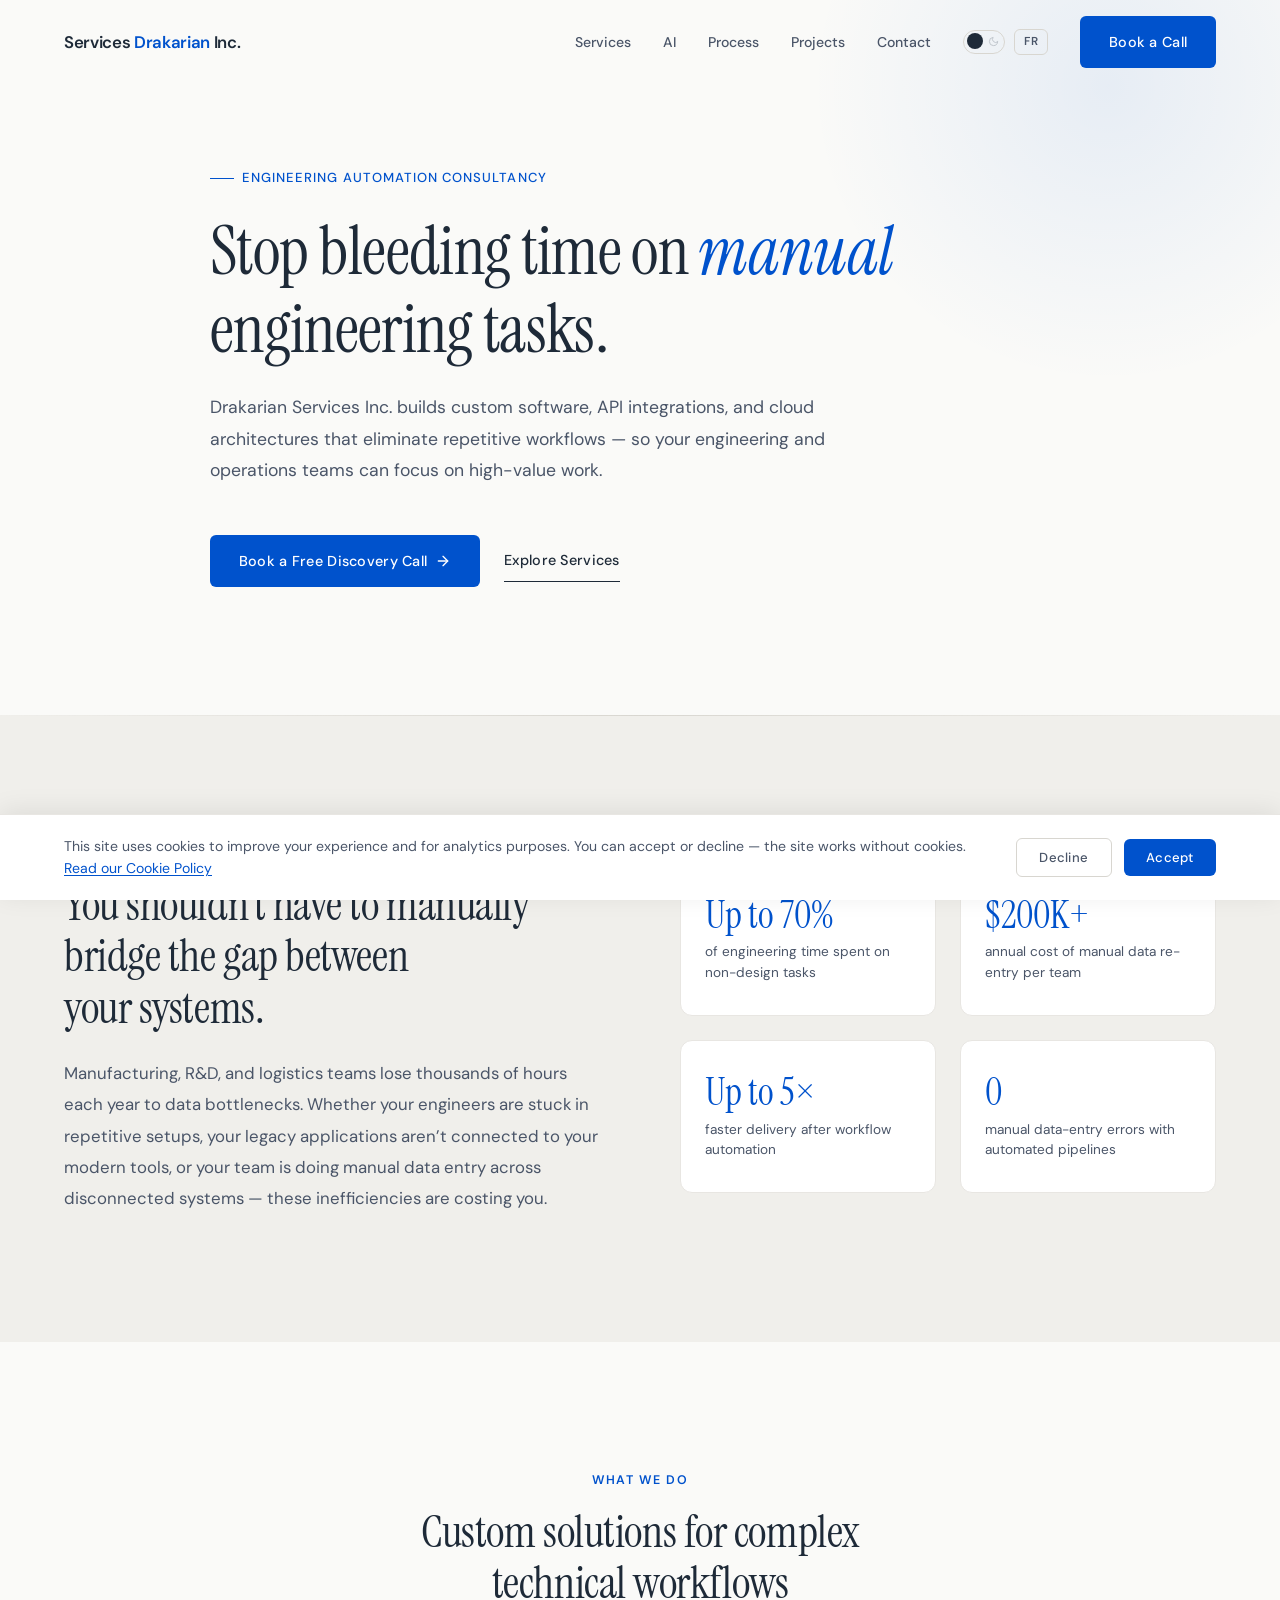
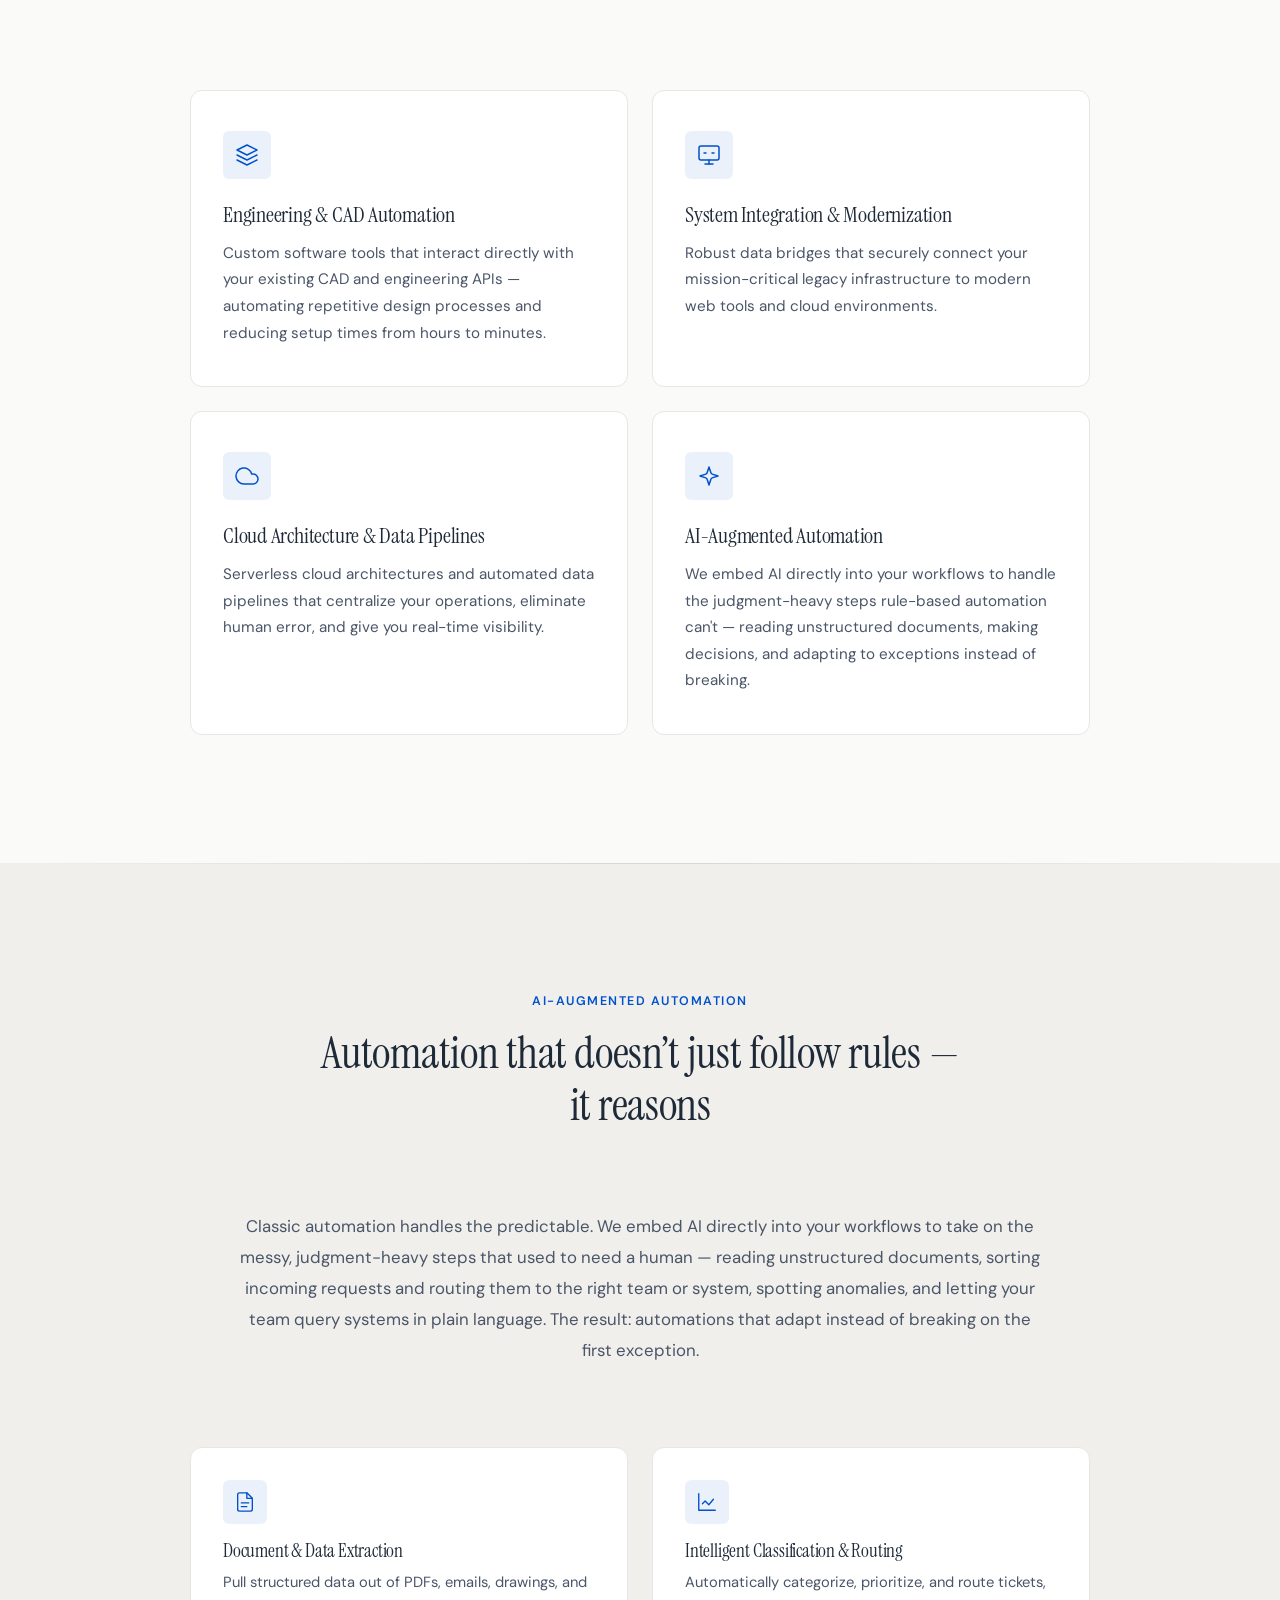
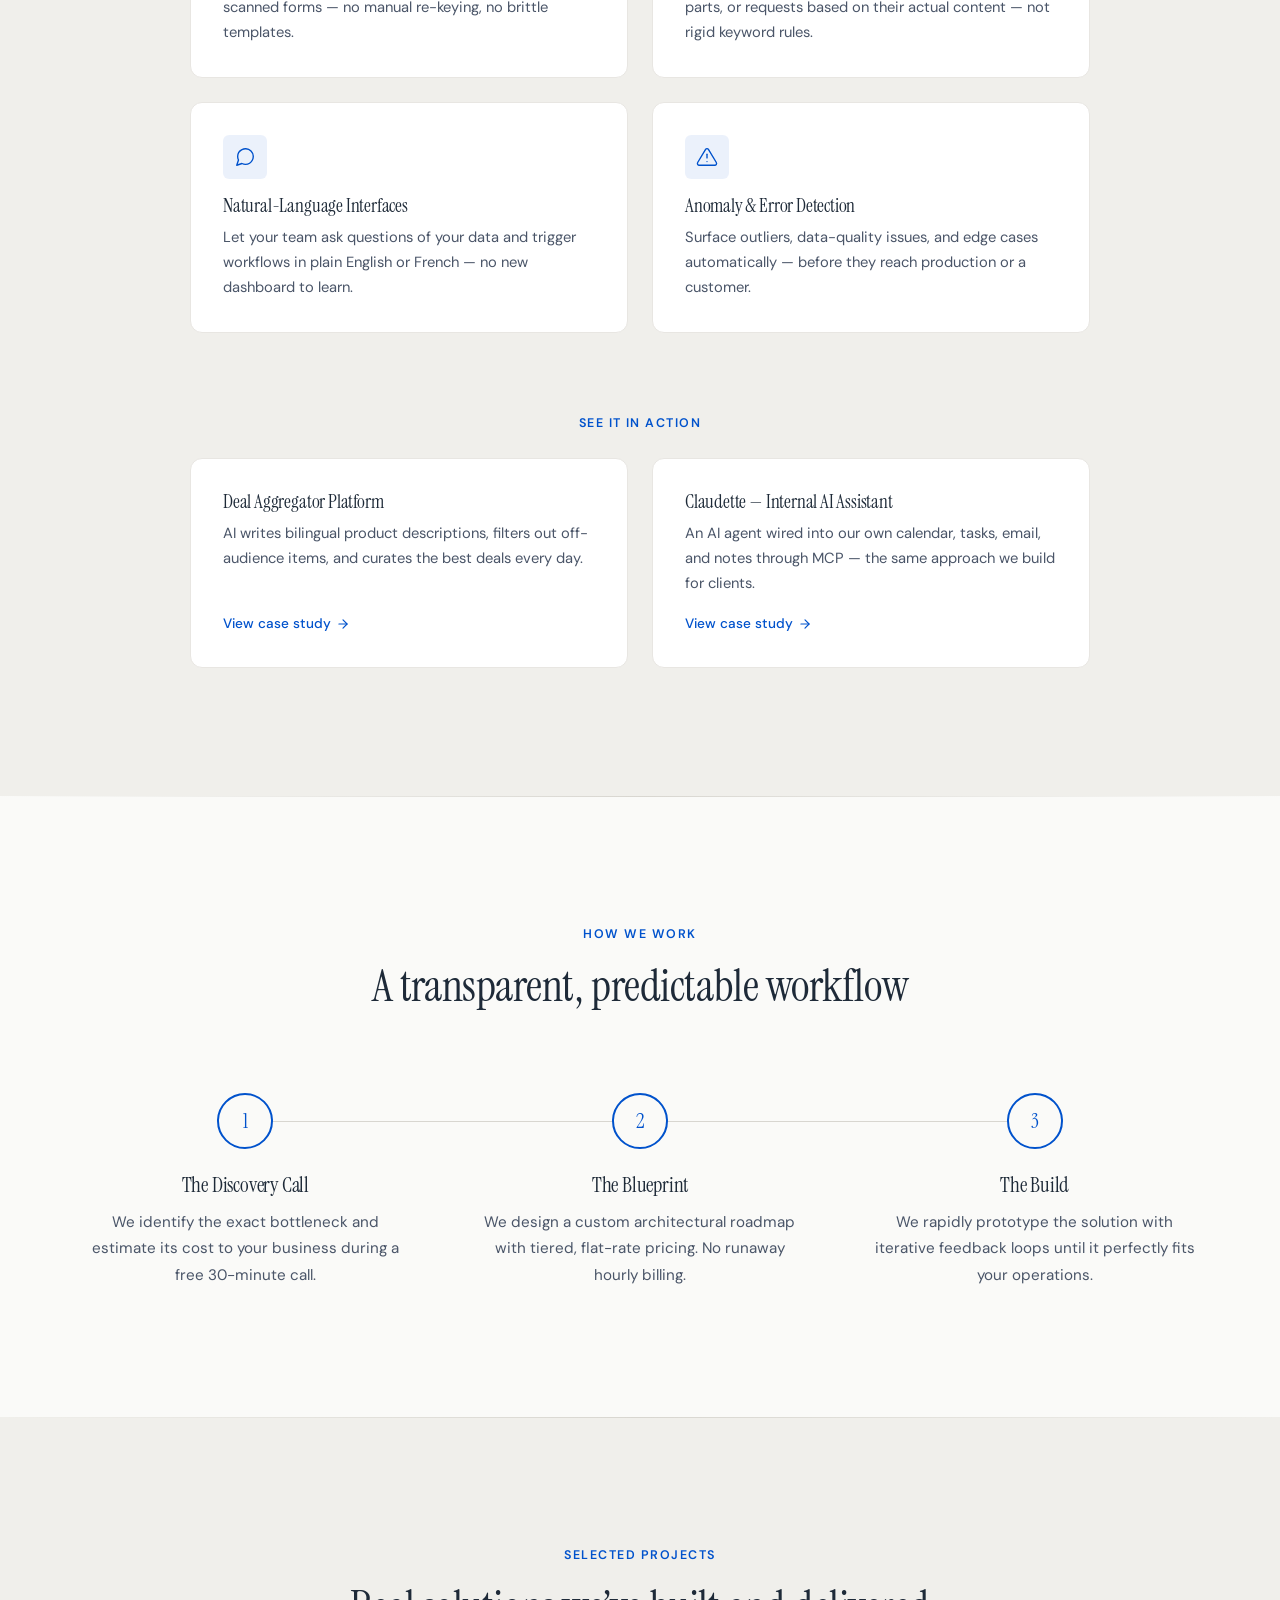
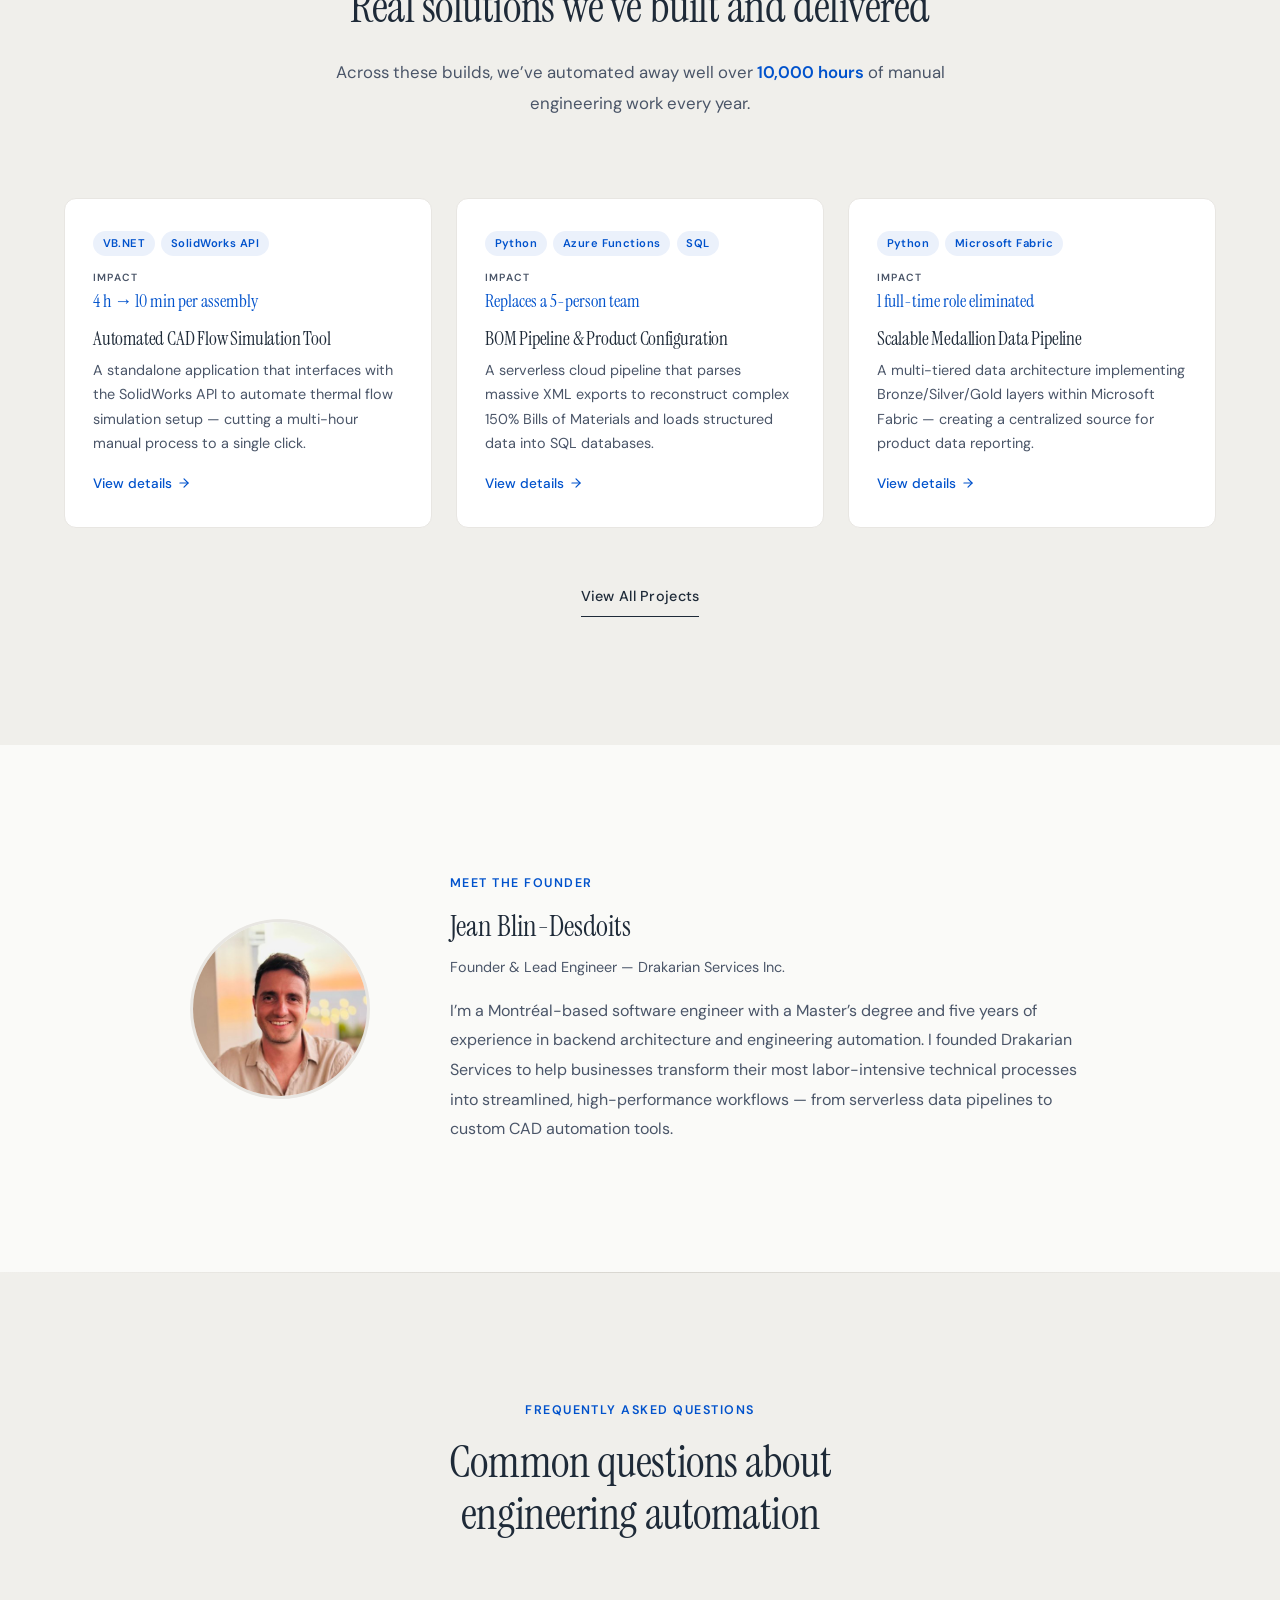
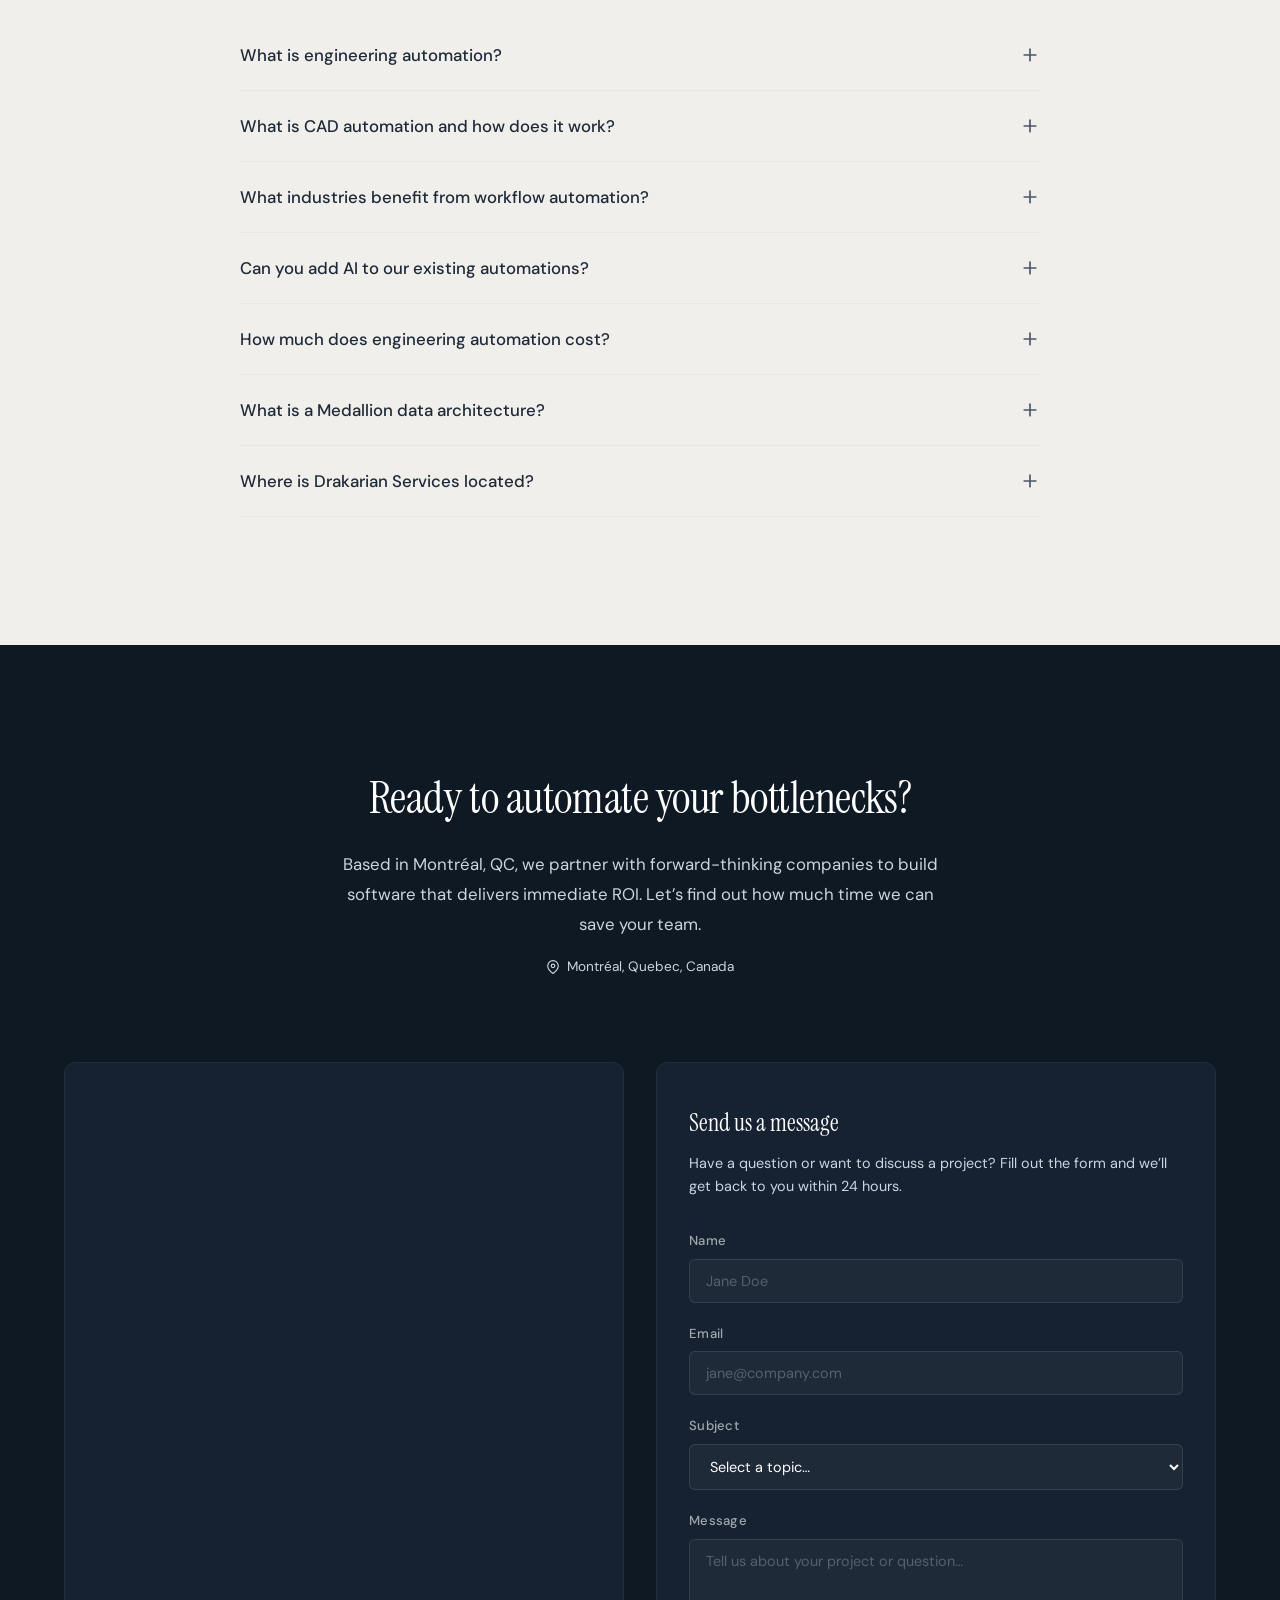
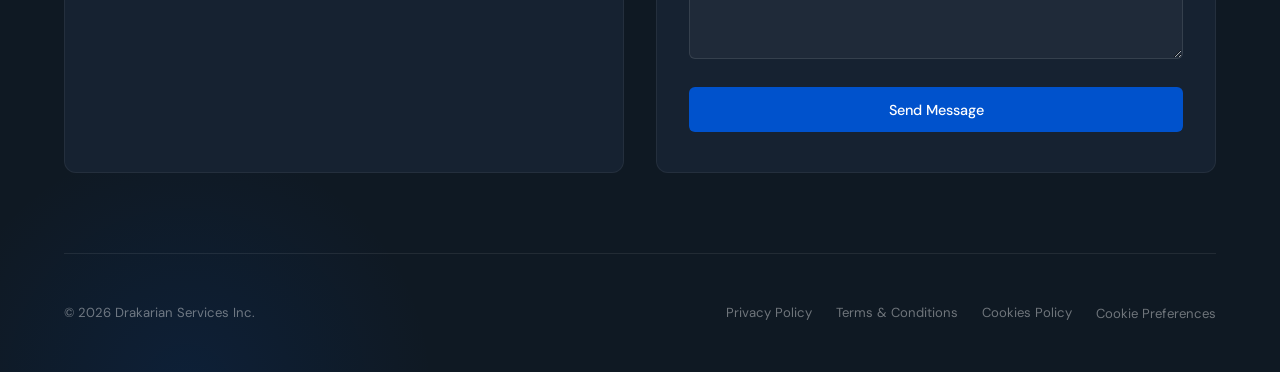
<file: index.html>
<!DOCTYPE html>
<html lang="en-CA">
<head>
  <meta charset="UTF-8">
  <meta name="viewport" content="width=device-width, initial-scale=1.0">

  <!-- ===== SEO Meta ===== -->
  <title>Drakarian Services Inc. — Engineering Automation & System Integration | Montréal</title>
  <meta name="description" content="Drakarian Services Inc. builds custom software, API integrations, and cloud architectures that eliminate repetitive engineering workflows. Based in Montréal, QC.">
  <meta name="robots" content="index, follow">
  <link rel="canonical" href="https://drakarian.tech/">

  <!-- Open Graph -->
  <meta property="og:type" content="website">
  <meta property="og:title" content="Drakarian Services Inc. — Engineering Automation & Integration">
  <meta property="og:description" content="Custom software, API integrations, and cloud architectures that eliminate repetitive engineering workflows. Based in Montréal, QC.">
  <meta property="og:url" content="https://drakarian.tech/">
  <meta property="og:site_name" content="Drakarian Services Inc.">
  <meta property="og:locale" content="en_CA">
  <meta property="og:locale:alternate" content="fr_CA">
  <meta property="og:image" content="https://drakarian.tech/assets/og-image.png">
  <meta property="og:image:type" content="image/png">
  <meta property="og:image:width" content="1200">
  <meta property="og:image:height" content="630">
  <meta property="og:image:alt" content="Drakarian Services Inc. — Engineering Automation & System Integration">

  <!-- Twitter Card -->
  <meta name="twitter:card" content="summary_large_image">
  <meta name="twitter:title" content="Drakarian Services Inc. — Engineering Automation & Integration">
  <meta name="twitter:description" content="Custom software, API integrations, and cloud architectures that eliminate repetitive engineering workflows.">
  <meta name="twitter:image" content="https://drakarian.tech/assets/og-image.png">
  <meta name="twitter:image:alt" content="Drakarian Services Inc. — Engineering Automation & System Integration">

  <!-- Structured Data: Organization + Person + Services + FAQ + Speakable -->
  <script type="application/ld+json">
  [{
    "@context": "https://schema.org",
    "@type": "ProfessionalService",
    "name": "Drakarian Services Inc.",
    "description": "Montréal-based engineering automation consultancy that builds custom software, API integrations, CAD automation tools, and cloud data pipelines for manufacturing, R&D, and operations teams.",
    "url": "https://drakarian.tech",
    "logo": "https://drakarian.tech/assets/favicon-96x96.png",
    "image": "https://drakarian.tech/assets/og-image.png",
    "areaServed": [{"@type": "Country", "name": "Canada"}, {"@type": "Country", "name": "United States"}],
    "address": {
      "@type": "PostalAddress",
      "addressLocality": "Montréal",
      "addressRegion": "QC",
      "addressCountry": "CA"
    },
    "founder": {
      "@type": "Person",
      "name": "Jean Blin-Desdoits",
      "jobTitle": "Founder & Lead Engineer",
      "description": "Software engineer with a Master's degree and five years of experience in backend architecture and engineering automation.",
      "image": "https://drakarian.tech/assets/jean-portrait.jpg",
      "worksFor": {"@type": "Organization", "name": "Drakarian Services Inc."},
      "knowsAbout": ["Engineering Automation", "CAD Automation", "Data Pipelines", "Cloud Architecture", "Python", "VB.NET", "Azure", "Microsoft Fabric"]
    },
    "hasOfferCatalog": {
      "@type": "OfferCatalog",
      "name": "Engineering Automation Services",
      "itemListElement": [
        {
          "@type": "Offer",
          "itemOffered": {
            "@type": "Service",
            "name": "Engineering & CAD Automation",
            "description": "Custom software tools that interact directly with CAD and engineering APIs to automate repetitive design processes and reduce setup times from hours to minutes."
          }
        },
        {
          "@type": "Offer",
          "itemOffered": {
            "@type": "Service",
            "name": "System Integration & Modernization",
            "description": "Robust data bridges that securely connect mission-critical legacy infrastructure to modern web tools and cloud environments."
          }
        },
        {
          "@type": "Offer",
          "itemOffered": {
            "@type": "Service",
            "name": "Cloud Architecture & Data Pipelines",
            "description": "Serverless cloud architectures and automated data pipelines that centralize operations, eliminate human error, and provide real-time visibility."
          }
        },
        {
          "@type": "Offer",
          "itemOffered": {
            "@type": "Service",
            "name": "AI-Augmented Automation",
            "description": "Embedding AI into existing automations to handle judgment-heavy steps — document and data extraction from unstructured sources, intelligent classification and routing, natural-language interfaces over internal systems, and automated anomaly detection."
          }
        }
      ]
    },
    "knowsLanguage": ["en", "fr"],
    "priceRange": "$$",
    "speakable": {
      "@type": "SpeakableSpecification",
      "cssSelector": [".hero__content", ".section-header", ".founder__bio"]
    }
  },
  {
    "@context": "https://schema.org",
    "@type": "FAQPage",
    "mainEntity": [
      {
        "@type": "Question",
        "name": "What is engineering automation?",
        "acceptedAnswer": {
          "@type": "Answer",
          "text": "Engineering automation is the use of custom software to eliminate repetitive, manual tasks in engineering workflows. This includes automating CAD processes, building data pipelines that connect disconnected systems, and creating cloud architectures that centralize operations — allowing engineering teams to focus on high-value design work instead of manual data entry and configuration."
        }
      },
      {
        "@type": "Question",
        "name": "What is CAD automation and how does it work?",
        "acceptedAnswer": {
          "@type": "Answer",
          "text": "CAD automation uses custom software that interfaces directly with CAD application APIs (such as SolidWorks, CATIA, or AutoCAD) to programmatically perform tasks that engineers typically do manually. This can include automated simulation setup, batch processing of assemblies, material assignment, and drawing generation — reducing tasks that take hours to just minutes or seconds."
        }
      },
      {
        "@type": "Question",
        "name": "What industries benefit from workflow automation?",
        "acceptedAnswer": {
          "@type": "Answer",
          "text": "Manufacturing, aerospace, automotive, energy, construction, and any industry with engineering teams that rely on CAD software, Bills of Materials, or complex data workflows. Companies with legacy systems that don't communicate with modern tools see the highest ROI from automation — often recovering their investment within the first few months."
        }
      },
      {
        "@type": "Question",
        "name": "How much does engineering automation cost?",
        "acceptedAnswer": {
          "@type": "Answer",
          "text": "Drakarian Services offers flat-rate, tiered pricing based on project scope — not hourly billing. Every engagement begins with a free 30-minute discovery call to identify the specific bottleneck and estimate ROI before any commitment. This transparent approach ensures you know exactly what you're paying for upfront."
        }
      },
      {
        "@type": "Question",
        "name": "What is a Medallion data architecture?",
        "acceptedAnswer": {
          "@type": "Answer",
          "text": "A Medallion architecture is a multi-layered data pipeline pattern where data flows through Bronze (raw ingestion), Silver (cleansed and validated), and Gold (business-level aggregations) layers. This approach ensures data quality, traceability, and enables real-time analytics. Drakarian Services implements Medallion architectures using tools like Microsoft Fabric, Python, and Delta Parquet."
        }
      },
      {
        "@type": "Question",
        "name": "Where is Drakarian Services located?",
        "acceptedAnswer": {
          "@type": "Answer",
          "text": "Drakarian Services Inc. is based in Montréal, Quebec, Canada. We serve clients across North America, working remotely with teams in both English and French."
        }
      },
      {
        "@type": "Question",
        "name": "Can you add AI to our existing automations?",
        "acceptedAnswer": {
          "@type": "Answer",
          "text": "Yes. Drakarian Services embeds AI where it adds real leverage — extracting data from unstructured documents, sorting incoming requests and routing them to the right team or system, building natural-language interfaces over internal systems, and flagging anomalies automatically. Rule-based logic is kept where it is cheaper and more predictable, and AI is used only where judgment is genuinely required — delivering adaptive automation without unnecessary cost."
        }
      }
    ]
  }]
  </script>

  <!-- Fonts — loaded async to avoid render-blocking -->
  <link rel="preconnect" href="https://fonts.googleapis.com">
  <link rel="preconnect" href="https://fonts.gstatic.com" crossorigin>
  <link rel="preload" as="style" href="https://fonts.googleapis.com/css2?family=DM+Sans:ital,opsz,wght@0,9..40,300;0,9..40,400;0,9..40,500;0,9..40,600;1,9..40,400&family=Instrument+Serif:ital@0;1&display=swap">
  <link href="https://fonts.googleapis.com/css2?family=DM+Sans:ital,opsz,wght@0,9..40,300;0,9..40,400;0,9..40,500;0,9..40,600;1,9..40,400&family=Instrument+Serif:ital@0;1&display=swap" rel="stylesheet" media="print" onload="this.media='all'">
  <noscript><link href="https://fonts.googleapis.com/css2?family=DM+Sans:ital,opsz,wght@0,9..40,300;0,9..40,400;0,9..40,500;0,9..40,600;1,9..40,400&family=Instrument+Serif:ital@0;1&display=swap" rel="stylesheet"></noscript>

  <!-- Prevent dark-mode flash -->
  <script>
    (function(){
      var t = localStorage.getItem('drak-theme');
      if (!t) t = window.matchMedia('(prefers-color-scheme:dark)').matches ? 'dark' : 'light';
      document.documentElement.setAttribute('data-theme', t);
    })();
  </script>

  <!-- Favicons -->
  <link rel="icon" type="image/png" href="./assets/favicon-96x96.png" sizes="96x96">
  <link rel="icon" type="image/svg+xml" href="./assets/favicon.svg">
  <link rel="shortcut icon" href="./favicon.ico">
  <link rel="apple-touch-icon" sizes="180x180" href="./assets/apple-touch-icon.png">
  <meta name="apple-mobile-web-app-title" content="Drakarian">
  <link rel="manifest" href="./site.webmanifest">

  <!-- Cookie Consent (GDPR / Law 25) — loaded async since banner appears after page render -->
  <link rel="stylesheet" href="./assets/cookie-consent.css" media="print" onload="this.media='all'">
  <noscript><link rel="stylesheet" href="./assets/cookie-consent.css"></noscript>

  <style>
    /* ===== Light Theme (default) ===== */
    :root {
      --color-bg: #FAFAF8;
      --color-bg-alt: #F0EFEB;
      --color-bg-dark: #0F1923;
      --color-bg-dark-alt: #162231;
      --color-text: #1E2A38;
      --color-text-secondary: #4A5568;
      --color-text-light: #CBD5E0;
      --color-text-on-dark: #E8ECF0;
      --color-accent: #0052CC;
      --color-accent-hover: #003D99;
      --color-accent-subtle: rgba(0, 82, 204, 0.08);
      --color-border: #D8D6D0;
      --color-border-light: #E8E6E2;
      --color-card-bg: #FFFFFF;
      --color-nav-scrolled: rgba(250, 250, 248, 0.92);
      --color-stat-bg: #FFFFFF;
      --font-heading: 'Instrument Serif', Georgia, serif;
      --font-body: 'DM Sans', -apple-system, sans-serif;
      --container: min(1200px, 90vw);
      --container-narrow: min(800px, 90vw);
      --space-xs: 0.5rem;
      --space-sm: 1rem;
      --space-md: 1.5rem;
      --space-lg: 3rem;
      --space-xl: 5rem;
      --space-2xl: 8rem;
      --radius: 6px;
      --radius-lg: 12px;
      --transition: 0.3s cubic-bezier(0.4, 0, 0.2, 1);
    }

    /* ===== Dark Theme ===== */
    [data-theme="dark"] {
      --color-bg: #0D1117;
      --color-bg-alt: #151B23;
      --color-bg-dark: #010409;
      --color-bg-dark-alt: #0D1117;
      --color-text: #E6EDF3;
      --color-text-secondary: #8B949E;
      --color-text-light: #8B949E;
      --color-text-on-dark: #E6EDF3;
      --color-accent: #4493F8;
      --color-accent-hover: #6DB1FF;
      --color-accent-subtle: rgba(68, 147, 248, 0.1);
      --color-border: #30363D;
      --color-border-light: #21262D;
      --color-card-bg: #1C2330;
      --color-nav-scrolled: rgba(13, 17, 23, 0.92);
      --color-stat-bg: #1C2330;
    }

    /* ===== Reset ===== */
    *, *::before, *::after { box-sizing: border-box; margin: 0; padding: 0; }
    html { scroll-behavior: smooth; scroll-padding-top: 80px; font-size: 16px; }

    body {
      font-family: var(--font-body); color: var(--color-text); background: var(--color-bg);
      line-height: 1.7; font-weight: 400; -webkit-font-smoothing: antialiased;
      overflow-x: hidden; transition: background 0.4s ease, color 0.4s ease;
    }

    img { max-width: 100%; display: block; }
    a { color: inherit; text-decoration: none; }
    h1, h2, h3 { font-family: var(--font-heading); font-weight: 400; line-height: 1.15; letter-spacing: -0.01em; }
    p { color: var(--color-text-secondary); transition: color 0.4s ease; }

    /* ===== Buttons ===== */
    .btn {
      display: inline-flex; align-items: center; gap: 0.5rem;
      padding: 0.85rem 1.8rem; border-radius: var(--radius);
      font-family: var(--font-body); font-size: 0.9rem; font-weight: 500;
      letter-spacing: 0.02em; cursor: pointer; border: none;
      transition: all var(--transition); white-space: nowrap;
    }
    .btn--primary { background: var(--color-accent); color: #fff; }
    .btn--primary:hover { background: var(--color-accent-hover); transform: translateY(-1px); box-shadow: 0 4px 20px rgba(0,82,204,0.3); }
    [data-theme="dark"] .btn--primary:hover { box-shadow: 0 4px 20px rgba(68,147,248,0.25); }
    .btn--ghost { background: transparent; color: var(--color-text); padding: 0.5rem 0; border-bottom: 1.5px solid var(--color-text); border-radius: 0; }
    .btn--ghost:hover { border-color: var(--color-accent); color: var(--color-accent); }
    .btn svg { width: 16px; height: 16px; }

    /* ===== Animations ===== */
    @keyframes fadeUp { from { opacity:0; transform:translateY(30px); } to { opacity:1; transform:translateY(0); } }
    .animate { opacity:0; transform:translateY(30px); transition: opacity 0.8s cubic-bezier(0.16,1,0.3,1), transform 0.8s cubic-bezier(0.16,1,0.3,1); }
    .animate.visible { opacity:1; transform:translateY(0); }
    .animate.delay-1 { transition-delay: 0.1s; }
    .animate.delay-2 { transition-delay: 0.2s; }
    .animate.delay-3 { transition-delay: 0.3s; }
    .animate.delay-4 { transition-delay: 0.4s; }

    /* ===== Navigation ===== */
    .nav { position:fixed; top:0; left:0; right:0; z-index:1000; padding:1rem 0; transition:all var(--transition); background:transparent; }
    .nav.scrolled { background: var(--color-nav-scrolled); backdrop-filter:blur(20px); -webkit-backdrop-filter:blur(20px); border-bottom:1px solid var(--color-border-light); padding:0.7rem 0; }
    .nav__inner { width:var(--container); margin:0 auto; display:flex; align-items:center; justify-content:space-between; }
    .nav__logo { font-family:var(--font-body); font-size:1.05rem; font-weight:600; letter-spacing:-0.02em; color:var(--color-text); }
    .nav__logo span { color:var(--color-accent); }
    .nav__links { display:flex; align-items:center; gap:2rem; list-style:none; }
    .nav__links a:not(.btn) { font-size:0.88rem; font-weight:500; color:var(--color-text-secondary); transition:color var(--transition); }
    .nav__links a:not(.btn):hover { color:var(--color-text); }

    /* ===== Toggles ===== */
    .nav__toggles { display:flex; align-items:center; gap:0.6rem; }
    .theme-toggle {
      background:none; border:1.5px solid var(--color-border); border-radius:50px;
      cursor:pointer; width:42px; height:24px; position:relative; transition:all var(--transition); padding:0; flex-shrink:0;
    }
    .theme-toggle:hover { border-color:var(--color-accent); }
    .theme-toggle__thumb {
      width:16px; height:16px; border-radius:50%; background:var(--color-text);
      position:absolute; top:2.5px; left:3px; transition:all 0.4s cubic-bezier(0.68,-0.55,0.27,1.55);
    }
    [data-theme="dark"] .theme-toggle__thumb { left:21px; background:var(--color-accent); }
    .theme-toggle__icons { position:absolute; inset:0; display:flex; align-items:center; justify-content:space-between; padding:0 5px; pointer-events:none; }
    .theme-toggle__icons svg { width:11px; height:11px; opacity:0.5; }
    .theme-toggle__icons .icon-sun { stroke:#F59E0B; fill:none; }
    .theme-toggle__icons .icon-moon { stroke:#8B949E; fill:none; }
    .lang-toggle {
      background:none; border:1.5px solid var(--color-border); border-radius:var(--radius);
      cursor:pointer; padding:0.2rem 0.55rem; font-family:var(--font-body);
      font-size:0.72rem; font-weight:600; letter-spacing:0.06em; text-transform:uppercase;
      color:var(--color-text-secondary); transition:all var(--transition); line-height:1.5; flex-shrink:0;
    }
    .lang-toggle:hover { border-color:var(--color-accent); color:var(--color-accent); }

    /* Burger */
    .nav__right-group { display:flex; align-items:center; gap:0.6rem; }
    .nav__burger { display:none; background:none; border:none; cursor:pointer; padding:0.5rem; z-index:1001; }
    .nav__burger span { display:block; width:22px; height:1.5px; background:var(--color-text); margin:5px 0; transition:all var(--transition); }
    .nav__burger.active span:nth-child(1) { transform:rotate(45deg) translate(4px,4px); }
    .nav__burger.active span:nth-child(2) { opacity:0; }
    .nav__burger.active span:nth-child(3) { transform:rotate(-45deg) translate(5px,-5px); }

    /* Mobile menu */
    .nav__mobile { display:none; position:fixed; inset:0; background:var(--color-bg); z-index:999; flex-direction:column; align-items:center; justify-content:center; gap:2rem; transition:background 0.4s ease; }
    .nav__mobile.active { display:flex; }
    .nav__mobile a { font-family:var(--font-heading); font-size:2rem; color:var(--color-text); }

    @media (max-width: 768px) {
      .nav__links { display:none; }
      .nav__burger { display:block; }
    }
    @media (min-width: 769px) {
      .nav__toggles--mobile { display:none !important; }
    }

    /* ===== Hero ===== */
    .hero { padding:calc(var(--space-2xl) + 2rem) 0 var(--space-2xl); position:relative; overflow:hidden; }
    .hero::before { content:''; position:absolute; top:-30%; right:-10%; width:600px; height:600px; background:radial-gradient(circle,var(--color-accent-subtle) 0%,transparent 70%); border-radius:50%; pointer-events:none; }
    .hero__content { width:var(--container); margin:0 auto; max-width:860px; }
    .hero__tag { display:inline-flex; align-items:center; gap:0.5rem; font-size:0.82rem; font-weight:500; letter-spacing:0.08em; text-transform:uppercase; color:var(--color-accent); margin-bottom:var(--space-md); animation:fadeUp 0.8s cubic-bezier(0.16,1,0.3,1) 0.2s both; }
    .hero__tag::before { content:''; width:24px; height:1.5px; background:var(--color-accent); }
    .hero h1 { font-size:clamp(2.6rem,5.5vw,4.2rem); margin-bottom:var(--space-md); animation:fadeUp 0.8s cubic-bezier(0.16,1,0.3,1) 0.35s both; }
    .hero h1 em { font-style:italic; color:var(--color-accent); }
    .hero p { font-size:1.1rem; line-height:1.8; max-width:640px; margin-bottom:var(--space-lg); animation:fadeUp 0.8s cubic-bezier(0.16,1,0.3,1) 0.5s both; }
    .hero__actions { display:flex; align-items:center; gap:1.5rem; flex-wrap:wrap; animation:fadeUp 0.8s cubic-bezier(0.16,1,0.3,1) 0.65s both; }

    /* ===== Problem ===== */
    .problem { padding:var(--space-2xl) 0; background:var(--color-bg-alt); position:relative; transition:background 0.4s ease; }
    .problem::before { content:''; position:absolute; top:0; left:0; right:0; height:1px; background:linear-gradient(90deg,transparent,var(--color-border),transparent); }
    .problem__inner { width:var(--container); margin:0 auto; display:grid; grid-template-columns:1fr 1fr; gap:var(--space-xl); align-items:center; }
    .problem__label { font-size:0.78rem; font-weight:600; letter-spacing:0.12em; text-transform:uppercase; color:var(--color-accent); margin-bottom:var(--space-sm); }
    .problem h2 { font-size:clamp(2rem,3.5vw,2.8rem); margin-bottom:var(--space-md); }
    .problem p { font-size:1.05rem; line-height:1.85; }
    .problem__stats { display:grid; grid-template-columns:1fr 1fr; gap:1.5rem; }
    .stat { background:var(--color-stat-bg); border:1px solid var(--color-border-light); border-radius:var(--radius-lg); padding:2rem 1.5rem; transition:all var(--transition); }
    .stat:hover { border-color:var(--color-accent); box-shadow:0 8px 30px rgba(0,82,204,0.06); }
    .stat__number { font-family:var(--font-heading); font-size:2.4rem; color:var(--color-accent); line-height:1; margin-bottom:0.5rem; }
    .stat__label { font-size:0.85rem; color:var(--color-text-secondary); line-height:1.5; }
    @media (max-width: 768px) { .problem__inner { grid-template-columns:1fr; gap:var(--space-lg); } }

    /* ===== Services ===== */
    .services { padding:var(--space-2xl) 0; }
    .section-header { text-align:center; margin-bottom:var(--space-xl); }
    .section-header__label { font-size:0.78rem; font-weight:600; letter-spacing:0.12em; text-transform:uppercase; color:var(--color-accent); margin-bottom:var(--space-sm); }
    .section-header h2 { font-size:clamp(2rem,3.5vw,2.8rem); max-width:650px; margin:0 auto; }
    .services__grid { width:var(--container); max-width:900px; margin:0 auto; display:grid; grid-template-columns:repeat(2,1fr); gap:1.5rem; }
    .service-card { background:var(--color-card-bg); border:1px solid var(--color-border-light); border-radius:var(--radius-lg); padding:2.5rem 2rem; transition:all 0.4s cubic-bezier(0.16,1,0.3,1); position:relative; overflow:hidden; }
    .service-card::after { content:''; position:absolute; top:0; left:0; right:0; height:3px; background:var(--color-accent); transform:scaleX(0); transform-origin:left; transition:transform 0.4s cubic-bezier(0.16,1,0.3,1); }
    .service-card:hover { border-color:var(--color-accent); transform:translateY(-4px); box-shadow:0 12px 40px rgba(0,82,204,0.08); }
    .service-card:hover::after { transform:scaleX(1); }
    .service-card__icon { width:48px; height:48px; border-radius:var(--radius); background:var(--color-accent-subtle); display:flex; align-items:center; justify-content:center; margin-bottom:var(--space-md); }
    .service-card__icon svg { width:24px; height:24px; stroke:var(--color-accent); fill:none; stroke-width:1.5; stroke-linecap:round; stroke-linejoin:round; }
    .service-card h3 { font-size:1.35rem; margin-bottom:0.75rem; font-family:var(--font-heading); }
    .service-card p { font-size:0.95rem; line-height:1.75; }
    @media (max-width: 900px) { .services__grid { grid-template-columns:1fr; max-width:500px; margin:0 auto; } }

    /* ===== AI ===== */
    .ai { padding:var(--space-2xl) 0; background:var(--color-bg-alt); position:relative; transition:background 0.4s ease; }
    .ai::before { content:''; position:absolute; top:0; left:0; right:0; height:1px; background:linear-gradient(90deg,transparent,var(--color-border),transparent); }
    .ai__intro { width:var(--container-narrow); margin:0 auto var(--space-xl); text-align:center; }
    .ai__intro p { font-size:1.05rem; line-height:1.85; margin-top:var(--space-sm); }
    .ai__grid { width:var(--container); max-width:900px; margin:0 auto; display:grid; grid-template-columns:repeat(2,1fr); gap:1.5rem; }
    .ai-card { background:var(--color-card-bg); border:1px solid var(--color-border-light); border-radius:var(--radius-lg); padding:2rem; transition:all 0.4s cubic-bezier(0.16,1,0.3,1); position:relative; overflow:hidden; }
    .ai-card::after { content:''; position:absolute; top:0; left:0; right:0; height:3px; background:var(--color-accent); transform:scaleX(0); transform-origin:left; transition:transform 0.4s cubic-bezier(0.16,1,0.3,1); }
    .ai-card:hover { border-color:var(--color-accent); transform:translateY(-4px); box-shadow:0 12px 40px rgba(0,82,204,0.08); }
    .ai-card:hover::after { transform:scaleX(1); }
    .ai-card__icon { width:44px; height:44px; border-radius:var(--radius); background:var(--color-accent-subtle); display:flex; align-items:center; justify-content:center; margin-bottom:var(--space-sm); }
    .ai-card__icon svg { width:22px; height:22px; stroke:var(--color-accent); fill:none; stroke-width:1.5; stroke-linecap:round; stroke-linejoin:round; }
    .ai-card h3 { font-size:1.2rem; margin-bottom:0.5rem; font-family:var(--font-heading); }
    .ai-card p { font-size:0.92rem; line-height:1.7; }
    .ai__cases { width:var(--container); max-width:900px; margin:var(--space-xl) auto 0; }
    .ai__cases-label { text-align:center; font-size:0.78rem; font-weight:600; letter-spacing:0.12em; text-transform:uppercase; color:var(--color-accent); margin-bottom:var(--space-md); }
    .ai__cases-grid { display:grid; grid-template-columns:repeat(2,1fr); gap:1.5rem; }
    .ai-case { display:flex; flex-direction:column; background:var(--color-card-bg); border:1px solid var(--color-border-light); border-radius:var(--radius-lg); padding:2rem; transition:all 0.4s cubic-bezier(0.16,1,0.3,1); position:relative; overflow:hidden; }
    .ai-case::after { content:''; position:absolute; top:0; left:0; right:0; height:3px; background:var(--color-accent); transform:scaleX(0); transform-origin:left; transition:transform 0.4s cubic-bezier(0.16,1,0.3,1); }
    .ai-case:hover { border-color:var(--color-accent); transform:translateY(-4px); box-shadow:0 12px 40px rgba(0,82,204,0.08); }
    .ai-case:hover::after { transform:scaleX(1); }
    .ai-case h3 { font-size:1.2rem; margin-bottom:0.5rem; font-family:var(--font-heading); }
    .ai-case p { font-size:0.92rem; line-height:1.7; flex-grow:1; }
    .ai-case__link { display:inline-flex; align-items:center; gap:0.3rem; font-size:0.85rem; font-weight:500; color:var(--color-accent); margin-top:var(--space-sm); transition:gap var(--transition); }
    .ai-case:hover .ai-case__link { gap:0.6rem; }
    .ai-case__link svg { width:14px; height:14px; }
    @media (max-width: 700px) { .ai__cases-grid { grid-template-columns:1fr; max-width:480px; margin:0 auto; } }
    @media (max-width: 700px) { .ai__grid { grid-template-columns:1fr; max-width:480px; } }

    /* ===== Process ===== */
    .process { padding:var(--space-2xl) 0; background:var(--color-bg); position:relative; transition:background 0.4s ease; }
    .process::before { content:''; position:absolute; top:0; left:0; right:0; height:1px; background:linear-gradient(90deg,transparent,var(--color-border),transparent); }
    .process__steps { width:var(--container); margin:0 auto; display:grid; grid-template-columns:repeat(3,1fr); gap:2rem; position:relative; }
    .process__steps::before { content:''; position:absolute; top:28px; left:calc(100%/6); right:calc(100%/6); height:1px; background:var(--color-border); }
    .step { text-align:center; position:relative; }
    .step__number { width:56px; height:56px; border-radius:50%; background:var(--color-bg); border:2px solid var(--color-accent); display:flex; align-items:center; justify-content:center; font-family:var(--font-heading); font-size:1.3rem; color:var(--color-accent); margin:0 auto var(--space-md); position:relative; z-index:1; transition:all var(--transition); }
    .step:hover .step__number { background:var(--color-accent); color:#fff; }
    .step h3 { font-size:1.3rem; margin-bottom:0.75rem; }
    .step p { font-size:0.95rem; line-height:1.75; max-width:320px; margin:0 auto; }
    @media (max-width: 768px) { .process__steps { grid-template-columns:1fr; max-width:400px; margin:0 auto; } .process__steps::before { display:none; } }

    /* ===== Footer / Contact ===== */
    .footer-cta { padding:var(--space-2xl) 0 var(--space-lg); background:var(--color-bg-dark); color:var(--color-text-on-dark); position:relative; overflow:hidden; transition:background 0.4s ease; }
    [data-theme="dark"] .footer-cta { background:#010409; }
    .footer-cta::before { content:''; position:absolute; bottom:-20%; left:-5%; width:500px; height:500px; background:radial-gradient(circle,rgba(0,82,204,0.12) 0%,transparent 70%); border-radius:50%; pointer-events:none; }
    .footer-cta__header { text-align:center; margin-bottom:var(--space-xl); position:relative; z-index:1; }
    .footer-cta__header h2 { font-size:clamp(2rem,3.5vw,2.8rem); color:#fff; margin-bottom:var(--space-md); }
    .footer-cta__header p { color:var(--color-text-light); font-size:1.05rem; max-width:600px; margin:0 auto; line-height:1.8; }
    .footer-cta__location { display:inline-flex; align-items:center; gap:0.4rem; font-size:0.85rem; color:var(--color-text-light); margin-top:var(--space-sm); }
    .footer-cta__location svg { width:14px; height:14px; stroke:var(--color-text-light); fill:none; }

    /* Contact grid: Calendly + Form side by side */
    .contact-grid {
      width: var(--container);
      margin: 0 auto var(--space-xl);
      display: grid;
      grid-template-columns: 1fr 1fr;
      gap: 2rem;
      position: relative;
      z-index: 1;
    }

    #calendly-embed {
      min-height: 700px;
      background: var(--color-bg-dark-alt);
      border: 1px solid rgba(255,255,255,0.06);
      border-radius: var(--radius-lg);
      display: flex;
      align-items: center;
      justify-content: center;
      overflow: hidden;
    }
    #calendly-embed .placeholder-text { color:rgba(255,255,255,0.3); font-size:0.9rem; font-weight:500; letter-spacing:0.05em; }
    #calendly-embed .calendly-inline-widget { width:100%; height:100%; min-height:700px; }

    /* Contact form */
    .contact-form {
      background: var(--color-bg-dark-alt);
      border: 1px solid rgba(255,255,255,0.06);
      border-radius: var(--radius-lg);
      padding: 2.5rem 2rem;
      display: flex;
      flex-direction: column;
    }
    .contact-form__title {
      font-family: var(--font-heading);
      font-size: 1.5rem;
      color: #fff;
      margin-bottom: 0.5rem;
    }
    .contact-form__subtitle {
      font-size: 0.9rem;
      color: var(--color-text-light);
      margin-bottom: 2rem;
      line-height: 1.6;
    }
    .form-group { margin-bottom: 1.25rem; }
    .form-group label {
      display: block;
      font-size: 0.82rem;
      font-weight: 500;
      color: rgba(255,255,255,0.6);
      margin-bottom: 0.4rem;
      letter-spacing: 0.02em;
    }
    .form-group input,
    .form-group textarea,
    .form-group select {
      width: 100%;
      padding: 0.75rem 1rem;
      background: rgba(255,255,255,0.04);
      border: 1px solid rgba(255,255,255,0.1);
      border-radius: var(--radius);
      color: #fff;
      font-family: var(--font-body);
      font-size: 0.9rem;
      transition: border-color var(--transition);
      outline: none;
    }
    .form-group input::placeholder,
    .form-group textarea::placeholder { color: rgba(255,255,255,0.25); }
    .form-group input:focus,
    .form-group textarea:focus,
    .form-group select:focus { border-color: var(--color-accent); }
    .form-group textarea { resize: vertical; min-height: 120px; }
    .form-group select { cursor: pointer; }
    .form-group select option { background: var(--color-bg-dark); color: #fff; }

    .contact-form .btn--send {
      margin-top: auto;
      padding: 0.85rem 2rem;
      background: var(--color-accent);
      color: #fff;
      border: none;
      border-radius: var(--radius);
      font-family: var(--font-body);
      font-size: 0.9rem;
      font-weight: 500;
      cursor: pointer;
      transition: all var(--transition);
      width: 100%;
    }
    .contact-form .btn--send:hover { background: var(--color-accent-hover); transform: translateY(-1px); }
    .contact-form__success {
      display: none;
      text-align: center;
      padding: 2rem;
      color: #4ADE80;
      font-weight: 500;
    }
    .contact-form__success svg { width: 48px; height: 48px; stroke: #4ADE80; fill: none; margin: 0 auto 1rem; }

    @media (max-width: 900px) {
      .contact-grid { grid-template-columns: 1fr; }
    }

    .footer-bottom { width:var(--container); margin:0 auto; display:flex; align-items:center; justify-content:space-between; padding-top:var(--space-lg); border-top:1px solid rgba(255,255,255,0.08); position:relative; z-index:1; }
    .footer-bottom__copy { font-size:0.82rem; color:rgba(255,255,255,0.4); }
    .footer-bottom__links { display:flex; gap:1.5rem; }
    .footer-bottom__links a { font-size:0.82rem; color:rgba(255,255,255,0.4); transition:color var(--transition); }
    .footer-bottom__links a:hover { color:#fff; }
    @media (max-width: 640px) { .footer-bottom { flex-direction:column; gap:1rem; text-align:center; } }

    /* ===== Founder ===== */
    .founder { padding:var(--space-2xl) 0; background:var(--color-bg);}
    .founder__inner { width:var(--container); margin:0 auto; display:grid; grid-template-columns:auto 1fr; gap:var(--space-xl); align-items:center; max-width:900px; }
    .founder__photo { width:180px; height:180px; border-radius:50%; overflow:hidden; border:3px solid var(--color-border-light); flex-shrink:0; }
    .founder__photo img { width:100%; height:100%; object-fit:cover; }
    .founder__label { font-size:0.78rem; font-weight:600; letter-spacing:0.12em; text-transform:uppercase; color:var(--color-accent); margin-bottom:var(--space-xs); }
    .founder__name { font-family:var(--font-heading); font-size:1.8rem; margin-bottom:0.25rem; }
    .founder__role { font-size:0.9rem; color:var(--color-text-secondary); margin-bottom:var(--space-sm); }
    .founder__bio { font-size:1rem; line-height:1.85; color:var(--color-text-secondary); }
    @media (max-width: 768px) {
      .founder__inner { grid-template-columns:1fr; text-align:center; justify-items:center; gap:var(--space-lg); }
    }

    /* ===== Project Teasers ===== */
    .projects-teaser { padding:var(--space-2xl) 0; background:var(--color-bg-alt); position:relative; transition:background 0.4s ease; }
    .projects-teaser::before { content:''; position:absolute; top:0; left:0; right:0; height:1px; background:linear-gradient(90deg,transparent,var(--color-border),transparent); }
    .projects-teaser__grid { width:var(--container); margin:0 auto; display:grid; grid-template-columns:repeat(3,1fr); gap:1.5rem; }
    .project-card { background:var(--color-card-bg); border:1px solid var(--color-border-light); border-radius:var(--radius-lg); padding:2rem 1.75rem; transition:all 0.4s cubic-bezier(0.16,1,0.3,1); position:relative; overflow:hidden; display:flex; flex-direction:column; }
    .project-card::after { content:''; position:absolute; top:0; left:0; right:0; height:3px; background:var(--color-accent); transform:scaleX(0); transform-origin:left; transition:transform 0.4s cubic-bezier(0.16,1,0.3,1); }
    .project-card:hover { border-color:var(--color-accent); transform:translateY(-4px); box-shadow:0 12px 40px rgba(0,82,204,0.08); }
    .project-card:hover::after { transform:scaleX(1); }
    .project-card__tags { display:flex; flex-wrap:wrap; gap:0.4rem; margin-bottom:var(--space-sm); }
    .project-card__tag { font-size:0.7rem; font-weight:600; letter-spacing:0.04em; padding:0.2rem 0.6rem; background:var(--color-accent-subtle); color:var(--color-accent); border-radius:50px; }
    .project-card__kpi { font-family:var(--font-heading); font-size:1.15rem; color:var(--color-accent); line-height:1.2; margin-bottom:var(--space-sm); }
    .project-card__kpi::before { content:'Impact'; display:block; font-family:var(--font-body); font-size:0.65rem; font-weight:600; letter-spacing:0.12em; text-transform:uppercase; color:var(--color-text-secondary); margin-bottom:0.3rem; }
    .projects-teaser__lead { text-align:center; max-width:620px; margin:var(--space-md) auto 0; font-size:1.05rem; line-height:1.8; }
    .projects-teaser__lead strong { font-weight:600; color:var(--color-accent); }
    .project-card h3 { font-family:var(--font-heading); font-size:1.2rem; margin-bottom:0.5rem; }
    .project-card p { font-size:0.9rem; line-height:1.7; color:var(--color-text-secondary); flex-grow:1; }
    .project-card__link { display:inline-flex; align-items:center; gap:0.3rem; font-size:0.85rem; font-weight:500; color:var(--color-accent); margin-top:var(--space-sm); transition:gap var(--transition); }
    .project-card__link:hover { gap:0.6rem; }
    .project-card__link svg { width:14px; height:14px; }
    .projects-teaser__cta { text-align:center; margin-top:var(--space-lg); }
    @media (max-width: 900px) { .projects-teaser__grid { grid-template-columns:1fr; max-width:500px; margin:0 auto; } }

    /* ===== FAQ ===== */
    .faq { padding:var(--space-2xl) 0; background:var(--color-bg-alt); position:relative; transition:background 0.4s ease; }
    .faq::before { content:''; position:absolute; top:0; left:0; right:0; height:1px; background:linear-gradient(90deg,transparent,var(--color-border),transparent); }
    .faq__list { width:var(--container-narrow); margin:0 auto; }
    .faq__item { border-bottom:1px solid var(--color-border-light); }
    .faq__question { width:100%; background:none; border:none; padding:1.5rem 0; display:flex; align-items:center; justify-content:space-between; cursor:pointer; font-family:var(--font-body); font-size:1.05rem; font-weight:500; color:var(--color-text); text-align:left; gap:1rem; transition:color var(--transition); }
    .faq__question:hover { color:var(--color-accent); }
    .faq__question svg { width:20px; height:20px; flex-shrink:0; stroke:var(--color-text-secondary); transition:transform 0.3s ease; }
    .faq__question[aria-expanded="true"] svg { transform:rotate(45deg); }
    .faq__answer { max-height:0; overflow:hidden; transition:max-height 0.4s cubic-bezier(0.16,1,0.3,1); }
    .faq__answer p { padding-bottom:1.5rem; font-size:0.95rem; line-height:1.85; max-width:700px; }
  </style>
</head>
<body>

  <!-- ===== Navigation ===== -->
  <!-- Shared navigation injected by assets/site-nav.js (single source of truth) -->
  <div id="site-nav"></div>
  <script src="./assets/site-nav.js"></script>

  <!-- ===== Hero ===== -->
  <section class="hero">
    <div class="hero__content">
      <div class="hero__tag" data-i18n="hero.tag">Engineering Automation Consultancy</div>
      <h1 data-i18n="hero.h1">Stop bleeding time on <em>manual</em> engineering&nbsp;tasks.</h1>
      <p data-i18n="hero.p">Drakarian Services Inc. builds custom software, API integrations, and cloud architectures that eliminate repetitive workflows — so your engineering and operations teams can focus on high-value&nbsp;work.</p>
      <div class="hero__actions">
        <a href="#contact" class="btn btn--primary" data-i18n="hero.cta">
          Book a Free Discovery Call
          <svg viewBox="0 0 24 24" fill="none" stroke="currentColor" stroke-width="2" stroke-linecap="round" stroke-linejoin="round"><path d="M5 12h14"/><path d="m12 5 7 7-7 7"/></svg>
        </a>
        <a href="#services" class="btn btn--ghost" data-i18n="hero.cta2">Explore Services</a>
      </div>
    </div>
  </section>

  <!-- ===== Problem ===== -->
  <section class="problem" id="problem">
    <div class="problem__inner">
      <div class="animate">
        <div class="problem__label" data-i18n="problem.label">The Problem</div>
        <h2 data-i18n="problem.h2">You shouldn't have to manually bridge the gap between your&nbsp;systems.</h2>
        <p data-i18n="problem.p">Manufacturing, R&amp;D, and logistics teams lose thousands of hours each year to data bottlenecks. Whether your engineers are stuck in repetitive setups, your legacy applications aren't connected to your modern tools, or your team is doing manual data entry across disconnected systems — these inefficiencies are costing&nbsp;you.</p>
      </div>
      <div class="problem__stats">
        <div class="stat animate delay-1">
          <div class="stat__number" data-i18n="stat.1.num">Up to 70%</div>
          <div class="stat__label" data-i18n="stat.1">of engineering time spent on non-design tasks</div>
        </div>
        <div class="stat animate delay-2">
          <div class="stat__number">$200K+</div>
          <div class="stat__label" data-i18n="stat.2">annual cost of manual data re-entry per team</div>
        </div>
        <div class="stat animate delay-1">
          <div class="stat__number" data-i18n="stat.3.num">Up to 5×</div>
          <div class="stat__label" data-i18n="stat.3">faster delivery after workflow automation</div>
        </div>
        <div class="stat animate delay-2">
          <div class="stat__number">0</div>
          <div class="stat__label" data-i18n="stat.4">manual data-entry errors with automated pipelines</div>
        </div>
      </div>
    </div>
  </section>

  <!-- ===== Services ===== -->
  <section class="services" id="services">
    <div class="section-header animate">
      <div class="section-header__label" data-i18n="services.label">What We Do</div>
      <h2 data-i18n="services.h2">Custom solutions for complex technical&nbsp;workflows</h2>
    </div>
    <div class="services__grid">
      <div class="service-card animate delay-1">
        <div class="service-card__icon"><svg viewBox="0 0 24 24"><path d="M12 2L2 7l10 5 10-5-10-5z"/><path d="M2 17l10 5 10-5"/><path d="M2 12l10 5 10-5"/></svg></div>
        <h3 data-i18n="card1.h3">Engineering &amp; CAD Automation</h3>
        <p data-i18n="card1.p">Custom software tools that interact directly with your existing CAD and engineering APIs — automating repetitive design processes and reducing setup times from hours to&nbsp;minutes.</p>
      </div>
      <div class="service-card animate delay-2">
        <div class="service-card__icon"><svg viewBox="0 0 24 24"><rect x="2" y="3" width="20" height="14" rx="2"/><path d="M8 21h8"/><path d="M12 17v4"/><path d="M7 10h2"/><path d="M15 10h2"/></svg></div>
        <h3 data-i18n="card2.h3">System Integration &amp; Modernization</h3>
        <p data-i18n="card2.p">Robust data bridges that securely connect your mission-critical legacy infrastructure to modern web tools and cloud&nbsp;environments.</p>
      </div>
      <div class="service-card animate delay-3">
        <div class="service-card__icon"><svg viewBox="0 0 24 24"><path d="M18 10h-1.26A8 8 0 1 0 9 20h9a5 5 0 0 0 0-10z"/></svg></div>
        <h3 data-i18n="card3.h3">Cloud Architecture &amp; Data Pipelines</h3>
        <p data-i18n="card3.p">Serverless cloud architectures and automated data pipelines that centralize your operations, eliminate human error, and give you real-time&nbsp;visibility.</p>
      </div>
      <div class="service-card animate delay-4">
        <div class="service-card__icon"><svg viewBox="0 0 24 24"><path d="M12 3l1.9 5.8a2 2 0 0 0 1.3 1.3L21 12l-5.8 1.9a2 2 0 0 0-1.3 1.3L12 21l-1.9-5.8a2 2 0 0 0-1.3-1.3L3 12l5.8-1.9a2 2 0 0 0 1.3-1.3L12 3z"/></svg></div>
        <h3 data-i18n="card4.h3">AI-Augmented Automation</h3>
        <p data-i18n="card4.p">We embed AI directly into your workflows to handle the judgment-heavy steps rule-based automation can't — reading unstructured documents, making decisions, and adapting to exceptions instead of breaking.</p>
        <!-- <a href="#ai" class="project-card__link" data-i18n="card4.link">Explore our AI approach <svg viewBox="0 0 24 24" fill="none" stroke="currentColor" stroke-width="2" stroke-linecap="round" stroke-linejoin="round"><path d="M5 12h14"/><path d="m12 5 7 7-7 7"/></svg></a> -->
      </div>
    </div>
  </section>

  <!-- ===== AI ===== -->
  <section class="ai" id="ai">
    <div class="section-header animate">
      <div class="section-header__label" data-i18n="ai.label">AI-Augmented Automation</div>
      <h2 data-i18n="ai.h2">Automation that doesn't just follow rules — it&nbsp;reasons</h2>
    </div>
    <div class="ai__intro animate">
      <p data-i18n="ai.intro">Classic automation handles the predictable. We embed AI directly into your workflows to take on the messy, judgment-heavy steps that used to need a human — reading unstructured documents, sorting incoming requests and routing them to the right team or system, spotting anomalies, and letting your team query systems in plain language. The result: automations that adapt instead of breaking on the first&nbsp;exception.</p>
    </div>
    <div class="ai__grid">
      <div class="ai-card animate delay-1">
        <div class="ai-card__icon"><svg viewBox="0 0 24 24"><path d="M14 2H6a2 2 0 0 0-2 2v16a2 2 0 0 0 2 2h12a2 2 0 0 0 2-2V8z"/><path d="M14 2v6h6"/><path d="M8 13h8"/><path d="M8 17h6"/></svg></div>
        <h3 data-i18n="ai.c1.h3">Document &amp; Data Extraction</h3>
        <p data-i18n="ai.c1.p">Pull structured data out of PDFs, emails, drawings, and scanned forms — no manual re-keying, no brittle templates.</p>
      </div>
      <div class="ai-card animate delay-2">
        <div class="ai-card__icon"><svg viewBox="0 0 24 24"><path d="M3 3v18h18"/><path d="m7 14 3-3 4 4 5-6"/></svg></div>
        <h3 data-i18n="ai.c2.h3">Intelligent Classification &amp; Routing</h3>
        <p data-i18n="ai.c2.p">Automatically categorize, prioritize, and route tickets, parts, or requests based on their actual content — not rigid keyword rules.</p>
      </div>
      <div class="ai-card animate delay-1">
        <div class="ai-card__icon"><svg viewBox="0 0 24 24"><path d="M21 11.5a8.38 8.38 0 0 1-.9 3.8 8.5 8.5 0 0 1-7.6 4.7 8.38 8.38 0 0 1-3.8-.9L3 21l1.9-5.7a8.38 8.38 0 0 1-.9-3.8 8.5 8.5 0 0 1 4.7-7.6 8.38 8.38 0 0 1 3.8-.9h.5a8.48 8.48 0 0 1 8 8v.5z"/></svg></div>
        <h3 data-i18n="ai.c3.h3">Natural-Language Interfaces</h3>
        <p data-i18n="ai.c3.p">Let your team ask questions of your data and trigger workflows in plain English or French — no new dashboard to learn.</p>
      </div>
      <div class="ai-card animate delay-2">
        <div class="ai-card__icon"><svg viewBox="0 0 24 24"><path d="M10.29 3.86 1.82 18a2 2 0 0 0 1.71 3h16.94a2 2 0 0 0 1.71-3L13.71 3.86a2 2 0 0 0-3.42 0z"/><path d="M12 9v4"/><path d="M12 17h.01"/></svg></div>
        <h3 data-i18n="ai.c4.h3">Anomaly &amp; Error Detection</h3>
        <p data-i18n="ai.c4.p">Surface outliers, data-quality issues, and edge cases automatically — before they reach production or a customer.</p>
      </div>
    </div>
    <div class="ai__cases animate">
      <div class="ai__cases-label" data-i18n="ai.cases.label">See it in action</div>
      <div class="ai__cases-grid">
        <a href="./projects.html#deal-aggregator" class="ai-case">
          <h3 data-i18n="ai.case1.h3">Deal Aggregator Platform</h3>
          <p data-i18n="ai.case1.p">AI writes bilingual product descriptions, filters out off-audience items, and curates the best deals every&nbsp;day.</p>
          <span class="ai-case__link" data-i18n="ai.case.viewmore">View case study <svg viewBox="0 0 24 24" fill="none" stroke="currentColor" stroke-width="2" stroke-linecap="round" stroke-linejoin="round"><path d="M5 12h14"/><path d="m12 5 7 7-7 7"/></svg></span>
        </a>
        <a href="./projects.html#claudette" class="ai-case">
          <h3 data-i18n="ai.case2.h3">Claudette — Internal AI Assistant</h3>
          <p data-i18n="ai.case2.p">An AI agent wired into our own calendar, tasks, email, and notes through MCP — the same approach we build for&nbsp;clients.</p>
          <span class="ai-case__link" data-i18n="ai.case.viewmore">View case study <svg viewBox="0 0 24 24" fill="none" stroke="currentColor" stroke-width="2" stroke-linecap="round" stroke-linejoin="round"><path d="M5 12h14"/><path d="m12 5 7 7-7 7"/></svg></span>
        </a>
      </div>
    </div>
  </section>

  <!-- ===== Process ===== -->
  <section class="process" id="process">
    <div class="section-header animate">
      <div class="section-header__label" data-i18n="process.label">How We Work</div>
      <h2 data-i18n="process.h2">A transparent, predictable&nbsp;workflow</h2>
    </div>
    <div class="process__steps">
      <div class="step animate delay-1">
        <div class="step__number">1</div>
        <h3 data-i18n="step1.h3">The Discovery Call</h3>
        <p data-i18n="step1.p">We identify the exact bottleneck and estimate its cost to your business during a free 30-minute&nbsp;call.</p>
      </div>
      <div class="step animate delay-2">
        <div class="step__number">2</div>
        <h3 data-i18n="step2.h3">The Blueprint</h3>
        <p data-i18n="step2.p">We design a custom architectural roadmap with tiered, flat-rate pricing. No runaway hourly&nbsp;billing.</p>
      </div>
      <div class="step animate delay-3">
        <div class="step__number">3</div>
        <h3 data-i18n="step3.h3">The Build</h3>
        <p data-i18n="step3.p">We rapidly prototype the solution with iterative feedback loops until it perfectly fits your&nbsp;operations.</p>
      </div>
    </div>
  </section>

  <!-- ===== Project Teasers ===== -->
  <section class="projects-teaser" id="projects">
    <div class="section-header animate">
      <div class="section-header__label" data-i18n="projects.label">Selected Projects</div>
      <h2 data-i18n="projects.h2">Real solutions we've built and&nbsp;delivered</h2>
      <p class="projects-teaser__lead" data-i18n="projects.lead">Across these builds, we've automated away well over <strong>10,000 hours</strong> of manual engineering work every&nbsp;year.</p>
    </div>
    <div class="projects-teaser__grid">
      <div class="project-card animate delay-1">
        <div class="project-card__tags">
          <span class="project-card__tag">VB.NET</span>
          <span class="project-card__tag">SolidWorks API</span>
        </div>
        <div class="project-card__kpi" data-i18n="proj1.kpi">4 h → 10 min per assembly</div>
        <h3 data-i18n="proj1.h3">Automated CAD Flow Simulation Tool</h3>
        <p data-i18n="proj1.p">A standalone application that interfaces with the SolidWorks API to automate thermal flow simulation setup — cutting a multi-hour manual process to a single&nbsp;click.</p>
        <a href="./projects.html#cad-automation" class="project-card__link" data-i18n="proj.viewmore">View details <svg viewBox="0 0 24 24" fill="none" stroke="currentColor" stroke-width="2" stroke-linecap="round" stroke-linejoin="round"><path d="M5 12h14"/><path d="m12 5 7 7-7 7"/></svg></a>
      </div>
      <div class="project-card animate delay-2">
        <div class="project-card__tags">
          <span class="project-card__tag">Python</span>
          <span class="project-card__tag">Azure Functions</span>
          <span class="project-card__tag">SQL</span>
        </div>
        <div class="project-card__kpi" data-i18n="proj2.kpi">Replaces a 5-person team</div>
        <h3 data-i18n="proj2.h3">BOM Pipeline &amp; Product Configuration</h3>
        <p data-i18n="proj2.p">A serverless cloud pipeline that parses massive XML exports to reconstruct complex 150% Bills of Materials and loads structured data into SQL&nbsp;databases.</p>
        <a href="./projects.html#bom-pipeline" class="project-card__link" data-i18n="proj.viewmore">View details <svg viewBox="0 0 24 24" fill="none" stroke="currentColor" stroke-width="2" stroke-linecap="round" stroke-linejoin="round"><path d="M5 12h14"/><path d="m12 5 7 7-7 7"/></svg></a>
      </div>
      <div class="project-card animate delay-3">
        <div class="project-card__tags">
          <span class="project-card__tag">Python</span>
          <span class="project-card__tag">Microsoft Fabric</span>
        </div>
        <div class="project-card__kpi" data-i18n="proj3.kpi">1 full-time role eliminated</div>
        <h3 data-i18n="proj3.h3">Scalable Medallion Data Pipeline</h3>
        <p data-i18n="proj3.p">A multi-tiered data architecture implementing Bronze/Silver/Gold layers within Microsoft Fabric — creating a centralized source for product data&nbsp;reporting.</p>
        <a href="./projects.html#data-pipeline" class="project-card__link" data-i18n="proj.viewmore">View details <svg viewBox="0 0 24 24" fill="none" stroke="currentColor" stroke-width="2" stroke-linecap="round" stroke-linejoin="round"><path d="M5 12h14"/><path d="m12 5 7 7-7 7"/></svg></a>
      </div>
    </div>
    <div class="projects-teaser__cta animate">
      <a href="./projects.html" class="btn btn--ghost" data-i18n="projects.cta">View All Projects</a>
    </div>
  </section>

  <!-- ===== Founder ===== -->
  <section class="founder" id="about">
    <div class="founder__inner animate">
      <div class="founder__photo">
        <img src="./assets/jean-portrait.jpg" alt="Jean Blin-Desdoits — Founder, Drakarian Services Inc." width="180" height="180" loading="lazy">
      </div>
      <div>
        <div class="founder__label" data-i18n="founder.label">Meet the Founder</div>
        <div class="founder__name">Jean Blin-Desdoits</div>
        <div class="founder__role" data-i18n="founder.role">Founder &amp; Lead Engineer — Drakarian Services Inc.</div>
        <p class="founder__bio" data-i18n="founder.bio">I'm a Montréal-based software engineer with a Master's degree and five years of experience in backend architecture and engineering automation. I founded Drakarian Services to help businesses transform their most labor-intensive technical processes into streamlined, high-performance workflows — from serverless data pipelines to custom CAD automation&nbsp;tools.</p>
      </div>
    </div>
  </section>

  <!-- ===== FAQ ===== -->
  <section class="faq" id="faq">
    <div class="section-header animate">
      <div class="section-header__label" data-i18n="faq.label">Frequently Asked Questions</div>
      <h2 data-i18n="faq.h2">Common questions about engineering&nbsp;automation</h2>
    </div>
    <div class="faq__list">
      <div class="faq__item animate">
        <button class="faq__question" aria-expanded="false" data-i18n="faq.q1">What is engineering automation?
          <svg viewBox="0 0 24 24" fill="none" stroke="currentColor" stroke-width="2" stroke-linecap="round"><path d="M12 5v14"/><path d="M5 12h14"/></svg>
        </button>
        <div class="faq__answer">
          <p data-i18n="faq.a1">Engineering automation is the use of custom software to eliminate repetitive, manual tasks in engineering workflows. This includes automating CAD processes, building data pipelines that connect disconnected systems, and creating cloud architectures that centralize operations — allowing engineering teams to focus on high-value design work instead of manual data entry and&nbsp;configuration.</p>
        </div>
      </div>
      <div class="faq__item animate">
        <button class="faq__question" aria-expanded="false" data-i18n="faq.q2">What is CAD automation and how does it work?
          <svg viewBox="0 0 24 24" fill="none" stroke="currentColor" stroke-width="2" stroke-linecap="round"><path d="M12 5v14"/><path d="M5 12h14"/></svg>
        </button>
        <div class="faq__answer">
          <p data-i18n="faq.a2">CAD automation uses custom software that interfaces directly with CAD application APIs (such as SolidWorks, CATIA, or AutoCAD) to programmatically perform tasks that engineers typically do manually. This can include automated simulation setup, batch processing of assemblies, material assignment, and drawing generation — reducing tasks that take hours to just minutes or&nbsp;seconds.</p>
        </div>
      </div>
      <div class="faq__item animate">
        <button class="faq__question" aria-expanded="false" data-i18n="faq.q3">What industries benefit from workflow automation?
          <svg viewBox="0 0 24 24" fill="none" stroke="currentColor" stroke-width="2" stroke-linecap="round"><path d="M12 5v14"/><path d="M5 12h14"/></svg>
        </button>
        <div class="faq__answer">
          <p data-i18n="faq.a3">Manufacturing, aerospace, automotive, energy, construction, and any industry with engineering teams that rely on CAD software, Bills of Materials, or complex data workflows. Companies with legacy systems that don't communicate with modern tools see the highest ROI from automation — often recovering their investment within the first few&nbsp;months.</p>
        </div>
      </div>
      <div class="faq__item animate">
        <button class="faq__question" aria-expanded="false" data-i18n="faq.q7">Can you add AI to our existing automations?
          <svg viewBox="0 0 24 24" fill="none" stroke="currentColor" stroke-width="2" stroke-linecap="round"><path d="M12 5v14"/><path d="M5 12h14"/></svg>
        </button>
        <div class="faq__answer">
          <p data-i18n="faq.a7">Yes. We embed AI where it adds real leverage — extracting data from unstructured documents, sorting incoming requests and routing them to the right team or system, building natural-language interfaces over your systems, and flagging anomalies automatically. We deliberately keep rule-based logic where it's cheaper and more predictable, and reach for AI only where judgment is genuinely required — so you get adaptive automation without paying for AI you don't&nbsp;need.</p>
        </div>
      </div>
      <div class="faq__item animate">
        <button class="faq__question" aria-expanded="false" data-i18n="faq.q4">How much does engineering automation cost?
          <svg viewBox="0 0 24 24" fill="none" stroke="currentColor" stroke-width="2" stroke-linecap="round"><path d="M12 5v14"/><path d="M5 12h14"/></svg>
        </button>
        <div class="faq__answer">
          <p data-i18n="faq.a4">Drakarian Services offers flat-rate, tiered pricing based on project scope — not hourly billing. Every engagement begins with a free 30-minute discovery call to identify the specific bottleneck and estimate ROI before any commitment. This transparent approach ensures you know exactly what you're paying for&nbsp;upfront.</p>
        </div>
      </div>
      <div class="faq__item animate">
        <button class="faq__question" aria-expanded="false" data-i18n="faq.q5">What is a Medallion data architecture?
          <svg viewBox="0 0 24 24" fill="none" stroke="currentColor" stroke-width="2" stroke-linecap="round"><path d="M12 5v14"/><path d="M5 12h14"/></svg>
        </button>
        <div class="faq__answer">
          <p data-i18n="faq.a5">A Medallion architecture is a multi-layered data pipeline pattern where data flows through Bronze (raw ingestion), Silver (cleansed and validated), and Gold (business-level aggregations) layers. This approach ensures data quality, traceability, and enables real-time analytics. Drakarian Services implements Medallion architectures using tools like Microsoft Fabric, Python, and Delta&nbsp;Parquet.</p>
        </div>
      </div>
      <div class="faq__item animate">
        <button class="faq__question" aria-expanded="false" data-i18n="faq.q6">Where is Drakarian Services located?
          <svg viewBox="0 0 24 24" fill="none" stroke="currentColor" stroke-width="2" stroke-linecap="round"><path d="M12 5v14"/><path d="M5 12h14"/></svg>
        </button>
        <div class="faq__answer">
          <p data-i18n="faq.a6">Drakarian Services Inc. is based in Montréal, Quebec, Canada. We serve clients across North America, working remotely with teams in both English and&nbsp;French.</p>
        </div>
      </div>
    </div>
  </section>

  <!-- ===== Footer CTA / Contact ===== -->
  <footer class="footer-cta" id="contact">
    <div class="footer-cta__header animate">
      <h2 data-i18n="footer.h2">Ready to automate your&nbsp;bottlenecks?</h2>
      <p data-i18n="footer.p">Based in Montréal, QC, we partner with forward-thinking companies to build software that delivers immediate ROI. Let's find out how much time we can save your&nbsp;team.</p>
      <div class="footer-cta__location">
        <svg viewBox="0 0 24 24" stroke-width="2" stroke-linecap="round" stroke-linejoin="round"><path d="M21 10c0 7-9 13-9 13s-9-6-9-13a9 9 0 0 1 18 0z"/><circle cx="12" cy="10" r="3"/></svg>
        Montréal, Quebec, Canada
      </div>
    </div>

    <div class="contact-grid">
      <!-- Calendly Embed — loads unconditionally -->
      <div id="calendly-embed" class="animate">
        <div class="calendly-inline-widget" data-url="https://calendly.com/jblindesdoits-drakarian/30min?background_color=f0efeb&text_color=1e2a38&primary_color=0052cc" style="min-width:320px;height:700px;"></div>
        <script type="text/javascript" src="https://assets.calendly.com/assets/external/widget.js" async></script>
      </div>

      <!-- Contact Form -->
      <div class="contact-form animate delay-1" id="contact-form-wrapper">
        <div class="contact-form__title" data-i18n="form.title">Send us a message</div>
        <div class="contact-form__subtitle" data-i18n="form.subtitle">Have a question or want to discuss a project? Fill out the form and we'll get back to you within 24&nbsp;hours.</div>

        <form id="contact-form" action="https://formspree.io/f/xkovynke" method="POST">
          <div class="form-group">
            <label for="cf-name" data-i18n="form.name">Name</label>
            <input type="text" id="cf-name" name="name" required placeholder="Jane Doe">
          </div>
          <div class="form-group">
            <label for="cf-email" data-i18n="form.email">Email</label>
            <input type="email" id="cf-email" name="email" required placeholder="jane@company.com">
          </div>
          <div class="form-group">
            <label for="cf-subject" data-i18n="form.subject">Subject</label>
            <select id="cf-subject" name="subject" required>
              <option value="" disabled selected data-i18n="form.subject.placeholder">Select a topic…</option>
              <option value="Project Inquiry" data-i18n="form.subject.project">Project Inquiry</option>
              <option value="Partnership" data-i18n="form.subject.partnership">Partnership</option>
              <option value="General Question" data-i18n="form.subject.general">General Question</option>
              <option value="Other" data-i18n="form.subject.other">Other</option>
            </select>
          </div>
          <div class="form-group">
            <label for="cf-message" data-i18n="form.message">Message</label>
            <textarea id="cf-message" name="message" required placeholder="Tell us about your project or question…"></textarea>
          </div>
          <button type="submit" class="btn--send" data-i18n="form.send">Send Message</button>
        </form>

        <div class="contact-form__success" id="form-success">
          <svg viewBox="0 0 24 24" stroke-width="2" stroke-linecap="round" stroke-linejoin="round"><path d="M22 11.08V12a10 10 0 1 1-5.93-9.14"/><polyline points="22 4 12 14.01 9 11.01"/></svg>
          <div data-i18n="form.success">Message sent! We'll be in touch within 24&nbsp;hours.</div>
        </div>
      </div>
    </div>

    <div class="footer-bottom">
      <div class="footer-bottom__copy" data-i18n="footer.copy">&copy; 2026 Drakarian Services Inc.</div>
      <div class="footer-bottom__links">
        <a href="./privacy-policy.html" data-i18n="footer.privacy">Privacy Policy</a>
        <a href="./terms-and-conditions.html" data-i18n="footer.terms">Terms &amp; Conditions</a>
        <a href="./cookie-policy.html" data-i18n="footer.cookies">Cookies Policy</a>
        <!-- Cookie consent preferences reset link -->
        <button class="cc-prefs-link">Cookie Preferences</button>
      </div>
    </div>
  </footer>

  <!-- ===== JavaScript ===== -->
  <script>
    /* ========== i18n ========== */
    const T = {
      en: {
        "nav.services": "Services",
        "nav.process": "Process",
        "nav.contact": "Contact",
        "nav.cta": "Book a Call",
        "hero.tag": "Engineering Automation Consultancy",
        "hero.h1": "Stop bleeding time on <em>manual</em> engineering\u00a0tasks.",
        "hero.p": "Drakarian Services Inc. builds custom software, API integrations, and cloud architectures that eliminate repetitive workflows \u2014 so your engineering and operations teams can focus on high-value\u00a0work.",
        "hero.cta": "Book a Free Discovery Call",
        "hero.cta2": "Explore Services",
        "problem.label": "The Problem",
        "problem.h2": "You shouldn\u2019t have to manually bridge the gap between your\u00a0systems.",
        "problem.p": "Manufacturing, R&D, and logistics teams lose thousands of hours each year to data bottlenecks. Whether your engineers are stuck in repetitive setups, your legacy applications aren\u2019t connected to your modern tools, or your team is doing manual data entry across disconnected systems \u2014 these inefficiencies are costing\u00a0you.",
        "stat.1.num": "Up to 70%",
        "stat.1": "of engineering time spent on non-design tasks",
        "stat.2": "annual cost of manual data re-entry per team",
        "stat.3.num": "Up to 5\u00d7",
        "stat.3": "faster delivery after workflow automation",
        "stat.4": "manual data-entry errors with automated pipelines",
        "services.label": "What We Do",
        "services.h2": "Custom solutions for complex technical\u00a0workflows",
        "nav.ai": "AI",
        "ai.label": "AI-Augmented Automation",
        "ai.h2": "Automation that doesn\u2019t just follow rules \u2014 it\u00a0reasons",
        "ai.intro": "Classic automation handles the predictable. We embed AI directly into your workflows to take on the messy, judgment-heavy steps that used to need a human \u2014 reading unstructured documents, sorting incoming requests and routing them to the right team or system, spotting anomalies, and letting your team query systems in plain language. The result: automations that adapt instead of breaking on the first\u00a0exception.",
        "ai.c1.h3": "Document & Data Extraction",
        "ai.c1.p": "Pull structured data out of PDFs, emails, drawings, and scanned forms \u2014 no manual re-keying, no brittle templates.",
        "ai.c2.h3": "Intelligent Classification & Routing",
        "ai.c2.p": "Automatically categorize, prioritize, and route tickets, parts, or requests based on their actual content \u2014 not rigid keyword rules.",
        "ai.c3.h3": "Natural-Language Interfaces",
        "ai.c3.p": "Let your team ask questions of your data and trigger workflows in plain English or French \u2014 no new dashboard to learn.",
        "ai.c4.h3": "Anomaly & Error Detection",
        "ai.c4.p": "Surface outliers, data-quality issues, and edge cases automatically \u2014 before they reach production or a customer.",
        "ai.cases.label": "See it in action",
        "ai.case1.h3": "Deal Aggregator Platform",
        "ai.case1.p": "AI writes bilingual product descriptions, filters out off-audience items, and curates the best deals every day.",
        "ai.case2.h3": "Claudette \u2014 Internal AI Assistant",
        "ai.case2.p": "An AI agent wired into our own calendar, tasks, email, and notes through MCP \u2014 the same approach we build for clients.",
        "ai.case.viewmore": "View case study",
        "projects.lead": "Across these builds, we\u2019ve automated away well over <strong>10,000 hours</strong> of manual engineering work every\u00a0year.",
        "proj1.kpi": "4 h \u2192 10 min per assembly",
        "proj2.kpi": "Replaces a 5-person team",
        "proj3.kpi": "1 full-time role eliminated",
        "faq.q7": "Can you add AI to our existing automations?",
        "faq.a7": "Yes. We embed AI where it adds real leverage \u2014 extracting data from unstructured documents, sorting incoming requests and routing them to the right team or system, building natural-language interfaces over your systems, and flagging anomalies automatically. We deliberately keep rule-based logic where it\u2019s cheaper and more predictable, and reach for AI only where judgment is genuinely required \u2014 so you get adaptive automation without paying for AI you don\u2019t\u00a0need.",
        "card1.h3": "Engineering & CAD Automation",
        "card1.p": "Custom software tools that interact directly with your existing CAD and engineering APIs \u2014 automating repetitive design processes and reducing setup times from hours to\u00a0minutes.",
        "card2.h3": "System Integration & Modernization",
        "card2.p": "Robust data bridges that securely connect your mission-critical legacy infrastructure to modern web tools and cloud\u00a0environments.",
        "card3.h3": "Cloud Architecture & Data Pipelines",
        "card3.p": "Serverless cloud architectures and automated data pipelines that centralize your operations, eliminate human error, and give you real-time\u00a0visibility.",
        "card4.h3": "AI-Augmented Automation",
        "card4.p": "We embed AI directly into your workflows to handle the judgment-heavy steps rule-based automation can't \u2014 reading unstructured documents, making decisions, and adapting to exceptions instead of breaking.",
        "card4.link": "Explore our AI approach",
        "process.label": "How We Work",
        "process.h2": "A transparent, predictable\u00a0workflow",
        "step1.h3": "The Discovery Call",
        "step1.p": "We identify the exact bottleneck and estimate its cost to your business during a free 30-minute\u00a0call.",
        "step2.h3": "The Blueprint",
        "step2.p": "We design a custom architectural roadmap with tiered, flat-rate pricing. No runaway hourly\u00a0billing.",
        "step3.h3": "The Build",
        "step3.p": "We rapidly prototype the solution with iterative feedback loops until it perfectly fits your\u00a0operations.",
        "footer.h2": "Ready to automate your\u00a0bottlenecks?",
        "footer.p": "Based in Montr\u00e9al, QC, we partner with forward-thinking companies to build software that delivers immediate ROI. Let\u2019s find out how much time we can save your\u00a0team.",
        "footer.copy": "\u00a9 2026 Drakarian Services Inc.",
        "footer.privacy": "Privacy Policy",
        "footer.terms": "Terms & Conditions",
        "footer.cookies": "Cookies Policy",
        "form.title": "Send us a message",
        "form.subtitle": "Have a question or want to discuss a project? Fill out the form and we\u2019ll get back to you within 24\u00a0hours.",
        "form.name": "Name",
        "form.email": "Email",
        "form.subject": "Subject",
        "form.subject.placeholder": "Select a topic\u2026",
        "form.subject.project": "Project Inquiry",
        "form.subject.partnership": "Partnership",
        "form.subject.general": "General Question",
        "form.subject.other": "Other",
        "form.message": "Message",
        "form.send": "Send Message",
        "form.success": "Message sent! We\u2019ll be in touch within 24\u00a0hours.",
        "nav.projects": "Projects",
        "projects.label": "Selected Projects",
        "projects.h2": "Real solutions we\u2019ve built and\u00a0delivered",
        "projects.cta": "View All Projects",
        "proj1.h3": "Automated CAD Flow Simulation Tool",
        "proj1.p": "A standalone application that interfaces with the SolidWorks API to automate thermal flow simulation setup \u2014 cutting a multi-hour manual process to a single\u00a0click.",
        "proj2.h3": "BOM Pipeline & Product Configuration",
        "proj2.p": "A serverless cloud pipeline that parses massive XML exports to reconstruct complex 150% Bills of Materials and loads structured data into SQL\u00a0databases.",
        "proj3.h3": "Scalable Medallion Data Pipeline",
        "proj3.p": "A multi-tiered data architecture implementing Bronze/Silver/Gold layers within Microsoft Fabric \u2014 creating a centralized source for product data\u00a0reporting.",
        "proj.viewmore": "View details",
        "founder.label": "Meet the Founder",
        "founder.role": "Founder & Lead Engineer \u2014 Drakarian Services Inc.",
        "founder.bio": "I\u2019m a Montr\u00e9al-based software engineer with a Master\u2019s degree and five years of experience in backend architecture and engineering automation. I founded Drakarian Services to help businesses transform their most labor-intensive technical processes into streamlined, high-performance workflows \u2014 from serverless data pipelines to custom CAD automation\u00a0tools.",
        "faq.label": "Frequently Asked Questions",
        "faq.h2": "Common questions about engineering\u00a0automation",
        "faq.q1": "What is engineering automation?",
        "faq.a1": "Engineering automation is the use of custom software to eliminate repetitive, manual tasks in engineering workflows. This includes automating CAD processes, building data pipelines that connect disconnected systems, and creating cloud architectures that centralize operations \u2014 allowing engineering teams to focus on high-value design work instead of manual data entry and\u00a0configuration.",
        "faq.q2": "What is CAD automation and how does it work?",
        "faq.a2": "CAD automation uses custom software that interfaces directly with CAD application APIs (such as SolidWorks, CATIA, or AutoCAD) to programmatically perform tasks that engineers typically do manually. This can include automated simulation setup, batch processing of assemblies, material assignment, and drawing generation \u2014 reducing tasks that take hours to just minutes or\u00a0seconds.",
        "faq.q3": "What industries benefit from workflow automation?",
        "faq.a3": "Manufacturing, aerospace, automotive, energy, construction, and any industry with engineering teams that rely on CAD software, Bills of Materials, or complex data workflows. Companies with legacy systems that don\u2019t communicate with modern tools see the highest ROI from automation \u2014 often recovering their investment within the first few\u00a0months.",
        "faq.q4": "How much does engineering automation cost?",
        "faq.a4": "Drakarian Services offers flat-rate, tiered pricing based on project scope \u2014 not hourly billing. Every engagement begins with a free 30-minute discovery call to identify the specific bottleneck and estimate ROI before any commitment. This transparent approach ensures you know exactly what you\u2019re paying for\u00a0upfront.",
        "faq.q5": "What is a Medallion data architecture?",
        "faq.a5": "A Medallion architecture is a multi-layered data pipeline pattern where data flows through Bronze (raw ingestion), Silver (cleansed and validated), and Gold (business-level aggregations) layers. This approach ensures data quality, traceability, and enables real-time analytics. Drakarian Services implements Medallion architectures using tools like Microsoft Fabric, Python, and Delta\u00a0Parquet.",
        "faq.q6": "Where is Drakarian Services located?",
        "faq.a6": "Drakarian Services Inc. is based in Montr\u00e9al, Quebec, Canada. We serve clients across North America, working remotely with teams in both English and\u00a0French."
      },
      fr: {
        "nav.services": "Services",
        "nav.process": "Processus",
        "nav.contact": "Contact",
        "nav.cta": "R\u00e9server un appel",
        "hero.tag": "Cabinet d\u2019automatisation en ing\u00e9nierie",
        "hero.h1": "Arr\u00eatez de perdre du temps sur des t\u00e2ches d\u2019ing\u00e9nierie <em>manuelles</em>.",
        "hero.p": "Nous concevons des logiciels sur mesure, des int\u00e9grations API et des architectures cloud qui \u00e9liminent les flux de travail r\u00e9p\u00e9titifs \u2014 pour que vos \u00e9quipes se concentrent sur le travail \u00e0 haute\u00a0valeur.",
        "hero.cta": "R\u00e9server un appel d\u00e9couverte gratuit",
        "hero.cta2": "D\u00e9couvrir nos services",
        "problem.label": "Le probl\u00e8me",
        "problem.h2": "Vous ne devriez pas avoir \u00e0 combler manuellement le foss\u00e9 entre vos\u00a0syst\u00e8mes.",
        "problem.p": "Les \u00e9quipes de fabrication, R&D et logistique perdent des milliers d\u2019heures chaque ann\u00e9e \u00e0 cause de goulots d\u2019\u00e9tranglement. Que vos ing\u00e9nieurs soient bloqu\u00e9s sur des configurations r\u00e9p\u00e9titives, que vos anciens syst\u00e8mes ne communiquent pas avec vos outils modernes, ou que votre \u00e9quipe fasse de la saisie manuelle entre des syst\u00e8mes d\u00e9connect\u00e9s \u2014 ces inefficacit\u00e9s vous co\u00fbtent\u00a0cher.",
        "stat.1.num": "Jusqu\u2019\u00e0 70\u00a0%",
        "stat.1": "du temps d\u2019ing\u00e9nierie consacr\u00e9 \u00e0 des t\u00e2ches hors conception",
        "stat.2": "co\u00fbt annuel de la ressaisie manuelle par \u00e9quipe",
        "stat.3.num": "Jusqu\u2019\u00e0 5\u00d7",
        "stat.3": "plus rapide apr\u00e8s automatisation des flux de travail",
        "stat.4": "erreurs de saisie manuelle avec des pipelines automatis\u00e9s",
        "services.label": "Ce que nous faisons",
        "services.h2": "Des solutions sur mesure pour des flux techniques\u00a0complexes",
        "nav.ai": "IA",
        "ai.label": "Automatisation augment\u00e9e par l\u2019IA",
        "ai.h2": "Une automatisation qui ne suit pas seulement des r\u00e8gles \u2014 elle raisonne",
        "ai.intro": "L\u2019automatisation classique g\u00e8re le pr\u00e9visible. Nous int\u00e9grons l\u2019IA directement dans vos flux pour prendre en charge les \u00e9tapes complexes qui demandaient un humain \u2014 lire des documents non structur\u00e9s, trier les demandes entrantes et les diriger vers la bonne \u00e9quipe ou le bon syst\u00e8me, d\u00e9tecter les anomalies et permettre \u00e0 votre \u00e9quipe d\u2019interroger vos syst\u00e8mes en langage naturel. R\u00e9sultat : des automatisations qui s\u2019adaptent au lieu de casser \u00e0 la premi\u00e8re exception.",
        "ai.c1.h3": "Extraction de documents et de donn\u00e9es",
        "ai.c1.p": "Extrayez des donn\u00e9es structur\u00e9es de PDF, courriels, plans et formulaires scann\u00e9s \u2014 sans ressaisie manuelle ni mod\u00e8les fragiles.",
        "ai.c2.h3": "Classification et routage intelligents",
        "ai.c2.p": "Cat\u00e9gorisez, priorisez et routez automatiquement tickets, pi\u00e8ces ou demandes selon leur contenu r\u00e9el \u2014 pas selon des r\u00e8gles de mots-cl\u00e9s rigides.",
        "ai.c3.h3": "Interfaces en langage naturel",
        "ai.c3.p": "Laissez votre \u00e9quipe interroger vos donn\u00e9es et d\u00e9clencher des flux en fran\u00e7ais ou en anglais \u2014 aucun nouveau tableau de bord \u00e0 apprendre.",
        "ai.c4.h3": "D\u00e9tection d\u2019anomalies et d\u2019erreurs",
        "ai.c4.p": "Rep\u00e9rez automatiquement les valeurs aberrantes, probl\u00e8mes de qualit\u00e9 et cas limites \u2014 avant qu\u2019ils n\u2019atteignent la production ou un client.",
        "ai.cases.label": "Concr\u00e8tement",
        "ai.case1.h3": "Plateforme d\u2019agr\u00e9gation de promotions",
        "ai.case1.p": "L\u2019IA r\u00e9dige des descriptions produits bilingues, \u00e9carte les articles hors cible et s\u00e9lectionne chaque jour les meilleures offres.",
        "ai.case2.h3": "Claudette \u2014 Assistant IA interne",
        "ai.case2.p": "Un agent IA connect\u00e9 \u00e0 notre propre agenda, \u00e0 nos t\u00e2ches, courriels et notes via MCP \u2014 la m\u00eame approche que nous b\u00e2tissons pour nos clients.",
        "ai.case.viewmore": "Voir l\u2019\u00e9tude de cas",
        "projects.lead": "Sur l\u2019ensemble de ces r\u00e9alisations, nous avons automatis\u00e9 plus de <strong>10 000 heures</strong> de travail manuel d\u2019ing\u00e9nierie chaque ann\u00e9e.",
        "proj1.kpi": "4 h \u2192 10 min par assemblage",
        "proj2.kpi": "Remplace une \u00e9quipe de 5 personnes",
        "proj3.kpi": "1 poste \u00e0 temps plein \u00e9limin\u00e9",
        "faq.q7": "Pouvez-vous ajouter de l\u2019IA \u00e0 nos automatisations existantes ?",
        "faq.a7": "Oui. Nous int\u00e9grons l\u2019IA l\u00e0 o\u00f9 elle apporte un vrai levier \u2014 extraction de donn\u00e9es depuis des documents non structur\u00e9s, tri et acheminement des demandes vers la bonne \u00e9quipe ou le bon syst\u00e8me, interfaces en langage naturel sur vos syst\u00e8mes et d\u00e9tection automatique d\u2019anomalies. Nous conservons d\u00e9lib\u00e9r\u00e9ment la logique \u00e0 base de r\u00e8gles l\u00e0 o\u00f9 elle est moins co\u00fbteuse et plus pr\u00e9visible, et n\u2019utilisons l\u2019IA que lorsque le jugement est r\u00e9ellement requis \u2014 pour une automatisation adaptative sans payer pour de l\u2019IA superflue.",
        "card1.h3": "Automatisation ing\u00e9nierie et\u00a0CAO",
        "card1.p": "Des logiciels sur mesure qui interagissent directement avec les interfaces de programmation (API) de vos logiciels CAO existants \u2014 automatisant les processus de conception r\u00e9p\u00e9titifs et r\u00e9duisant les temps de configuration de plusieurs heures \u00e0 quelques\u00a0minutes.",
        "card2.h3": "Int\u00e9gration et modernisation des\u00a0syst\u00e8mes",
        "card2.p": "Des ponts de donn\u00e9es robustes qui connectent de mani\u00e8re s\u00e9curis\u00e9e votre infrastructure critique \u00e0 des outils web modernes et des environnements\u00a0cloud.",
        "card3.h3": "Architecture cloud et pipelines de\u00a0donn\u00e9es",
        "card3.p": "Des architectures cloud serverless et des pipelines automatis\u00e9s pour centraliser vos op\u00e9rations, \u00e9liminer les erreurs humaines et offrir une visibilit\u00e9 en temps\u00a0r\u00e9el.",
        "card4.h3": "Automatisation augmentée par l’IA",
        "card4.p": "Nous intégrons l’IA directement dans vos flux de travail pour prendre en charge les étapes qui exigent du jugement, là où l’automatisation à base de règles s’arrête — lire des documents non structurés, prendre des décisions et s’adapter aux exceptions au lieu de planter.",
        "card4.link": "Découvrir notre approche IA",
        "process.label": "Notre approche",
        "process.h2": "Un processus transparent et\u00a0pr\u00e9visible",
        "step1.h3": "L\u2019appel d\u00e9couverte",
        "step1.p": "Nous identifions le goulot d\u2019\u00e9tranglement exact et estimons son co\u00fbt lors d\u2019un appel gratuit de 30\u00a0minutes.",
        "step2.h3": "Le plan",
        "step2.p": "Nous concevons une feuille de route architecturale avec tarification forfaitaire par paliers. Aucune facturation horaire\u00a0incontr\u00f4l\u00e9e.",
        "step3.h3": "La r\u00e9alisation",
        "step3.p": "Nous prototypons rapidement la solution avec des boucles de r\u00e9troaction it\u00e9ratives jusqu\u2019\u00e0 ce qu\u2019elle s\u2019int\u00e8gre parfaitement \u00e0 vos\u00a0op\u00e9rations.",
        "footer.h2": "Pr\u00eat \u00e0 automatiser vos goulots d\u2019\u00e9tranglement\u00a0?",
        "footer.p": "Bas\u00e9s \u00e0 Montr\u00e9al, QC, nous accompagnons les entreprises visionnaires dans la cr\u00e9ation de logiciels \u00e0 retour sur investissement imm\u00e9diat. D\u00e9couvrons combien de temps nous pouvons faire gagner \u00e0 votre\u00a0\u00e9quipe.",
        "footer.copy": "\u00a9 2026 Services Drakarian Inc.",
        "footer.privacy": "Politique de confidentialit\u00e9",
        "footer.terms": "Conditions g\u00e9n\u00e9rales",
        "footer.cookies": "Politique de cookies",
        "form.title": "Envoyez-nous un message",
        "form.subtitle": "Une question ou un projet \u00e0 discuter\u00a0? Remplissez le formulaire et nous vous r\u00e9pondrons sous 24\u00a0heures.",
        "form.name": "Nom",
        "form.email": "Courriel",
        "form.subject": "Sujet",
        "form.subject.placeholder": "Choisir un sujet\u2026",
        "form.subject.project": "Demande de projet",
        "form.subject.partnership": "Partenariat",
        "form.subject.general": "Question g\u00e9n\u00e9rale",
        "form.subject.other": "Autre",
        "form.message": "Message",
        "form.send": "Envoyer le message",
        "form.success": "Message envoy\u00e9\u00a0! Nous vous recontacterons sous 24\u00a0heures.",
        "nav.projects": "Projets",
        "projects.label": "Projets s\u00e9lectionn\u00e9s",
        "projects.h2": "Des solutions concr\u00e8tes que nous avons con\u00e7ues et\u00a0livr\u00e9es",
        "projects.cta": "Voir tous les projets",
        "proj1.h3": "Outil d\u2019automatisation de simulation thermique CAO",
        "proj1.p": "Une application autonome qui interagit avec l\u2019API SolidWorks pour automatiser la configuration de simulations thermiques \u2014 r\u00e9duisant un processus de plusieurs heures \u00e0 un seul\u00a0clic.",
        "proj2.h3": "Pipeline BOM et configuration produit",
        "proj2.p": "Un pipeline cloud serverless qui analyse d\u2019\u00e9normes exports XML pour reconstruire des nomenclatures 150\u00a0% complexes et charger les donn\u00e9es structur\u00e9es en bases\u00a0SQL.",
        "proj3.h3": "Pipeline de donn\u00e9es Medallion \u00e9volutif",
        "proj3.p": "Une architecture de donn\u00e9es multi-niveaux impl\u00e9mentant les couches Bronze/Silver/Gold dans Microsoft Fabric \u2014 cr\u00e9ant une source centralis\u00e9e pour le reporting\u00a0produit.",
        "proj.viewmore": "Voir les d\u00e9tails",
        "founder.label": "Le fondateur",
        "founder.role": "Fondateur et ing\u00e9nieur principal \u2014 Services Drakarian Inc.",
        "founder.bio": "Je suis un ing\u00e9nieur logiciel bas\u00e9 \u00e0 Montr\u00e9al, titulaire d\u2019une ma\u00eetrise et fort de cinq ans d\u2019exp\u00e9rience en architecture backend et automatisation d\u2019ing\u00e9nierie. J\u2019ai fond\u00e9 Services Drakarian pour aider les entreprises \u00e0 transformer leurs processus techniques les plus laborieux en flux de travail performants \u2014 des pipelines de donn\u00e9es serverless aux outils d\u2019automatisation\u00a0CAO.",
        "faq.label": "Questions fr\u00e9quentes",
        "faq.h2": "Questions courantes sur l\u2019automatisation en\u00a0ing\u00e9nierie",
        "faq.q1": "Qu\u2019est-ce que l\u2019automatisation en ing\u00e9nierie\u00a0?",
        "faq.a1": "L\u2019automatisation en ing\u00e9nierie consiste \u00e0 utiliser des logiciels sur mesure pour \u00e9liminer les t\u00e2ches r\u00e9p\u00e9titives et manuelles des flux de travail d\u2019ing\u00e9nierie. Cela inclut l\u2019automatisation des processus CAO, la cr\u00e9ation de pipelines de donn\u00e9es connectant des syst\u00e8mes d\u00e9connect\u00e9s, et la mise en place d\u2019architectures cloud centralisant les op\u00e9rations \u2014 permettant aux \u00e9quipes de se concentrer sur la conception \u00e0 haute\u00a0valeur.",
        "faq.q2": "Qu\u2019est-ce que l\u2019automatisation CAO et comment \u00e7a fonctionne\u00a0?",
        "faq.a2": "L\u2019automatisation CAO utilise des logiciels interagissant directement avec les API d\u2019applications CAO (comme SolidWorks, CATIA ou AutoCAD) pour ex\u00e9cuter programmatiquement des t\u00e2ches habituellement manuelles. Cela inclut la configuration automatique de simulations, le traitement par lots d\u2019assemblages, l\u2019attribution de mat\u00e9riaux et la g\u00e9n\u00e9ration de dessins \u2014 r\u00e9duisant des heures de travail \u00e0 quelques minutes ou\u00a0secondes.",
        "faq.q3": "Quelles industries b\u00e9n\u00e9ficient de l\u2019automatisation des flux de travail\u00a0?",
        "faq.a3": "La fabrication, l\u2019a\u00e9rospatiale, l\u2019automobile, l\u2019\u00e9nergie, la construction et toute industrie disposant d\u2019\u00e9quipes d\u2019ing\u00e9nierie utilisant des logiciels CAO, des nomenclatures ou des flux de donn\u00e9es complexes. Les entreprises avec des syst\u00e8mes h\u00e9rit\u00e9s non connect\u00e9s aux outils modernes voient le meilleur retour sur investissement \u2014 souvent r\u00e9cup\u00e9r\u00e9 d\u00e8s les premiers\u00a0mois.",
        "faq.q4": "Combien co\u00fbte l\u2019automatisation en ing\u00e9nierie\u00a0?",
        "faq.a4": "Services Drakarian propose une tarification forfaitaire par paliers bas\u00e9e sur la port\u00e9e du projet \u2014 pas de facturation horaire. Chaque mission commence par un appel d\u00e9couverte gratuit de 30 minutes pour identifier le goulot d\u2019\u00e9tranglement et estimer le retour sur investissement avant tout\u00a0engagement.",
        "faq.q5": "Qu\u2019est-ce qu\u2019une architecture de donn\u00e9es Medallion\u00a0?",
        "faq.a5": "Une architecture Medallion est un mod\u00e8le de pipeline de donn\u00e9es multi-niveaux o\u00f9 les donn\u00e9es transitent par les couches Bronze (ingestion brute), Silver (nettoy\u00e9es et valid\u00e9es) et Gold (agr\u00e9gations m\u00e9tier). Cette approche garantit la qualit\u00e9, la tra\u00e7abilit\u00e9 et permet l\u2019analytique en temps r\u00e9el. Services Drakarian impl\u00e9mente ces architectures avec Microsoft Fabric, Python et Delta\u00a0Parquet.",
        "faq.q6": "O\u00f9 se trouve Services Drakarian\u00a0?",
        "faq.a6": "Services Drakarian Inc. est bas\u00e9 \u00e0 Montr\u00e9al, Qu\u00e9bec, Canada. Nous servons des clients partout en Am\u00e9rique du Nord, travaillant \u00e0 distance en anglais et en\u00a0fran\u00e7ais."
      }
    };

    let currentLang = localStorage.getItem('drak-lang') || 'en';

    function setLanguage(lang) {
      currentLang = lang;
      localStorage.setItem('drak-lang', lang);
      document.documentElement.lang = lang === 'fr' ? 'fr-CA' : 'en-CA';

      document.querySelectorAll('[data-i18n]').forEach(el => {
        const key = el.getAttribute('data-i18n');
        const val = T[lang][key];
        if (!val) return;
        const svg = el.querySelector('svg');
        // For <option> and <select>, use textContent to avoid breaking elements
        if (el.tagName === 'OPTION') {
          el.textContent = val;
        } else {
          el.innerHTML = val;
          if (svg) el.appendChild(svg);
        }
      });

      const label = lang === 'en' ? 'FR' : 'EN';
      document.querySelectorAll('.lang-toggle').forEach(b => b.textContent = label);

      // Update cookie consent link text on language switch
      if (typeof window.cookieConsentUpdateLang === 'function') window.cookieConsentUpdateLang();

      // Update legal page link hrefs based on language
      const legalHrefs = {
        "footer.privacy": { en: "./privacy-policy.html", fr: "./politique-confidentialite.html" },
        "footer.terms":   { en: "./terms-and-conditions.html", fr: "./conditions-utilisation.html" },
        "footer.cookies": { en: "./cookie-policy.html", fr: "./politique-cookies.html" }
      };
      Object.keys(legalHrefs).forEach(key => {
        const el = document.querySelector('[data-i18n="' + key + '"]');
        if (el) el.href = legalHrefs[key][lang];
      });
    }

    /* ========== Theme ========== */
    function setTheme(theme) {
      document.documentElement.setAttribute('data-theme', theme);
      localStorage.setItem('drak-theme', theme);
    }

    /* ========== DOM Ready ========== */
    document.addEventListener('DOMContentLoaded', () => {
      setLanguage(currentLang);

      // Theme toggles
      document.querySelectorAll('.theme-toggle').forEach(btn => {
        btn.addEventListener('click', () => {
          const next = document.documentElement.getAttribute('data-theme') === 'dark' ? 'light' : 'dark';
          setTheme(next);
        });
      });

      // Language toggles
      document.querySelectorAll('.lang-toggle').forEach(btn => {
        btn.addEventListener('click', () => setLanguage(currentLang === 'en' ? 'fr' : 'en'));
      });

      // Sticky nav
      const nav = document.getElementById('nav');
      window.addEventListener('scroll', () => nav.classList.toggle('scrolled', window.scrollY > 40));

      // Mobile burger
      const burger = document.getElementById('burger');
      const mobileMenu = document.getElementById('mobile-menu');
      burger.addEventListener('click', () => {
        burger.classList.toggle('active');
        mobileMenu.classList.toggle('active');
        document.body.style.overflow = mobileMenu.classList.contains('active') ? 'hidden' : '';
      });
      document.querySelectorAll('.mobile-link').forEach(link => {
        link.addEventListener('click', () => {
          burger.classList.remove('active');
          mobileMenu.classList.remove('active');
          document.body.style.overflow = '';
        });
      });

      // Scroll animations
      const observer = new IntersectionObserver(entries => {
        entries.forEach(e => { if (e.isIntersecting) { e.target.classList.add('visible'); observer.unobserve(e.target); } });
      }, { threshold: 0.15, rootMargin: '0px 0px -40px 0px' });
      document.querySelectorAll('.animate').forEach(el => observer.observe(el));

      // FAQ accordion
      document.querySelectorAll('.faq__question').forEach(btn => {
        btn.addEventListener('click', () => {
          const expanded = btn.getAttribute('aria-expanded') === 'true';
          // Close all
          document.querySelectorAll('.faq__question').forEach(b => {
            b.setAttribute('aria-expanded', 'false');
            b.nextElementSibling.style.maxHeight = null;
          });
          // Open clicked (if was closed)
          if (!expanded) {
            btn.setAttribute('aria-expanded', 'true');
            btn.nextElementSibling.style.maxHeight = btn.nextElementSibling.scrollHeight + 'px';
          }
        });
      });

      // Contact form submission
      const form = document.getElementById('contact-form');
      const formSuccess = document.getElementById('form-success');
      if (form) {
        form.addEventListener('submit', async (e) => {
          e.preventDefault();
          const btn = form.querySelector('.btn--send');
          btn.textContent = '…';
          btn.disabled = true;

          try {
            const res = await fetch(form.action, {
              method: 'POST',
              body: new FormData(form),
              headers: { 'Accept': 'application/json' }
            });
            if (res.ok) {
              form.style.display = 'none';
              formSuccess.style.display = 'block';
            } else {
              btn.textContent = currentLang === 'fr' ? 'Erreur — réessayer' : 'Error — retry';
              btn.disabled = false;
            }
          } catch {
            btn.textContent = currentLang === 'fr' ? 'Erreur — réessayer' : 'Error — retry';
            btn.disabled = false;
          }
        });
      }
    });
  </script>

  <!-- Cookie Consent (GDPR / Law 25) — must load after main script so DOMContentLoaded i18n runs first -->
  <script src="./assets/cookie-consent.js" defer></script>
</body>
</html>
</file>
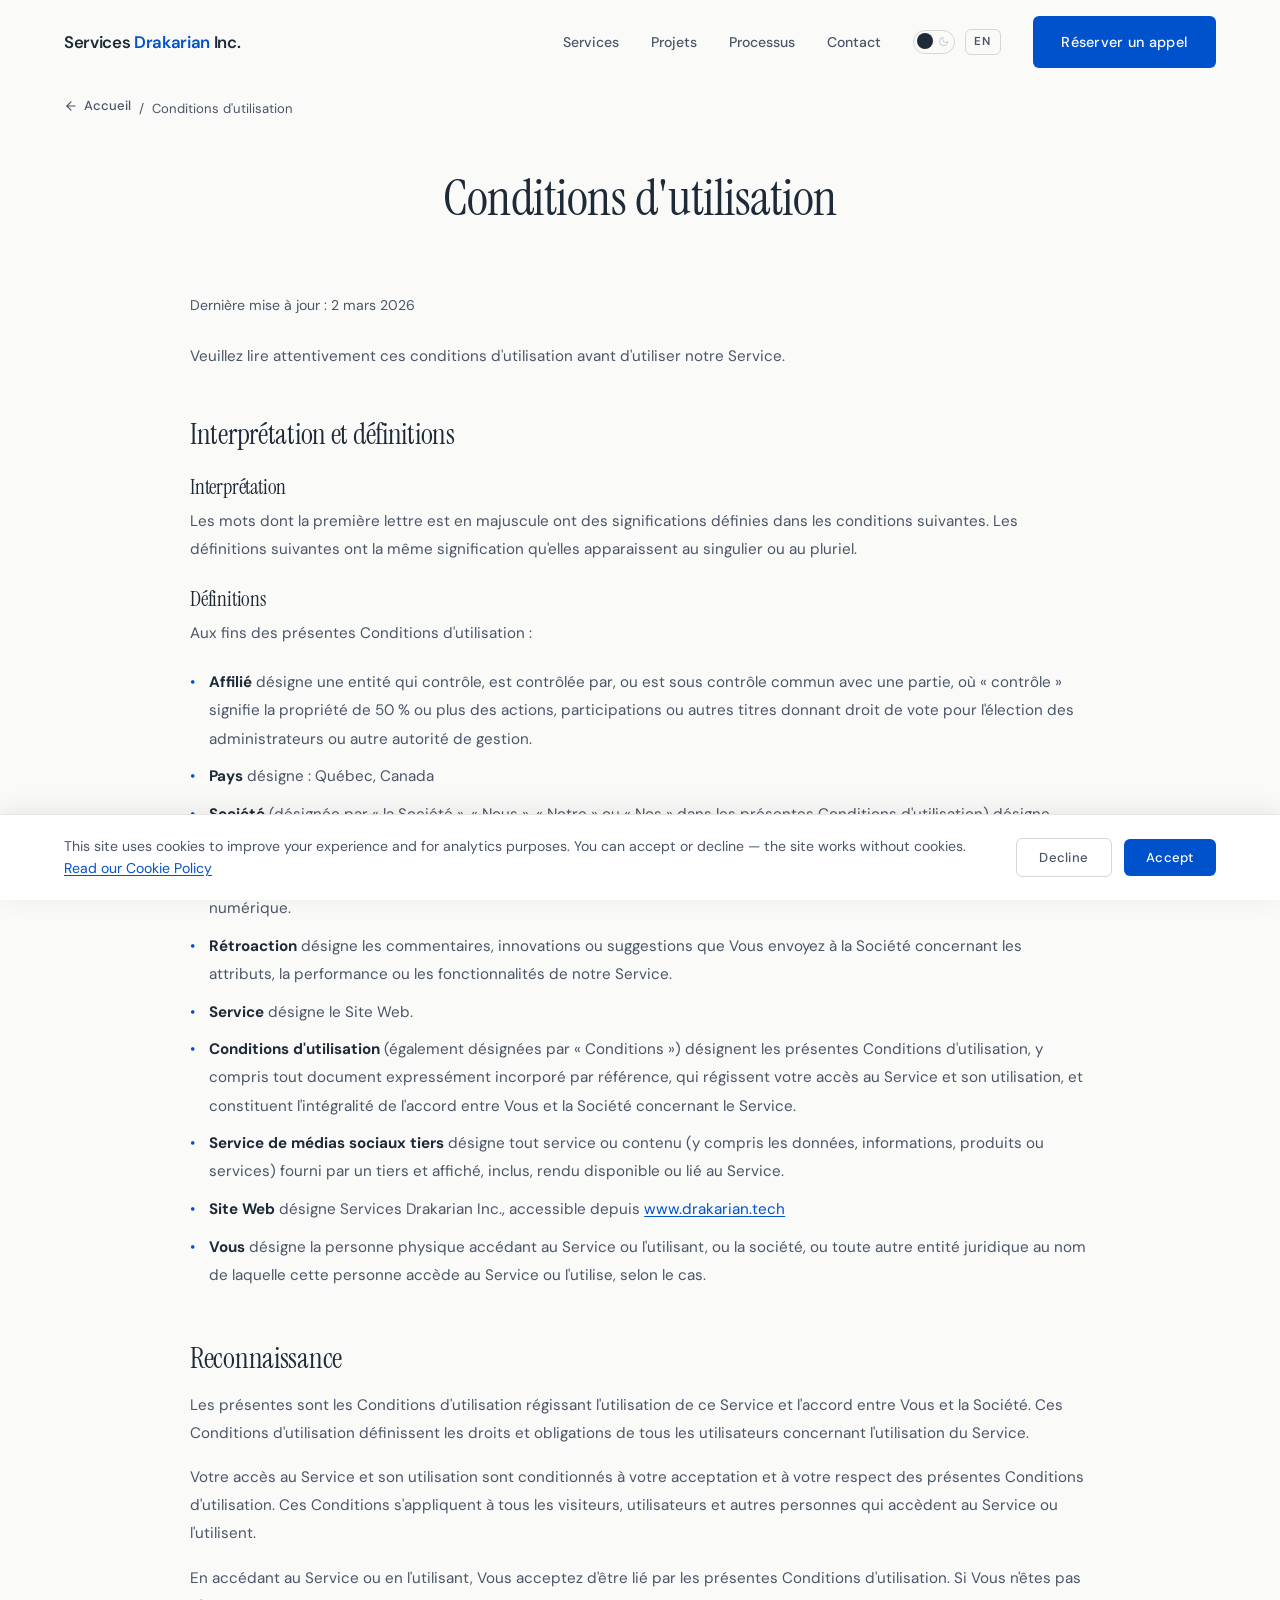
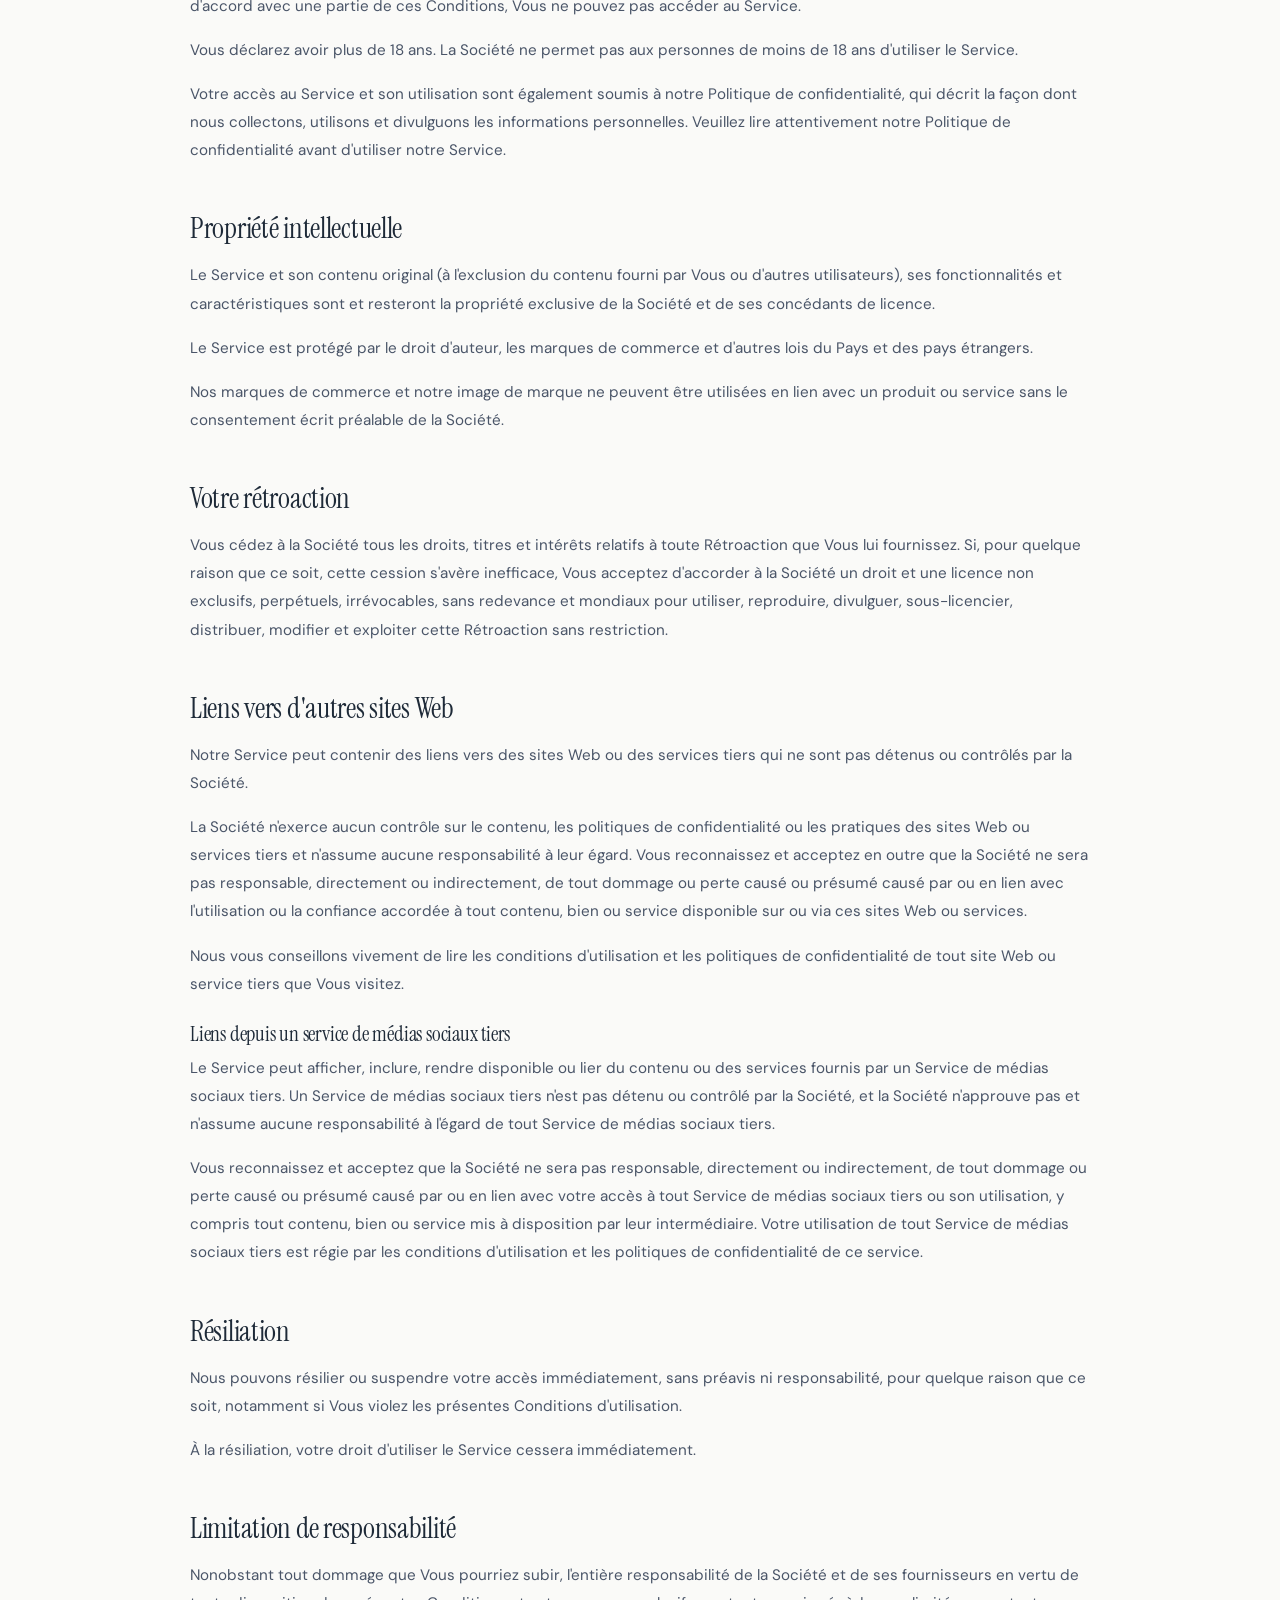
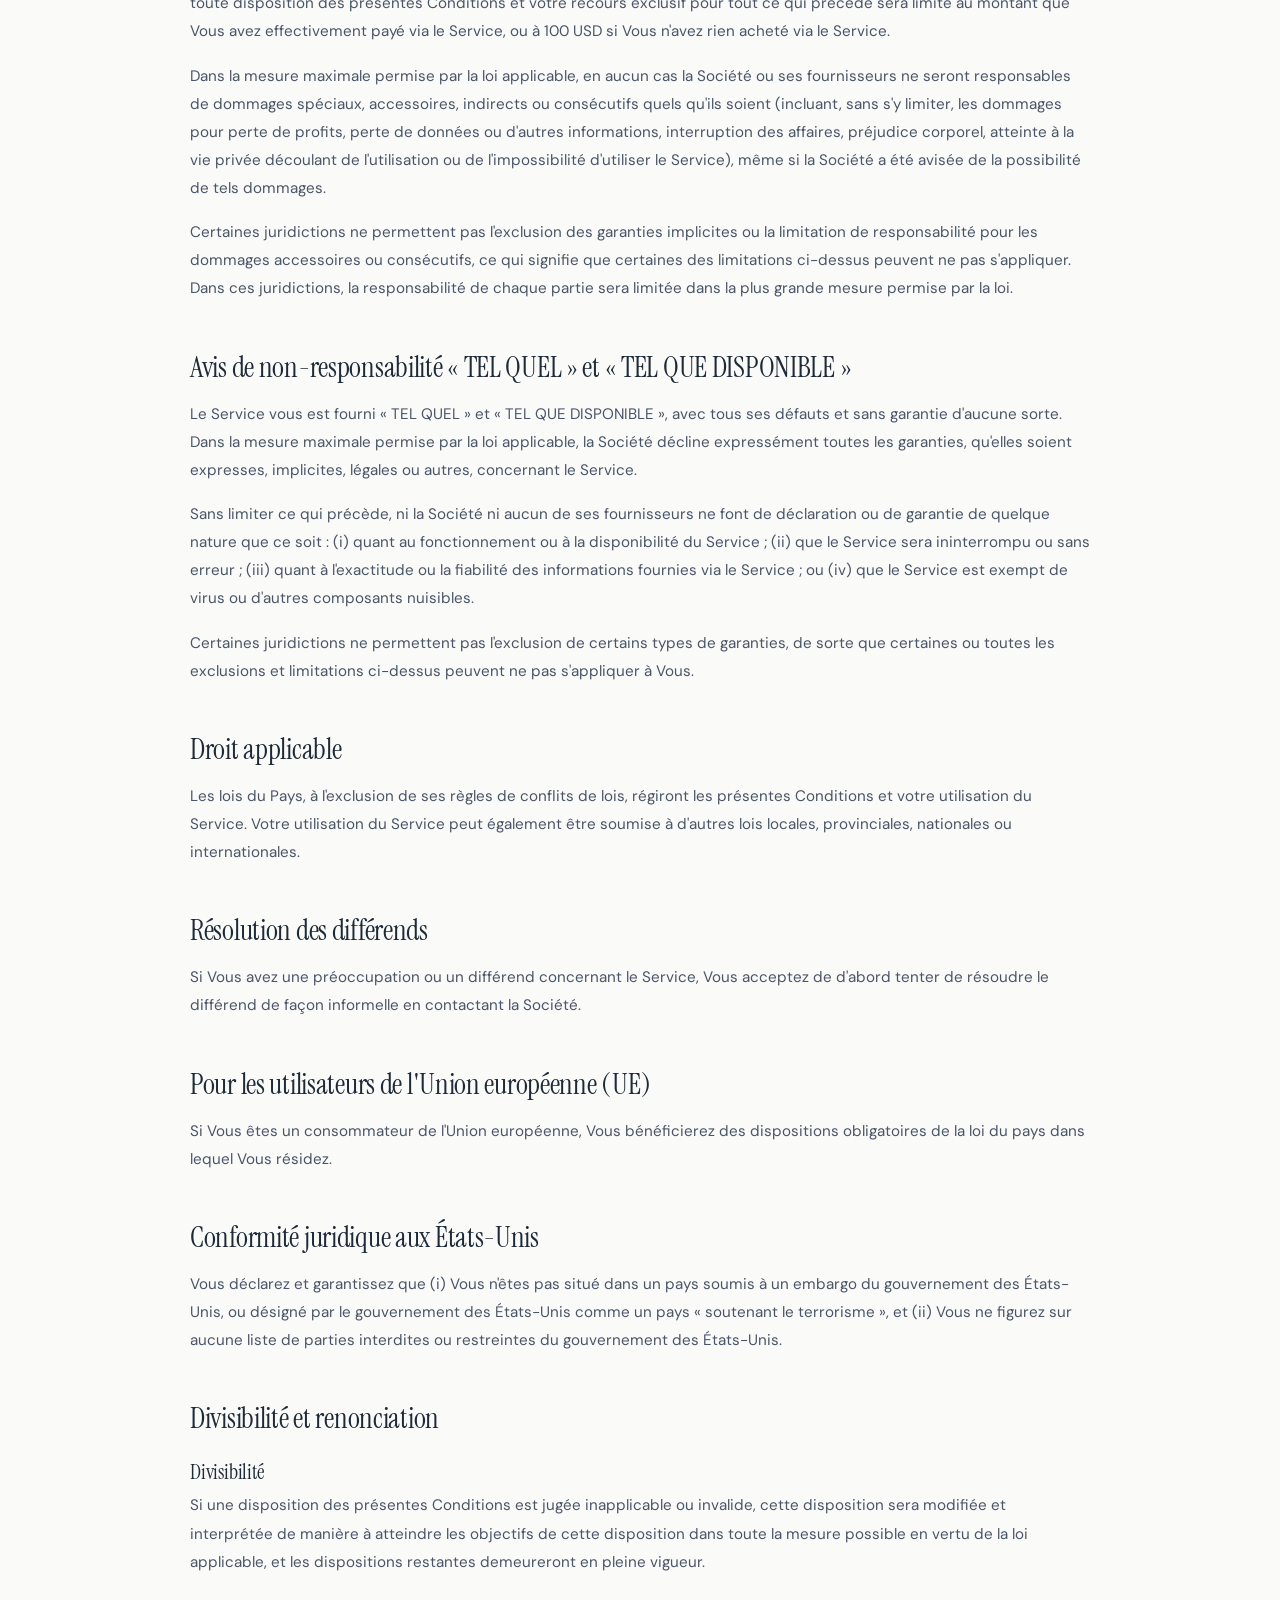
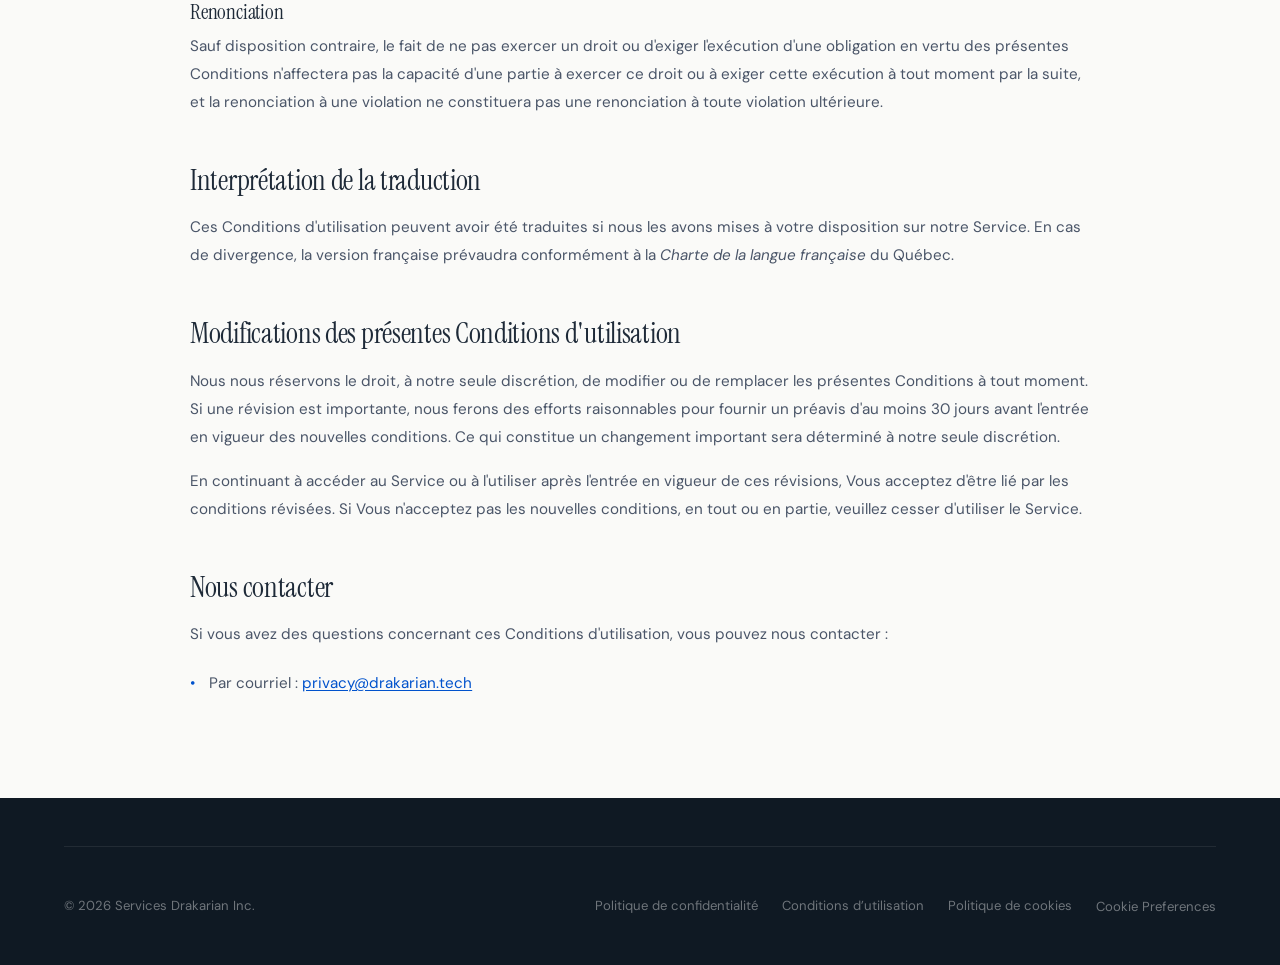
<file: conditions-utilisation.html>
<!DOCTYPE html>
<html lang="fr-CA">
<head>
  <meta charset="UTF-8">
  <meta name="viewport" content="width=device-width, initial-scale=1.0">
  <title>Conditions d'utilisation — Services Drakarian Inc.</title>
  <meta name="description" content="Conditions d'utilisation de Services Drakarian Inc. — consultez les conditions r&eacute;gissant l'acc&egrave;s et l'utilisation de notre site Web.">
  <meta name="robots" content="index, follow">
  <link rel="canonical" href="https://drakarian.tech/conditions-utilisation.html">
  <link rel="preconnect" href="https://fonts.googleapis.com">
  <link rel="preconnect" href="https://fonts.gstatic.com" crossorigin>
  <link href="https://fonts.googleapis.com/css2?family=DM+Sans:ital,opsz,wght@0,9..40,300;0,9..40,400;0,9..40,500;0,9..40,600;1,9..40,400&family=Instrument+Serif:ital@0;1&display=swap" rel="stylesheet">
  <script>
    (function(){
      var t = localStorage.getItem('drak-theme');
      if (!t) t = window.matchMedia('(prefers-color-scheme:dark)').matches ? 'dark' : 'light';
      document.documentElement.setAttribute('data-theme', t);
    })();
  </script>
  <link rel="icon" type="image/png" href="./assets/favicon-96x96.png" sizes="96x96">
  <link rel="icon" type="image/svg+xml" href="./assets/favicon.svg">
  <link rel="shortcut icon" href="./favicon.ico">
  <link rel="apple-touch-icon" sizes="180x180" href="./assets/apple-touch-icon.png">

  <!-- Cookie Consent (GDPR / Law 25) -->
  <link rel="stylesheet" href="./assets/cookie-consent.css">

  <style>
    :root {
      --color-bg: #FAFAF8; --color-bg-alt: #F0EFEB; --color-bg-dark: #0F1923; --color-bg-dark-alt: #162231;
      --color-text: #1E2A38; --color-text-secondary: #4A5568; --color-text-light: #CBD5E0; --color-text-on-dark: #E8ECF0;
      --color-accent: #0052CC; --color-accent-hover: #003D99; --color-accent-subtle: rgba(0,82,204,0.08);
      --color-border: #D8D6D0; --color-border-light: #E8E6E2; --color-card-bg: #FFFFFF;
      --color-nav-scrolled: rgba(250,250,248,0.92); --color-stat-bg: #FFFFFF;
      --font-heading: 'Instrument Serif', Georgia, serif; --font-body: 'DM Sans', -apple-system, sans-serif;
      --container: min(1200px, 90vw); --container-narrow: min(900px, 90vw);
      --space-xs: 0.5rem; --space-sm: 1rem; --space-md: 1.5rem; --space-lg: 3rem; --space-xl: 5rem; --space-2xl: 8rem;
      --radius: 6px; --radius-lg: 12px; --transition: 0.3s cubic-bezier(0.4,0,0.2,1);
    }
    [data-theme="dark"] {
      --color-bg: #0D1117; --color-bg-alt: #151B23; --color-bg-dark: #010409; --color-bg-dark-alt: #0D1117;
      --color-text: #E6EDF3; --color-text-secondary: #8B949E; --color-text-light: #8B949E; --color-text-on-dark: #E6EDF3;
      --color-accent: #4493F8; --color-accent-hover: #6DB1FF; --color-accent-subtle: rgba(68,147,248,0.1);
      --color-border: #30363D; --color-border-light: #21262D; --color-card-bg: #151B23;
      --color-nav-scrolled: rgba(13,17,23,0.92); --color-stat-bg: #151B23;
    }
    *, *::before, *::after { box-sizing: border-box; margin: 0; padding: 0; }
    html { scroll-behavior: smooth; scroll-padding-top: 80px; font-size: 16px; }
    body { font-family: var(--font-body); color: var(--color-text); background: var(--color-bg); line-height: 1.7; font-weight: 400; -webkit-font-smoothing: antialiased; overflow-x: hidden; transition: background 0.4s ease, color 0.4s ease; }
    a { color: inherit; text-decoration: none; }
    h1, h2, h3 { font-family: var(--font-heading); font-weight: 400; line-height: 1.15; letter-spacing: -0.01em; }
    p { color: var(--color-text-secondary); transition: color 0.4s ease; }

    /* Nav */
    .nav { position:fixed; top:0; left:0; right:0; z-index:1000; padding:1rem 0; transition:all var(--transition); background:transparent; }
    .nav.scrolled { background: var(--color-nav-scrolled); backdrop-filter:blur(20px); -webkit-backdrop-filter:blur(20px); border-bottom:1px solid var(--color-border-light); padding:0.7rem 0; }
    .nav__inner { width:var(--container); margin:0 auto; display:flex; align-items:center; justify-content:space-between; }
    .nav__logo { font-family:var(--font-body); font-size:1.05rem; font-weight:600; letter-spacing:-0.02em; color:var(--color-text); }
    .nav__logo span { color:var(--color-accent); }
    .nav__links { display:flex; align-items:center; gap:2rem; list-style:none; }
    .nav__links a:not(.btn) { font-size:0.88rem; font-weight:500; color:var(--color-text-secondary); transition:color var(--transition); }
    .nav__links a:not(.btn):hover { color:var(--color-text); }
    .btn { display:inline-flex; align-items:center; gap:0.5rem; padding:0.85rem 1.8rem; border-radius:var(--radius); font-family:var(--font-body); font-size:0.9rem; font-weight:500; letter-spacing:0.02em; cursor:pointer; border:none; transition:all var(--transition); white-space:nowrap; }
    .btn--primary { background:var(--color-accent); color:#fff; }
    .btn--primary:hover { background:var(--color-accent-hover); transform:translateY(-1px); box-shadow:0 4px 20px rgba(0,82,204,0.3); }
    [data-theme="dark"] .btn--primary:hover { box-shadow:0 4px 20px rgba(68,147,248,0.25); }
    .btn svg { width:16px; height:16px; }

    /* Toggles */
    .nav__toggles { display:flex; align-items:center; gap:0.6rem; }
    .theme-toggle {
      background:none; border:1.5px solid var(--color-border); border-radius:50px;
      cursor:pointer; width:42px; height:24px; position:relative; transition:all var(--transition); padding:0; flex-shrink:0;
    }
    .theme-toggle:hover { border-color:var(--color-accent); }
    .theme-toggle__thumb {
      width:16px; height:16px; border-radius:50%; background:var(--color-text);
      position:absolute; top:2.5px; left:3px; transition:all 0.4s cubic-bezier(0.68,-0.55,0.27,1.55);
    }
    [data-theme="dark"] .theme-toggle__thumb { left:21px; background:var(--color-accent); }
    .theme-toggle__icons { position:absolute; inset:0; display:flex; align-items:center; justify-content:space-between; padding:0 5px; pointer-events:none; }
    .theme-toggle__icons svg { width:11px; height:11px; opacity:0.5; }
    .theme-toggle__icons .icon-sun { stroke:#F59E0B; fill:none; }
    .theme-toggle__icons .icon-moon { stroke:#8B949E; fill:none; }
    .lang-toggle {
      background:none; border:1.5px solid var(--color-border); border-radius:var(--radius);
      cursor:pointer; padding:0.2rem 0.55rem; font-family:var(--font-body);
      font-size:0.72rem; font-weight:600; letter-spacing:0.06em; text-transform:uppercase;
      color:var(--color-text-secondary); transition:all var(--transition); line-height:1.5; flex-shrink:0;
    }
    .lang-toggle:hover { border-color:var(--color-accent); color:var(--color-accent); }

    .nav__right-group { display:flex; align-items:center; gap:0.6rem; }
    .nav__burger { display:none; background:none; border:none; cursor:pointer; padding:0.5rem; z-index:1001; }
    .nav__burger span { display:block; width:22px; height:1.5px; background:var(--color-text); margin:5px 0; transition:all var(--transition); }
    .nav__burger.active span:nth-child(1) { transform:rotate(45deg) translate(4px,4px); }
    .nav__burger.active span:nth-child(2) { opacity:0; }
    .nav__burger.active span:nth-child(3) { transform:rotate(-45deg) translate(5px,-5px); }
    .nav__mobile { display:none; position:fixed; inset:0; background:var(--color-bg); z-index:999; flex-direction:column; align-items:center; justify-content:center; gap:2rem; transition:background 0.4s ease; }
    .nav__mobile.active { display:flex; }
    .nav__mobile a { font-family:var(--font-heading); font-size:2rem; color:var(--color-text); }
    @media (max-width: 768px) { .nav__links { display:none; } .nav__burger { display:block; } }
    @media (min-width: 769px) { .nav__toggles--mobile { display:none !important; } }

    /* Breadcrumb */
    .breadcrumb { padding-top:calc(70px + 1.5rem); padding-bottom:0; width:var(--container); margin:0 auto; }
    .breadcrumb a { display:inline-flex; align-items:center; gap:0.35rem; font-size:0.82rem; font-weight:500; color:var(--color-text-secondary); transition:color var(--transition); }
    .breadcrumb a:hover { color:var(--color-accent); }
    .breadcrumb svg { width:14px; height:14px; }
    .breadcrumb span { font-size:0.82rem; color:var(--color-text-secondary); }

    /* Page header */
    .page-header { padding:var(--space-lg) 0 var(--space-lg); text-align:center; }
    .page-header h1 { font-size:clamp(2.2rem,4.5vw,3.2rem); margin-bottom:var(--space-sm); }

    /* Policy content */
    .policy { width:var(--container-narrow); margin:0 auto; padding:0 0 var(--space-xl); }
    .policy h2 { font-size:clamp(1.4rem,2.5vw,1.8rem); margin-top:var(--space-lg); margin-bottom:var(--space-sm); }
    .policy h3 { font-size:clamp(1.1rem,2vw,1.3rem); margin-top:var(--space-md); margin-bottom:var(--space-xs); }
    .policy p { font-size:0.95rem; line-height:1.85; margin-bottom:var(--space-sm); }
    .policy ul { list-style:none; margin-bottom:var(--space-sm); padding-left:0; }
    .policy ul li { font-size:0.95rem; line-height:1.85; color:var(--color-text-secondary); padding:0.3rem 0 0.3rem 1.2rem; position:relative; }
    .policy ul li::before { content:'\2022'; color:var(--color-accent); position:absolute; left:0; }
    .policy ul li strong { color:var(--color-text); }
    .policy a { color:var(--color-accent); text-decoration:underline; text-underline-offset:2px; }
    .policy a:hover { color:var(--color-accent-hover); }
    .policy .updated { font-size:0.88rem; color:var(--color-text-secondary); margin-bottom:var(--space-md); }

    /* Footer */
    .footer-bottom { width:var(--container); margin:0 auto; display:flex; align-items:center; justify-content:space-between; padding-top:var(--space-lg); border-top:1px solid rgba(255,255,255,0.08); position:relative; z-index:1; }
    .footer-bottom__copy { font-size:0.82rem; color:rgba(255,255,255,0.4); }
    .footer-bottom__links { display:flex; gap:1.5rem; }
    .footer-bottom__links a { font-size:0.82rem; color:rgba(255,255,255,0.4); transition:color var(--transition); }
    .footer-bottom__links a:hover { color:#fff; }
    @media (max-width: 640px) { .footer-bottom { flex-direction:column; gap:1rem; text-align:center; } }
  </style>
</head>
<body>

  <!-- ===== Navigation ===== -->
  <nav class="nav" id="nav" aria-label="Navigation principale">
    <div class="nav__inner">
      <a href="./" class="nav__logo">Services <span>Drakarian</span> Inc.</a>

      <ul class="nav__links">
        <li><a href="./#services">Services</a></li>
        <li><a href="./#projects">Projets</a></li>
        <li><a href="./#process">Processus</a></li>
        <li><a href="./#contact">Contact</a></li>
        <li>
          <div class="nav__toggles">
            <button class="theme-toggle" aria-label="Basculer le mode sombre">
              <div class="theme-toggle__icons">
                <svg class="icon-sun" viewBox="0 0 24 24" stroke-width="2" stroke-linecap="round"><circle cx="12" cy="12" r="5"/><path d="M12 1v2M12 21v2M4.22 4.22l1.42 1.42M18.36 18.36l1.42 1.42M1 12h2M21 12h2M4.22 19.78l1.42-1.42M18.36 5.64l1.42-1.42"/></svg>
                <svg class="icon-moon" viewBox="0 0 24 24" stroke-width="2" stroke-linecap="round"><path d="M21 12.79A9 9 0 1 1 11.21 3 7 7 0 0 0 21 12.79z"/></svg>
              </div>
              <div class="theme-toggle__thumb"></div>
            </button>
            <button class="lang-toggle">EN</button>
          </div>
        </li>
        <li><a href="./#contact" class="btn btn--primary">R&eacute;server un appel</a></li>
      </ul>

      <div class="nav__right-group nav__toggles--mobile">
        <div class="nav__toggles">
          <button class="theme-toggle" aria-label="Basculer le mode sombre">
            <div class="theme-toggle__icons">
              <svg class="icon-sun" viewBox="0 0 24 24" stroke-width="2" stroke-linecap="round"><circle cx="12" cy="12" r="5"/><path d="M12 1v2M12 21v2M4.22 4.22l1.42 1.42M18.36 18.36l1.42 1.42M1 12h2M21 12h2M4.22 19.78l1.42-1.42M18.36 5.64l1.42-1.42"/></svg>
              <svg class="icon-moon" viewBox="0 0 24 24" stroke-width="2" stroke-linecap="round"><path d="M21 12.79A9 9 0 1 1 11.21 3 7 7 0 0 0 21 12.79z"/></svg>
            </div>
            <div class="theme-toggle__thumb"></div>
          </button>
          <button class="lang-toggle">EN</button>
        </div>
        <button class="nav__burger" id="burger" aria-label="Ouvrir le menu">
          <span></span><span></span><span></span>
        </button>
      </div>
    </div>
  </nav>

  <div class="nav__mobile" id="mobile-menu">
    <a href="./#services" class="mobile-link">Services</a>
    <a href="./#projects" class="mobile-link">Projets</a>
    <a href="./#process" class="mobile-link">Processus</a>
    <a href="./#contact" class="mobile-link">Contact</a>
    <a href="./#contact" class="btn btn--primary mobile-link">R&eacute;server un appel</a>
  </div>

  <!-- Breadcrumb -->
  <div class="breadcrumb">
    <a href="./">
      <svg viewBox="0 0 24 24" fill="none" stroke="currentColor" stroke-width="2" stroke-linecap="round" stroke-linejoin="round"><path d="M19 12H5"/><path d="m12 19-7-7 7-7"/></svg>
      Accueil
    </a>
    <span>&nbsp;/&nbsp;</span>
    <span>Conditions d'utilisation</span>
  </div>

  <!-- Header -->
  <header class="page-header">
    <h1>Conditions d'utilisation</h1>
  </header>

  <!-- Policy content -->
  <article class="policy">
    <p class="updated">Derni&egrave;re mise &agrave; jour : 2 mars 2026</p>
    <p>Veuillez lire attentivement ces conditions d'utilisation avant d'utiliser notre Service.</p>

    <h2>Interpr&eacute;tation et d&eacute;finitions</h2>
    <h3>Interpr&eacute;tation</h3>
    <p>Les mots dont la premi&egrave;re lettre est en majuscule ont des significations d&eacute;finies dans les conditions suivantes. Les d&eacute;finitions suivantes ont la m&ecirc;me signification qu'elles apparaissent au singulier ou au pluriel.</p>
    <h3>D&eacute;finitions</h3>
    <p>Aux fins des pr&eacute;sentes Conditions d'utilisation :</p>
    <ul>
      <li><strong>Affili&eacute;</strong> d&eacute;signe une entit&eacute; qui contr&ocirc;le, est contr&ocirc;l&eacute;e par, ou est sous contr&ocirc;le commun avec une partie, o&ugrave; &laquo;&nbsp;contr&ocirc;le&nbsp;&raquo; signifie la propri&eacute;t&eacute; de 50 % ou plus des actions, participations ou autres titres donnant droit de vote pour l'&eacute;lection des administrateurs ou autre autorit&eacute; de gestion.</li>
      <li><strong>Pays</strong> d&eacute;signe : Qu&eacute;bec, Canada</li>
      <li><strong>Soci&eacute;t&eacute;</strong> (d&eacute;sign&eacute;e par &laquo;&nbsp;la Soci&eacute;t&eacute;&nbsp;&raquo;, &laquo;&nbsp;Nous&nbsp;&raquo;, &laquo;&nbsp;Notre&nbsp;&raquo; ou &laquo;&nbsp;Nos&nbsp;&raquo; dans les pr&eacute;sentes Conditions d'utilisation) d&eacute;signe Services Drakarian Inc., 913-1310 rue Ottawa, H3C 0W9, Montr&eacute;al, QC, Canada.</li>
      <li><strong>Appareil</strong> d&eacute;signe tout appareil pouvant acc&eacute;der au Service, tel qu'un ordinateur, un t&eacute;l&eacute;phone cellulaire ou une tablette num&eacute;rique.</li>
      <li><strong>R&eacute;troaction</strong> d&eacute;signe les commentaires, innovations ou suggestions que Vous envoyez &agrave; la Soci&eacute;t&eacute; concernant les attributs, la performance ou les fonctionnalit&eacute;s de notre Service.</li>
      <li><strong>Service</strong> d&eacute;signe le Site Web.</li>
      <li><strong>Conditions d'utilisation</strong> (&eacute;galement d&eacute;sign&eacute;es par &laquo;&nbsp;Conditions&nbsp;&raquo;) d&eacute;signent les pr&eacute;sentes Conditions d'utilisation, y compris tout document express&eacute;ment incorpor&eacute; par r&eacute;f&eacute;rence, qui r&eacute;gissent votre acc&egrave;s au Service et son utilisation, et constituent l'int&eacute;gralit&eacute; de l'accord entre Vous et la Soci&eacute;t&eacute; concernant le Service.</li>
      <li><strong>Service de m&eacute;dias sociaux tiers</strong> d&eacute;signe tout service ou contenu (y compris les donn&eacute;es, informations, produits ou services) fourni par un tiers et affich&eacute;, inclus, rendu disponible ou li&eacute; au Service.</li>
      <li><strong>Site Web</strong> d&eacute;signe Services Drakarian Inc., accessible depuis <a href="https://www.drakarian.tech" rel="external nofollow noopener" target="_blank">www.drakarian.tech</a></li>
      <li><strong>Vous</strong> d&eacute;signe la personne physique acc&eacute;dant au Service ou l'utilisant, ou la soci&eacute;t&eacute;, ou toute autre entit&eacute; juridique au nom de laquelle cette personne acc&egrave;de au Service ou l'utilise, selon le cas.</li>
    </ul>

    <h2>Reconnaissance</h2>
    <p>Les pr&eacute;sentes sont les Conditions d'utilisation r&eacute;gissant l'utilisation de ce Service et l'accord entre Vous et la Soci&eacute;t&eacute;. Ces Conditions d'utilisation d&eacute;finissent les droits et obligations de tous les utilisateurs concernant l'utilisation du Service.</p>
    <p>Votre acc&egrave;s au Service et son utilisation sont conditionn&eacute;s &agrave; votre acceptation et &agrave; votre respect des pr&eacute;sentes Conditions d'utilisation. Ces Conditions s'appliquent &agrave; tous les visiteurs, utilisateurs et autres personnes qui acc&egrave;dent au Service ou l'utilisent.</p>
    <p>En acc&eacute;dant au Service ou en l'utilisant, Vous acceptez d'&ecirc;tre li&eacute; par les pr&eacute;sentes Conditions d'utilisation. Si Vous n'&ecirc;tes pas d'accord avec une partie de ces Conditions, Vous ne pouvez pas acc&eacute;der au Service.</p>
    <p>Vous d&eacute;clarez avoir plus de 18 ans. La Soci&eacute;t&eacute; ne permet pas aux personnes de moins de 18 ans d'utiliser le Service.</p>
    <p>Votre acc&egrave;s au Service et son utilisation sont &eacute;galement soumis &agrave; notre Politique de confidentialit&eacute;, qui d&eacute;crit la fa&ccedil;on dont nous collectons, utilisons et divulguons les informations personnelles. Veuillez lire attentivement notre Politique de confidentialit&eacute; avant d'utiliser notre Service.</p>

    <h2>Propri&eacute;t&eacute; intellectuelle</h2>
    <p>Le Service et son contenu original (&agrave; l'exclusion du contenu fourni par Vous ou d'autres utilisateurs), ses fonctionnalit&eacute;s et caract&eacute;ristiques sont et resteront la propri&eacute;t&eacute; exclusive de la Soci&eacute;t&eacute; et de ses conc&eacute;dants de licence.</p>
    <p>Le Service est prot&eacute;g&eacute; par le droit d'auteur, les marques de commerce et d'autres lois du Pays et des pays &eacute;trangers.</p>
    <p>Nos marques de commerce et notre image de marque ne peuvent &ecirc;tre utilis&eacute;es en lien avec un produit ou service sans le consentement &eacute;crit pr&eacute;alable de la Soci&eacute;t&eacute;.</p>

    <h2>Votre r&eacute;troaction</h2>
    <p>Vous c&eacute;dez &agrave; la Soci&eacute;t&eacute; tous les droits, titres et int&eacute;r&ecirc;ts relatifs &agrave; toute R&eacute;troaction que Vous lui fournissez. Si, pour quelque raison que ce soit, cette cession s'av&egrave;re inefficace, Vous acceptez d'accorder &agrave; la Soci&eacute;t&eacute; un droit et une licence non exclusifs, perp&eacute;tuels, irr&eacute;vocables, sans redevance et mondiaux pour utiliser, reproduire, divulguer, sous-licencier, distribuer, modifier et exploiter cette R&eacute;troaction sans restriction.</p>

    <h2>Liens vers d'autres sites Web</h2>
    <p>Notre Service peut contenir des liens vers des sites Web ou des services tiers qui ne sont pas d&eacute;tenus ou contr&ocirc;l&eacute;s par la Soci&eacute;t&eacute;.</p>
    <p>La Soci&eacute;t&eacute; n'exerce aucun contr&ocirc;le sur le contenu, les politiques de confidentialit&eacute; ou les pratiques des sites Web ou services tiers et n'assume aucune responsabilit&eacute; &agrave; leur &eacute;gard. Vous reconnaissez et acceptez en outre que la Soci&eacute;t&eacute; ne sera pas responsable, directement ou indirectement, de tout dommage ou perte caus&eacute; ou pr&eacute;sum&eacute; caus&eacute; par ou en lien avec l'utilisation ou la confiance accord&eacute;e &agrave; tout contenu, bien ou service disponible sur ou via ces sites Web ou services.</p>
    <p>Nous vous conseillons vivement de lire les conditions d'utilisation et les politiques de confidentialit&eacute; de tout site Web ou service tiers que Vous visitez.</p>
    <h3>Liens depuis un service de m&eacute;dias sociaux tiers</h3>
    <p>Le Service peut afficher, inclure, rendre disponible ou lier du contenu ou des services fournis par un Service de m&eacute;dias sociaux tiers. Un Service de m&eacute;dias sociaux tiers n'est pas d&eacute;tenu ou contr&ocirc;l&eacute; par la Soci&eacute;t&eacute;, et la Soci&eacute;t&eacute; n'approuve pas et n'assume aucune responsabilit&eacute; &agrave; l'&eacute;gard de tout Service de m&eacute;dias sociaux tiers.</p>
    <p>Vous reconnaissez et acceptez que la Soci&eacute;t&eacute; ne sera pas responsable, directement ou indirectement, de tout dommage ou perte caus&eacute; ou pr&eacute;sum&eacute; caus&eacute; par ou en lien avec votre acc&egrave;s &agrave; tout Service de m&eacute;dias sociaux tiers ou son utilisation, y compris tout contenu, bien ou service mis &agrave; disposition par leur interm&eacute;diaire. Votre utilisation de tout Service de m&eacute;dias sociaux tiers est r&eacute;gie par les conditions d'utilisation et les politiques de confidentialit&eacute; de ce service.</p>

    <h2>R&eacute;siliation</h2>
    <p>Nous pouvons r&eacute;silier ou suspendre votre acc&egrave;s imm&eacute;diatement, sans pr&eacute;avis ni responsabilit&eacute;, pour quelque raison que ce soit, notamment si Vous violez les pr&eacute;sentes Conditions d'utilisation.</p>
    <p>&Agrave; la r&eacute;siliation, votre droit d'utiliser le Service cessera imm&eacute;diatement.</p>

    <h2>Limitation de responsabilit&eacute;</h2>
    <p>Nonobstant tout dommage que Vous pourriez subir, l'enti&egrave;re responsabilit&eacute; de la Soci&eacute;t&eacute; et de ses fournisseurs en vertu de toute disposition des pr&eacute;sentes Conditions et votre recours exclusif pour tout ce qui pr&eacute;c&egrave;de sera limit&eacute; au montant que Vous avez effectivement pay&eacute; via le Service, ou &agrave; 100 USD si Vous n'avez rien achet&eacute; via le Service.</p>
    <p>Dans la mesure maximale permise par la loi applicable, en aucun cas la Soci&eacute;t&eacute; ou ses fournisseurs ne seront responsables de dommages sp&eacute;ciaux, accessoires, indirects ou cons&eacute;cutifs quels qu'ils soient (incluant, sans s'y limiter, les dommages pour perte de profits, perte de donn&eacute;es ou d'autres informations, interruption des affaires, pr&eacute;judice corporel, atteinte &agrave; la vie priv&eacute;e d&eacute;coulant de l'utilisation ou de l'impossibilit&eacute; d'utiliser le Service), m&ecirc;me si la Soci&eacute;t&eacute; a &eacute;t&eacute; avis&eacute;e de la possibilit&eacute; de tels dommages.</p>
    <p>Certaines juridictions ne permettent pas l'exclusion des garanties implicites ou la limitation de responsabilit&eacute; pour les dommages accessoires ou cons&eacute;cutifs, ce qui signifie que certaines des limitations ci-dessus peuvent ne pas s'appliquer. Dans ces juridictions, la responsabilit&eacute; de chaque partie sera limit&eacute;e dans la plus grande mesure permise par la loi.</p>

    <h2>Avis de non-responsabilit&eacute; &laquo;&nbsp;TEL QUEL&nbsp;&raquo; et &laquo;&nbsp;TEL QUE DISPONIBLE&nbsp;&raquo;</h2>
    <p>Le Service vous est fourni &laquo;&nbsp;TEL QUEL&nbsp;&raquo; et &laquo;&nbsp;TEL QUE DISPONIBLE&nbsp;&raquo;, avec tous ses d&eacute;fauts et sans garantie d'aucune sorte. Dans la mesure maximale permise par la loi applicable, la Soci&eacute;t&eacute; d&eacute;cline express&eacute;ment toutes les garanties, qu'elles soient expresses, implicites, l&eacute;gales ou autres, concernant le Service.</p>
    <p>Sans limiter ce qui pr&eacute;c&egrave;de, ni la Soci&eacute;t&eacute; ni aucun de ses fournisseurs ne font de d&eacute;claration ou de garantie de quelque nature que ce soit : (i) quant au fonctionnement ou &agrave; la disponibilit&eacute; du Service ; (ii) que le Service sera ininterrompu ou sans erreur ; (iii) quant &agrave; l'exactitude ou la fiabilit&eacute; des informations fournies via le Service ; ou (iv) que le Service est exempt de virus ou d'autres composants nuisibles.</p>
    <p>Certaines juridictions ne permettent pas l'exclusion de certains types de garanties, de sorte que certaines ou toutes les exclusions et limitations ci-dessus peuvent ne pas s'appliquer &agrave; Vous.</p>

    <h2>Droit applicable</h2>
    <p>Les lois du Pays, &agrave; l'exclusion de ses r&egrave;gles de conflits de lois, r&eacute;giront les pr&eacute;sentes Conditions et votre utilisation du Service. Votre utilisation du Service peut &eacute;galement &ecirc;tre soumise &agrave; d'autres lois locales, provinciales, nationales ou internationales.</p>

    <h2>R&eacute;solution des diff&eacute;rends</h2>
    <p>Si Vous avez une pr&eacute;occupation ou un diff&eacute;rend concernant le Service, Vous acceptez de d'abord tenter de r&eacute;soudre le diff&eacute;rend de fa&ccedil;on informelle en contactant la Soci&eacute;t&eacute;.</p>

    <h2>Pour les utilisateurs de l'Union europ&eacute;enne (UE)</h2>
    <p>Si Vous &ecirc;tes un consommateur de l'Union europ&eacute;enne, Vous b&eacute;n&eacute;ficierez des dispositions obligatoires de la loi du pays dans lequel Vous r&eacute;sidez.</p>

    <h2>Conformit&eacute; juridique aux &Eacute;tats-Unis</h2>
    <p>Vous d&eacute;clarez et garantissez que (i) Vous n'&ecirc;tes pas situ&eacute; dans un pays soumis &agrave; un embargo du gouvernement des &Eacute;tats-Unis, ou d&eacute;sign&eacute; par le gouvernement des &Eacute;tats-Unis comme un pays &laquo;&nbsp;soutenant le terrorisme&nbsp;&raquo;, et (ii) Vous ne figurez sur aucune liste de parties interdites ou restreintes du gouvernement des &Eacute;tats-Unis.</p>

    <h2>Divisibilit&eacute; et renonciation</h2>
    <h3>Divisibilit&eacute;</h3>
    <p>Si une disposition des pr&eacute;sentes Conditions est jug&eacute;e inapplicable ou invalide, cette disposition sera modifi&eacute;e et interpr&eacute;t&eacute;e de mani&egrave;re &agrave; atteindre les objectifs de cette disposition dans toute la mesure possible en vertu de la loi applicable, et les dispositions restantes demeureront en pleine vigueur.</p>
    <h3>Renonciation</h3>
    <p>Sauf disposition contraire, le fait de ne pas exercer un droit ou d'exiger l'ex&eacute;cution d'une obligation en vertu des pr&eacute;sentes Conditions n'affectera pas la capacit&eacute; d'une partie &agrave; exercer ce droit ou &agrave; exiger cette ex&eacute;cution &agrave; tout moment par la suite, et la renonciation &agrave; une violation ne constituera pas une renonciation &agrave; toute violation ult&eacute;rieure.</p>

    <h2>Interpr&eacute;tation de la traduction</h2>
    <p>Ces Conditions d'utilisation peuvent avoir &eacute;t&eacute; traduites si nous les avons mises &agrave; votre disposition sur notre Service. En cas de divergence, la version fran&ccedil;aise pr&eacute;vaudra conform&eacute;ment &agrave; la <em>Charte de la langue fran&ccedil;aise</em> du Qu&eacute;bec.</p>

    <h2>Modifications des pr&eacute;sentes Conditions d'utilisation</h2>
    <p>Nous nous r&eacute;servons le droit, &agrave; notre seule discr&eacute;tion, de modifier ou de remplacer les pr&eacute;sentes Conditions &agrave; tout moment. Si une r&eacute;vision est importante, nous ferons des efforts raisonnables pour fournir un pr&eacute;avis d'au moins 30 jours avant l'entr&eacute;e en vigueur des nouvelles conditions. Ce qui constitue un changement important sera d&eacute;termin&eacute; &agrave; notre seule discr&eacute;tion.</p>
    <p>En continuant &agrave; acc&eacute;der au Service ou &agrave; l'utiliser apr&egrave;s l'entr&eacute;e en vigueur de ces r&eacute;visions, Vous acceptez d'&ecirc;tre li&eacute; par les conditions r&eacute;vis&eacute;es. Si Vous n'acceptez pas les nouvelles conditions, en tout ou en partie, veuillez cesser d'utiliser le Service.</p>

    <h2>Nous contacter</h2>
    <p>Si vous avez des questions concernant ces Conditions d'utilisation, vous pouvez nous contacter :</p>
    <ul>
      <li>Par courriel : <a href="mailto:privacy@drakarian.tech">privacy@drakarian.tech</a></li>
    </ul>
  </article>

  <!-- Footer -->
  <footer style="padding:var(--space-lg) 0; background:var(--color-bg-dark);">
    <div class="footer-bottom">
      <div class="footer-bottom__copy">&copy; 2026 Services Drakarian Inc.</div>
      <div class="footer-bottom__links">
        <a href="./politique-confidentialite.html">Politique de confidentialit&eacute;</a>
        <a href="./conditions-utilisation.html">Conditions d&rsquo;utilisation</a>
        <a href="./politique-cookies.html">Politique de cookies</a>
        <button class="cc-prefs-link">Pr&eacute;f&eacute;rences cookies</button>
      </div>
    </div>
  </footer>

  <script>
    // This page is statically French — lang toggle redirects to the English version
    function setTheme(theme) { document.documentElement.setAttribute('data-theme', theme); localStorage.setItem('drak-theme', theme); }
    document.addEventListener('DOMContentLoaded', () => {
      document.querySelectorAll('.theme-toggle').forEach(btn => btn.addEventListener('click', () => setTheme(document.documentElement.getAttribute('data-theme') === 'dark' ? 'light' : 'dark')));
      document.querySelectorAll('.lang-toggle').forEach(btn => btn.addEventListener('click', () => {
        localStorage.setItem('drak-lang', 'en');
        window.location.href = './terms-and-conditions.html';
      }));

      // Sticky nav
      const nav = document.getElementById('nav');
      if (nav) window.addEventListener('scroll', () => nav.classList.toggle('scrolled', window.scrollY > 40));

      // Mobile burger
      const burger = document.getElementById('burger');
      const mobileMenu = document.getElementById('mobile-menu');
      if (burger && mobileMenu) {
        burger.addEventListener('click', () => {
          burger.classList.toggle('active');
          mobileMenu.classList.toggle('active');
          document.body.style.overflow = mobileMenu.classList.contains('active') ? 'hidden' : '';
        });
        document.querySelectorAll('.mobile-link').forEach(link => {
          link.addEventListener('click', () => {
            burger.classList.remove('active');
            mobileMenu.classList.remove('active');
            document.body.style.overflow = '';
          });
        });
      }
    });
  </script>

  <!-- Cookie Consent (GDPR / Law 25) -->
  <script src="./assets/cookie-consent.js"></script>
</body>
</html>
</file>
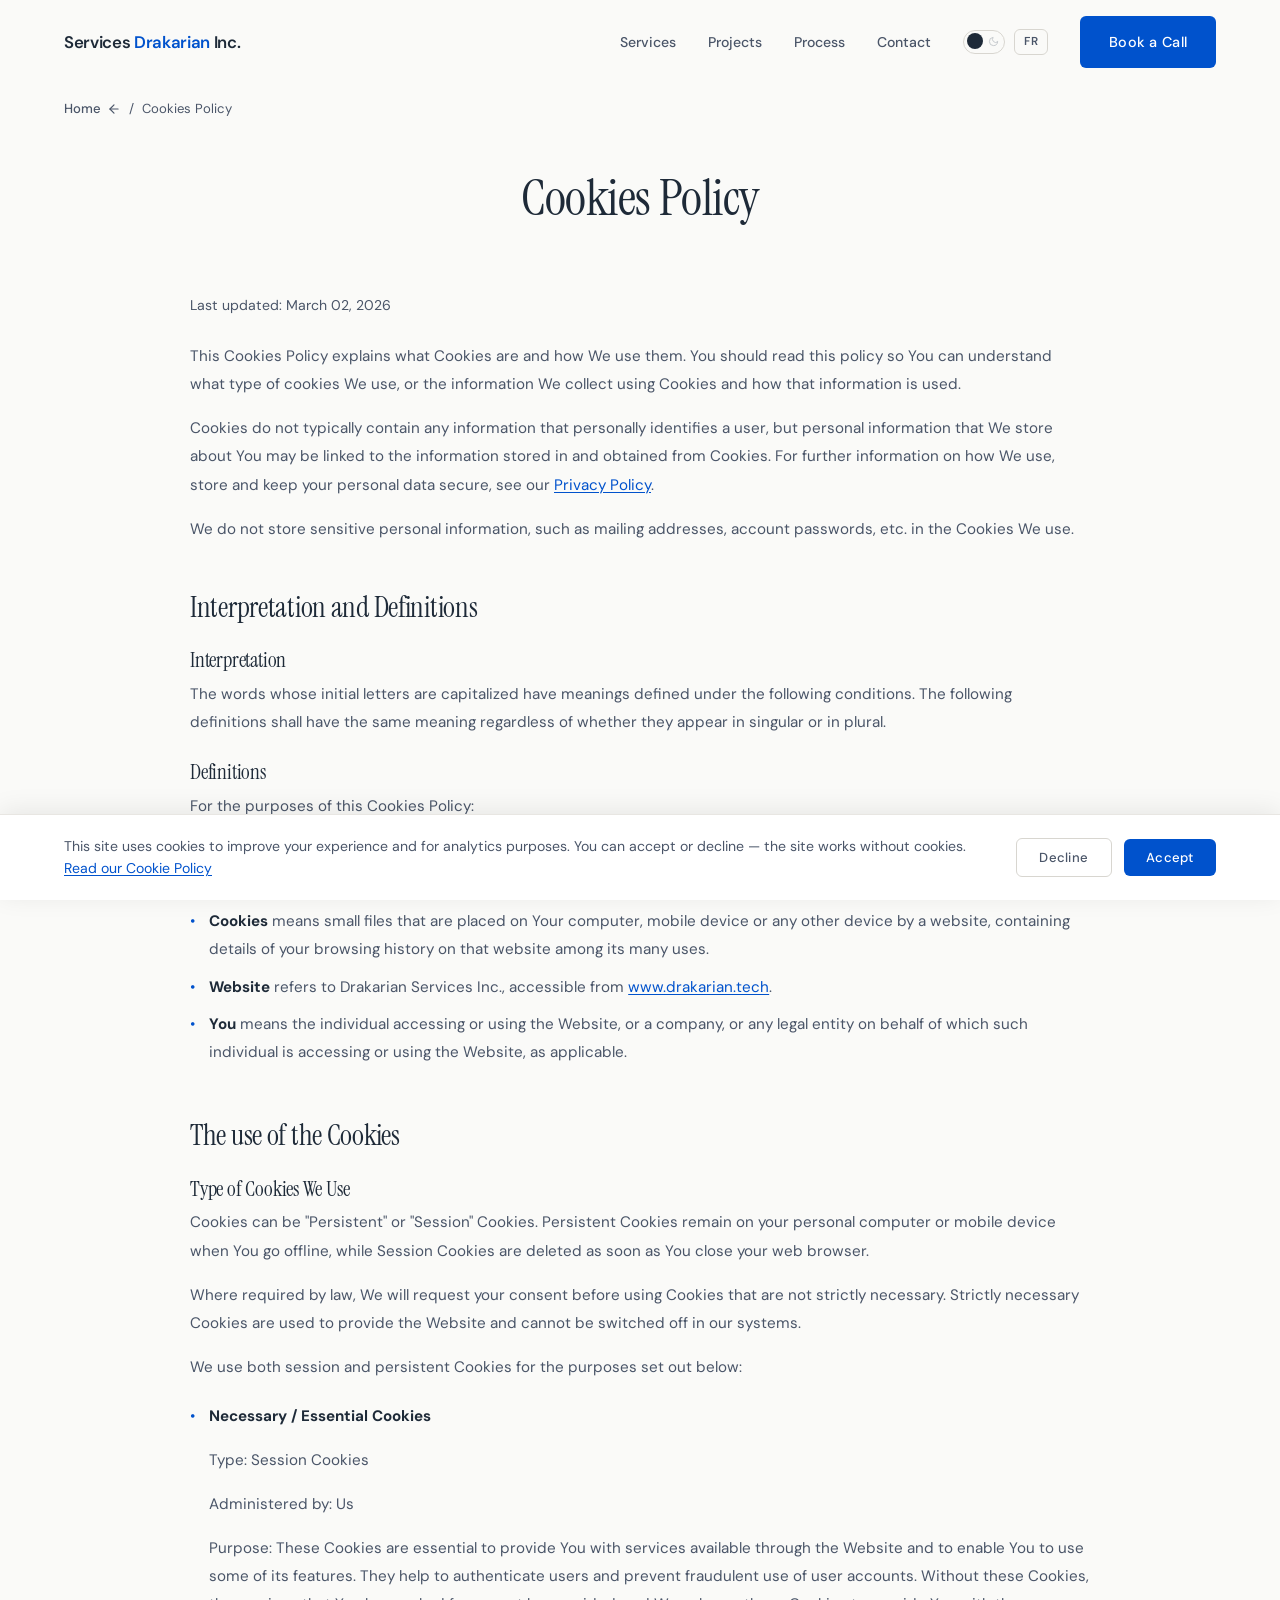
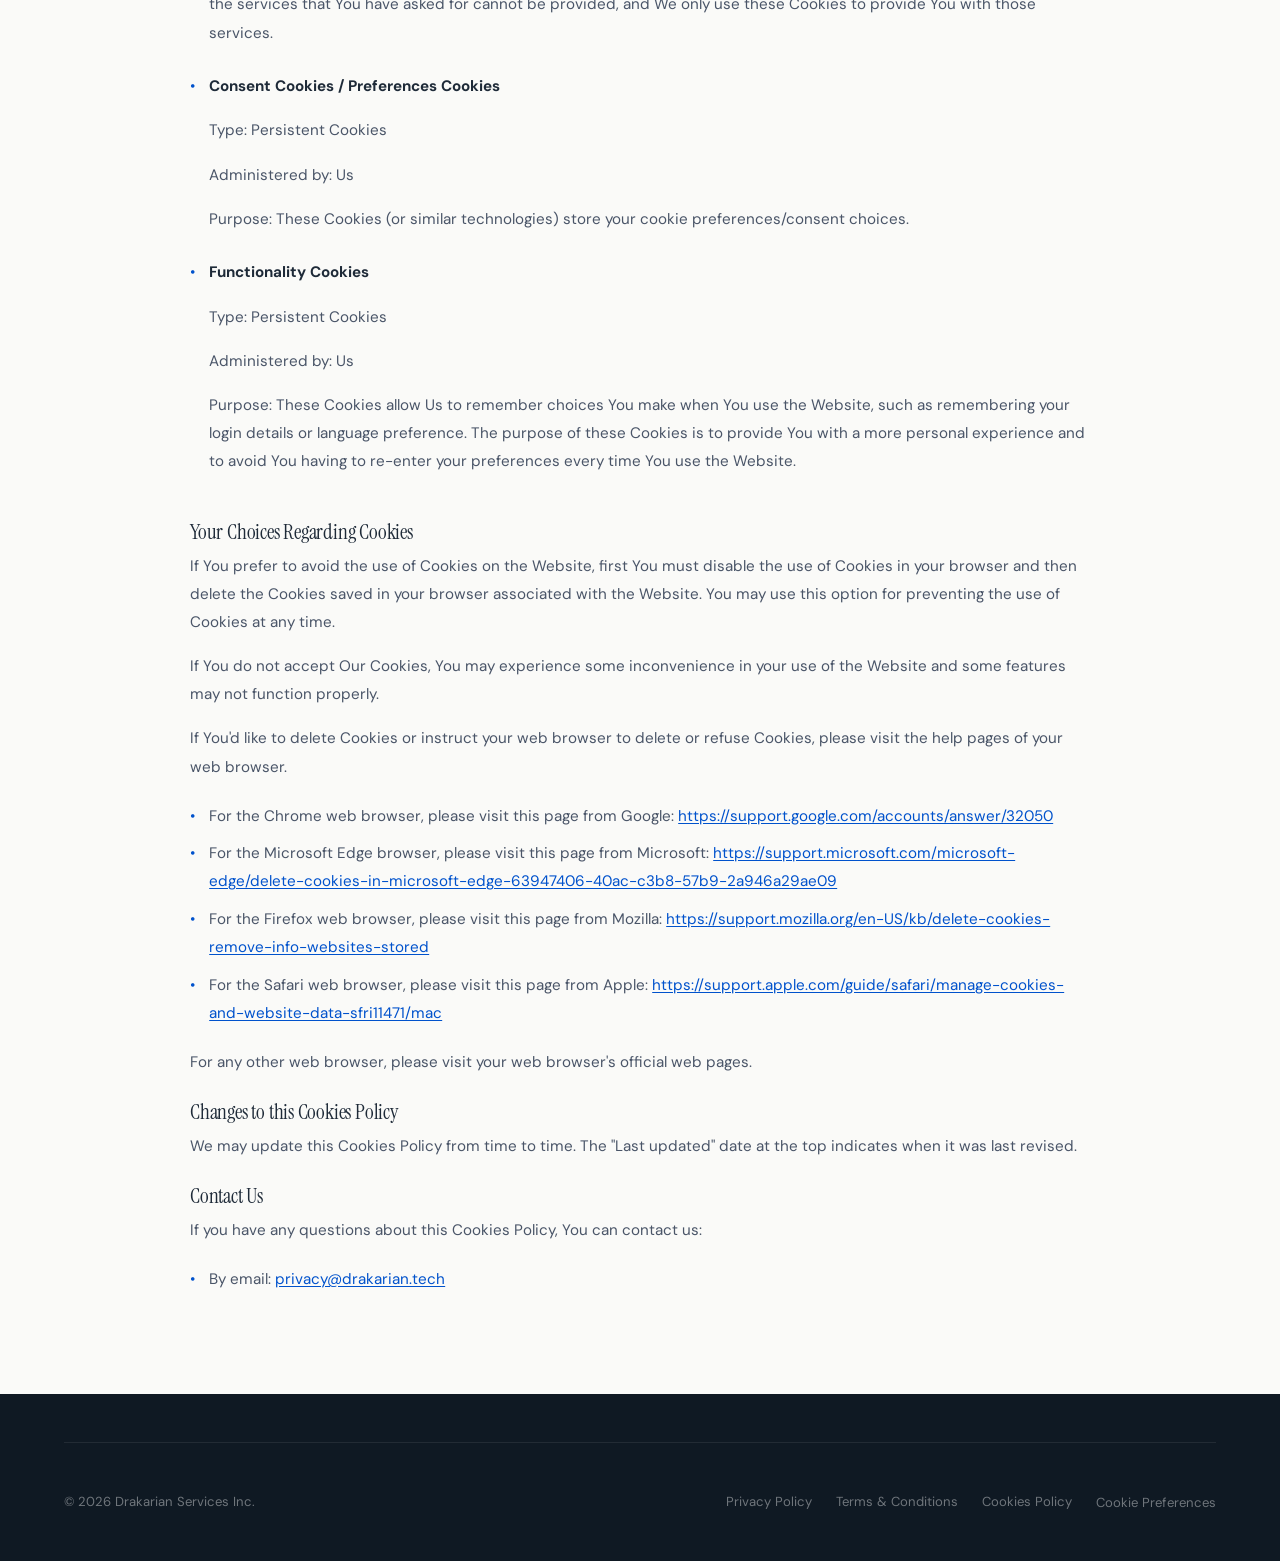
<file: cookie-policy.html>
<!DOCTYPE html>
<html lang="en-CA">
<head>
  <meta charset="UTF-8">
  <meta name="viewport" content="width=device-width, initial-scale=1.0">
  <title>Cookies Policy — Drakarian Services Inc.</title>
  <meta name="description" content="Cookies Policy for Drakarian Services Inc. — learn how we use cookies on our website.">
  <meta name="robots" content="index, follow">
  <link rel="canonical" href="https://drakarian.tech/cookie-policy.html">
  <link rel="preconnect" href="https://fonts.googleapis.com">
  <link rel="preconnect" href="https://fonts.gstatic.com" crossorigin>
  <link href="https://fonts.googleapis.com/css2?family=DM+Sans:ital,opsz,wght@0,9..40,300;0,9..40,400;0,9..40,500;0,9..40,600;1,9..40,400&family=Instrument+Serif:ital@0;1&display=swap" rel="stylesheet">
  <script>
    (function(){
      var t = localStorage.getItem('drak-theme');
      if (!t) t = window.matchMedia('(prefers-color-scheme:dark)').matches ? 'dark' : 'light';
      document.documentElement.setAttribute('data-theme', t);
    })();
  </script>
  <link rel="icon" type="image/png" href="./assets/favicon-96x96.png" sizes="96x96">
  <link rel="icon" type="image/svg+xml" href="./assets/favicon.svg">
  <link rel="shortcut icon" href="./favicon.ico">
  <link rel="apple-touch-icon" sizes="180x180" href="./assets/apple-touch-icon.png">

  <!-- Cookie Consent (GDPR / Law 25) -->
  <link rel="stylesheet" href="./assets/cookie-consent.css">

  <style>
    :root {
      --color-bg: #FAFAF8; --color-bg-alt: #F0EFEB; --color-bg-dark: #0F1923; --color-bg-dark-alt: #162231;
      --color-text: #1E2A38; --color-text-secondary: #4A5568; --color-text-light: #CBD5E0; --color-text-on-dark: #E8ECF0;
      --color-accent: #0052CC; --color-accent-hover: #003D99; --color-accent-subtle: rgba(0,82,204,0.08);
      --color-border: #D8D6D0; --color-border-light: #E8E6E2; --color-card-bg: #FFFFFF;
      --color-nav-scrolled: rgba(250,250,248,0.92); --color-stat-bg: #FFFFFF;
      --font-heading: 'Instrument Serif', Georgia, serif; --font-body: 'DM Sans', -apple-system, sans-serif;
      --container: min(1200px, 90vw); --container-narrow: min(900px, 90vw);
      --space-xs: 0.5rem; --space-sm: 1rem; --space-md: 1.5rem; --space-lg: 3rem; --space-xl: 5rem; --space-2xl: 8rem;
      --radius: 6px; --radius-lg: 12px; --transition: 0.3s cubic-bezier(0.4,0,0.2,1);
    }
    [data-theme="dark"] {
      --color-bg: #0D1117; --color-bg-alt: #151B23; --color-bg-dark: #010409; --color-bg-dark-alt: #0D1117;
      --color-text: #E6EDF3; --color-text-secondary: #8B949E; --color-text-light: #8B949E; --color-text-on-dark: #E6EDF3;
      --color-accent: #4493F8; --color-accent-hover: #6DB1FF; --color-accent-subtle: rgba(68,147,248,0.1);
      --color-border: #30363D; --color-border-light: #21262D; --color-card-bg: #151B23;
      --color-nav-scrolled: rgba(13,17,23,0.92); --color-stat-bg: #151B23;
    }
    *, *::before, *::after { box-sizing: border-box; margin: 0; padding: 0; }
    html { scroll-behavior: smooth; scroll-padding-top: 80px; font-size: 16px; }
    body { font-family: var(--font-body); color: var(--color-text); background: var(--color-bg); line-height: 1.7; font-weight: 400; -webkit-font-smoothing: antialiased; overflow-x: hidden; transition: background 0.4s ease, color 0.4s ease; }
    a { color: inherit; text-decoration: none; }
    h1, h2, h3 { font-family: var(--font-heading); font-weight: 400; line-height: 1.15; letter-spacing: -0.01em; }
    p { color: var(--color-text-secondary); transition: color 0.4s ease; }

    /* Nav */
    .nav { position:fixed; top:0; left:0; right:0; z-index:1000; padding:1rem 0; transition:all var(--transition); background:transparent; }
    .nav.scrolled { background: var(--color-nav-scrolled); backdrop-filter:blur(20px); -webkit-backdrop-filter:blur(20px); border-bottom:1px solid var(--color-border-light); padding:0.7rem 0; }
    .nav__inner { width:var(--container); margin:0 auto; display:flex; align-items:center; justify-content:space-between; }
    .nav__logo { font-family:var(--font-body); font-size:1.05rem; font-weight:600; letter-spacing:-0.02em; color:var(--color-text); }
    .nav__logo span { color:var(--color-accent); }
    .nav__links { display:flex; align-items:center; gap:2rem; list-style:none; }
    .nav__links a:not(.btn) { font-size:0.88rem; font-weight:500; color:var(--color-text-secondary); transition:color var(--transition); }
    .nav__links a:not(.btn):hover { color:var(--color-text); }
    .btn { display:inline-flex; align-items:center; gap:0.5rem; padding:0.85rem 1.8rem; border-radius:var(--radius); font-family:var(--font-body); font-size:0.9rem; font-weight:500; letter-spacing:0.02em; cursor:pointer; border:none; transition:all var(--transition); white-space:nowrap; }
    .btn--primary { background:var(--color-accent); color:#fff; }
    .btn--primary:hover { background:var(--color-accent-hover); transform:translateY(-1px); box-shadow:0 4px 20px rgba(0,82,204,0.3); }
    [data-theme="dark"] .btn--primary:hover { box-shadow:0 4px 20px rgba(68,147,248,0.25); }
    .btn svg { width:16px; height:16px; }

    /* Toggles */
    .nav__toggles { display:flex; align-items:center; gap:0.6rem; }
    .theme-toggle {
      background:none; border:1.5px solid var(--color-border); border-radius:50px;
      cursor:pointer; width:42px; height:24px; position:relative; transition:all var(--transition); padding:0; flex-shrink:0;
    }
    .theme-toggle:hover { border-color:var(--color-accent); }
    .theme-toggle__thumb {
      width:16px; height:16px; border-radius:50%; background:var(--color-text);
      position:absolute; top:2.5px; left:3px; transition:all 0.4s cubic-bezier(0.68,-0.55,0.27,1.55);
    }
    [data-theme="dark"] .theme-toggle__thumb { left:21px; background:var(--color-accent); }
    .theme-toggle__icons { position:absolute; inset:0; display:flex; align-items:center; justify-content:space-between; padding:0 5px; pointer-events:none; }
    .theme-toggle__icons svg { width:11px; height:11px; opacity:0.5; }
    .theme-toggle__icons .icon-sun { stroke:#F59E0B; fill:none; }
    .theme-toggle__icons .icon-moon { stroke:#8B949E; fill:none; }
    .lang-toggle {
      background:none; border:1.5px solid var(--color-border); border-radius:var(--radius);
      cursor:pointer; padding:0.2rem 0.55rem; font-family:var(--font-body);
      font-size:0.72rem; font-weight:600; letter-spacing:0.06em; text-transform:uppercase;
      color:var(--color-text-secondary); transition:all var(--transition); line-height:1.5; flex-shrink:0;
    }
    .lang-toggle:hover { border-color:var(--color-accent); color:var(--color-accent); }

    .nav__right-group { display:flex; align-items:center; gap:0.6rem; }
    .nav__burger { display:none; background:none; border:none; cursor:pointer; padding:0.5rem; z-index:1001; }
    .nav__burger span { display:block; width:22px; height:1.5px; background:var(--color-text); margin:5px 0; transition:all var(--transition); }
    .nav__burger.active span:nth-child(1) { transform:rotate(45deg) translate(4px,4px); }
    .nav__burger.active span:nth-child(2) { opacity:0; }
    .nav__burger.active span:nth-child(3) { transform:rotate(-45deg) translate(5px,-5px); }
    .nav__mobile { display:none; position:fixed; inset:0; background:var(--color-bg); z-index:999; flex-direction:column; align-items:center; justify-content:center; gap:2rem; transition:background 0.4s ease; }
    .nav__mobile.active { display:flex; }
    .nav__mobile a { font-family:var(--font-heading); font-size:2rem; color:var(--color-text); }
    @media (max-width: 768px) { .nav__links { display:none; } .nav__burger { display:block; } }
    @media (min-width: 769px) { .nav__toggles--mobile { display:none !important; } }

    /* Breadcrumb */
    .breadcrumb { padding-top:calc(70px + 1.5rem); padding-bottom:0; width:var(--container); margin:0 auto; }
    .breadcrumb a { display:inline-flex; align-items:center; gap:0.35rem; font-size:0.82rem; font-weight:500; color:var(--color-text-secondary); transition:color var(--transition); }
    .breadcrumb a:hover { color:var(--color-accent); }
    .breadcrumb svg { width:14px; height:14px; }
    .breadcrumb span { font-size:0.82rem; color:var(--color-text-secondary); }

    /* Page header */
    .page-header { padding:var(--space-lg) 0 var(--space-lg); text-align:center; }
    .page-header h1 { font-size:clamp(2.2rem,4.5vw,3.2rem); margin-bottom:var(--space-sm); }

    /* Policy content */
    .policy { width:var(--container-narrow); margin:0 auto; padding:0 0 var(--space-xl); }
    .policy h2 { font-size:clamp(1.4rem,2.5vw,1.8rem); margin-top:var(--space-lg); margin-bottom:var(--space-sm); }
    .policy h3 { font-size:clamp(1.1rem,2vw,1.3rem); margin-top:var(--space-md); margin-bottom:var(--space-xs); }
    .policy p { font-size:0.95rem; line-height:1.85; margin-bottom:var(--space-sm); }
    .policy ul { list-style:none; margin-bottom:var(--space-sm); padding-left:0; }
    .policy ul li { font-size:0.95rem; line-height:1.85; color:var(--color-text-secondary); padding:0.3rem 0 0.3rem 1.2rem; position:relative; }
    .policy ul li::before { content:'\2022'; color:var(--color-accent); position:absolute; left:0; }
    .policy ul li strong { color:var(--color-text); }
    .policy a { color:var(--color-accent); text-decoration:underline; text-underline-offset:2px; }
    .policy a:hover { color:var(--color-accent-hover); }
    .policy .updated { font-size:0.88rem; color:var(--color-text-secondary); margin-bottom:var(--space-md); }

    /* Footer */
    .footer-bottom { width:var(--container); margin:0 auto; display:flex; align-items:center; justify-content:space-between; padding-top:var(--space-lg); border-top:1px solid rgba(255,255,255,0.08); position:relative; z-index:1; }
    .footer-bottom__copy { font-size:0.82rem; color:rgba(255,255,255,0.4); }
    .footer-bottom__links { display:flex; gap:1.5rem; }
    .footer-bottom__links a { font-size:0.82rem; color:rgba(255,255,255,0.4); transition:color var(--transition); }
    .footer-bottom__links a:hover { color:#fff; }
    @media (max-width: 640px) { .footer-bottom { flex-direction:column; gap:1rem; text-align:center; } }
  </style>
</head>
<body>

  <!-- ===== Navigation ===== -->
  <nav class="nav" id="nav" aria-label="Main navigation">
    <div class="nav__inner">
      <a href="./" class="nav__logo">Services <span>Drakarian</span> Inc.</a>

      <ul class="nav__links">
        <li><a href="./#services" data-i18n="nav.services">Services</a></li>
        <li><a href="./#projects" data-i18n="nav.projects">Projects</a></li>
        <li><a href="./#process" data-i18n="nav.process">Process</a></li>
        <li><a href="./#contact" data-i18n="nav.contact">Contact</a></li>
        <li>
          <div class="nav__toggles">
            <button class="theme-toggle" aria-label="Toggle dark mode">
              <div class="theme-toggle__icons">
                <svg class="icon-sun" viewBox="0 0 24 24" stroke-width="2" stroke-linecap="round"><circle cx="12" cy="12" r="5"/><path d="M12 1v2M12 21v2M4.22 4.22l1.42 1.42M18.36 18.36l1.42 1.42M1 12h2M21 12h2M4.22 19.78l1.42-1.42M18.36 5.64l1.42-1.42"/></svg>
                <svg class="icon-moon" viewBox="0 0 24 24" stroke-width="2" stroke-linecap="round"><path d="M21 12.79A9 9 0 1 1 11.21 3 7 7 0 0 0 21 12.79z"/></svg>
              </div>
              <div class="theme-toggle__thumb"></div>
            </button>
            <button class="lang-toggle">FR</button>
          </div>
        </li>
        <li><a href="./#contact" class="btn btn--primary" data-i18n="nav.cta">Book a Call</a></li>
      </ul>

      <div class="nav__right-group nav__toggles--mobile">
        <div class="nav__toggles">
          <button class="theme-toggle" aria-label="Toggle dark mode">
            <div class="theme-toggle__icons">
              <svg class="icon-sun" viewBox="0 0 24 24" stroke-width="2" stroke-linecap="round"><circle cx="12" cy="12" r="5"/><path d="M12 1v2M12 21v2M4.22 4.22l1.42 1.42M18.36 18.36l1.42 1.42M1 12h2M21 12h2M4.22 19.78l1.42-1.42M18.36 5.64l1.42-1.42"/></svg>
              <svg class="icon-moon" viewBox="0 0 24 24" stroke-width="2" stroke-linecap="round"><path d="M21 12.79A9 9 0 1 1 11.21 3 7 7 0 0 0 21 12.79z"/></svg>
            </div>
            <div class="theme-toggle__thumb"></div>
          </button>
          <button class="lang-toggle">FR</button>
        </div>
        <button class="nav__burger" id="burger" aria-label="Toggle menu">
          <span></span><span></span><span></span>
        </button>
      </div>
    </div>
  </nav>

  <div class="nav__mobile" id="mobile-menu">
    <a href="./#services" class="mobile-link" data-i18n="nav.services">Services</a>
    <a href="./#projects" class="mobile-link" data-i18n="nav.projects">Projects</a>
    <a href="./#process" class="mobile-link" data-i18n="nav.process">Process</a>
    <a href="./#contact" class="mobile-link" data-i18n="nav.contact">Contact</a>
    <a href="./#contact" class="btn btn--primary mobile-link" data-i18n="nav.cta">Book a Call</a>
  </div>

  <!-- Breadcrumb -->
  <div class="breadcrumb">
    <a href="./" data-i18n="breadcrumb.home">
      <svg viewBox="0 0 24 24" fill="none" stroke="currentColor" stroke-width="2" stroke-linecap="round" stroke-linejoin="round"><path d="M19 12H5"/><path d="m12 19-7-7 7-7"/></svg>
      Home
    </a>
    <span>&nbsp;/&nbsp;</span>
    <span data-i18n="breadcrumb.policy">Cookies Policy</span>
  </div>

  <!-- Header -->
  <header class="page-header">
    <h1 data-i18n="page.h1">Cookies Policy</h1>
  </header>

  <!-- Policy content -->
  <article class="policy">
    <p class="updated">Last updated: March 02, 2026</p>

    <p>This Cookies Policy explains what Cookies are and how We use them. You should read this policy so You can understand what type of cookies We use, or the information We collect using Cookies and how that information is used.</p>
    <p>Cookies do not typically contain any information that personally identifies a user, but personal information that We store about You may be linked to the information stored in and obtained from Cookies. For further information on how We use, store and keep your personal data secure, see our <a href="./privacy-policy.html">Privacy Policy</a>.</p>
    <p>We do not store sensitive personal information, such as mailing addresses, account passwords, etc. in the Cookies We use.</p>

    <h2>Interpretation and Definitions</h2>

    <h3>Interpretation</h3>
    <p>The words whose initial letters are capitalized have meanings defined under the following conditions. The following definitions shall have the same meaning regardless of whether they appear in singular or in plural.</p>

    <h3>Definitions</h3>
    <p>For the purposes of this Cookies Policy:</p>
    <ul>
      <li><strong>Company</strong> (referred to as either "the Company", "We", "Us" or "Our" in this Cookies Policy) refers to Services Drakarian Inc., 913-1310 rue Ottawa, H3C 0W9, Montr&eacute;al, QC, Canada.</li>
      <li><strong>Cookies</strong> means small files that are placed on Your computer, mobile device or any other device by a website, containing details of your browsing history on that website among its many uses.</li>
      <li><strong>Website</strong> refers to Drakarian Services Inc., accessible from <a href="https://www.drakarian.tech" rel="external nofollow noopener" target="_blank">www.drakarian.tech</a>.</li>
      <li><strong>You</strong> means the individual accessing or using the Website, or a company, or any legal entity on behalf of which such individual is accessing or using the Website, as applicable.</li>
    </ul>

    <h2>The use of the Cookies</h2>

    <h3>Type of Cookies We Use</h3>
    <p>Cookies can be "Persistent" or "Session" Cookies. Persistent Cookies remain on your personal computer or mobile device when You go offline, while Session Cookies are deleted as soon as You close your web browser.</p>
    <p>Where required by law, We will request your consent before using Cookies that are not strictly necessary. Strictly necessary Cookies are used to provide the Website and cannot be switched off in our systems.</p>
    <p>We use both session and persistent Cookies for the purposes set out below:</p>
    <ul>
      <li>
        <p><strong>Necessary / Essential Cookies</strong></p>
        <p>Type: Session Cookies</p>
        <p>Administered by: Us</p>
        <p>Purpose: These Cookies are essential to provide You with services available through the Website and to enable You to use some of its features. They help to authenticate users and prevent fraudulent use of user accounts. Without these Cookies, the services that You have asked for cannot be provided, and We only use these Cookies to provide You with those services.</p>
      </li>
      <li>
        <p><strong>Consent Cookies / Preferences Cookies</strong></p>
        <p>Type: Persistent Cookies</p>
        <p>Administered by: Us</p>
        <p>Purpose: These Cookies (or similar technologies) store your cookie preferences/consent choices.</p>
      </li>
      <li>
        <p><strong>Functionality Cookies</strong></p>
        <p>Type: Persistent Cookies</p>
        <p>Administered by: Us</p>
        <p>Purpose: These Cookies allow Us to remember choices You make when You use the Website, such as remembering your login details or language preference. The purpose of these Cookies is to provide You with a more personal experience and to avoid You having to re-enter your preferences every time You use the Website.</p>
      </li>
    </ul>

    <h3>Your Choices Regarding Cookies</h3>
    <p>If You prefer to avoid the use of Cookies on the Website, first You must disable the use of Cookies in your browser and then delete the Cookies saved in your browser associated with the Website. You may use this option for preventing the use of Cookies at any time.</p>
    <p>If You do not accept Our Cookies, You may experience some inconvenience in your use of the Website and some features may not function properly.</p>
    <p>If You'd like to delete Cookies or instruct your web browser to delete or refuse Cookies, please visit the help pages of your web browser.</p>
    <ul>
      <li>For the Chrome web browser, please visit this page from Google: <a href="https://support.google.com/accounts/answer/32050" rel="external nofollow noopener" target="_blank">https://support.google.com/accounts/answer/32050</a></li>
      <li>For the Microsoft Edge browser, please visit this page from Microsoft: <a href="https://support.microsoft.com/microsoft-edge/delete-cookies-in-microsoft-edge-63947406-40ac-c3b8-57b9-2a946a29ae09" rel="external nofollow noopener" target="_blank">https://support.microsoft.com/microsoft-edge/delete-cookies-in-microsoft-edge-63947406-40ac-c3b8-57b9-2a946a29ae09</a></li>
      <li>For the Firefox web browser, please visit this page from Mozilla: <a href="https://support.mozilla.org/en-US/kb/delete-cookies-remove-info-websites-stored" rel="external nofollow noopener" target="_blank">https://support.mozilla.org/en-US/kb/delete-cookies-remove-info-websites-stored</a></li>
      <li>For the Safari web browser, please visit this page from Apple: <a href="https://support.apple.com/guide/safari/manage-cookies-and-website-data-sfri11471/mac" rel="external nofollow noopener" target="_blank">https://support.apple.com/guide/safari/manage-cookies-and-website-data-sfri11471/mac</a></li>
    </ul>
    <p>For any other web browser, please visit your web browser's official web pages.</p>

    <h3>Changes to this Cookies Policy</h3>
    <p>We may update this Cookies Policy from time to time. The "Last updated" date at the top indicates when it was last revised.</p>

    <h3>Contact Us</h3>
    <p>If you have any questions about this Cookies Policy, You can contact us:</p>
    <ul>
      <li>By email: <a href="mailto:privacy@drakarian.tech">privacy@drakarian.tech</a></li>
    </ul>
  </article>

  <!-- Footer -->
  <footer style="padding:var(--space-lg) 0; background:var(--color-bg-dark);">
    <div class="footer-bottom">
      <div class="footer-bottom__copy" data-i18n="footer.copy">&copy; 2026 Drakarian Services Inc.</div>
      <div class="footer-bottom__links">
        <a href="./privacy-policy.html" data-i18n="footer.privacy">Privacy Policy</a>
        <a href="./terms-and-conditions.html" data-i18n="footer.terms">Terms &amp; Conditions</a>
        <a href="./cookie-policy.html" data-i18n="footer.cookies">Cookies Policy</a>
        <!-- Cookie consent preferences reset link -->
        <button class="cc-prefs-link">Cookie Preferences</button>
      </div>
    </div>
  </footer>

  <script>
    const T = {
      en: {
        "page.h1": "Cookies Policy",
        "breadcrumb.home": "Home", "breadcrumb.policy": "Cookies Policy",
        "footer.copy": "\u00a9 2026 Drakarian Services Inc.",
        "footer.privacy": "Privacy Policy", "footer.terms": "Terms & Conditions", "footer.cookies": "Cookies Policy",
        "nav.services": "Services", "nav.projects": "Projects", "nav.process": "Process", "nav.contact": "Contact", "nav.cta": "Book a Call"
      },
      fr: {
        "page.h1": "Politique de cookies",
        "breadcrumb.home": "Accueil", "breadcrumb.policy": "Politique de cookies",
        "footer.copy": "\u00a9 2026 Services Drakarian Inc.",
        "footer.privacy": "Politique de confidentialit\u00e9", "footer.terms": "Conditions d\u2019utilisation", "footer.cookies": "Politique de cookies",
        "nav.services": "Services", "nav.projects": "Projets", "nav.process": "Processus", "nav.contact": "Contact", "nav.cta": "R\u00e9server un appel"
      }
    };
    let currentLang = localStorage.getItem('drak-lang') || 'en';
    function setLanguage(lang) {
      currentLang = lang;
      localStorage.setItem('drak-lang', lang);
      document.documentElement.lang = lang === 'fr' ? 'fr-CA' : 'en-CA';
      document.querySelectorAll('[data-i18n]').forEach(el => {
        const val = T[lang][el.getAttribute('data-i18n')];
        if (!val) return;
        const svg = el.querySelector('svg');
        if (el.tagName === 'OPTION') { el.textContent = val; } else { el.innerHTML = val; if (svg) el.appendChild(svg); }
      });
      document.querySelectorAll('.lang-toggle').forEach(b => b.textContent = lang === 'en' ? 'FR' : 'EN');

      // Update legal page hrefs for the current language
      const legalHrefs = {
        "footer.privacy": { en: "./privacy-policy.html", fr: "./politique-confidentialite.html" },
        "footer.terms":   { en: "./terms-and-conditions.html", fr: "./conditions-utilisation.html" },
        "footer.cookies": { en: "./cookie-policy.html", fr: "./politique-cookies.html" }
      };
      Object.keys(legalHrefs).forEach(key => {
        const el = document.querySelector('[data-i18n="' + key + '"]');
        if (el) el.href = legalHrefs[key][lang];
      });

      // Update cookie consent link text on language switch
      if (typeof window.cookieConsentUpdateLang === 'function') window.cookieConsentUpdateLang();

      // Redirect to the French cookie policy page when switching to French
      if (lang === 'fr') {
        window.location.href = './politique-cookies.html';
      }
    }
    function setTheme(theme) { document.documentElement.setAttribute('data-theme', theme); localStorage.setItem('drak-theme', theme); }
    document.addEventListener('DOMContentLoaded', () => {
      // If user has French preference, redirect to French version
      if (currentLang === 'fr') {
        window.location.href = './politique-cookies.html';
        return;
      }
      setLanguage(currentLang);
      document.querySelectorAll('.theme-toggle').forEach(btn => btn.addEventListener('click', () => setTheme(document.documentElement.getAttribute('data-theme') === 'dark' ? 'light' : 'dark')));
      document.querySelectorAll('.lang-toggle').forEach(btn => btn.addEventListener('click', () => setLanguage(currentLang === 'en' ? 'fr' : 'en')));

      // Sticky nav
      const nav = document.getElementById('nav');
      if (nav) window.addEventListener('scroll', () => nav.classList.toggle('scrolled', window.scrollY > 40));

      // Mobile burger
      const burger = document.getElementById('burger');
      const mobileMenu = document.getElementById('mobile-menu');
      if (burger && mobileMenu) {
        burger.addEventListener('click', () => {
          burger.classList.toggle('active');
          mobileMenu.classList.toggle('active');
          document.body.style.overflow = mobileMenu.classList.contains('active') ? 'hidden' : '';
        });
        document.querySelectorAll('.mobile-link').forEach(link => {
          link.addEventListener('click', () => {
            burger.classList.remove('active');
            mobileMenu.classList.remove('active');
            document.body.style.overflow = '';
          });
        });
      }
    });
  </script>

  <!-- Cookie Consent (GDPR / Law 25) -->
  <script src="./assets/cookie-consent.js"></script>
</body>
</html>
</file>
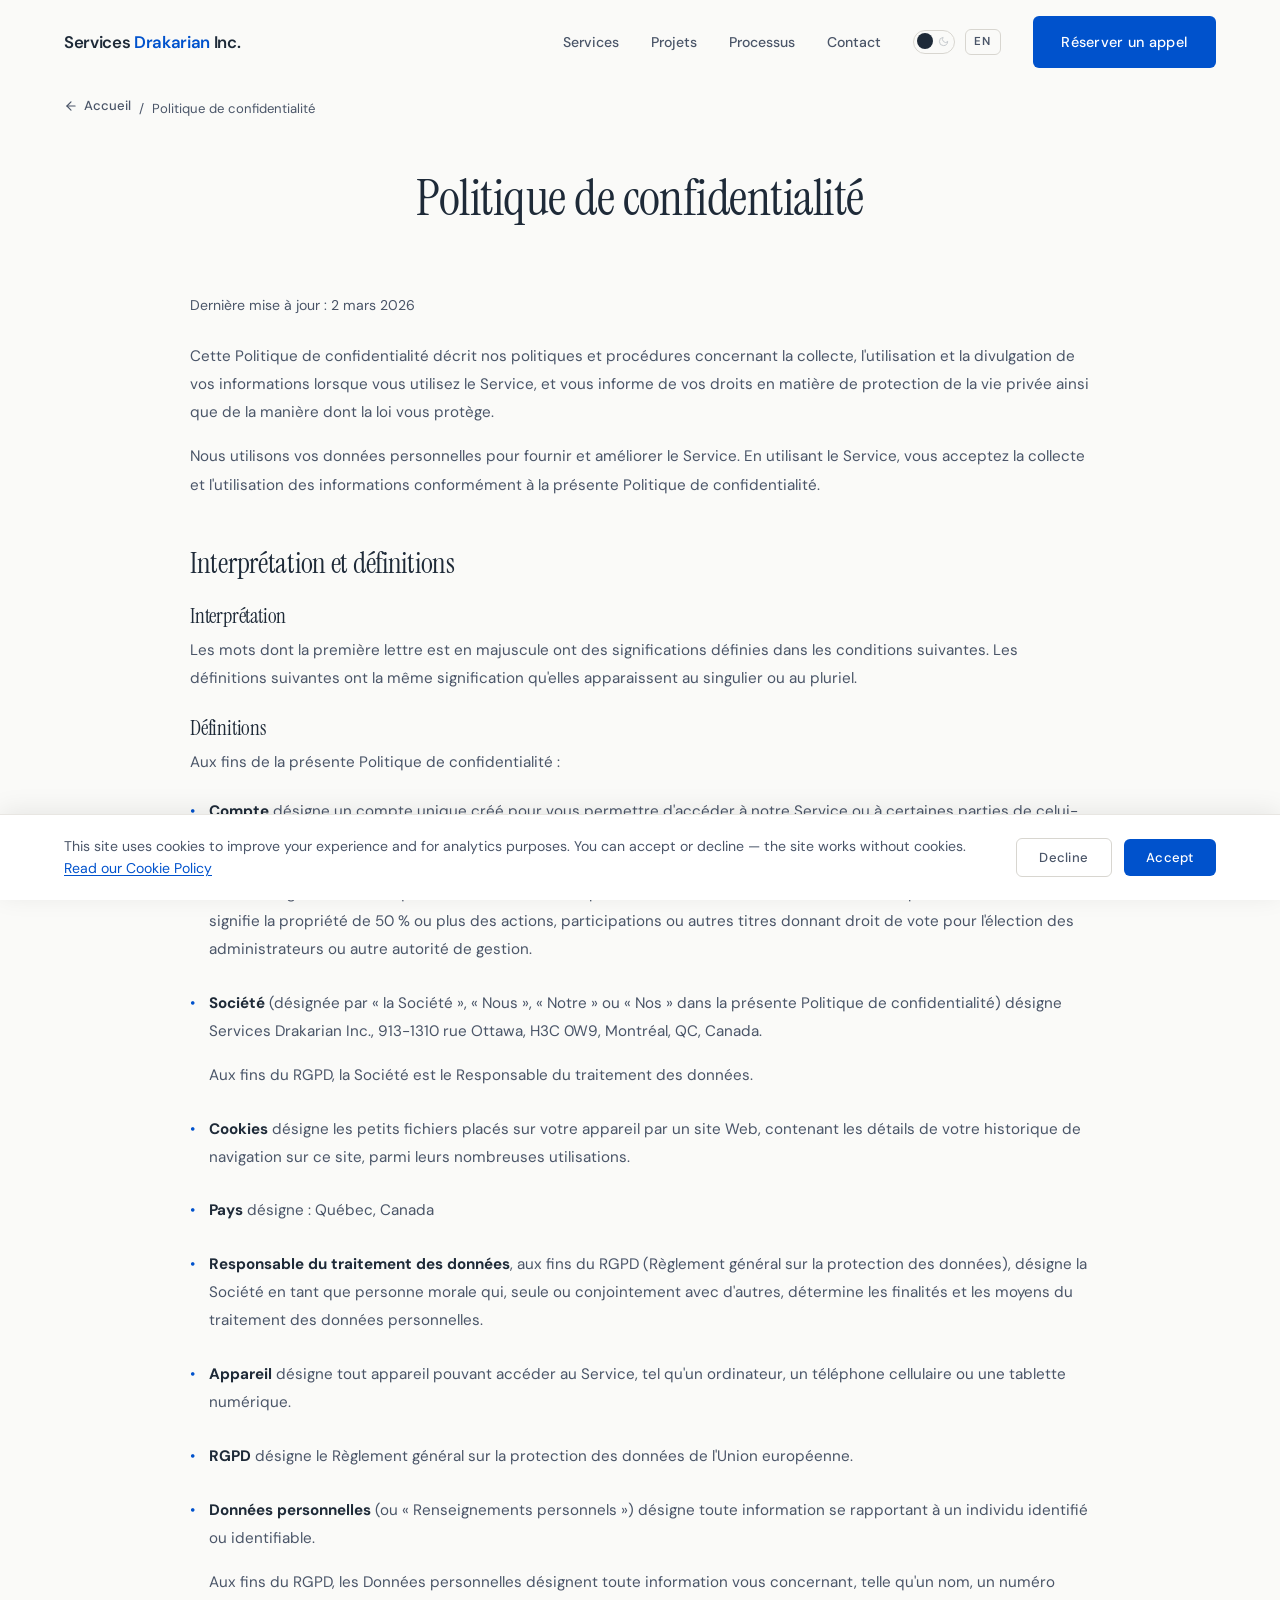
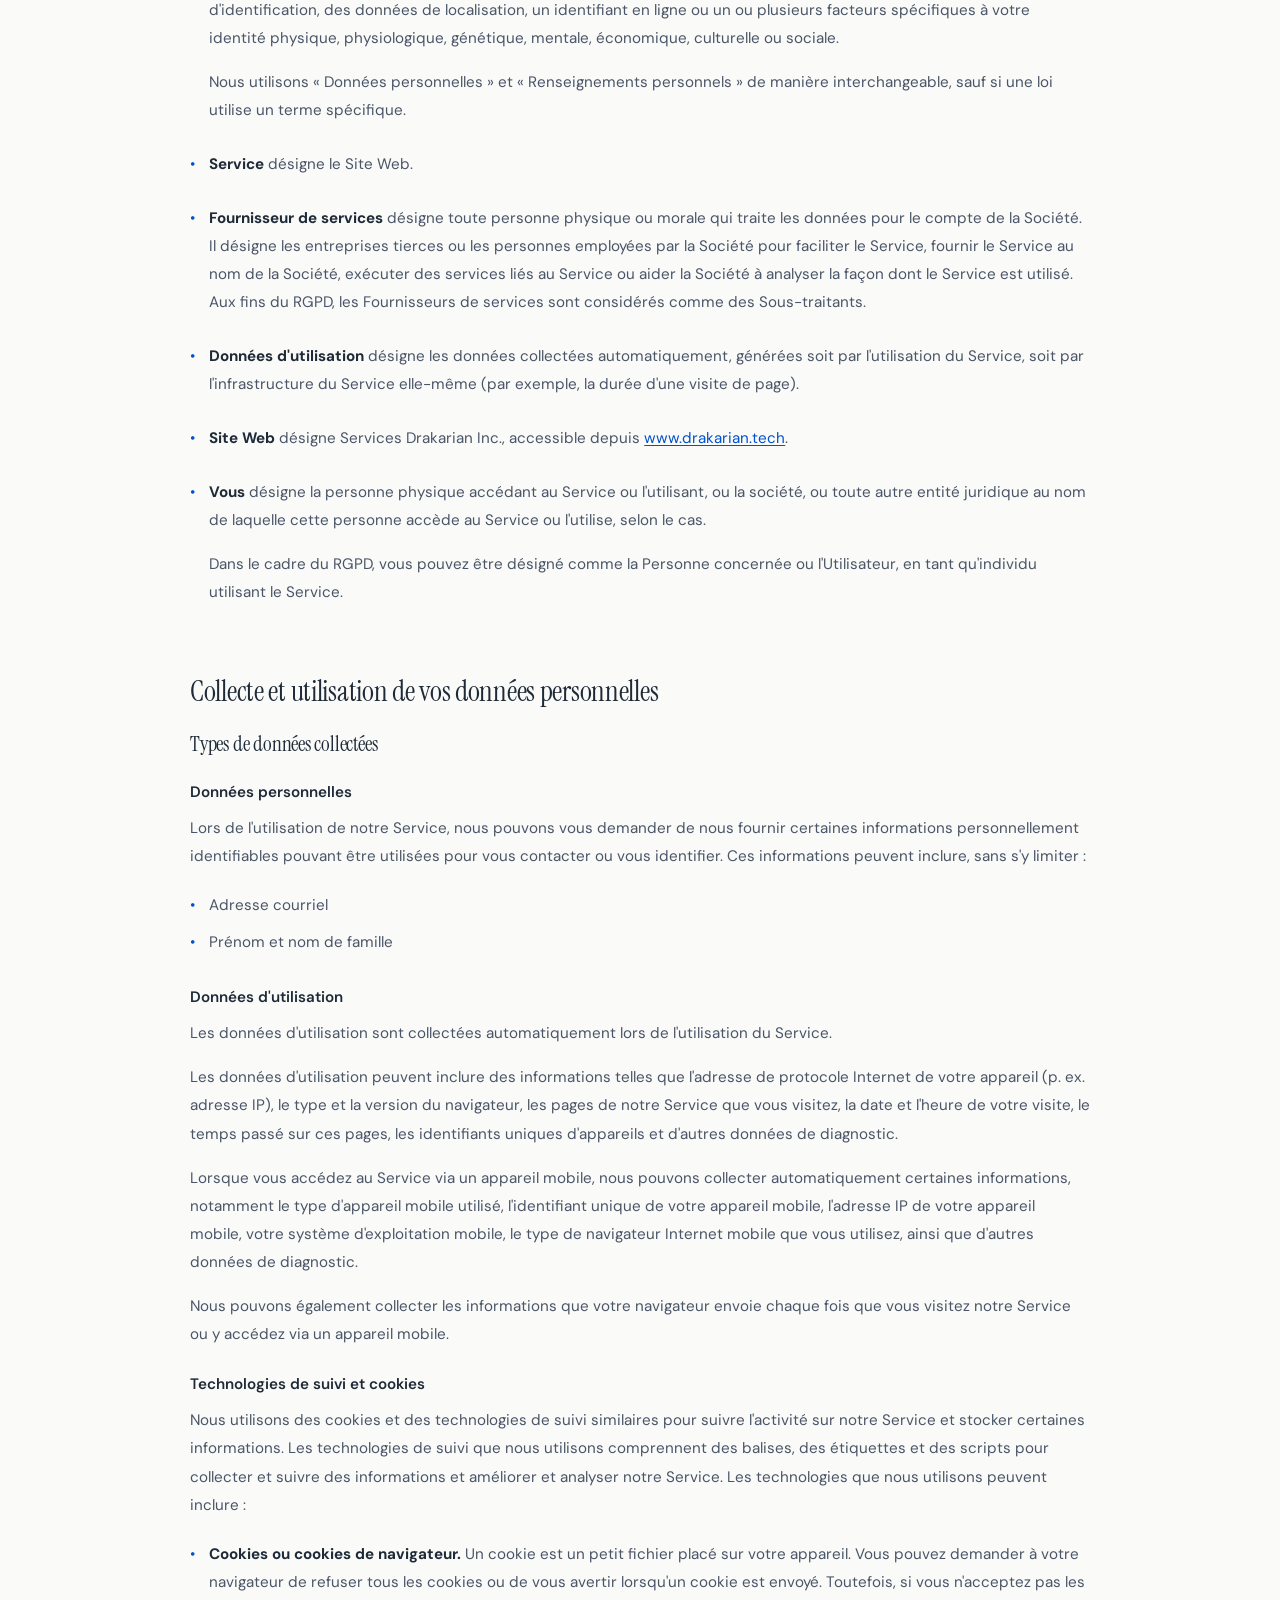
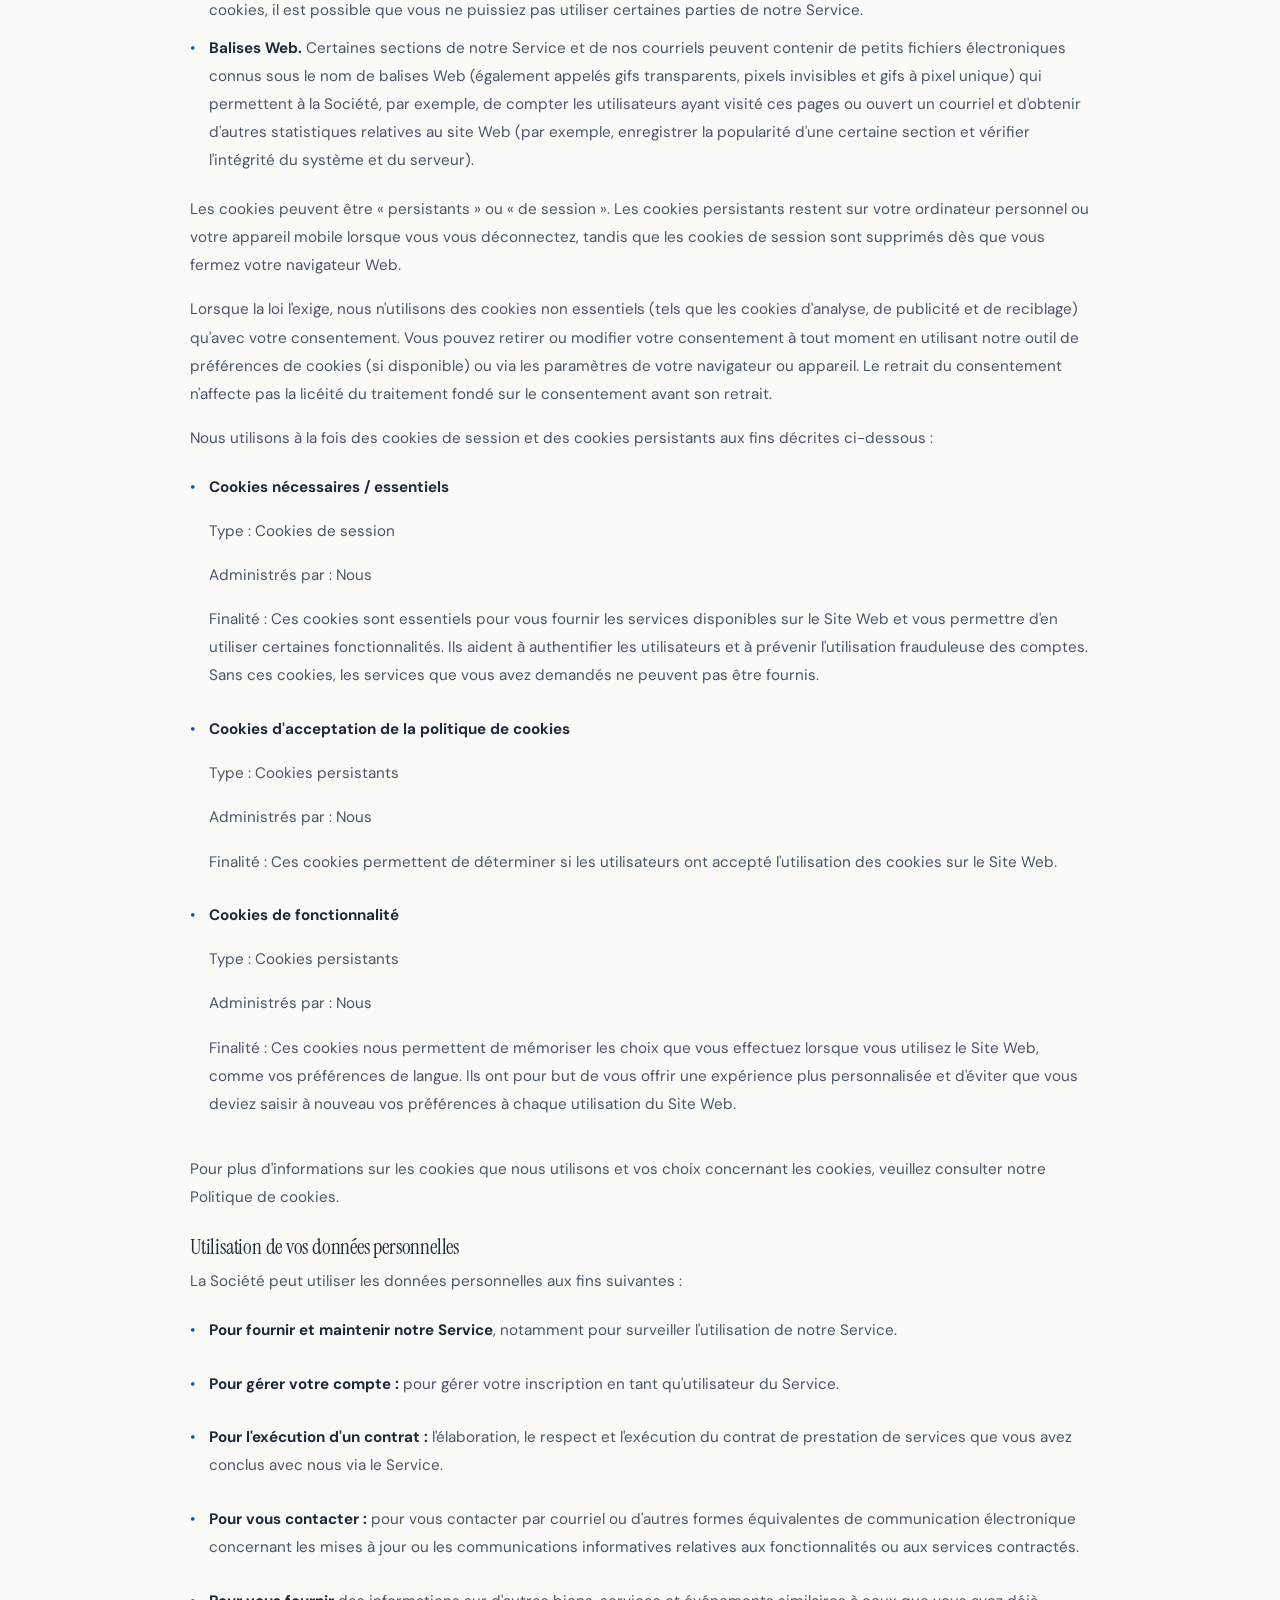
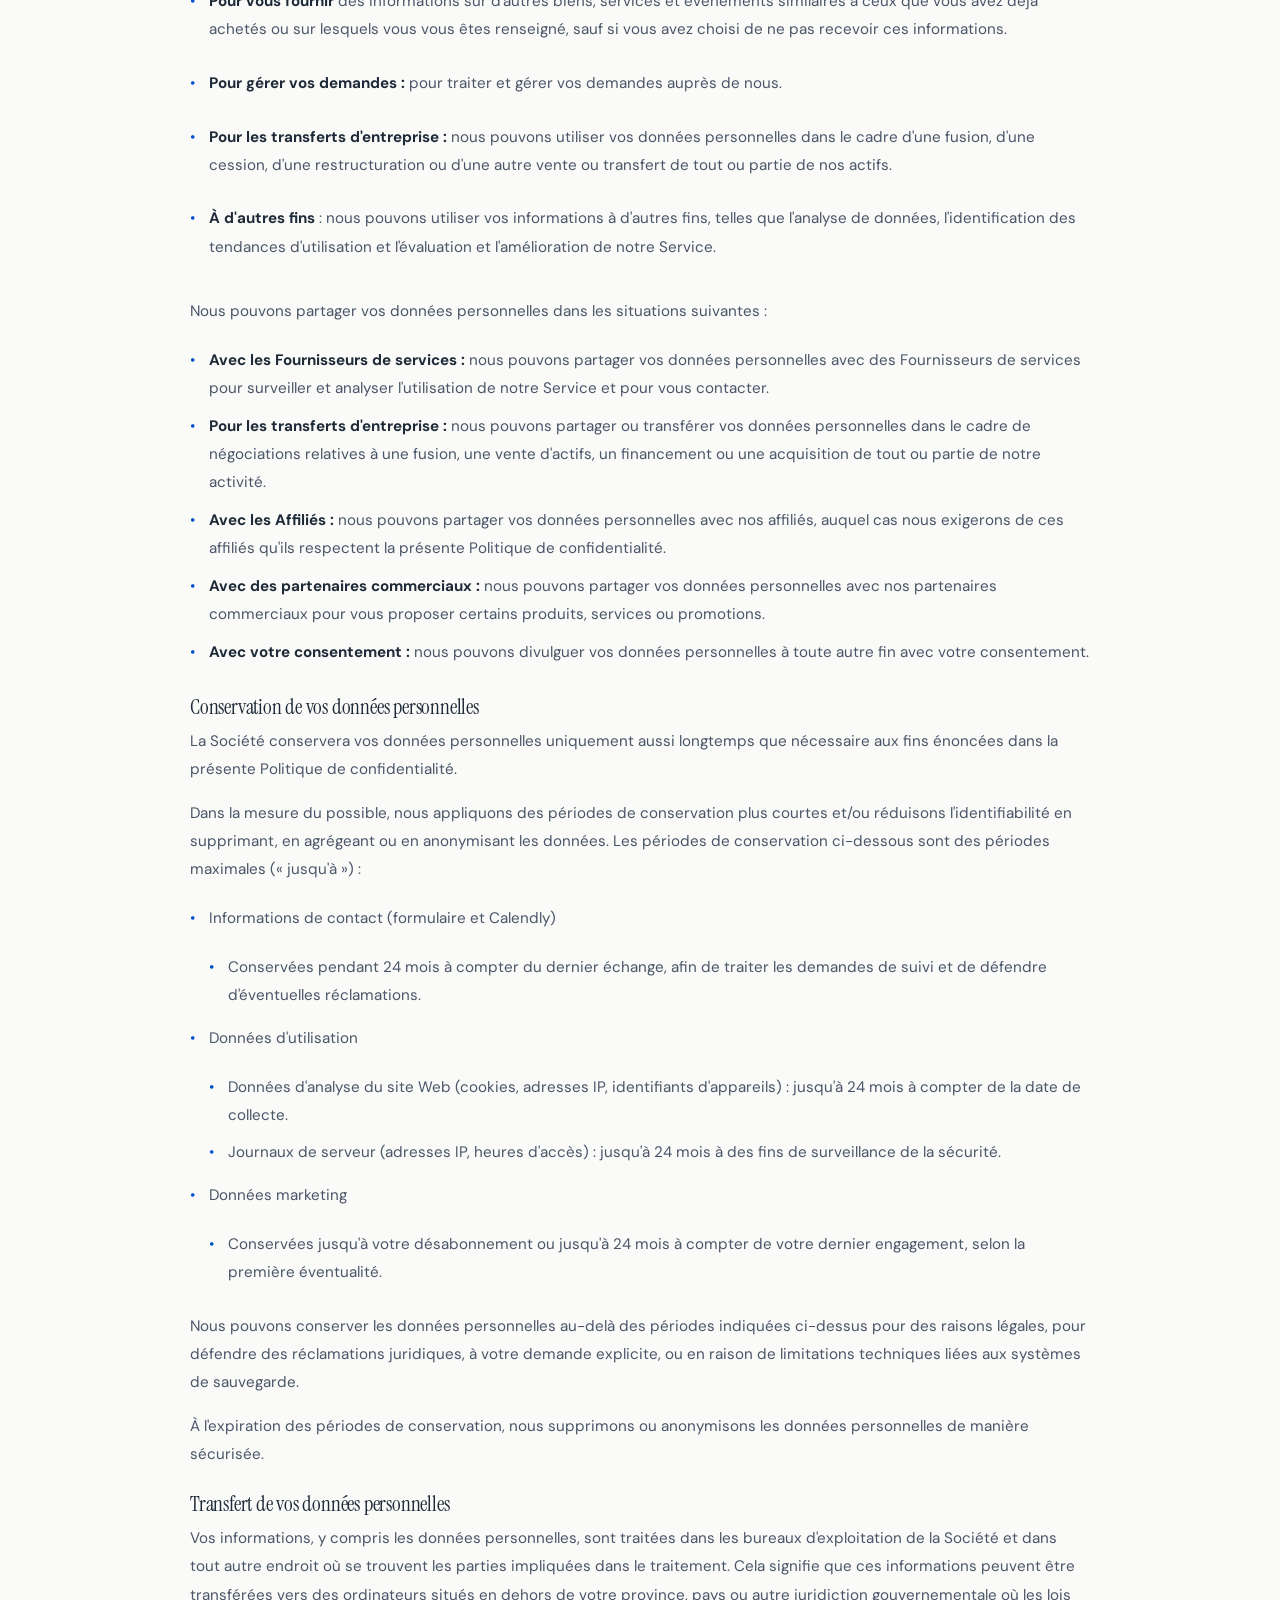
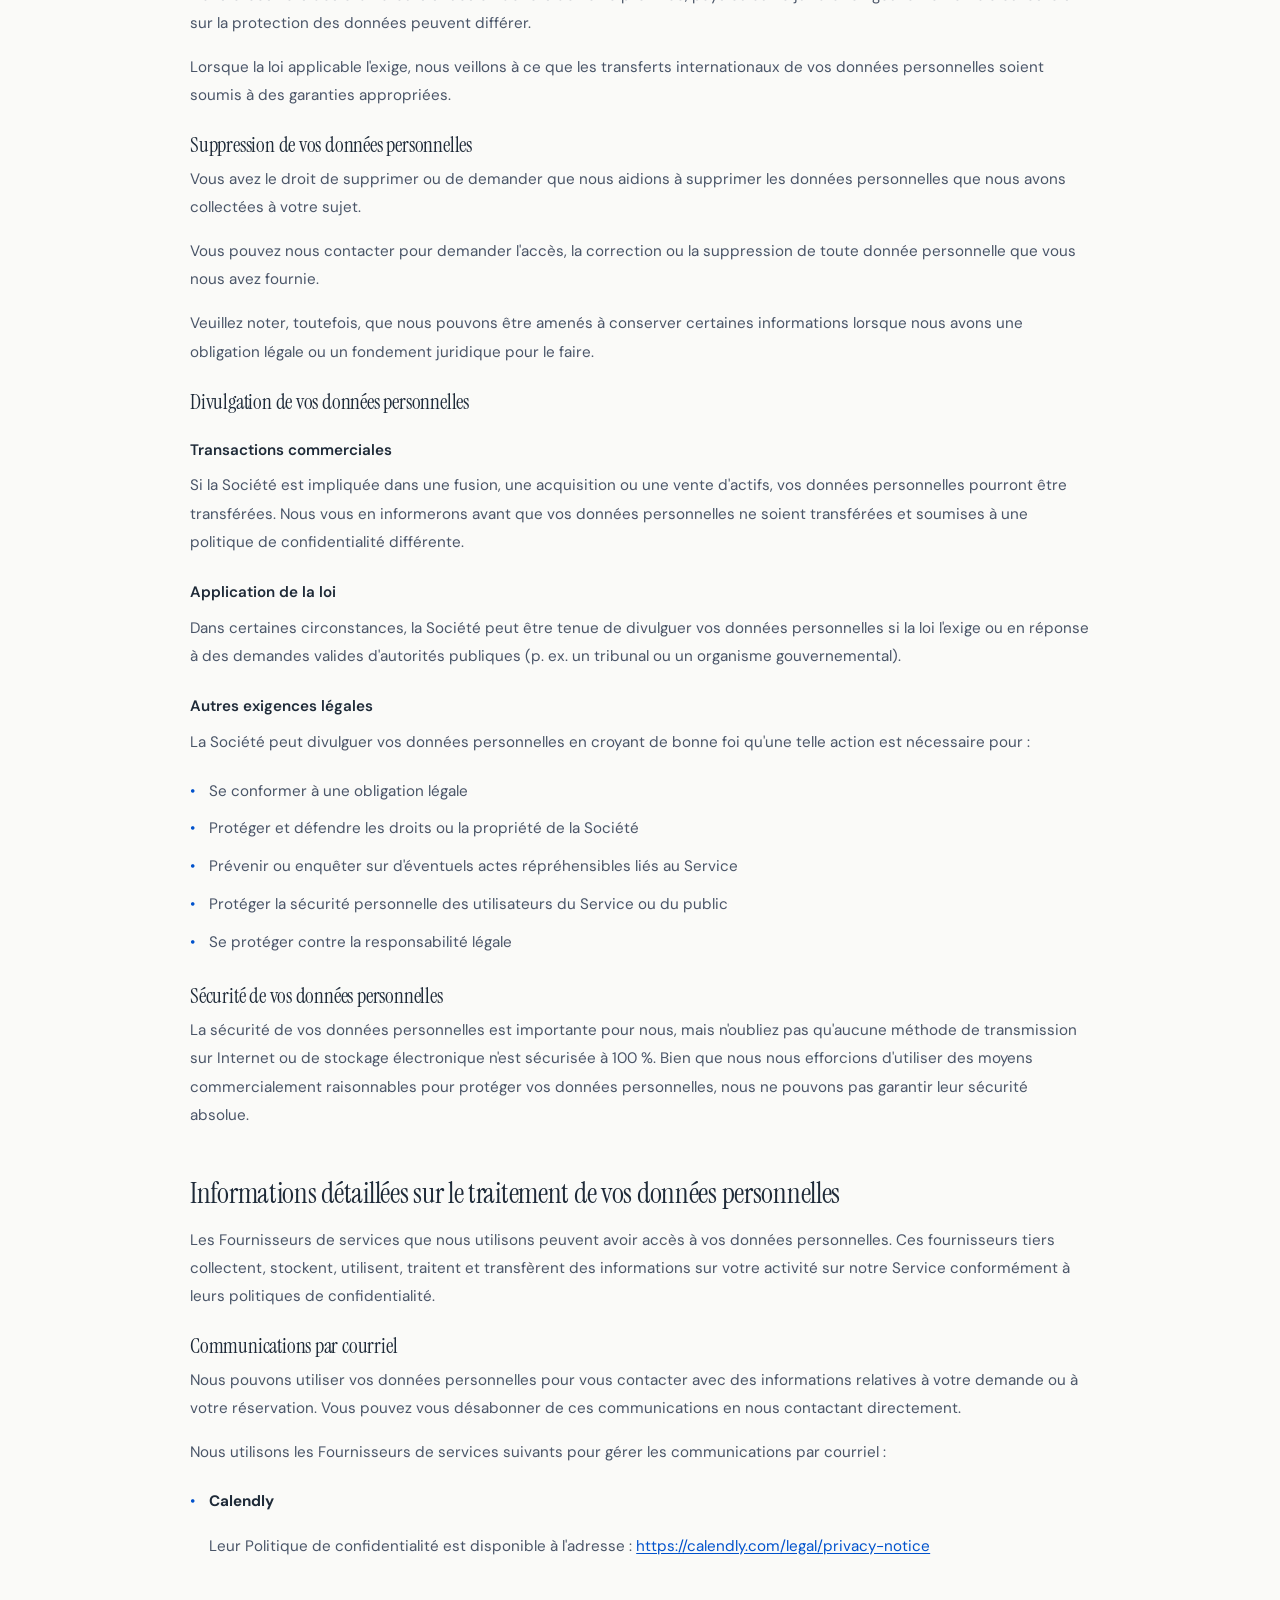
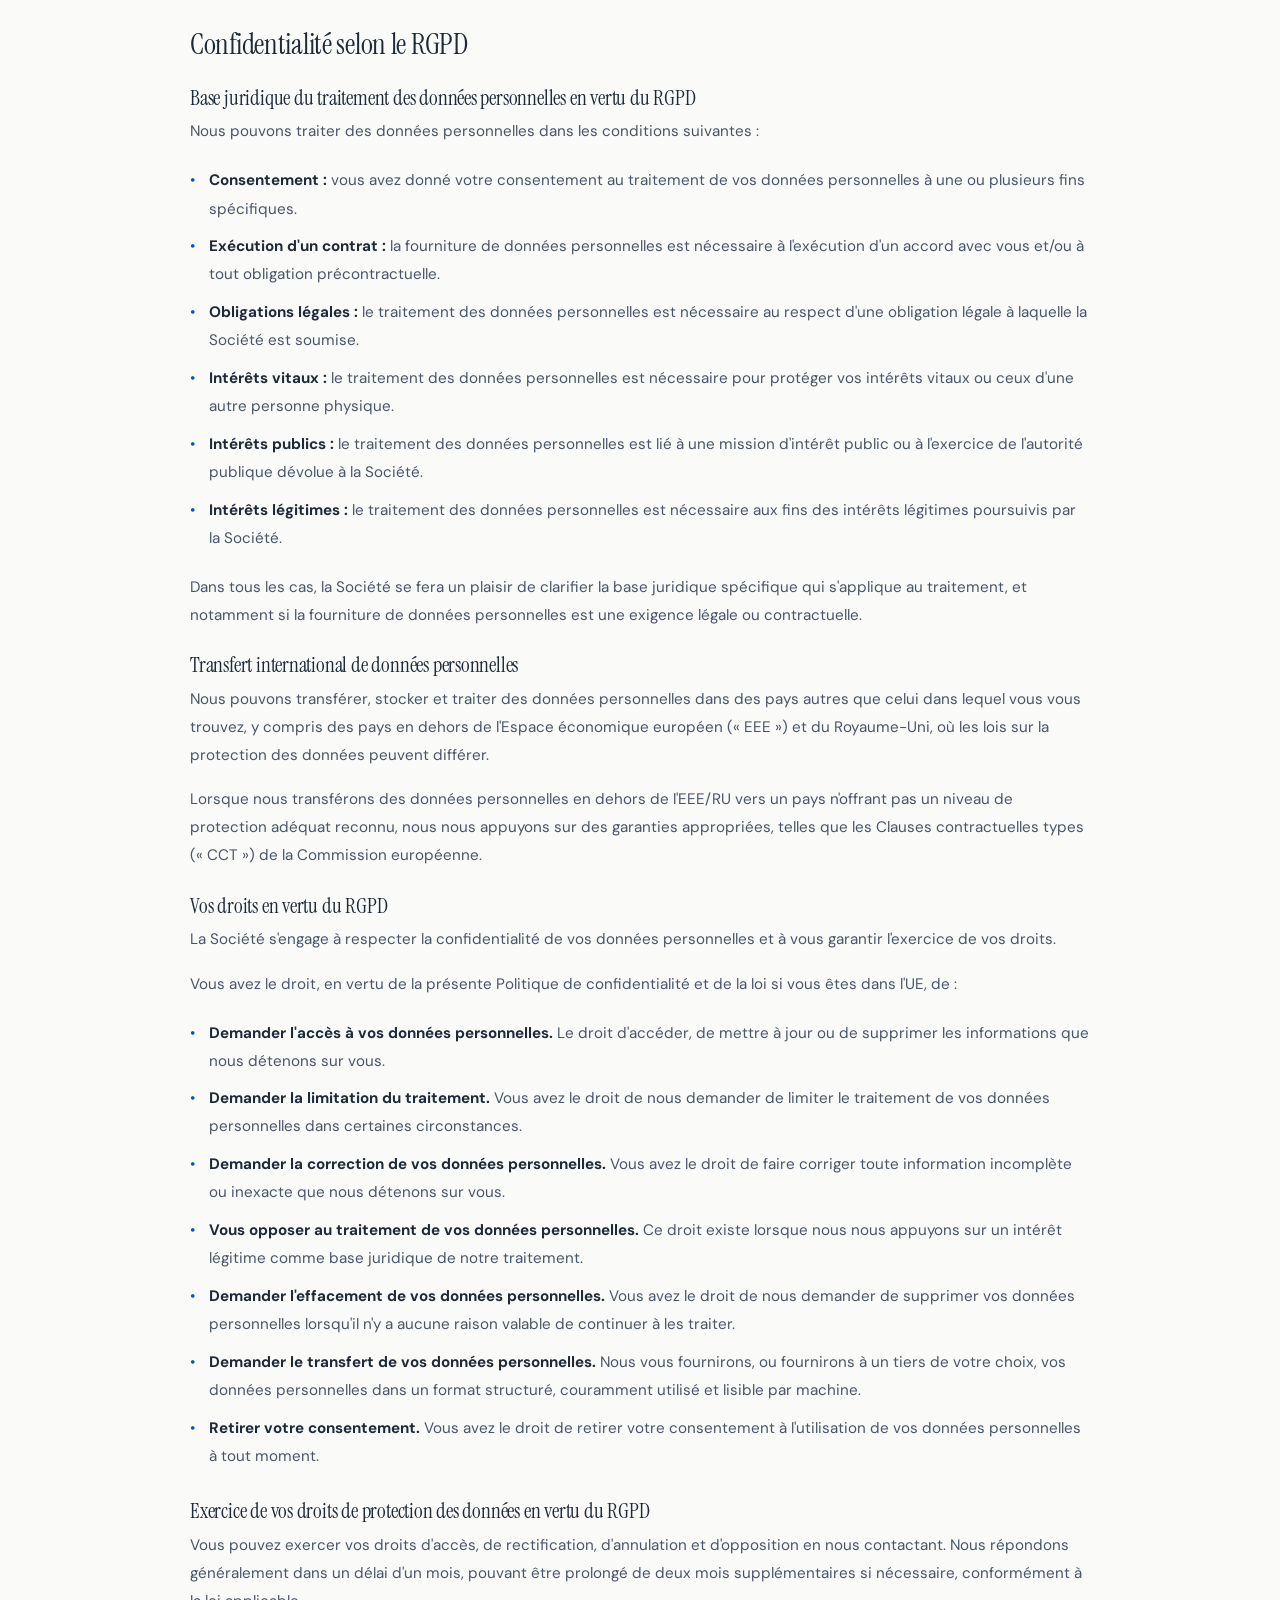
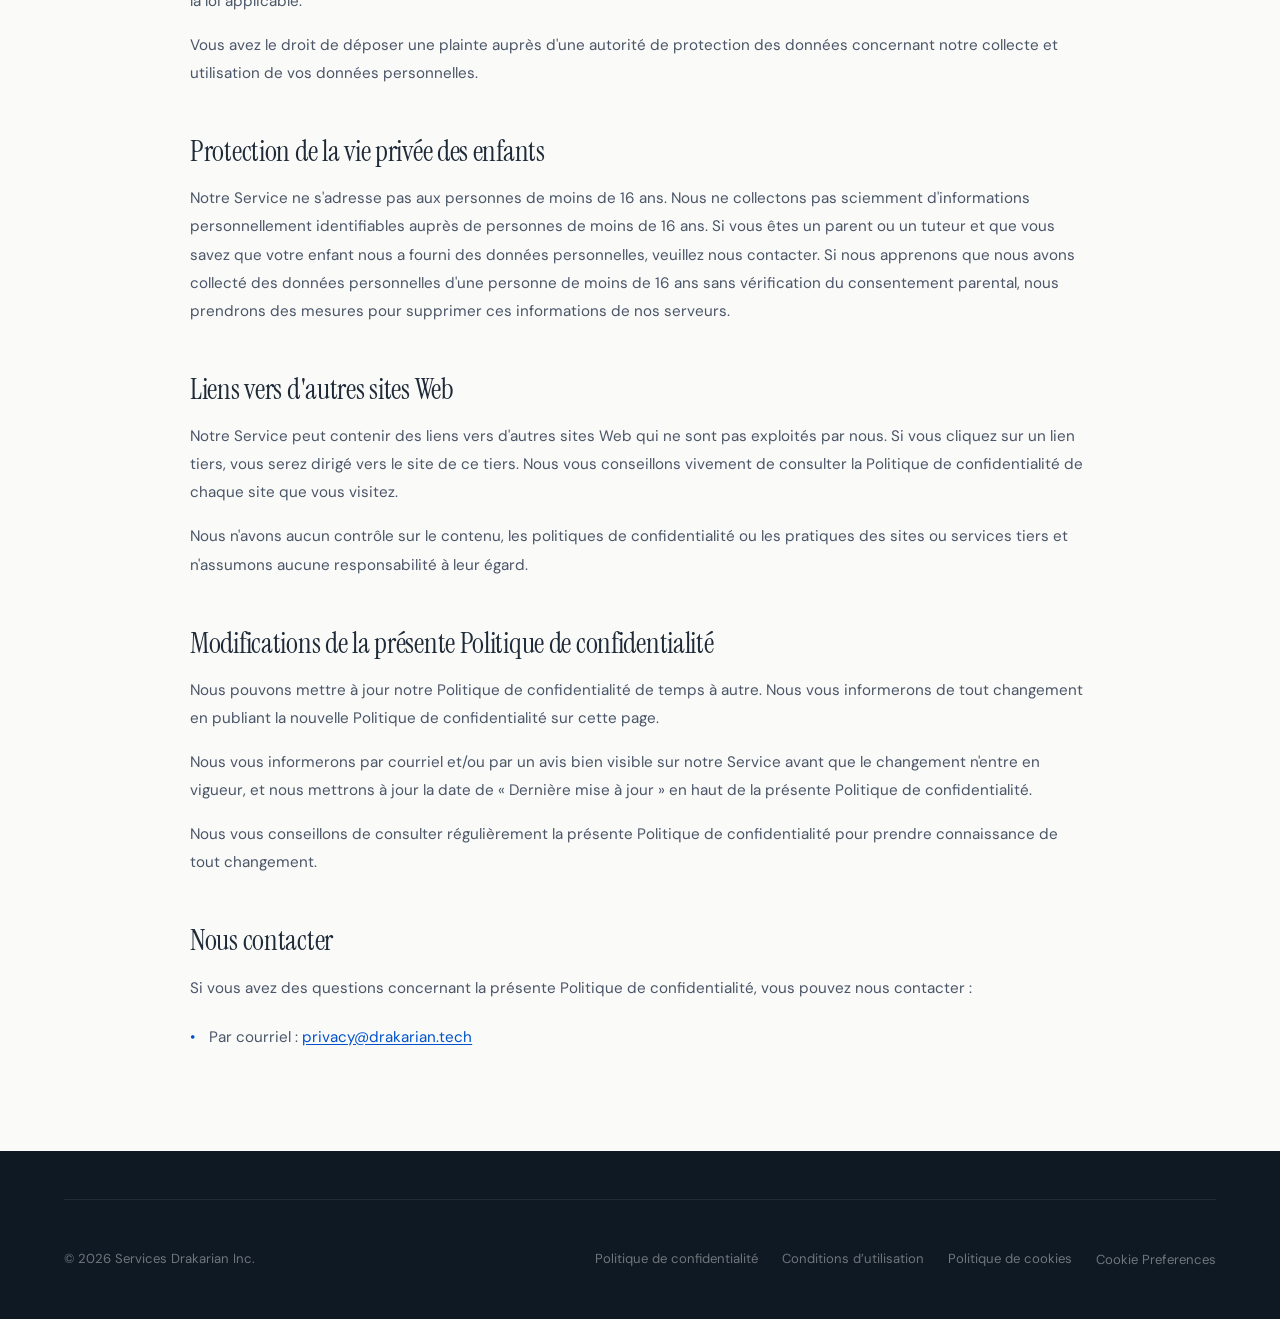
<file: politique-confidentialite.html>
<!DOCTYPE html>
<html lang="fr-CA">
<head>
  <meta charset="UTF-8">
  <meta name="viewport" content="width=device-width, initial-scale=1.0">
  <title>Politique de confidentialit&eacute; — Services Drakarian Inc.</title>
  <meta name="description" content="Politique de confidentialit&eacute; de Services Drakarian Inc. — d&eacute;couvrez comment nous collectons, utilisons et prot&eacute;geons vos donn&eacute;es personnelles.">
  <meta name="robots" content="index, follow">
  <link rel="canonical" href="https://drakarian.tech/politique-confidentialite.html">
  <link rel="preconnect" href="https://fonts.googleapis.com">
  <link rel="preconnect" href="https://fonts.gstatic.com" crossorigin>
  <link href="https://fonts.googleapis.com/css2?family=DM+Sans:ital,opsz,wght@0,9..40,300;0,9..40,400;0,9..40,500;0,9..40,600;1,9..40,400&family=Instrument+Serif:ital@0;1&display=swap" rel="stylesheet">
  <script>
    (function(){
      var t = localStorage.getItem('drak-theme');
      if (!t) t = window.matchMedia('(prefers-color-scheme:dark)').matches ? 'dark' : 'light';
      document.documentElement.setAttribute('data-theme', t);
    })();
  </script>
  <link rel="icon" type="image/png" href="./assets/favicon-96x96.png" sizes="96x96">
  <link rel="icon" type="image/svg+xml" href="./assets/favicon.svg">
  <link rel="shortcut icon" href="./favicon.ico">
  <link rel="apple-touch-icon" sizes="180x180" href="./assets/apple-touch-icon.png">
  <link rel="stylesheet" href="./assets/cookie-consent.css">
  <style>
    :root {
      --color-bg: #FAFAF8; --color-bg-alt: #F0EFEB; --color-bg-dark: #0F1923; --color-bg-dark-alt: #162231;
      --color-text: #1E2A38; --color-text-secondary: #4A5568; --color-text-light: #CBD5E0; --color-text-on-dark: #E8ECF0;
      --color-accent: #0052CC; --color-accent-hover: #003D99; --color-accent-subtle: rgba(0,82,204,0.08);
      --color-border: #D8D6D0; --color-border-light: #E8E6E2; --color-card-bg: #FFFFFF;
      --color-nav-scrolled: rgba(250,250,248,0.92); --color-stat-bg: #FFFFFF;
      --font-heading: 'Instrument Serif', Georgia, serif; --font-body: 'DM Sans', -apple-system, sans-serif;
      --container: min(1200px, 90vw); --container-narrow: min(900px, 90vw);
      --space-xs: 0.5rem; --space-sm: 1rem; --space-md: 1.5rem; --space-lg: 3rem; --space-xl: 5rem; --space-2xl: 8rem;
      --radius: 6px; --radius-lg: 12px; --transition: 0.3s cubic-bezier(0.4,0,0.2,1);
    }
    [data-theme="dark"] {
      --color-bg: #0D1117; --color-bg-alt: #151B23; --color-bg-dark: #010409; --color-bg-dark-alt: #0D1117;
      --color-text: #E6EDF3; --color-text-secondary: #8B949E; --color-text-light: #8B949E; --color-text-on-dark: #E6EDF3;
      --color-accent: #4493F8; --color-accent-hover: #6DB1FF; --color-accent-subtle: rgba(68,147,248,0.1);
      --color-border: #30363D; --color-border-light: #21262D; --color-card-bg: #151B23;
      --color-nav-scrolled: rgba(13,17,23,0.92); --color-stat-bg: #151B23;
    }
    *, *::before, *::after { box-sizing: border-box; margin: 0; padding: 0; }
    html { scroll-behavior: smooth; scroll-padding-top: 80px; font-size: 16px; }
    body { font-family: var(--font-body); color: var(--color-text); background: var(--color-bg); line-height: 1.7; font-weight: 400; -webkit-font-smoothing: antialiased; overflow-x: hidden; transition: background 0.4s ease, color 0.4s ease; }
    a { color: inherit; text-decoration: none; }
    h1, h2, h3 { font-family: var(--font-heading); font-weight: 400; line-height: 1.15; letter-spacing: -0.01em; }
    p { color: var(--color-text-secondary); transition: color 0.4s ease; }
    .nav { position:fixed; top:0; left:0; right:0; z-index:1000; padding:1rem 0; transition:all var(--transition); background:transparent; }
    .nav.scrolled { background: var(--color-nav-scrolled); backdrop-filter:blur(20px); -webkit-backdrop-filter:blur(20px); border-bottom:1px solid var(--color-border-light); padding:0.7rem 0; }
    .nav__inner { width:var(--container); margin:0 auto; display:flex; align-items:center; justify-content:space-between; }
    .nav__logo { font-family:var(--font-body); font-size:1.05rem; font-weight:600; letter-spacing:-0.02em; color:var(--color-text); }
    .nav__logo span { color:var(--color-accent); }
    .nav__links { display:flex; align-items:center; gap:2rem; list-style:none; }
    .nav__links a:not(.btn) { font-size:0.88rem; font-weight:500; color:var(--color-text-secondary); transition:color var(--transition); }
    .nav__links a:not(.btn):hover { color:var(--color-text); }
    .btn { display:inline-flex; align-items:center; gap:0.5rem; padding:0.85rem 1.8rem; border-radius:var(--radius); font-family:var(--font-body); font-size:0.9rem; font-weight:500; letter-spacing:0.02em; cursor:pointer; border:none; transition:all var(--transition); white-space:nowrap; }
    .btn--primary { background:var(--color-accent); color:#fff; }
    .btn--primary:hover { background:var(--color-accent-hover); transform:translateY(-1px); box-shadow:0 4px 20px rgba(0,82,204,0.3); }
    [data-theme="dark"] .btn--primary:hover { box-shadow:0 4px 20px rgba(68,147,248,0.25); }
    .btn svg { width:16px; height:16px; }
    .nav__toggles { display:flex; align-items:center; gap:0.6rem; }
    .theme-toggle { background:none; border:1.5px solid var(--color-border); border-radius:50px; cursor:pointer; width:42px; height:24px; position:relative; transition:all var(--transition); padding:0; flex-shrink:0; }
    .theme-toggle:hover { border-color:var(--color-accent); }
    .theme-toggle__thumb { width:16px; height:16px; border-radius:50%; background:var(--color-text); position:absolute; top:2.5px; left:3px; transition:all 0.4s cubic-bezier(0.68,-0.55,0.27,1.55); }
    [data-theme="dark"] .theme-toggle__thumb { left:21px; background:var(--color-accent); }
    .theme-toggle__icons { position:absolute; inset:0; display:flex; align-items:center; justify-content:space-between; padding:0 5px; pointer-events:none; }
    .theme-toggle__icons svg { width:11px; height:11px; opacity:0.5; }
    .theme-toggle__icons .icon-sun { stroke:#F59E0B; fill:none; }
    .theme-toggle__icons .icon-moon { stroke:#8B949E; fill:none; }
    .lang-toggle { background:none; border:1.5px solid var(--color-border); border-radius:var(--radius); cursor:pointer; padding:0.2rem 0.55rem; font-family:var(--font-body); font-size:0.72rem; font-weight:600; letter-spacing:0.06em; text-transform:uppercase; color:var(--color-text-secondary); transition:all var(--transition); line-height:1.5; flex-shrink:0; }
    .lang-toggle:hover { border-color:var(--color-accent); color:var(--color-accent); }
    .nav__right-group { display:flex; align-items:center; gap:0.6rem; }
    .nav__burger { display:none; background:none; border:none; cursor:pointer; padding:0.5rem; z-index:1001; }
    .nav__burger span { display:block; width:22px; height:1.5px; background:var(--color-text); margin:5px 0; transition:all var(--transition); }
    .nav__burger.active span:nth-child(1) { transform:rotate(45deg) translate(4px,4px); }
    .nav__burger.active span:nth-child(2) { opacity:0; }
    .nav__burger.active span:nth-child(3) { transform:rotate(-45deg) translate(5px,-5px); }
    .nav__mobile { display:none; position:fixed; inset:0; background:var(--color-bg); z-index:999; flex-direction:column; align-items:center; justify-content:center; gap:2rem; transition:background 0.4s ease; }
    .nav__mobile.active { display:flex; }
    .nav__mobile a { font-family:var(--font-heading); font-size:2rem; color:var(--color-text); }
    @media (max-width: 768px) { .nav__links { display:none; } .nav__burger { display:block; } }
    @media (min-width: 769px) { .nav__toggles--mobile { display:none !important; } }
    .breadcrumb { padding-top:calc(70px + 1.5rem); padding-bottom:0; width:var(--container); margin:0 auto; }
    .breadcrumb a { display:inline-flex; align-items:center; gap:0.35rem; font-size:0.82rem; font-weight:500; color:var(--color-text-secondary); transition:color var(--transition); }
    .breadcrumb a:hover { color:var(--color-accent); }
    .breadcrumb svg { width:14px; height:14px; }
    .breadcrumb span { font-size:0.82rem; color:var(--color-text-secondary); }
    .page-header { padding:var(--space-lg) 0 var(--space-lg); text-align:center; }
    .page-header h1 { font-size:clamp(2.2rem,4.5vw,3.2rem); margin-bottom:var(--space-sm); }
    .policy { width:var(--container-narrow); margin:0 auto; padding:0 0 var(--space-xl); }
    .policy h2 { font-size:clamp(1.4rem,2.5vw,1.8rem); margin-top:var(--space-lg); margin-bottom:var(--space-sm); }
    .policy h3 { font-size:clamp(1.1rem,2vw,1.3rem); margin-top:var(--space-md); margin-bottom:var(--space-xs); }
    .policy h4 { font-family:var(--font-body); font-size:0.95rem; font-weight:600; margin-top:var(--space-md); margin-bottom:var(--space-xs); }
    .policy p { font-size:0.95rem; line-height:1.85; margin-bottom:var(--space-sm); }
    .policy ul { list-style:none; margin-bottom:var(--space-sm); padding-left:0; }
    .policy ul li { font-size:0.95rem; line-height:1.85; color:var(--color-text-secondary); padding:0.3rem 0 0.3rem 1.2rem; position:relative; }
    .policy ul li::before { content:'\2022'; color:var(--color-accent); position:absolute; left:0; }
    .policy ul li strong { color:var(--color-text); }
    .policy ul li ul { margin-top:0.3rem; margin-bottom:0; }
    .policy a { color:var(--color-accent); text-decoration:underline; text-underline-offset:2px; }
    .policy a:hover { color:var(--color-accent-hover); }
    .policy .updated { font-size:0.88rem; color:var(--color-text-secondary); margin-bottom:var(--space-md); }
    .footer-bottom { width:var(--container); margin:0 auto; display:flex; align-items:center; justify-content:space-between; padding-top:var(--space-lg); border-top:1px solid rgba(255,255,255,0.08); position:relative; z-index:1; }
    .footer-bottom__copy { font-size:0.82rem; color:rgba(255,255,255,0.4); }
    .footer-bottom__links { display:flex; gap:1.5rem; }
    .footer-bottom__links a { font-size:0.82rem; color:rgba(255,255,255,0.4); transition:color var(--transition); }
    .footer-bottom__links a:hover { color:#fff; }
    @media (max-width: 640px) { .footer-bottom { flex-direction:column; gap:1rem; text-align:center; } }
  </style>
</head>
<body>
  <nav class="nav" id="nav" aria-label="Navigation principale">
    <div class="nav__inner">
      <a href="./" class="nav__logo">Services <span>Drakarian</span> Inc.</a>
      <ul class="nav__links">
        <li><a href="./#services">Services</a></li>
        <li><a href="./#projects">Projets</a></li>
        <li><a href="./#process">Processus</a></li>
        <li><a href="./#contact">Contact</a></li>
        <li>
          <div class="nav__toggles">
            <button class="theme-toggle" aria-label="Basculer le mode sombre">
              <div class="theme-toggle__icons">
                <svg class="icon-sun" viewBox="0 0 24 24" stroke-width="2" stroke-linecap="round"><circle cx="12" cy="12" r="5"/><path d="M12 1v2M12 21v2M4.22 4.22l1.42 1.42M18.36 18.36l1.42 1.42M1 12h2M21 12h2M4.22 19.78l1.42-1.42M18.36 5.64l1.42-1.42"/></svg>
                <svg class="icon-moon" viewBox="0 0 24 24" stroke-width="2" stroke-linecap="round"><path d="M21 12.79A9 9 0 1 1 11.21 3 7 7 0 0 0 21 12.79z"/></svg>
              </div>
              <div class="theme-toggle__thumb"></div>
            </button>
            <button class="lang-toggle">EN</button>
          </div>
        </li>
        <li><a href="./#contact" class="btn btn--primary">R&eacute;server un appel</a></li>
      </ul>
      <div class="nav__right-group nav__toggles--mobile">
        <div class="nav__toggles">
          <button class="theme-toggle" aria-label="Basculer le mode sombre">
            <div class="theme-toggle__icons">
              <svg class="icon-sun" viewBox="0 0 24 24" stroke-width="2" stroke-linecap="round"><circle cx="12" cy="12" r="5"/><path d="M12 1v2M12 21v2M4.22 4.22l1.42 1.42M18.36 18.36l1.42 1.42M1 12h2M21 12h2M4.22 19.78l1.42-1.42M18.36 5.64l1.42-1.42"/></svg>
              <svg class="icon-moon" viewBox="0 0 24 24" stroke-width="2" stroke-linecap="round"><path d="M21 12.79A9 9 0 1 1 11.21 3 7 7 0 0 0 21 12.79z"/></svg>
            </div>
            <div class="theme-toggle__thumb"></div>
          </button>
          <button class="lang-toggle">EN</button>
        </div>
        <button class="nav__burger" id="burger" aria-label="Ouvrir le menu"><span></span><span></span><span></span></button>
      </div>
    </div>
  </nav>
  <div class="nav__mobile" id="mobile-menu">
    <a href="./#services" class="mobile-link">Services</a>
    <a href="./#projects" class="mobile-link">Projets</a>
    <a href="./#process" class="mobile-link">Processus</a>
    <a href="./#contact" class="mobile-link">Contact</a>
    <a href="./#contact" class="btn btn--primary mobile-link">R&eacute;server un appel</a>
  </div>

  <div class="breadcrumb">
    <a href="./">
      <svg viewBox="0 0 24 24" fill="none" stroke="currentColor" stroke-width="2" stroke-linecap="round" stroke-linejoin="round"><path d="M19 12H5"/><path d="m12 19-7-7 7-7"/></svg>
      Accueil
    </a>
    <span>&nbsp;/&nbsp;</span>
    <span>Politique de confidentialit&eacute;</span>
  </div>

  <header class="page-header">
    <h1>Politique de confidentialit&eacute;</h1>
  </header>

  <article class="policy">
    <p class="updated">Derni&egrave;re mise &agrave; jour : 2 mars 2026</p>

    <p>Cette Politique de confidentialit&eacute; d&eacute;crit nos politiques et proc&eacute;dures concernant la collecte, l'utilisation et la divulgation de vos informations lorsque vous utilisez le Service, et vous informe de vos droits en mati&egrave;re de protection de la vie priv&eacute;e ainsi que de la mani&egrave;re dont la loi vous prot&egrave;ge.</p>
    <p>Nous utilisons vos donn&eacute;es personnelles pour fournir et am&eacute;liorer le Service. En utilisant le Service, vous acceptez la collecte et l'utilisation des informations conform&eacute;ment &agrave; la pr&eacute;sente Politique de confidentialit&eacute;.</p>

    <h2>Interpr&eacute;tation et d&eacute;finitions</h2>

    <h3>Interpr&eacute;tation</h3>
    <p>Les mots dont la premi&egrave;re lettre est en majuscule ont des significations d&eacute;finies dans les conditions suivantes. Les d&eacute;finitions suivantes ont la m&ecirc;me signification qu'elles apparaissent au singulier ou au pluriel.</p>

    <h3>D&eacute;finitions</h3>
    <p>Aux fins de la pr&eacute;sente Politique de confidentialit&eacute; :</p>
    <ul>
      <li><p><strong>Compte</strong> d&eacute;signe un compte unique cr&eacute;&eacute; pour vous permettre d'acc&eacute;der &agrave; notre Service ou &agrave; certaines parties de celui-ci.</p></li>
      <li><p><strong>Affili&eacute;</strong> d&eacute;signe une entit&eacute; qui contr&ocirc;le, est contr&ocirc;l&eacute;e par, ou est sous contr&ocirc;le commun avec une partie, o&ugrave; &laquo;&nbsp;contr&ocirc;le&nbsp;&raquo; signifie la propri&eacute;t&eacute; de 50&nbsp;% ou plus des actions, participations ou autres titres donnant droit de vote pour l'&eacute;lection des administrateurs ou autre autorit&eacute; de gestion.</p></li>
      <li>
        <p><strong>Soci&eacute;t&eacute;</strong> (d&eacute;sign&eacute;e par &laquo;&nbsp;la Soci&eacute;t&eacute;&nbsp;&raquo;, &laquo;&nbsp;Nous&nbsp;&raquo;, &laquo;&nbsp;Notre&nbsp;&raquo; ou &laquo;&nbsp;Nos&nbsp;&raquo; dans la pr&eacute;sente Politique de confidentialit&eacute;) d&eacute;signe Services Drakarian Inc., 913-1310 rue Ottawa, H3C 0W9, Montr&eacute;al, QC, Canada.</p>
        <p>Aux fins du RGPD, la Soci&eacute;t&eacute; est le Responsable du traitement des donn&eacute;es.</p>
      </li>
      <li><p><strong>Cookies</strong> d&eacute;signe les petits fichiers plac&eacute;s sur votre appareil par un site Web, contenant les d&eacute;tails de votre historique de navigation sur ce site, parmi leurs nombreuses utilisations.</p></li>
      <li><p><strong>Pays</strong> d&eacute;signe : Qu&eacute;bec, Canada</p></li>
      <li><p><strong>Responsable du traitement des donn&eacute;es</strong>, aux fins du RGPD (R&egrave;glement g&eacute;n&eacute;ral sur la protection des donn&eacute;es), d&eacute;signe la Soci&eacute;t&eacute; en tant que personne morale qui, seule ou conjointement avec d'autres, d&eacute;termine les finalit&eacute;s et les moyens du traitement des donn&eacute;es personnelles.</p></li>
      <li><p><strong>Appareil</strong> d&eacute;signe tout appareil pouvant acc&eacute;der au Service, tel qu'un ordinateur, un t&eacute;l&eacute;phone cellulaire ou une tablette num&eacute;rique.</p></li>
      <li><p><strong>RGPD</strong> d&eacute;signe le R&egrave;glement g&eacute;n&eacute;ral sur la protection des donn&eacute;es de l'Union europ&eacute;enne.</p></li>
      <li>
        <p><strong>Donn&eacute;es personnelles</strong> (ou &laquo;&nbsp;Renseignements personnels&nbsp;&raquo;) d&eacute;signe toute information se rapportant &agrave; un individu identifi&eacute; ou identifiable.</p>
        <p>Aux fins du RGPD, les Donn&eacute;es personnelles d&eacute;signent toute information vous concernant, telle qu'un nom, un num&eacute;ro d'identification, des donn&eacute;es de localisation, un identifiant en ligne ou un ou plusieurs facteurs sp&eacute;cifiques &agrave; votre identit&eacute; physique, physiologique, g&eacute;n&eacute;tique, mentale, &eacute;conomique, culturelle ou sociale.</p>
        <p>Nous utilisons &laquo;&nbsp;Donn&eacute;es personnelles&nbsp;&raquo; et &laquo;&nbsp;Renseignements personnels&nbsp;&raquo; de mani&egrave;re interchangeable, sauf si une loi utilise un terme sp&eacute;cifique.</p>
      </li>
      <li><p><strong>Service</strong> d&eacute;signe le Site Web.</p></li>
      <li><p><strong>Fournisseur de services</strong> d&eacute;signe toute personne physique ou morale qui traite les donn&eacute;es pour le compte de la Soci&eacute;t&eacute;. Il d&eacute;signe les entreprises tierces ou les personnes employ&eacute;es par la Soci&eacute;t&eacute; pour faciliter le Service, fournir le Service au nom de la Soci&eacute;t&eacute;, ex&eacute;cuter des services li&eacute;s au Service ou aider la Soci&eacute;t&eacute; &agrave; analyser la fa&ccedil;on dont le Service est utilis&eacute;. Aux fins du RGPD, les Fournisseurs de services sont consid&eacute;r&eacute;s comme des Sous-traitants.</p></li>
      <li><p><strong>Donn&eacute;es d'utilisation</strong> d&eacute;signe les donn&eacute;es collect&eacute;es automatiquement, g&eacute;n&eacute;r&eacute;es soit par l'utilisation du Service, soit par l'infrastructure du Service elle-m&ecirc;me (par exemple, la dur&eacute;e d'une visite de page).</p></li>
      <li><p><strong>Site Web</strong> d&eacute;signe Services Drakarian Inc., accessible depuis <a href="https://www.drakarian.tech" rel="external nofollow noopener" target="_blank">www.drakarian.tech</a>.</p></li>
      <li>
        <p><strong>Vous</strong> d&eacute;signe la personne physique acc&eacute;dant au Service ou l'utilisant, ou la soci&eacute;t&eacute;, ou toute autre entit&eacute; juridique au nom de laquelle cette personne acc&egrave;de au Service ou l'utilise, selon le cas.</p>
        <p>Dans le cadre du RGPD, vous pouvez &ecirc;tre d&eacute;sign&eacute; comme la Personne concern&eacute;e ou l'Utilisateur, en tant qu'individu utilisant le Service.</p>
      </li>
    </ul>

    <h2>Collecte et utilisation de vos donn&eacute;es personnelles</h2>

    <h3>Types de donn&eacute;es collect&eacute;es</h3>

    <h4>Donn&eacute;es personnelles</h4>
    <p>Lors de l'utilisation de notre Service, nous pouvons vous demander de nous fournir certaines informations personnellement identifiables pouvant &ecirc;tre utilis&eacute;es pour vous contacter ou vous identifier. Ces informations peuvent inclure, sans s'y limiter :</p>
    <ul>
      <li>Adresse courriel</li>
      <li>Pr&eacute;nom et nom de famille</li>
    </ul>

    <h4>Donn&eacute;es d'utilisation</h4>
    <p>Les donn&eacute;es d'utilisation sont collect&eacute;es automatiquement lors de l'utilisation du Service.</p>
    <p>Les donn&eacute;es d'utilisation peuvent inclure des informations telles que l'adresse de protocole Internet de votre appareil (p.&nbsp;ex. adresse IP), le type et la version du navigateur, les pages de notre Service que vous visitez, la date et l'heure de votre visite, le temps pass&eacute; sur ces pages, les identifiants uniques d'appareils et d'autres donn&eacute;es de diagnostic.</p>
    <p>Lorsque vous acc&eacute;dez au Service via un appareil mobile, nous pouvons collecter automatiquement certaines informations, notamment le type d'appareil mobile utilis&eacute;, l'identifiant unique de votre appareil mobile, l'adresse IP de votre appareil mobile, votre syst&egrave;me d'exploitation mobile, le type de navigateur Internet mobile que vous utilisez, ainsi que d'autres donn&eacute;es de diagnostic.</p>
    <p>Nous pouvons &eacute;galement collecter les informations que votre navigateur envoie chaque fois que vous visitez notre Service ou y acc&eacute;dez via un appareil mobile.</p>

    <h4>Technologies de suivi et cookies</h4>
    <p>Nous utilisons des cookies et des technologies de suivi similaires pour suivre l'activit&eacute; sur notre Service et stocker certaines informations. Les technologies de suivi que nous utilisons comprennent des balises, des &eacute;tiquettes et des scripts pour collecter et suivre des informations et am&eacute;liorer et analyser notre Service. Les technologies que nous utilisons peuvent inclure :</p>
    <ul>
      <li><strong>Cookies ou cookies de navigateur.</strong> Un cookie est un petit fichier plac&eacute; sur votre appareil. Vous pouvez demander &agrave; votre navigateur de refuser tous les cookies ou de vous avertir lorsqu'un cookie est envoy&eacute;. Toutefois, si vous n'acceptez pas les cookies, il est possible que vous ne puissiez pas utiliser certaines parties de notre Service.</li>
      <li><strong>Balises Web.</strong> Certaines sections de notre Service et de nos courriels peuvent contenir de petits fichiers &eacute;lectroniques connus sous le nom de balises Web (&eacute;galement appel&eacute;s gifs transparents, pixels invisibles et gifs &agrave; pixel unique) qui permettent &agrave; la Soci&eacute;t&eacute;, par exemple, de compter les utilisateurs ayant visit&eacute; ces pages ou ouvert un courriel et d'obtenir d'autres statistiques relatives au site Web (par exemple, enregistrer la popularit&eacute; d'une certaine section et v&eacute;rifier l'int&eacute;grit&eacute; du syst&egrave;me et du serveur).</li>
    </ul>
    <p>Les cookies peuvent &ecirc;tre &laquo;&nbsp;persistants&nbsp;&raquo; ou &laquo;&nbsp;de session&nbsp;&raquo;. Les cookies persistants restent sur votre ordinateur personnel ou votre appareil mobile lorsque vous vous d&eacute;connectez, tandis que les cookies de session sont supprim&eacute;s d&egrave;s que vous fermez votre navigateur Web.</p>
    <p>Lorsque la loi l'exige, nous n'utilisons des cookies non essentiels (tels que les cookies d'analyse, de publicit&eacute; et de reciblage) qu'avec votre consentement. Vous pouvez retirer ou modifier votre consentement &agrave; tout moment en utilisant notre outil de pr&eacute;f&eacute;rences de cookies (si disponible) ou via les param&egrave;tres de votre navigateur ou appareil. Le retrait du consentement n'affecte pas la lic&eacute;it&eacute; du traitement fond&eacute; sur le consentement avant son retrait.</p>
    <p>Nous utilisons &agrave; la fois des cookies de session et des cookies persistants aux fins d&eacute;crites ci-dessous :</p>
    <ul>
      <li>
        <p><strong>Cookies n&eacute;cessaires / essentiels</strong></p>
        <p>Type : Cookies de session</p>
        <p>Administr&eacute;s par : Nous</p>
        <p>Finalit&eacute; : Ces cookies sont essentiels pour vous fournir les services disponibles sur le Site Web et vous permettre d'en utiliser certaines fonctionnalit&eacute;s. Ils aident &agrave; authentifier les utilisateurs et &agrave; pr&eacute;venir l'utilisation frauduleuse des comptes. Sans ces cookies, les services que vous avez demand&eacute;s ne peuvent pas &ecirc;tre fournis.</p>
      </li>
      <li>
        <p><strong>Cookies d'acceptation de la politique de cookies</strong></p>
        <p>Type : Cookies persistants</p>
        <p>Administr&eacute;s par : Nous</p>
        <p>Finalit&eacute; : Ces cookies permettent de d&eacute;terminer si les utilisateurs ont accept&eacute; l'utilisation des cookies sur le Site Web.</p>
      </li>
      <li>
        <p><strong>Cookies de fonctionnalit&eacute;</strong></p>
        <p>Type : Cookies persistants</p>
        <p>Administr&eacute;s par : Nous</p>
        <p>Finalit&eacute; : Ces cookies nous permettent de m&eacute;moriser les choix que vous effectuez lorsque vous utilisez le Site Web, comme vos pr&eacute;f&eacute;rences de langue. Ils ont pour but de vous offrir une exp&eacute;rience plus personnalis&eacute;e et d'&eacute;viter que vous deviez saisir &agrave; nouveau vos pr&eacute;f&eacute;rences &agrave; chaque utilisation du Site Web.</p>
      </li>
    </ul>
    <p>Pour plus d'informations sur les cookies que nous utilisons et vos choix concernant les cookies, veuillez consulter notre Politique de cookies.</p>

    <h3>Utilisation de vos donn&eacute;es personnelles</h3>
    <p>La Soci&eacute;t&eacute; peut utiliser les donn&eacute;es personnelles aux fins suivantes :</p>
    <ul>
      <li><p><strong>Pour fournir et maintenir notre Service</strong>, notamment pour surveiller l'utilisation de notre Service.</p></li>
      <li><p><strong>Pour g&eacute;rer votre compte :</strong> pour g&eacute;rer votre inscription en tant qu'utilisateur du Service.</p></li>
      <li><p><strong>Pour l'ex&eacute;cution d'un contrat :</strong> l'&eacute;laboration, le respect et l'ex&eacute;cution du contrat de prestation de services que vous avez conclus avec nous via le Service.</p></li>
      <li><p><strong>Pour vous contacter :</strong> pour vous contacter par courriel ou d'autres formes &eacute;quivalentes de communication &eacute;lectronique concernant les mises &agrave; jour ou les communications informatives relatives aux fonctionnalit&eacute;s ou aux services contract&eacute;s.</p></li>
      <li><p><strong>Pour vous fournir</strong> des informations sur d'autres biens, services et &eacute;v&eacute;nements similaires &agrave; ceux que vous avez d&eacute;j&agrave; achet&eacute;s ou sur lesquels vous vous &ecirc;tes renseign&eacute;, sauf si vous avez choisi de ne pas recevoir ces informations.</p></li>
      <li><p><strong>Pour g&eacute;rer vos demandes :</strong> pour traiter et g&eacute;rer vos demandes aupr&egrave;s de nous.</p></li>
      <li><p><strong>Pour les transferts d'entreprise :</strong> nous pouvons utiliser vos donn&eacute;es personnelles dans le cadre d'une fusion, d'une cession, d'une restructuration ou d'une autre vente ou transfert de tout ou partie de nos actifs.</p></li>
      <li><p><strong>&Agrave; d'autres fins</strong> : nous pouvons utiliser vos informations &agrave; d'autres fins, telles que l'analyse de donn&eacute;es, l'identification des tendances d'utilisation et l'&eacute;valuation et l'am&eacute;lioration de notre Service.</p></li>
    </ul>
    <p>Nous pouvons partager vos donn&eacute;es personnelles dans les situations suivantes :</p>
    <ul>
      <li><strong>Avec les Fournisseurs de services :</strong> nous pouvons partager vos donn&eacute;es personnelles avec des Fournisseurs de services pour surveiller et analyser l'utilisation de notre Service et pour vous contacter.</li>
      <li><strong>Pour les transferts d'entreprise :</strong> nous pouvons partager ou transf&eacute;rer vos donn&eacute;es personnelles dans le cadre de n&eacute;gociations relatives &agrave; une fusion, une vente d'actifs, un financement ou une acquisition de tout ou partie de notre activit&eacute;.</li>
      <li><strong>Avec les Affili&eacute;s :</strong> nous pouvons partager vos donn&eacute;es personnelles avec nos affili&eacute;s, auquel cas nous exigerons de ces affili&eacute;s qu'ils respectent la pr&eacute;sente Politique de confidentialit&eacute;.</li>
      <li><strong>Avec des partenaires commerciaux :</strong> nous pouvons partager vos donn&eacute;es personnelles avec nos partenaires commerciaux pour vous proposer certains produits, services ou promotions.</li>
      <li><strong>Avec votre consentement :</strong> nous pouvons divulguer vos donn&eacute;es personnelles &agrave; toute autre fin avec votre consentement.</li>
    </ul>

    <h3>Conservation de vos donn&eacute;es personnelles</h3>
    <p>La Soci&eacute;t&eacute; conservera vos donn&eacute;es personnelles uniquement aussi longtemps que n&eacute;cessaire aux fins &eacute;nonc&eacute;es dans la pr&eacute;sente Politique de confidentialit&eacute;.</p>
    <p>Dans la mesure du possible, nous appliquons des p&eacute;riodes de conservation plus courtes et/ou r&eacute;duisons l'identifiabilit&eacute; en supprimant, en agr&eacute;geant ou en anonymisant les donn&eacute;es. Les p&eacute;riodes de conservation ci-dessous sont des p&eacute;riodes maximales (&laquo;&nbsp;jusqu'&agrave;&nbsp;&raquo;) :</p>
    <ul>
      <li>
        <p>Informations de contact (formulaire et Calendly)</p>
        <ul><li>Conserv&eacute;es pendant 24 mois &agrave; compter du dernier &eacute;change, afin de traiter les demandes de suivi et de d&eacute;fendre d'&eacute;ventuelles r&eacute;clamations.</li></ul>
      </li>
      <li>
        <p>Donn&eacute;es d'utilisation</p>
        <ul>
          <li>Donn&eacute;es d'analyse du site Web (cookies, adresses IP, identifiants d'appareils) : jusqu'&agrave; 24 mois &agrave; compter de la date de collecte.</li>
          <li>Journaux de serveur (adresses IP, heures d'acc&egrave;s) : jusqu'&agrave; 24 mois &agrave; des fins de surveillance de la s&eacute;curit&eacute;.</li>
        </ul>
      </li>
      <li>
        <p>Donn&eacute;es marketing</p>
        <ul><li>Conserv&eacute;es jusqu'&agrave; votre d&eacute;sabonnement ou jusqu'&agrave; 24 mois &agrave; compter de votre dernier engagement, selon la premi&egrave;re &eacute;ventualit&eacute;.</li></ul>
      </li>
    </ul>
    <p>Nous pouvons conserver les donn&eacute;es personnelles au-del&agrave; des p&eacute;riodes indiqu&eacute;es ci-dessus pour des raisons l&eacute;gales, pour d&eacute;fendre des r&eacute;clamations juridiques, &agrave; votre demande explicite, ou en raison de limitations techniques li&eacute;es aux syst&egrave;mes de sauvegarde.</p>
    <p>&Agrave; l'expiration des p&eacute;riodes de conservation, nous supprimons ou anonymisons les donn&eacute;es personnelles de mani&egrave;re s&eacute;curis&eacute;e.</p>

    <h3>Transfert de vos donn&eacute;es personnelles</h3>
    <p>Vos informations, y compris les donn&eacute;es personnelles, sont trait&eacute;es dans les bureaux d'exploitation de la Soci&eacute;t&eacute; et dans tout autre endroit o&ugrave; se trouvent les parties impliqu&eacute;es dans le traitement. Cela signifie que ces informations peuvent &ecirc;tre transf&eacute;r&eacute;es vers des ordinateurs situ&eacute;s en dehors de votre province, pays ou autre juridiction gouvernementale o&ugrave; les lois sur la protection des donn&eacute;es peuvent diff&eacute;rer.</p>
    <p>Lorsque la loi applicable l'exige, nous veillons &agrave; ce que les transferts internationaux de vos donn&eacute;es personnelles soient soumis &agrave; des garanties appropri&eacute;es.</p>

    <h3>Suppression de vos donn&eacute;es personnelles</h3>
    <p>Vous avez le droit de supprimer ou de demander que nous aidions &agrave; supprimer les donn&eacute;es personnelles que nous avons collect&eacute;es &agrave; votre sujet.</p>
    <p>Vous pouvez nous contacter pour demander l'acc&egrave;s, la correction ou la suppression de toute donn&eacute;e personnelle que vous nous avez fournie.</p>
    <p>Veuillez noter, toutefois, que nous pouvons &ecirc;tre amen&eacute;s &agrave; conserver certaines informations lorsque nous avons une obligation l&eacute;gale ou un fondement juridique pour le faire.</p>

    <h3>Divulgation de vos donn&eacute;es personnelles</h3>

    <h4>Transactions commerciales</h4>
    <p>Si la Soci&eacute;t&eacute; est impliqu&eacute;e dans une fusion, une acquisition ou une vente d'actifs, vos donn&eacute;es personnelles pourront &ecirc;tre transf&eacute;r&eacute;es. Nous vous en informerons avant que vos donn&eacute;es personnelles ne soient transf&eacute;r&eacute;es et soumises &agrave; une politique de confidentialit&eacute; diff&eacute;rente.</p>

    <h4>Application de la loi</h4>
    <p>Dans certaines circonstances, la Soci&eacute;t&eacute; peut &ecirc;tre tenue de divulguer vos donn&eacute;es personnelles si la loi l'exige ou en r&eacute;ponse &agrave; des demandes valides d'autorit&eacute;s publiques (p.&nbsp;ex. un tribunal ou un organisme gouvernemental).</p>

    <h4>Autres exigences l&eacute;gales</h4>
    <p>La Soci&eacute;t&eacute; peut divulguer vos donn&eacute;es personnelles en croyant de bonne foi qu'une telle action est n&eacute;cessaire pour :</p>
    <ul>
      <li>Se conformer &agrave; une obligation l&eacute;gale</li>
      <li>Prot&eacute;ger et d&eacute;fendre les droits ou la propri&eacute;t&eacute; de la Soci&eacute;t&eacute;</li>
      <li>Pr&eacute;venir ou enqu&ecirc;ter sur d'&eacute;ventuels actes r&eacute;pr&eacute;hensibles li&eacute;s au Service</li>
      <li>Prot&eacute;ger la s&eacute;curit&eacute; personnelle des utilisateurs du Service ou du public</li>
      <li>Se prot&eacute;ger contre la responsabilit&eacute; l&eacute;gale</li>
    </ul>

    <h3>S&eacute;curit&eacute; de vos donn&eacute;es personnelles</h3>
    <p>La s&eacute;curit&eacute; de vos donn&eacute;es personnelles est importante pour nous, mais n'oubliez pas qu'aucune m&eacute;thode de transmission sur Internet ou de stockage &eacute;lectronique n'est s&eacute;curis&eacute;e &agrave; 100&nbsp;%. Bien que nous nous efforcions d'utiliser des moyens commercialement raisonnables pour prot&eacute;ger vos donn&eacute;es personnelles, nous ne pouvons pas garantir leur s&eacute;curit&eacute; absolue.</p>

    <h2>Informations d&eacute;taill&eacute;es sur le traitement de vos donn&eacute;es personnelles</h2>
    <p>Les Fournisseurs de services que nous utilisons peuvent avoir acc&egrave;s &agrave; vos donn&eacute;es personnelles. Ces fournisseurs tiers collectent, stockent, utilisent, traitent et transf&egrave;rent des informations sur votre activit&eacute; sur notre Service conform&eacute;ment &agrave; leurs politiques de confidentialit&eacute;.</p>

    <h3>Communications par courriel</h3>
    <p>Nous pouvons utiliser vos donn&eacute;es personnelles pour vous contacter avec des informations relatives &agrave; votre demande ou &agrave; votre r&eacute;servation. Vous pouvez vous d&eacute;sabonner de ces communications en nous contactant directement.</p>
    <p>Nous utilisons les Fournisseurs de services suivants pour g&eacute;rer les communications par courriel :</p>
    <ul>
      <li>
        <p><strong>Calendly</strong></p>
        <p>Leur Politique de confidentialit&eacute; est disponible &agrave; l'adresse : <a href="https://calendly.com/legal/privacy-notice" rel="external nofollow noopener" target="_blank">https://calendly.com/legal/privacy-notice</a></p>
      </li>
    </ul>

    <h2>Confidentialit&eacute; selon le RGPD</h2>

    <h3>Base juridique du traitement des donn&eacute;es personnelles en vertu du RGPD</h3>
    <p>Nous pouvons traiter des donn&eacute;es personnelles dans les conditions suivantes :</p>
    <ul>
      <li><strong>Consentement :</strong> vous avez donn&eacute; votre consentement au traitement de vos donn&eacute;es personnelles &agrave; une ou plusieurs fins sp&eacute;cifiques.</li>
      <li><strong>Ex&eacute;cution d'un contrat :</strong> la fourniture de donn&eacute;es personnelles est n&eacute;cessaire &agrave; l'ex&eacute;cution d'un accord avec vous et/ou &agrave; tout obligation pr&eacute;contractuelle.</li>
      <li><strong>Obligations l&eacute;gales :</strong> le traitement des donn&eacute;es personnelles est n&eacute;cessaire au respect d'une obligation l&eacute;gale &agrave; laquelle la Soci&eacute;t&eacute; est soumise.</li>
      <li><strong>Int&eacute;r&ecirc;ts vitaux :</strong> le traitement des donn&eacute;es personnelles est n&eacute;cessaire pour prot&eacute;ger vos int&eacute;r&ecirc;ts vitaux ou ceux d'une autre personne physique.</li>
      <li><strong>Int&eacute;r&ecirc;ts publics :</strong> le traitement des donn&eacute;es personnelles est li&eacute; &agrave; une mission d'int&eacute;r&ecirc;t public ou &agrave; l'exercice de l'autorit&eacute; publique d&eacute;volue &agrave; la Soci&eacute;t&eacute;.</li>
      <li><strong>Int&eacute;r&ecirc;ts l&eacute;gitimes :</strong> le traitement des donn&eacute;es personnelles est n&eacute;cessaire aux fins des int&eacute;r&ecirc;ts l&eacute;gitimes poursuivis par la Soci&eacute;t&eacute;.</li>
    </ul>
    <p>Dans tous les cas, la Soci&eacute;t&eacute; se fera un plaisir de clarifier la base juridique sp&eacute;cifique qui s'applique au traitement, et notamment si la fourniture de donn&eacute;es personnelles est une exigence l&eacute;gale ou contractuelle.</p>

    <h3>Transfert international de donn&eacute;es personnelles</h3>
    <p>Nous pouvons transf&eacute;rer, stocker et traiter des donn&eacute;es personnelles dans des pays autres que celui dans lequel vous vous trouvez, y compris des pays en dehors de l'Espace &eacute;conomique europ&eacute;en (&laquo;&nbsp;EEE&nbsp;&raquo;) et du Royaume-Uni, o&ugrave; les lois sur la protection des donn&eacute;es peuvent diff&eacute;rer.</p>
    <p>Lorsque nous transf&eacute;rons des donn&eacute;es personnelles en dehors de l'EEE/RU vers un pays n'offrant pas un niveau de protection ad&eacute;quat reconnu, nous nous appuyons sur des garanties appropri&eacute;es, telles que les Clauses contractuelles types (&laquo;&nbsp;CCT&nbsp;&raquo;) de la Commission europ&eacute;enne.</p>

    <h3>Vos droits en vertu du RGPD</h3>
    <p>La Soci&eacute;t&eacute; s'engage &agrave; respecter la confidentialit&eacute; de vos donn&eacute;es personnelles et &agrave; vous garantir l'exercice de vos droits.</p>
    <p>Vous avez le droit, en vertu de la pr&eacute;sente Politique de confidentialit&eacute; et de la loi si vous &ecirc;tes dans l'UE, de :</p>
    <ul>
      <li><strong>Demander l'acc&egrave;s &agrave; vos donn&eacute;es personnelles.</strong> Le droit d'acc&eacute;der, de mettre &agrave; jour ou de supprimer les informations que nous d&eacute;tenons sur vous.</li>
      <li><strong>Demander la limitation du traitement.</strong> Vous avez le droit de nous demander de limiter le traitement de vos donn&eacute;es personnelles dans certaines circonstances.</li>
      <li><strong>Demander la correction de vos donn&eacute;es personnelles.</strong> Vous avez le droit de faire corriger toute information incompl&egrave;te ou inexacte que nous d&eacute;tenons sur vous.</li>
      <li><strong>Vous opposer au traitement de vos donn&eacute;es personnelles.</strong> Ce droit existe lorsque nous nous appuyons sur un int&eacute;r&ecirc;t l&eacute;gitime comme base juridique de notre traitement.</li>
      <li><strong>Demander l'effacement de vos donn&eacute;es personnelles.</strong> Vous avez le droit de nous demander de supprimer vos donn&eacute;es personnelles lorsqu'il n'y a aucune raison valable de continuer &agrave; les traiter.</li>
      <li><strong>Demander le transfert de vos donn&eacute;es personnelles.</strong> Nous vous fournirons, ou fournirons &agrave; un tiers de votre choix, vos donn&eacute;es personnelles dans un format structur&eacute;, couramment utilis&eacute; et lisible par machine.</li>
      <li><strong>Retirer votre consentement.</strong> Vous avez le droit de retirer votre consentement &agrave; l'utilisation de vos donn&eacute;es personnelles &agrave; tout moment.</li>
    </ul>

    <h3>Exercice de vos droits de protection des donn&eacute;es en vertu du RGPD</h3>
    <p>Vous pouvez exercer vos droits d'acc&egrave;s, de rectification, d'annulation et d'opposition en nous contactant. Nous r&eacute;pondons g&eacute;n&eacute;ralement dans un d&eacute;lai d'un mois, pouvant &ecirc;tre prolong&eacute; de deux mois suppl&eacute;mentaires si n&eacute;cessaire, conform&eacute;ment &agrave; la loi applicable.</p>
    <p>Vous avez le droit de d&eacute;poser une plainte aupr&egrave;s d'une autorit&eacute; de protection des donn&eacute;es concernant notre collecte et utilisation de vos donn&eacute;es personnelles.</p>

    <h2>Protection de la vie priv&eacute;e des enfants</h2>
    <p>Notre Service ne s'adresse pas aux personnes de moins de 16 ans. Nous ne collectons pas sciemment d'informations personnellement identifiables aupr&egrave;s de personnes de moins de 16 ans. Si vous &ecirc;tes un parent ou un tuteur et que vous savez que votre enfant nous a fourni des donn&eacute;es personnelles, veuillez nous contacter. Si nous apprenons que nous avons collect&eacute; des donn&eacute;es personnelles d'une personne de moins de 16 ans sans v&eacute;rification du consentement parental, nous prendrons des mesures pour supprimer ces informations de nos serveurs.</p>

    <h2>Liens vers d'autres sites Web</h2>
    <p>Notre Service peut contenir des liens vers d'autres sites Web qui ne sont pas exploit&eacute;s par nous. Si vous cliquez sur un lien tiers, vous serez dirig&eacute; vers le site de ce tiers. Nous vous conseillons vivement de consulter la Politique de confidentialit&eacute; de chaque site que vous visitez.</p>
    <p>Nous n'avons aucun contr&ocirc;le sur le contenu, les politiques de confidentialit&eacute; ou les pratiques des sites ou services tiers et n'assumons aucune responsabilit&eacute; &agrave; leur &eacute;gard.</p>

    <h2>Modifications de la pr&eacute;sente Politique de confidentialit&eacute;</h2>
    <p>Nous pouvons mettre &agrave; jour notre Politique de confidentialit&eacute; de temps &agrave; autre. Nous vous informerons de tout changement en publiant la nouvelle Politique de confidentialit&eacute; sur cette page.</p>
    <p>Nous vous informerons par courriel et/ou par un avis bien visible sur notre Service avant que le changement n'entre en vigueur, et nous mettrons &agrave; jour la date de &laquo;&nbsp;Derni&egrave;re mise &agrave; jour&nbsp;&raquo; en haut de la pr&eacute;sente Politique de confidentialit&eacute;.</p>
    <p>Nous vous conseillons de consulter r&eacute;guli&egrave;rement la pr&eacute;sente Politique de confidentialit&eacute; pour prendre connaissance de tout changement.</p>

    <h2>Nous contacter</h2>
    <p>Si vous avez des questions concernant la pr&eacute;sente Politique de confidentialit&eacute;, vous pouvez nous contacter :</p>
    <ul>
      <li>Par courriel : <a href="mailto:privacy@drakarian.tech">privacy@drakarian.tech</a></li>
    </ul>
  </article>

  <footer style="padding:var(--space-lg) 0; background:var(--color-bg-dark);">
    <div class="footer-bottom">
      <div class="footer-bottom__copy">&copy; 2026 Services Drakarian Inc.</div>
      <div class="footer-bottom__links">
        <a href="./politique-confidentialite.html">Politique de confidentialit&eacute;</a>
        <a href="./conditions-utilisation.html">Conditions d&rsquo;utilisation</a>
        <a href="./politique-cookies.html">Politique de cookies</a>
        <button class="cc-prefs-link">Pr&eacute;f&eacute;rences cookies</button>
      </div>
    </div>
  </footer>

  <script>
    function setTheme(theme) { document.documentElement.setAttribute('data-theme', theme); localStorage.setItem('drak-theme', theme); }
    document.addEventListener('DOMContentLoaded', () => {
      document.querySelectorAll('.theme-toggle').forEach(btn => btn.addEventListener('click', () => setTheme(document.documentElement.getAttribute('data-theme') === 'dark' ? 'light' : 'dark')));
      document.querySelectorAll('.lang-toggle').forEach(btn => btn.addEventListener('click', () => { localStorage.setItem('drak-lang', 'en'); window.location.href = './privacy-policy.html'; }));
      const nav = document.getElementById('nav');
      if (nav) window.addEventListener('scroll', () => nav.classList.toggle('scrolled', window.scrollY > 40));
      const burger = document.getElementById('burger'), mobileMenu = document.getElementById('mobile-menu');
      if (burger && mobileMenu) {
        burger.addEventListener('click', () => { burger.classList.toggle('active'); mobileMenu.classList.toggle('active'); document.body.style.overflow = mobileMenu.classList.contains('active') ? 'hidden' : ''; });
        document.querySelectorAll('.mobile-link').forEach(link => { link.addEventListener('click', () => { burger.classList.remove('active'); mobileMenu.classList.remove('active'); document.body.style.overflow = ''; }); });
      }
    });
  </script>
  <script src="./assets/cookie-consent.js"></script>
</body>
</html>
</file>
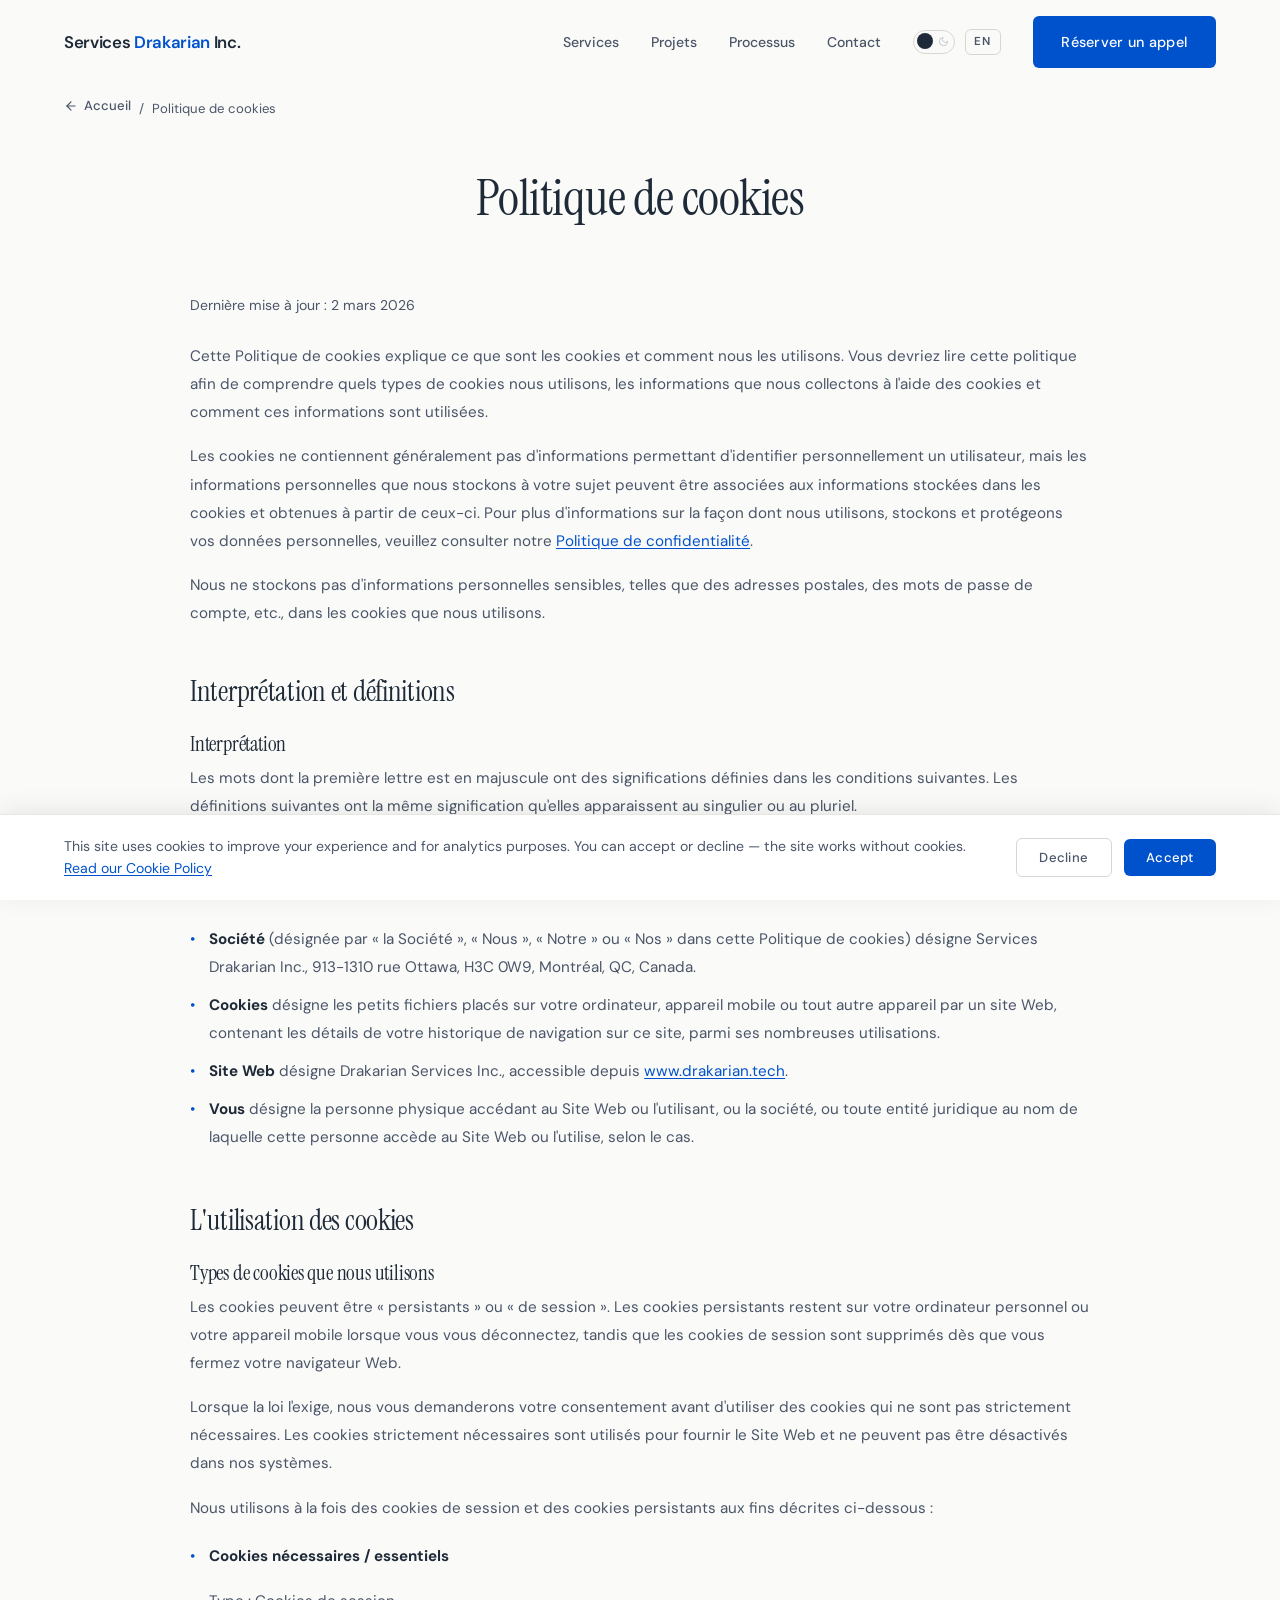
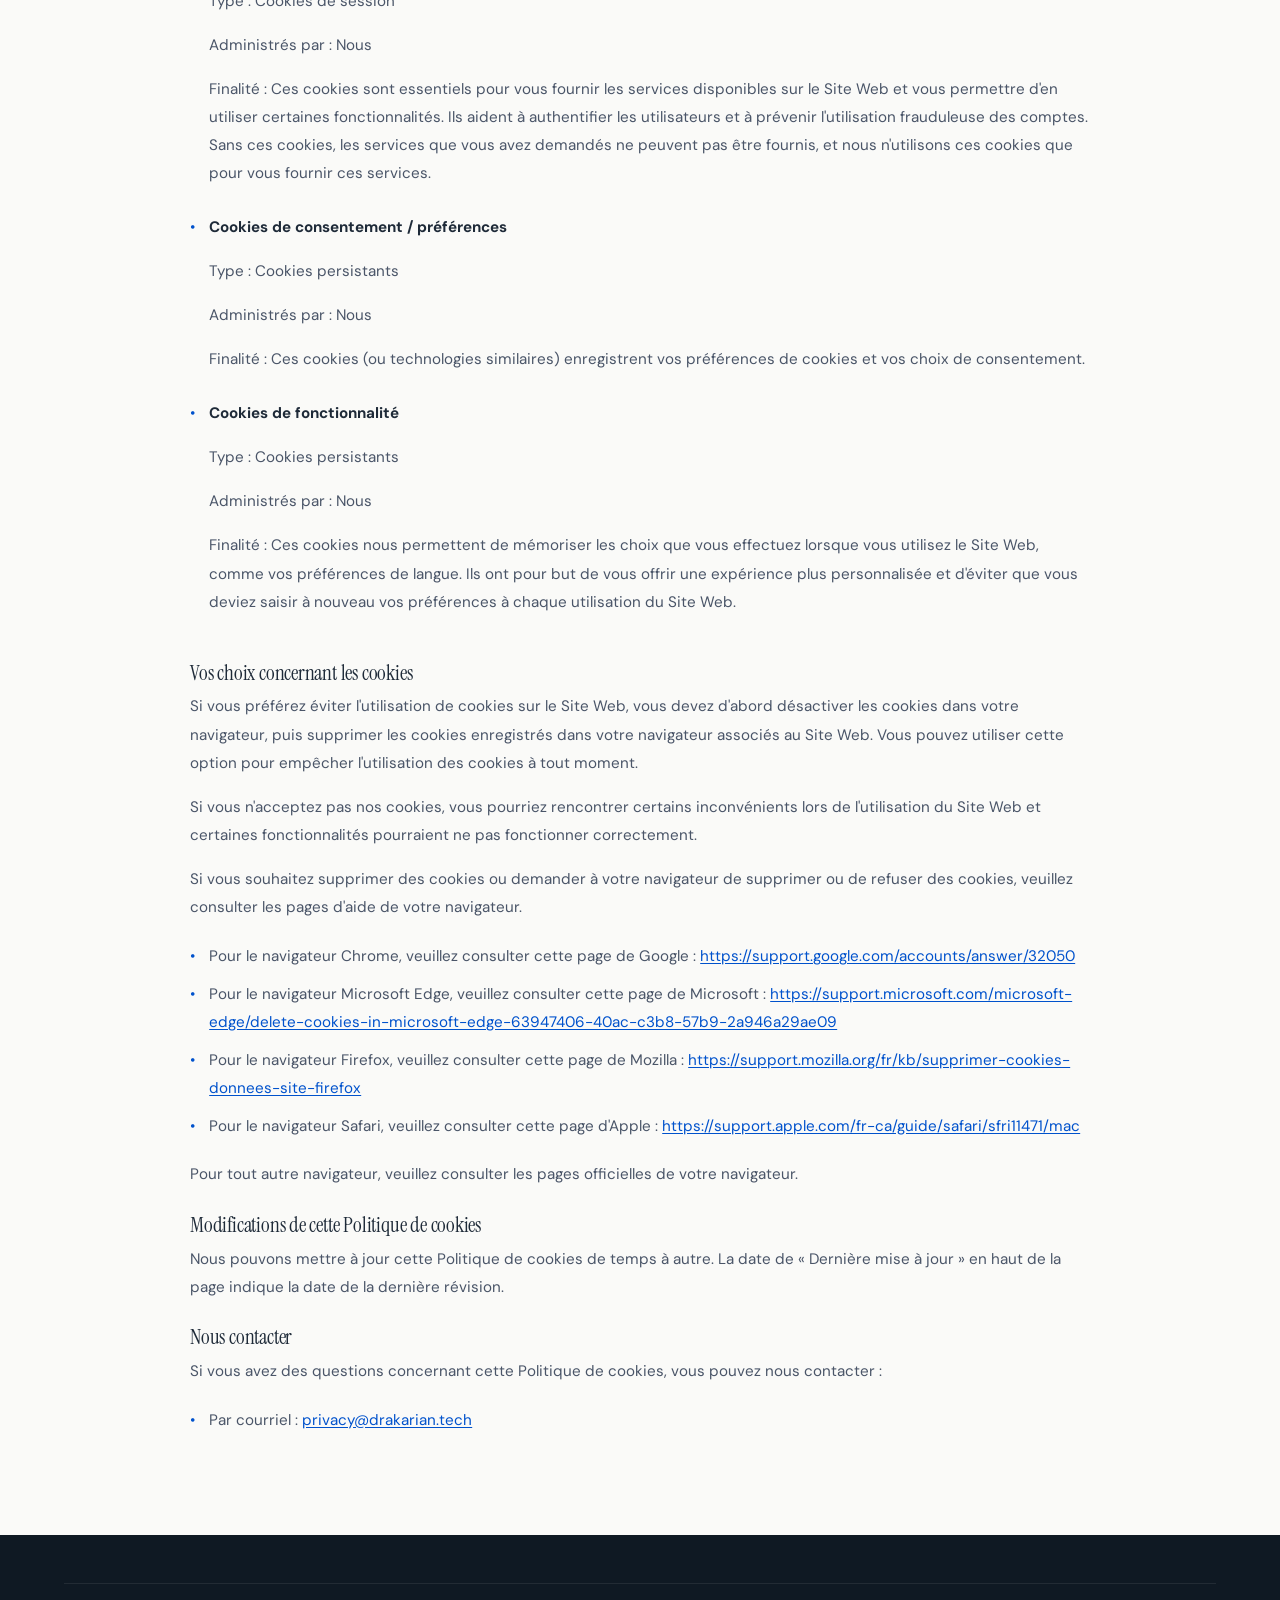
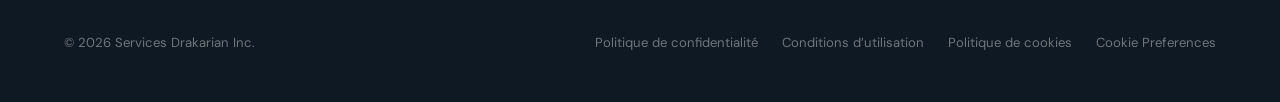
<file: politique-cookies.html>
<!DOCTYPE html>
<html lang="fr-CA">
<head>
  <meta charset="UTF-8">
  <meta name="viewport" content="width=device-width, initial-scale=1.0">
  <title>Politique de cookies — Services Drakarian Inc.</title>
  <meta name="description" content="Politique de cookies de Services Drakarian Inc. — d&eacute;couvrez comment nous utilisons les cookies sur notre site Web.">
  <meta name="robots" content="index, follow">
  <link rel="canonical" href="https://drakarian.tech/politique-cookies.html">
  <link rel="preconnect" href="https://fonts.googleapis.com">
  <link rel="preconnect" href="https://fonts.gstatic.com" crossorigin>
  <link href="https://fonts.googleapis.com/css2?family=DM+Sans:ital,opsz,wght@0,9..40,300;0,9..40,400;0,9..40,500;0,9..40,600;1,9..40,400&family=Instrument+Serif:ital@0;1&display=swap" rel="stylesheet">
  <script>
    (function(){
      var t = localStorage.getItem('drak-theme');
      if (!t) t = window.matchMedia('(prefers-color-scheme:dark)').matches ? 'dark' : 'light';
      document.documentElement.setAttribute('data-theme', t);
    })();
  </script>
  <link rel="icon" type="image/png" href="./assets/favicon-96x96.png" sizes="96x96">
  <link rel="icon" type="image/svg+xml" href="./assets/favicon.svg">
  <link rel="shortcut icon" href="./favicon.ico">
  <link rel="apple-touch-icon" sizes="180x180" href="./assets/apple-touch-icon.png">

  <!-- Cookie Consent (GDPR / Law 25) -->
  <link rel="stylesheet" href="./assets/cookie-consent.css">

  <style>
    :root {
      --color-bg: #FAFAF8; --color-bg-alt: #F0EFEB; --color-bg-dark: #0F1923; --color-bg-dark-alt: #162231;
      --color-text: #1E2A38; --color-text-secondary: #4A5568; --color-text-light: #CBD5E0; --color-text-on-dark: #E8ECF0;
      --color-accent: #0052CC; --color-accent-hover: #003D99; --color-accent-subtle: rgba(0,82,204,0.08);
      --color-border: #D8D6D0; --color-border-light: #E8E6E2; --color-card-bg: #FFFFFF;
      --color-nav-scrolled: rgba(250,250,248,0.92); --color-stat-bg: #FFFFFF;
      --font-heading: 'Instrument Serif', Georgia, serif; --font-body: 'DM Sans', -apple-system, sans-serif;
      --container: min(1200px, 90vw); --container-narrow: min(900px, 90vw);
      --space-xs: 0.5rem; --space-sm: 1rem; --space-md: 1.5rem; --space-lg: 3rem; --space-xl: 5rem; --space-2xl: 8rem;
      --radius: 6px; --radius-lg: 12px; --transition: 0.3s cubic-bezier(0.4,0,0.2,1);
    }
    [data-theme="dark"] {
      --color-bg: #0D1117; --color-bg-alt: #151B23; --color-bg-dark: #010409; --color-bg-dark-alt: #0D1117;
      --color-text: #E6EDF3; --color-text-secondary: #8B949E; --color-text-light: #8B949E; --color-text-on-dark: #E6EDF3;
      --color-accent: #4493F8; --color-accent-hover: #6DB1FF; --color-accent-subtle: rgba(68,147,248,0.1);
      --color-border: #30363D; --color-border-light: #21262D; --color-card-bg: #151B23;
      --color-nav-scrolled: rgba(13,17,23,0.92); --color-stat-bg: #151B23;
    }
    *, *::before, *::after { box-sizing: border-box; margin: 0; padding: 0; }
    html { scroll-behavior: smooth; scroll-padding-top: 80px; font-size: 16px; }
    body { font-family: var(--font-body); color: var(--color-text); background: var(--color-bg); line-height: 1.7; font-weight: 400; -webkit-font-smoothing: antialiased; overflow-x: hidden; transition: background 0.4s ease, color 0.4s ease; }
    a { color: inherit; text-decoration: none; }
    h1, h2, h3 { font-family: var(--font-heading); font-weight: 400; line-height: 1.15; letter-spacing: -0.01em; }
    p { color: var(--color-text-secondary); transition: color 0.4s ease; }

    /* Nav */
    .nav { position:fixed; top:0; left:0; right:0; z-index:1000; padding:1rem 0; transition:all var(--transition); background:transparent; }
    .nav.scrolled { background: var(--color-nav-scrolled); backdrop-filter:blur(20px); -webkit-backdrop-filter:blur(20px); border-bottom:1px solid var(--color-border-light); padding:0.7rem 0; }
    .nav__inner { width:var(--container); margin:0 auto; display:flex; align-items:center; justify-content:space-between; }
    .nav__logo { font-family:var(--font-body); font-size:1.05rem; font-weight:600; letter-spacing:-0.02em; color:var(--color-text); }
    .nav__logo span { color:var(--color-accent); }
    .nav__links { display:flex; align-items:center; gap:2rem; list-style:none; }
    .nav__links a:not(.btn) { font-size:0.88rem; font-weight:500; color:var(--color-text-secondary); transition:color var(--transition); }
    .nav__links a:not(.btn):hover { color:var(--color-text); }
    .btn { display:inline-flex; align-items:center; gap:0.5rem; padding:0.85rem 1.8rem; border-radius:var(--radius); font-family:var(--font-body); font-size:0.9rem; font-weight:500; letter-spacing:0.02em; cursor:pointer; border:none; transition:all var(--transition); white-space:nowrap; }
    .btn--primary { background:var(--color-accent); color:#fff; }
    .btn--primary:hover { background:var(--color-accent-hover); transform:translateY(-1px); box-shadow:0 4px 20px rgba(0,82,204,0.3); }
    [data-theme="dark"] .btn--primary:hover { box-shadow:0 4px 20px rgba(68,147,248,0.25); }
    .btn svg { width:16px; height:16px; }

    /* Toggles */
    .nav__toggles { display:flex; align-items:center; gap:0.6rem; }
    .theme-toggle {
      background:none; border:1.5px solid var(--color-border); border-radius:50px;
      cursor:pointer; width:42px; height:24px; position:relative; transition:all var(--transition); padding:0; flex-shrink:0;
    }
    .theme-toggle:hover { border-color:var(--color-accent); }
    .theme-toggle__thumb {
      width:16px; height:16px; border-radius:50%; background:var(--color-text);
      position:absolute; top:2.5px; left:3px; transition:all 0.4s cubic-bezier(0.68,-0.55,0.27,1.55);
    }
    [data-theme="dark"] .theme-toggle__thumb { left:21px; background:var(--color-accent); }
    .theme-toggle__icons { position:absolute; inset:0; display:flex; align-items:center; justify-content:space-between; padding:0 5px; pointer-events:none; }
    .theme-toggle__icons svg { width:11px; height:11px; opacity:0.5; }
    .theme-toggle__icons .icon-sun { stroke:#F59E0B; fill:none; }
    .theme-toggle__icons .icon-moon { stroke:#8B949E; fill:none; }
    .lang-toggle {
      background:none; border:1.5px solid var(--color-border); border-radius:var(--radius);
      cursor:pointer; padding:0.2rem 0.55rem; font-family:var(--font-body);
      font-size:0.72rem; font-weight:600; letter-spacing:0.06em; text-transform:uppercase;
      color:var(--color-text-secondary); transition:all var(--transition); line-height:1.5; flex-shrink:0;
    }
    .lang-toggle:hover { border-color:var(--color-accent); color:var(--color-accent); }

    .nav__right-group { display:flex; align-items:center; gap:0.6rem; }
    .nav__burger { display:none; background:none; border:none; cursor:pointer; padding:0.5rem; z-index:1001; }
    .nav__burger span { display:block; width:22px; height:1.5px; background:var(--color-text); margin:5px 0; transition:all var(--transition); }
    .nav__burger.active span:nth-child(1) { transform:rotate(45deg) translate(4px,4px); }
    .nav__burger.active span:nth-child(2) { opacity:0; }
    .nav__burger.active span:nth-child(3) { transform:rotate(-45deg) translate(5px,-5px); }
    .nav__mobile { display:none; position:fixed; inset:0; background:var(--color-bg); z-index:999; flex-direction:column; align-items:center; justify-content:center; gap:2rem; transition:background 0.4s ease; }
    .nav__mobile.active { display:flex; }
    .nav__mobile a { font-family:var(--font-heading); font-size:2rem; color:var(--color-text); }
    @media (max-width: 768px) { .nav__links { display:none; } .nav__burger { display:block; } }
    @media (min-width: 769px) { .nav__toggles--mobile { display:none !important; } }

    /* Breadcrumb */
    .breadcrumb { padding-top:calc(70px + 1.5rem); padding-bottom:0; width:var(--container); margin:0 auto; }
    .breadcrumb a { display:inline-flex; align-items:center; gap:0.35rem; font-size:0.82rem; font-weight:500; color:var(--color-text-secondary); transition:color var(--transition); }
    .breadcrumb a:hover { color:var(--color-accent); }
    .breadcrumb svg { width:14px; height:14px; }
    .breadcrumb span { font-size:0.82rem; color:var(--color-text-secondary); }

    /* Page header */
    .page-header { padding:var(--space-lg) 0 var(--space-lg); text-align:center; }
    .page-header h1 { font-size:clamp(2.2rem,4.5vw,3.2rem); margin-bottom:var(--space-sm); }

    /* Policy content */
    .policy { width:var(--container-narrow); margin:0 auto; padding:0 0 var(--space-xl); }
    .policy h2 { font-size:clamp(1.4rem,2.5vw,1.8rem); margin-top:var(--space-lg); margin-bottom:var(--space-sm); }
    .policy h3 { font-size:clamp(1.1rem,2vw,1.3rem); margin-top:var(--space-md); margin-bottom:var(--space-xs); }
    .policy p { font-size:0.95rem; line-height:1.85; margin-bottom:var(--space-sm); }
    .policy ul { list-style:none; margin-bottom:var(--space-sm); padding-left:0; }
    .policy ul li { font-size:0.95rem; line-height:1.85; color:var(--color-text-secondary); padding:0.3rem 0 0.3rem 1.2rem; position:relative; }
    .policy ul li::before { content:'\2022'; color:var(--color-accent); position:absolute; left:0; }
    .policy ul li strong { color:var(--color-text); }
    .policy a { color:var(--color-accent); text-decoration:underline; text-underline-offset:2px; }
    .policy a:hover { color:var(--color-accent-hover); }
    .policy .updated { font-size:0.88rem; color:var(--color-text-secondary); margin-bottom:var(--space-md); }

    /* Footer */
    .footer-bottom { width:var(--container); margin:0 auto; display:flex; align-items:center; justify-content:space-between; padding-top:var(--space-lg); border-top:1px solid rgba(255,255,255,0.08); position:relative; z-index:1; }
    .footer-bottom__copy { font-size:0.82rem; color:rgba(255,255,255,0.4); }
    .footer-bottom__links { display:flex; gap:1.5rem; }
    .footer-bottom__links a { font-size:0.82rem; color:rgba(255,255,255,0.4); transition:color var(--transition); }
    .footer-bottom__links a:hover { color:#fff; }
    @media (max-width: 640px) { .footer-bottom { flex-direction:column; gap:1rem; text-align:center; } }
  </style>
</head>
<body>

  <!-- ===== Navigation ===== -->
  <nav class="nav" id="nav" aria-label="Navigation principale">
    <div class="nav__inner">
      <a href="./" class="nav__logo">Services <span>Drakarian</span> Inc.</a>

      <ul class="nav__links">
        <li><a href="./#services">Services</a></li>
        <li><a href="./#projects">Projets</a></li>
        <li><a href="./#process">Processus</a></li>
        <li><a href="./#contact">Contact</a></li>
        <li>
          <div class="nav__toggles">
            <button class="theme-toggle" aria-label="Basculer le mode sombre">
              <div class="theme-toggle__icons">
                <svg class="icon-sun" viewBox="0 0 24 24" stroke-width="2" stroke-linecap="round"><circle cx="12" cy="12" r="5"/><path d="M12 1v2M12 21v2M4.22 4.22l1.42 1.42M18.36 18.36l1.42 1.42M1 12h2M21 12h2M4.22 19.78l1.42-1.42M18.36 5.64l1.42-1.42"/></svg>
                <svg class="icon-moon" viewBox="0 0 24 24" stroke-width="2" stroke-linecap="round"><path d="M21 12.79A9 9 0 1 1 11.21 3 7 7 0 0 0 21 12.79z"/></svg>
              </div>
              <div class="theme-toggle__thumb"></div>
            </button>
            <button class="lang-toggle">EN</button>
          </div>
        </li>
        <li><a href="./#contact" class="btn btn--primary">R&eacute;server un appel</a></li>
      </ul>

      <div class="nav__right-group nav__toggles--mobile">
        <div class="nav__toggles">
          <button class="theme-toggle" aria-label="Basculer le mode sombre">
            <div class="theme-toggle__icons">
              <svg class="icon-sun" viewBox="0 0 24 24" stroke-width="2" stroke-linecap="round"><circle cx="12" cy="12" r="5"/><path d="M12 1v2M12 21v2M4.22 4.22l1.42 1.42M18.36 18.36l1.42 1.42M1 12h2M21 12h2M4.22 19.78l1.42-1.42M18.36 5.64l1.42-1.42"/></svg>
              <svg class="icon-moon" viewBox="0 0 24 24" stroke-width="2" stroke-linecap="round"><path d="M21 12.79A9 9 0 1 1 11.21 3 7 7 0 0 0 21 12.79z"/></svg>
            </div>
            <div class="theme-toggle__thumb"></div>
          </button>
          <button class="lang-toggle">EN</button>
        </div>
        <button class="nav__burger" id="burger" aria-label="Ouvrir le menu">
          <span></span><span></span><span></span>
        </button>
      </div>
    </div>
  </nav>

  <div class="nav__mobile" id="mobile-menu">
    <a href="./#services" class="mobile-link">Services</a>
    <a href="./#projects" class="mobile-link">Projets</a>
    <a href="./#process" class="mobile-link">Processus</a>
    <a href="./#contact" class="mobile-link">Contact</a>
    <a href="./#contact" class="btn btn--primary mobile-link">R&eacute;server un appel</a>
  </div>

  <!-- Breadcrumb -->
  <div class="breadcrumb">
    <a href="./">
      <svg viewBox="0 0 24 24" fill="none" stroke="currentColor" stroke-width="2" stroke-linecap="round" stroke-linejoin="round"><path d="M19 12H5"/><path d="m12 19-7-7 7-7"/></svg>
      Accueil
    </a>
    <span>&nbsp;/&nbsp;</span>
    <span>Politique de cookies</span>
  </div>

  <!-- Header -->
  <header class="page-header">
    <h1>Politique de cookies</h1>
  </header>

  <!-- Policy content -->
  <article class="policy">
    <p class="updated">Derni&egrave;re mise &agrave; jour : 2 mars 2026</p>

    <p>Cette Politique de cookies explique ce que sont les cookies et comment nous les utilisons. Vous devriez lire cette politique afin de comprendre quels types de cookies nous utilisons, les informations que nous collectons &agrave; l'aide des cookies et comment ces informations sont utilis&eacute;es.</p>
    <p>Les cookies ne contiennent g&eacute;n&eacute;ralement pas d'informations permettant d'identifier personnellement un utilisateur, mais les informations personnelles que nous stockons &agrave; votre sujet peuvent &ecirc;tre associ&eacute;es aux informations stock&eacute;es dans les cookies et obtenues &agrave; partir de ceux-ci. Pour plus d'informations sur la fa&ccedil;on dont nous utilisons, stockons et prot&eacute;geons vos donn&eacute;es personnelles, veuillez consulter notre <a href="./politique-confidentialite.html">Politique de confidentialit&eacute;</a>.</p>
    <p>Nous ne stockons pas d'informations personnelles sensibles, telles que des adresses postales, des mots de passe de compte, etc., dans les cookies que nous utilisons.</p>

    <h2>Interpr&eacute;tation et d&eacute;finitions</h2>

    <h3>Interpr&eacute;tation</h3>
    <p>Les mots dont la premi&egrave;re lettre est en majuscule ont des significations d&eacute;finies dans les conditions suivantes. Les d&eacute;finitions suivantes ont la m&ecirc;me signification qu'elles apparaissent au singulier ou au pluriel.</p>

    <h3>D&eacute;finitions</h3>
    <p>Aux fins de cette Politique de cookies :</p>
    <ul>
      <li><strong>Soci&eacute;t&eacute;</strong> (d&eacute;sign&eacute;e par &laquo;&nbsp;la Soci&eacute;t&eacute;&nbsp;&raquo;, &laquo;&nbsp;Nous&nbsp;&raquo;, &laquo;&nbsp;Notre&nbsp;&raquo; ou &laquo;&nbsp;Nos&nbsp;&raquo; dans cette Politique de cookies) d&eacute;signe Services Drakarian Inc., 913-1310 rue Ottawa, H3C 0W9, Montr&eacute;al, QC, Canada.</li>
      <li><strong>Cookies</strong> d&eacute;signe les petits fichiers plac&eacute;s sur votre ordinateur, appareil mobile ou tout autre appareil par un site Web, contenant les d&eacute;tails de votre historique de navigation sur ce site, parmi ses nombreuses utilisations.</li>
      <li><strong>Site Web</strong> d&eacute;signe Drakarian Services Inc., accessible depuis <a href="https://www.drakarian.tech" rel="external nofollow noopener" target="_blank">www.drakarian.tech</a>.</li>
      <li><strong>Vous</strong> d&eacute;signe la personne physique acc&eacute;dant au Site Web ou l'utilisant, ou la soci&eacute;t&eacute;, ou toute entit&eacute; juridique au nom de laquelle cette personne acc&egrave;de au Site Web ou l'utilise, selon le cas.</li>
    </ul>

    <h2>L'utilisation des cookies</h2>

    <h3>Types de cookies que nous utilisons</h3>
    <p>Les cookies peuvent &ecirc;tre &laquo;&nbsp;persistants&nbsp;&raquo; ou &laquo;&nbsp;de session&nbsp;&raquo;. Les cookies persistants restent sur votre ordinateur personnel ou votre appareil mobile lorsque vous vous d&eacute;connectez, tandis que les cookies de session sont supprim&eacute;s d&egrave;s que vous fermez votre navigateur Web.</p>
    <p>Lorsque la loi l'exige, nous vous demanderons votre consentement avant d'utiliser des cookies qui ne sont pas strictement n&eacute;cessaires. Les cookies strictement n&eacute;cessaires sont utilis&eacute;s pour fournir le Site Web et ne peuvent pas &ecirc;tre d&eacute;sactiv&eacute;s dans nos syst&egrave;mes.</p>
    <p>Nous utilisons &agrave; la fois des cookies de session et des cookies persistants aux fins d&eacute;crites ci-dessous :</p>
    <ul>
      <li>
        <p><strong>Cookies n&eacute;cessaires / essentiels</strong></p>
        <p>Type : Cookies de session</p>
        <p>Administr&eacute;s par : Nous</p>
        <p>Finalit&eacute; : Ces cookies sont essentiels pour vous fournir les services disponibles sur le Site Web et vous permettre d'en utiliser certaines fonctionnalit&eacute;s. Ils aident &agrave; authentifier les utilisateurs et &agrave; pr&eacute;venir l'utilisation frauduleuse des comptes. Sans ces cookies, les services que vous avez demand&eacute;s ne peuvent pas &ecirc;tre fournis, et nous n'utilisons ces cookies que pour vous fournir ces services.</p>
      </li>
      <li>
        <p><strong>Cookies de consentement / pr&eacute;f&eacute;rences</strong></p>
        <p>Type : Cookies persistants</p>
        <p>Administr&eacute;s par : Nous</p>
        <p>Finalit&eacute; : Ces cookies (ou technologies similaires) enregistrent vos pr&eacute;f&eacute;rences de cookies et vos choix de consentement.</p>
      </li>
      <li>
        <p><strong>Cookies de fonctionnalit&eacute;</strong></p>
        <p>Type : Cookies persistants</p>
        <p>Administr&eacute;s par : Nous</p>
        <p>Finalit&eacute; : Ces cookies nous permettent de m&eacute;moriser les choix que vous effectuez lorsque vous utilisez le Site Web, comme vos pr&eacute;f&eacute;rences de langue. Ils ont pour but de vous offrir une exp&eacute;rience plus personnalis&eacute;e et d'&eacute;viter que vous deviez saisir &agrave; nouveau vos pr&eacute;f&eacute;rences &agrave; chaque utilisation du Site Web.</p>
      </li>
    </ul>

    <h3>Vos choix concernant les cookies</h3>
    <p>Si vous pr&eacute;f&eacute;rez &eacute;viter l'utilisation de cookies sur le Site Web, vous devez d'abord d&eacute;sactiver les cookies dans votre navigateur, puis supprimer les cookies enregistr&eacute;s dans votre navigateur associ&eacute;s au Site Web. Vous pouvez utiliser cette option pour emp&ecirc;cher l'utilisation des cookies &agrave; tout moment.</p>
    <p>Si vous n'acceptez pas nos cookies, vous pourriez rencontrer certains inconv&eacute;nients lors de l'utilisation du Site Web et certaines fonctionnalit&eacute;s pourraient ne pas fonctionner correctement.</p>
    <p>Si vous souhaitez supprimer des cookies ou demander &agrave; votre navigateur de supprimer ou de refuser des cookies, veuillez consulter les pages d'aide de votre navigateur.</p>
    <ul>
      <li>Pour le navigateur Chrome, veuillez consulter cette page de Google : <a href="https://support.google.com/accounts/answer/32050" rel="external nofollow noopener" target="_blank">https://support.google.com/accounts/answer/32050</a></li>
      <li>Pour le navigateur Microsoft Edge, veuillez consulter cette page de Microsoft : <a href="https://support.microsoft.com/microsoft-edge/delete-cookies-in-microsoft-edge-63947406-40ac-c3b8-57b9-2a946a29ae09" rel="external nofollow noopener" target="_blank">https://support.microsoft.com/microsoft-edge/delete-cookies-in-microsoft-edge-63947406-40ac-c3b8-57b9-2a946a29ae09</a></li>
      <li>Pour le navigateur Firefox, veuillez consulter cette page de Mozilla : <a href="https://support.mozilla.org/fr/kb/supprimer-cookies-donnees-site-firefox" rel="external nofollow noopener" target="_blank">https://support.mozilla.org/fr/kb/supprimer-cookies-donnees-site-firefox</a></li>
      <li>Pour le navigateur Safari, veuillez consulter cette page d'Apple : <a href="https://support.apple.com/fr-ca/guide/safari/sfri11471/mac" rel="external nofollow noopener" target="_blank">https://support.apple.com/fr-ca/guide/safari/sfri11471/mac</a></li>
    </ul>
    <p>Pour tout autre navigateur, veuillez consulter les pages officielles de votre navigateur.</p>

    <h3>Modifications de cette Politique de cookies</h3>
    <p>Nous pouvons mettre &agrave; jour cette Politique de cookies de temps &agrave; autre. La date de &laquo;&nbsp;Derni&egrave;re mise &agrave; jour&nbsp;&raquo; en haut de la page indique la date de la derni&egrave;re r&eacute;vision.</p>

    <h3>Nous contacter</h3>
    <p>Si vous avez des questions concernant cette Politique de cookies, vous pouvez nous contacter :</p>
    <ul>
      <li>Par courriel : <a href="mailto:privacy@drakarian.tech">privacy@drakarian.tech</a></li>
    </ul>
  </article>

  <!-- Footer -->
  <footer style="padding:var(--space-lg) 0; background:var(--color-bg-dark);">
    <div class="footer-bottom">
      <div class="footer-bottom__copy">&copy; 2026 Services Drakarian Inc.</div>
      <div class="footer-bottom__links">
        <a href="./politique-confidentialite.html">Politique de confidentialit&eacute;</a>
        <a href="./conditions-utilisation.html">Conditions d&rsquo;utilisation</a>
        <a href="./politique-cookies.html">Politique de cookies</a>
        <!-- Cookie consent preferences reset link -->
        <button class="cc-prefs-link">Pr&eacute;f&eacute;rences cookies</button>
      </div>
    </div>
  </footer>

  <script>
    // This page is statically French — lang toggle redirects to the English version
    function setTheme(theme) { document.documentElement.setAttribute('data-theme', theme); localStorage.setItem('drak-theme', theme); }
    document.addEventListener('DOMContentLoaded', () => {
      document.querySelectorAll('.theme-toggle').forEach(btn => btn.addEventListener('click', () => setTheme(document.documentElement.getAttribute('data-theme') === 'dark' ? 'light' : 'dark')));
      document.querySelectorAll('.lang-toggle').forEach(btn => btn.addEventListener('click', () => {
        localStorage.setItem('drak-lang', 'en');
        window.location.href = './cookie-policy.html';
      }));

      // Sticky nav
      const nav = document.getElementById('nav');
      if (nav) window.addEventListener('scroll', () => nav.classList.toggle('scrolled', window.scrollY > 40));

      // Mobile burger
      const burger = document.getElementById('burger');
      const mobileMenu = document.getElementById('mobile-menu');
      if (burger && mobileMenu) {
        burger.addEventListener('click', () => {
          burger.classList.toggle('active');
          mobileMenu.classList.toggle('active');
          document.body.style.overflow = mobileMenu.classList.contains('active') ? 'hidden' : '';
        });
        document.querySelectorAll('.mobile-link').forEach(link => {
          link.addEventListener('click', () => {
            burger.classList.remove('active');
            mobileMenu.classList.remove('active');
            document.body.style.overflow = '';
          });
        });
      }
    });
  </script>

  <!-- Cookie Consent (GDPR / Law 25) -->
  <script src="./assets/cookie-consent.js"></script>
</body>
</html>
</file>
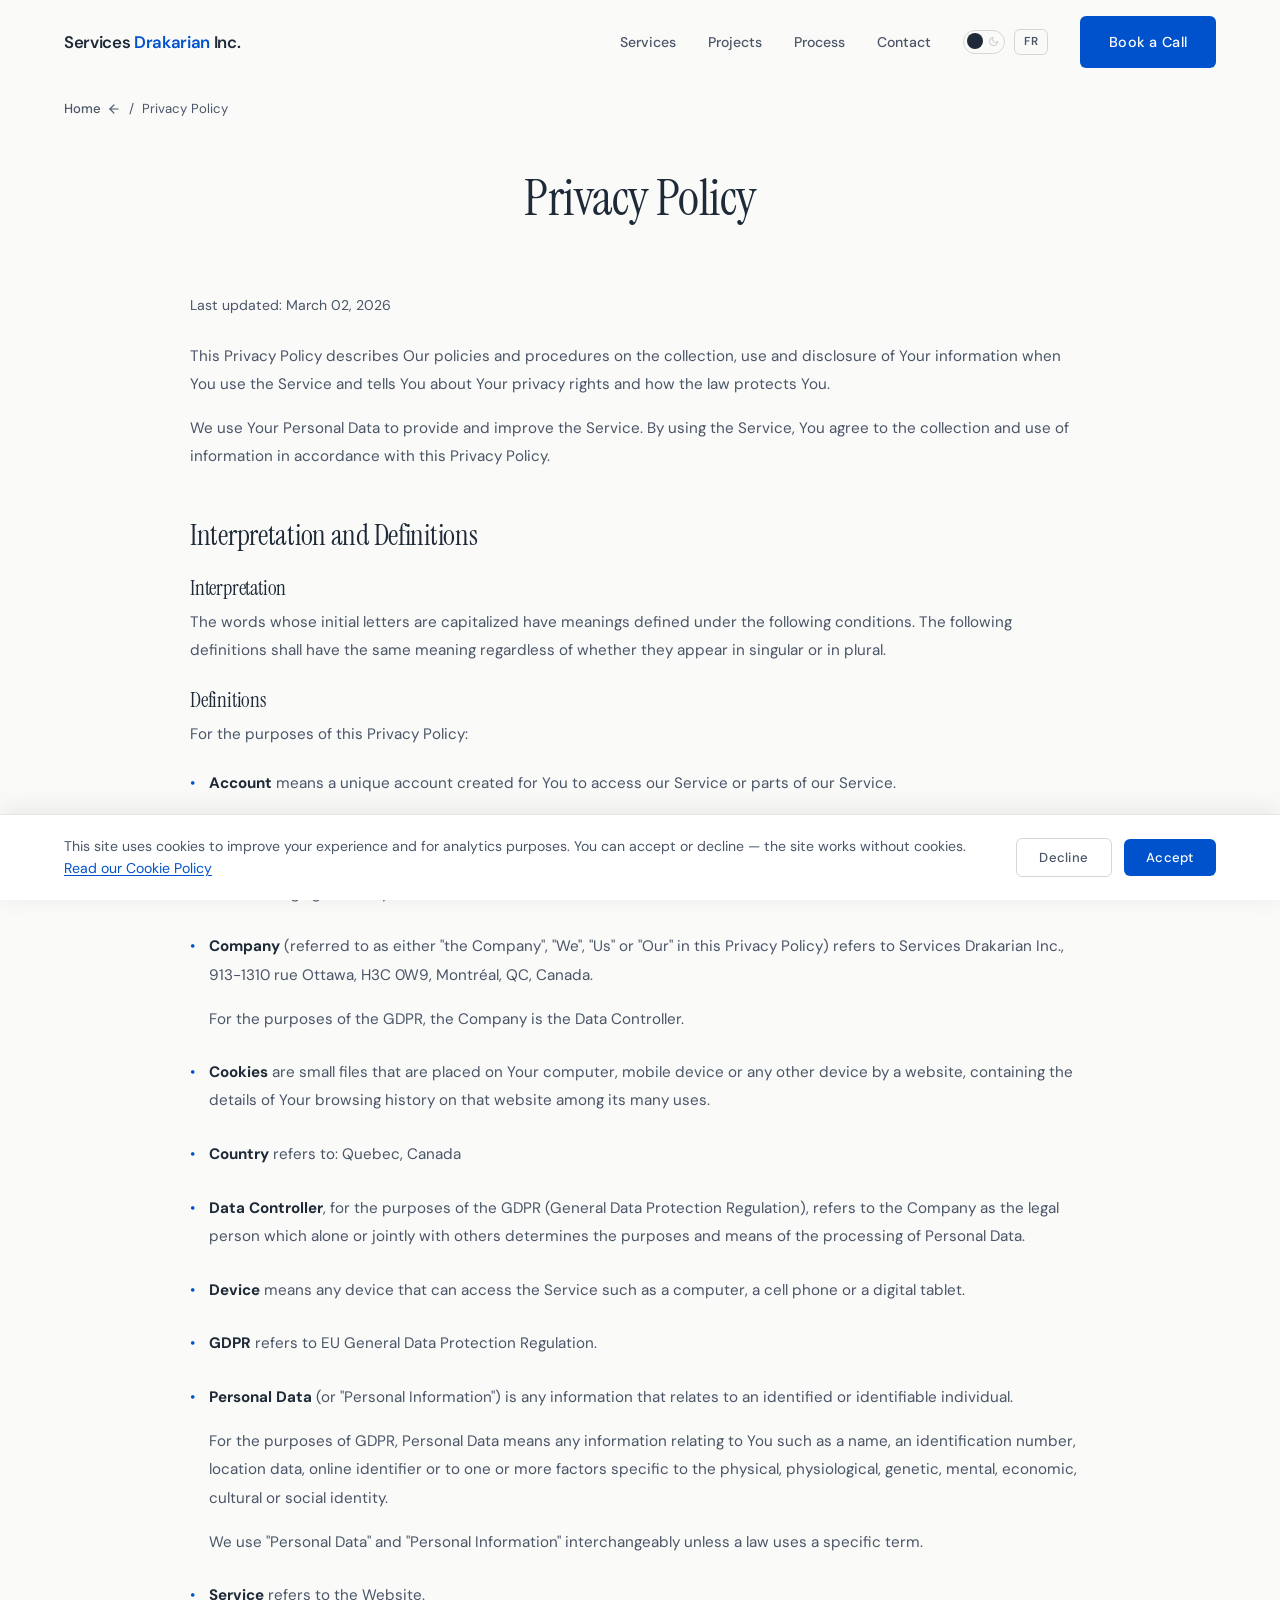
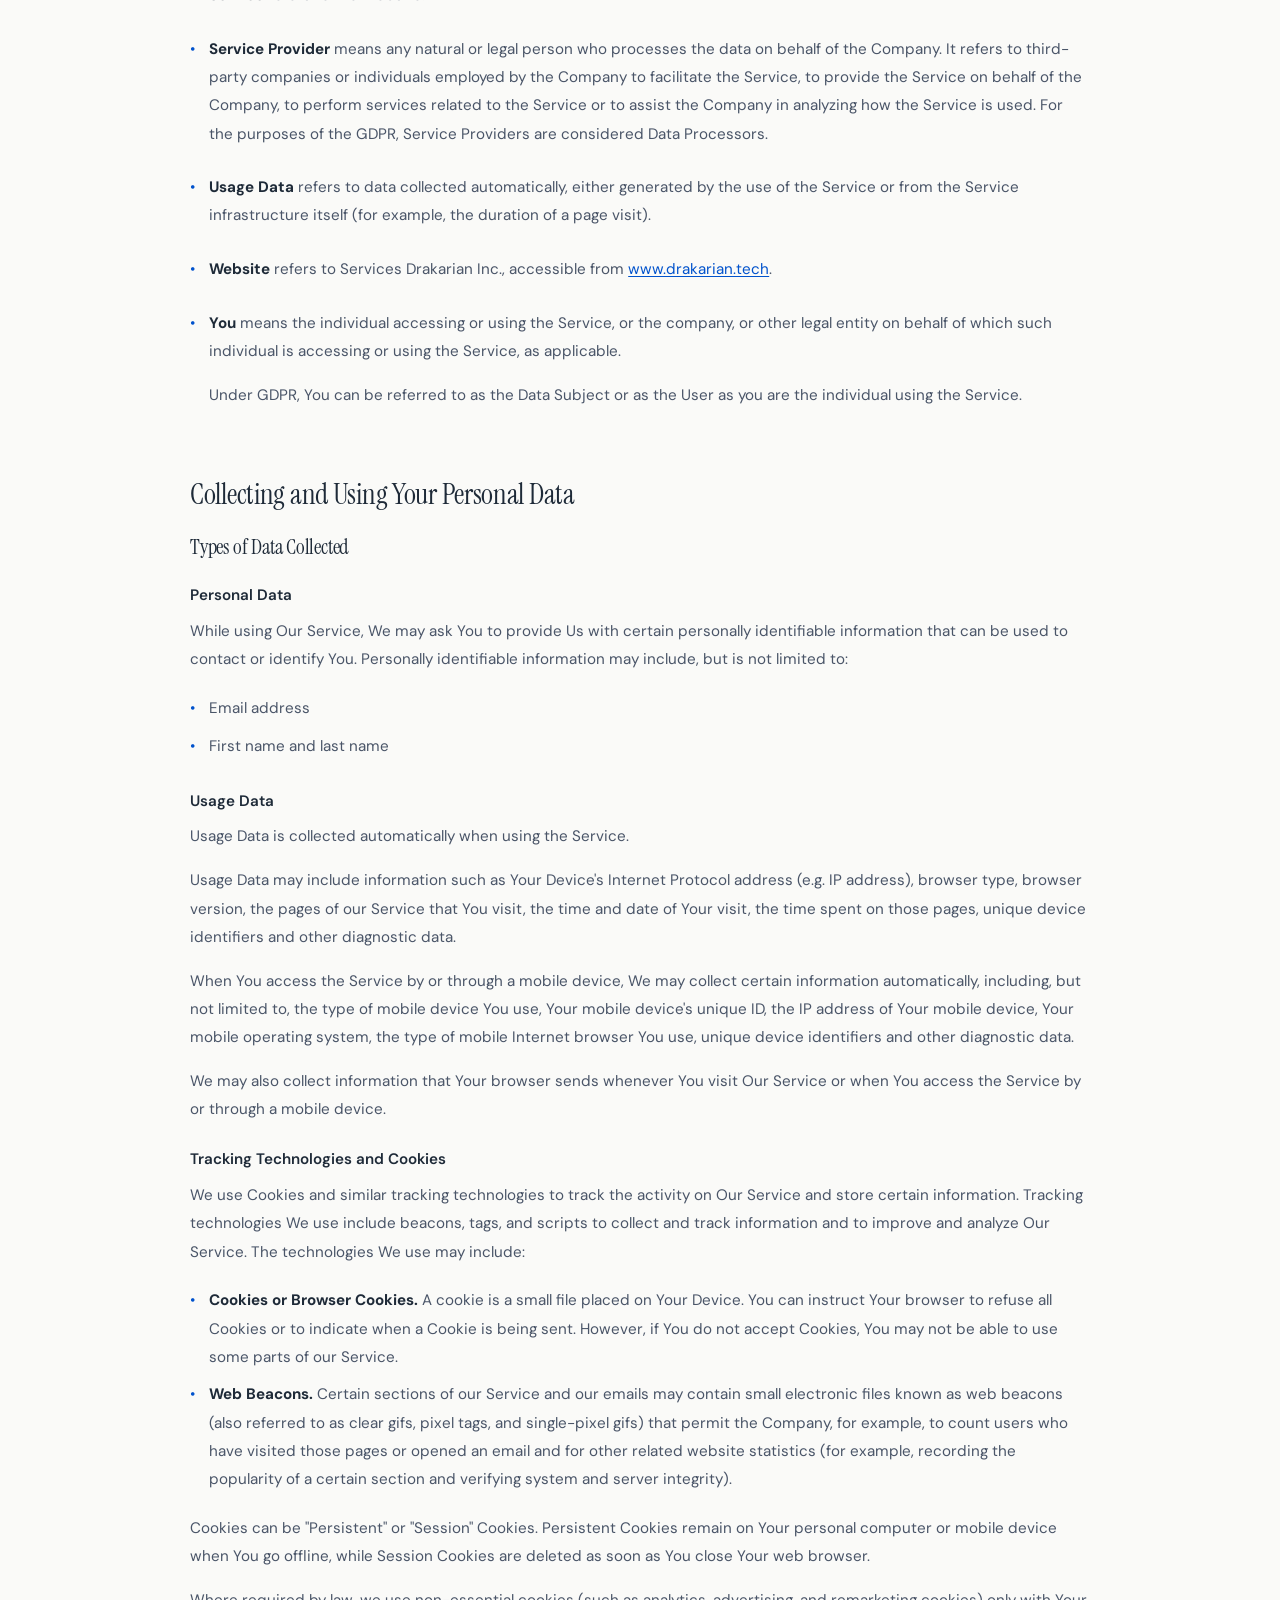
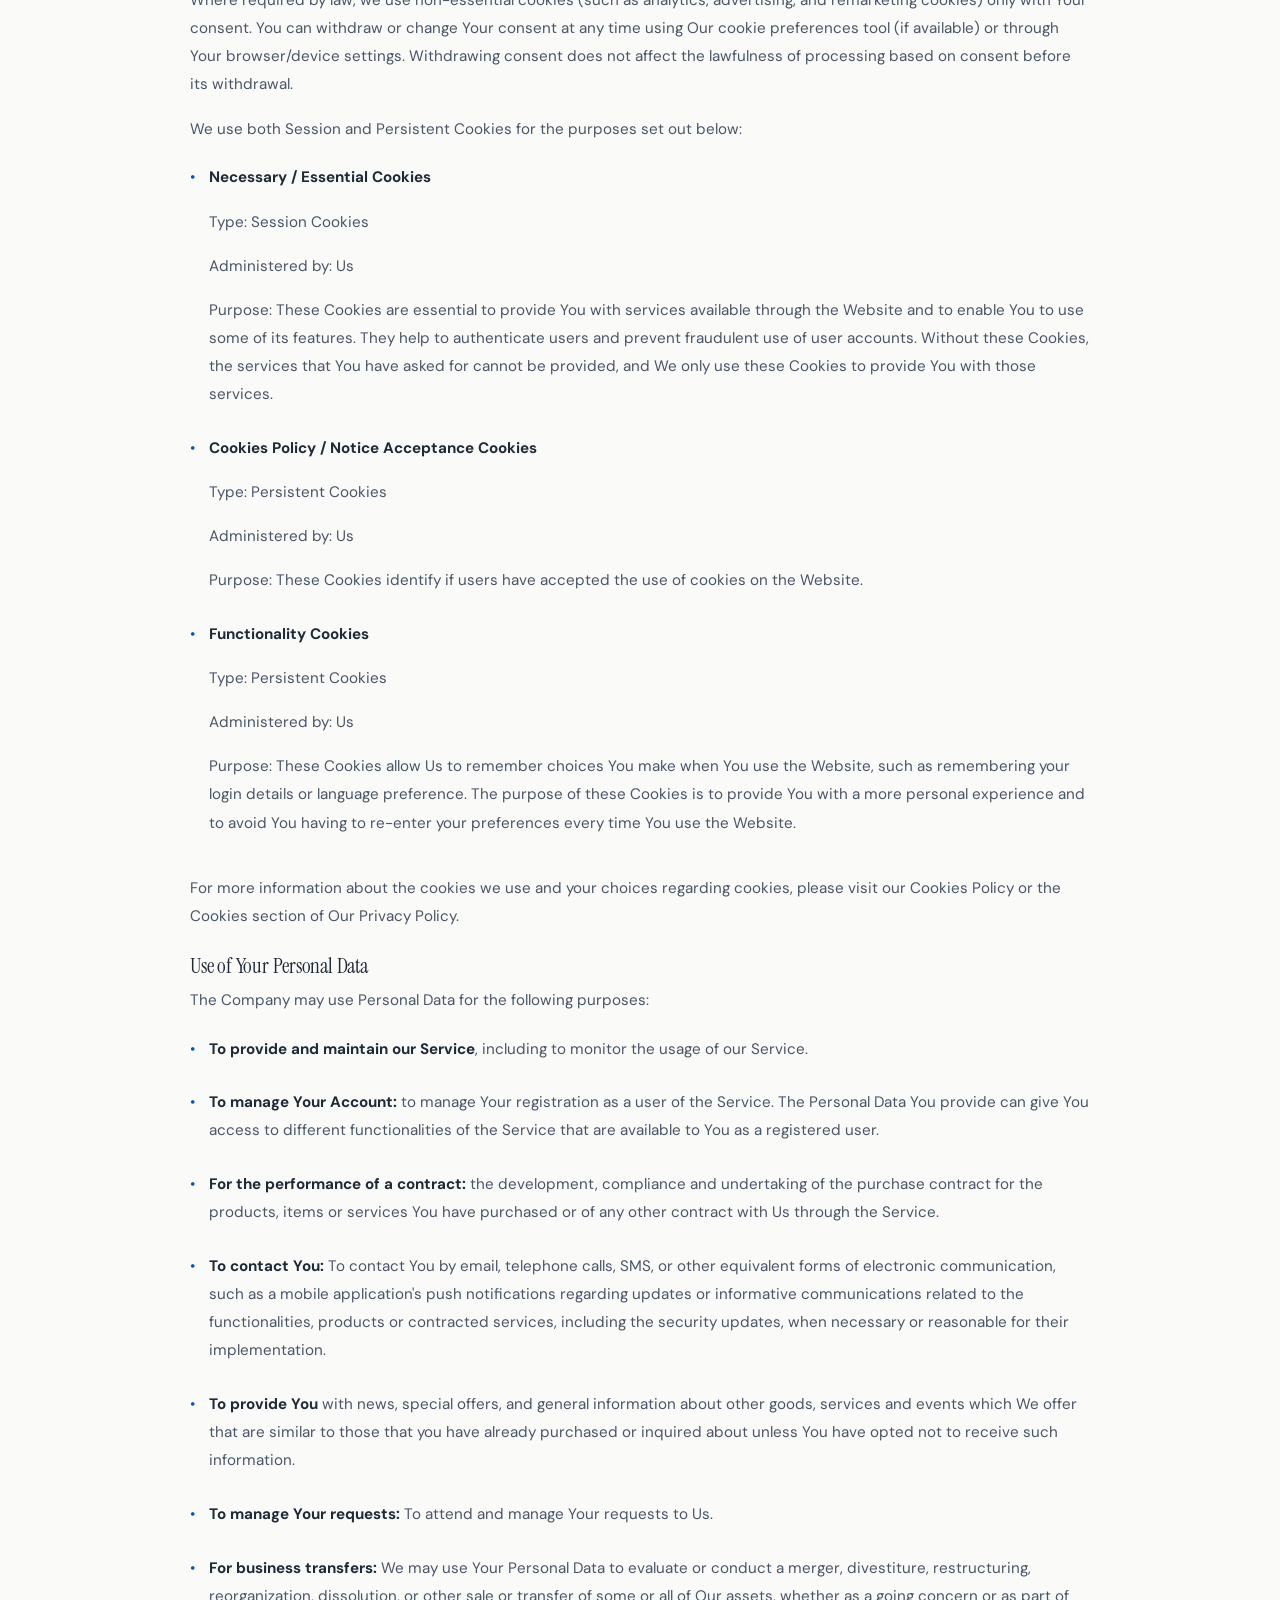
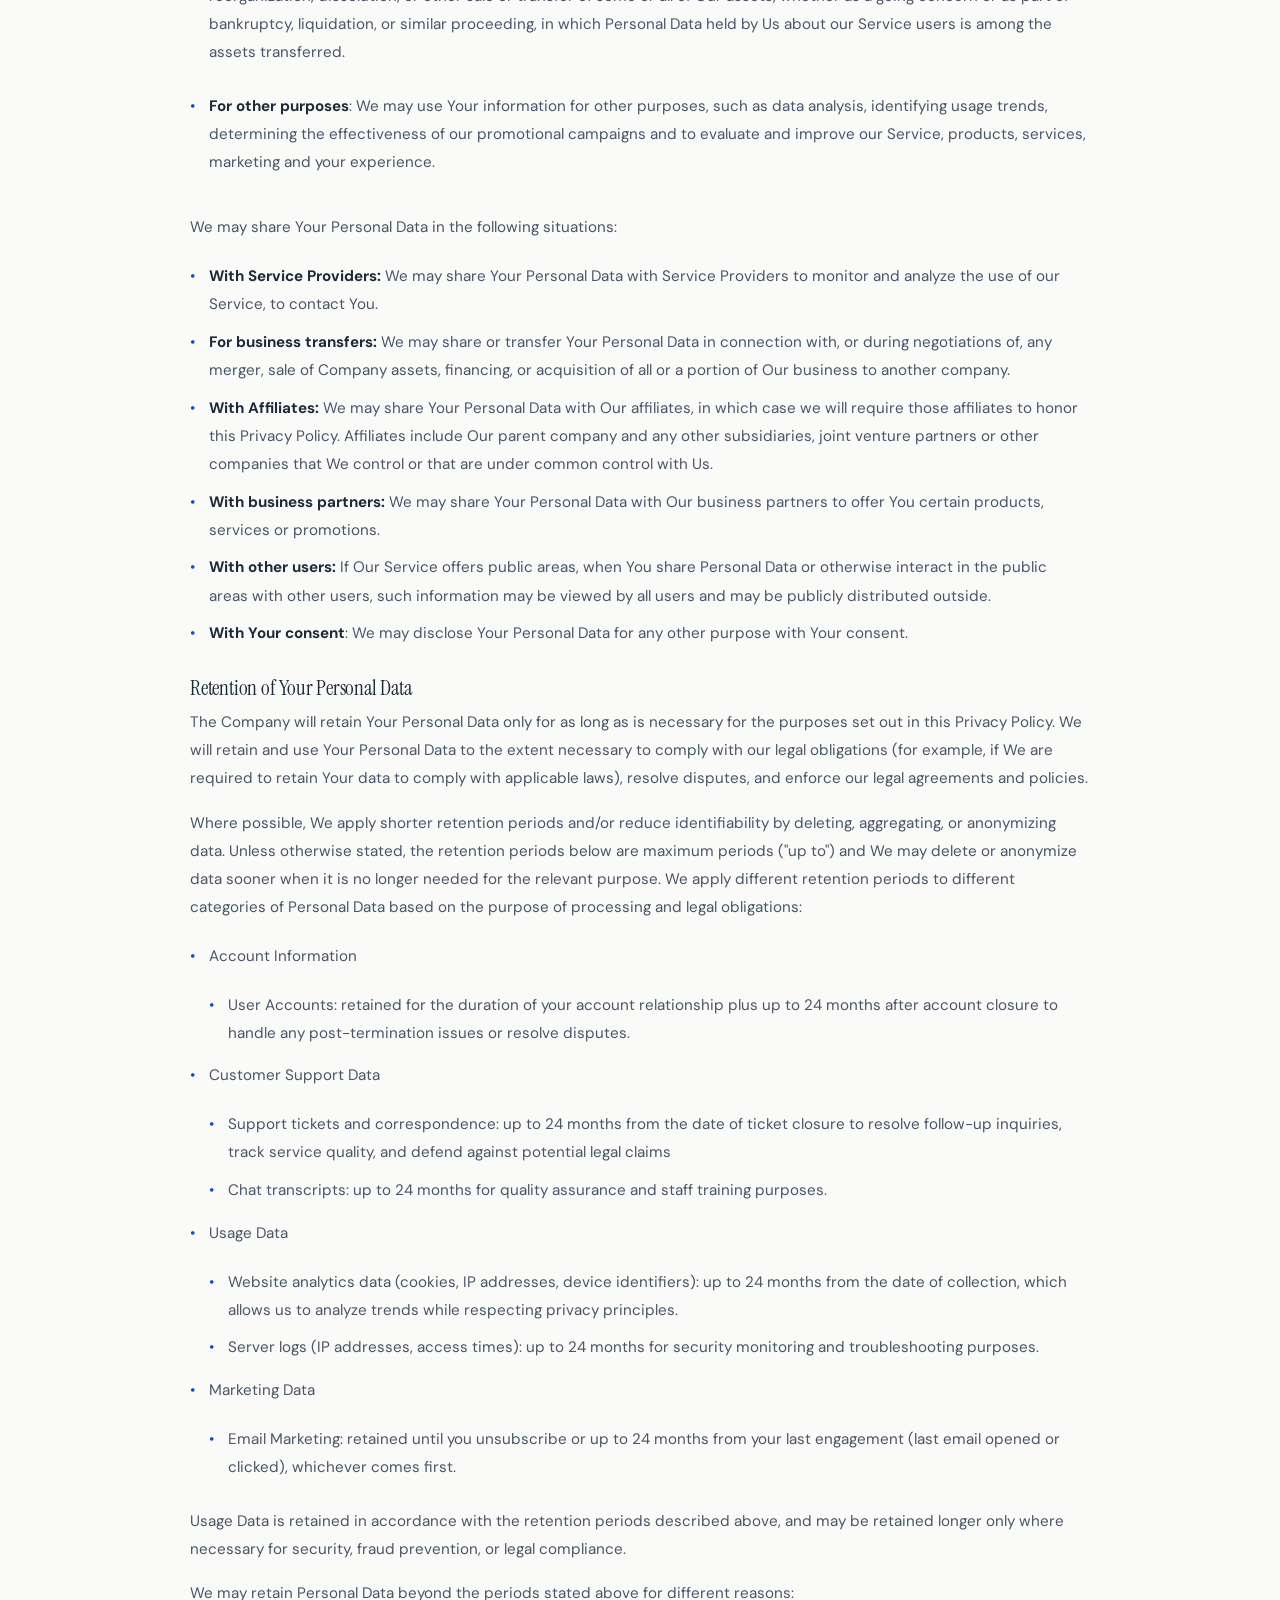
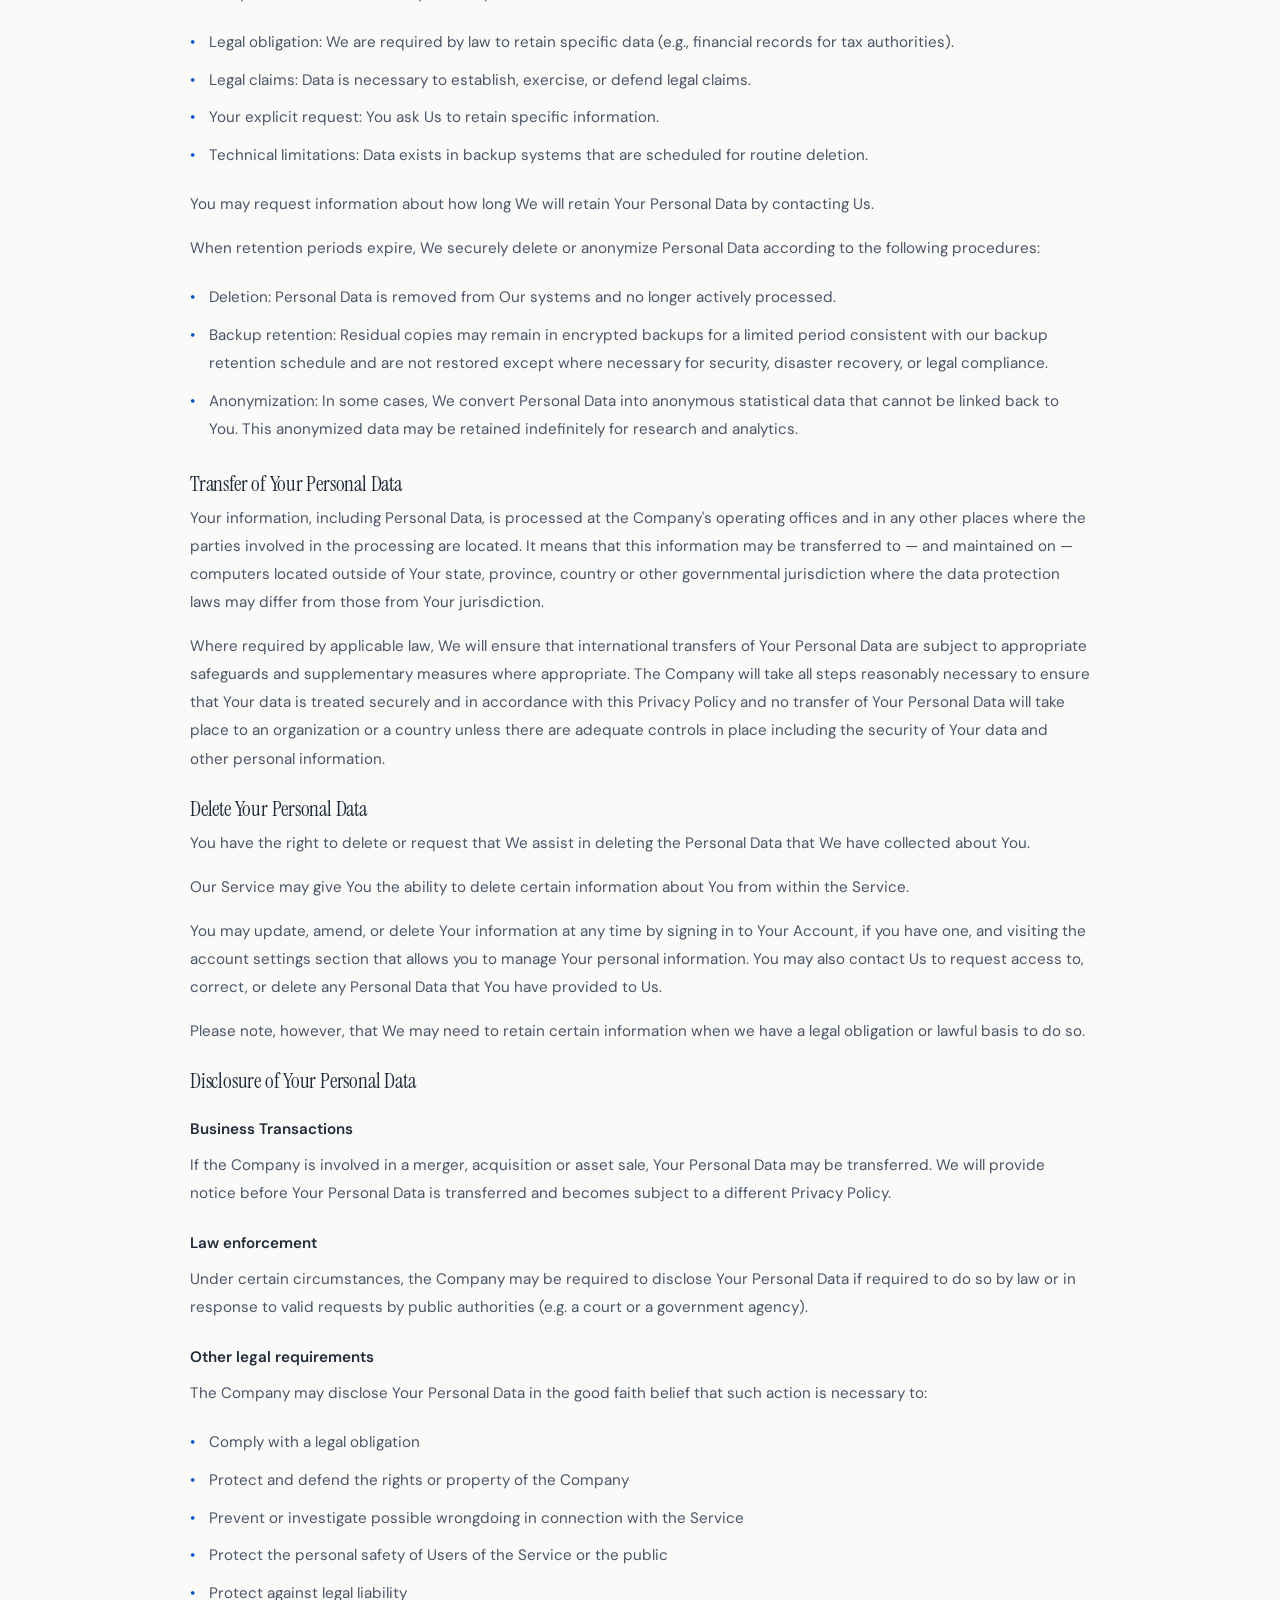
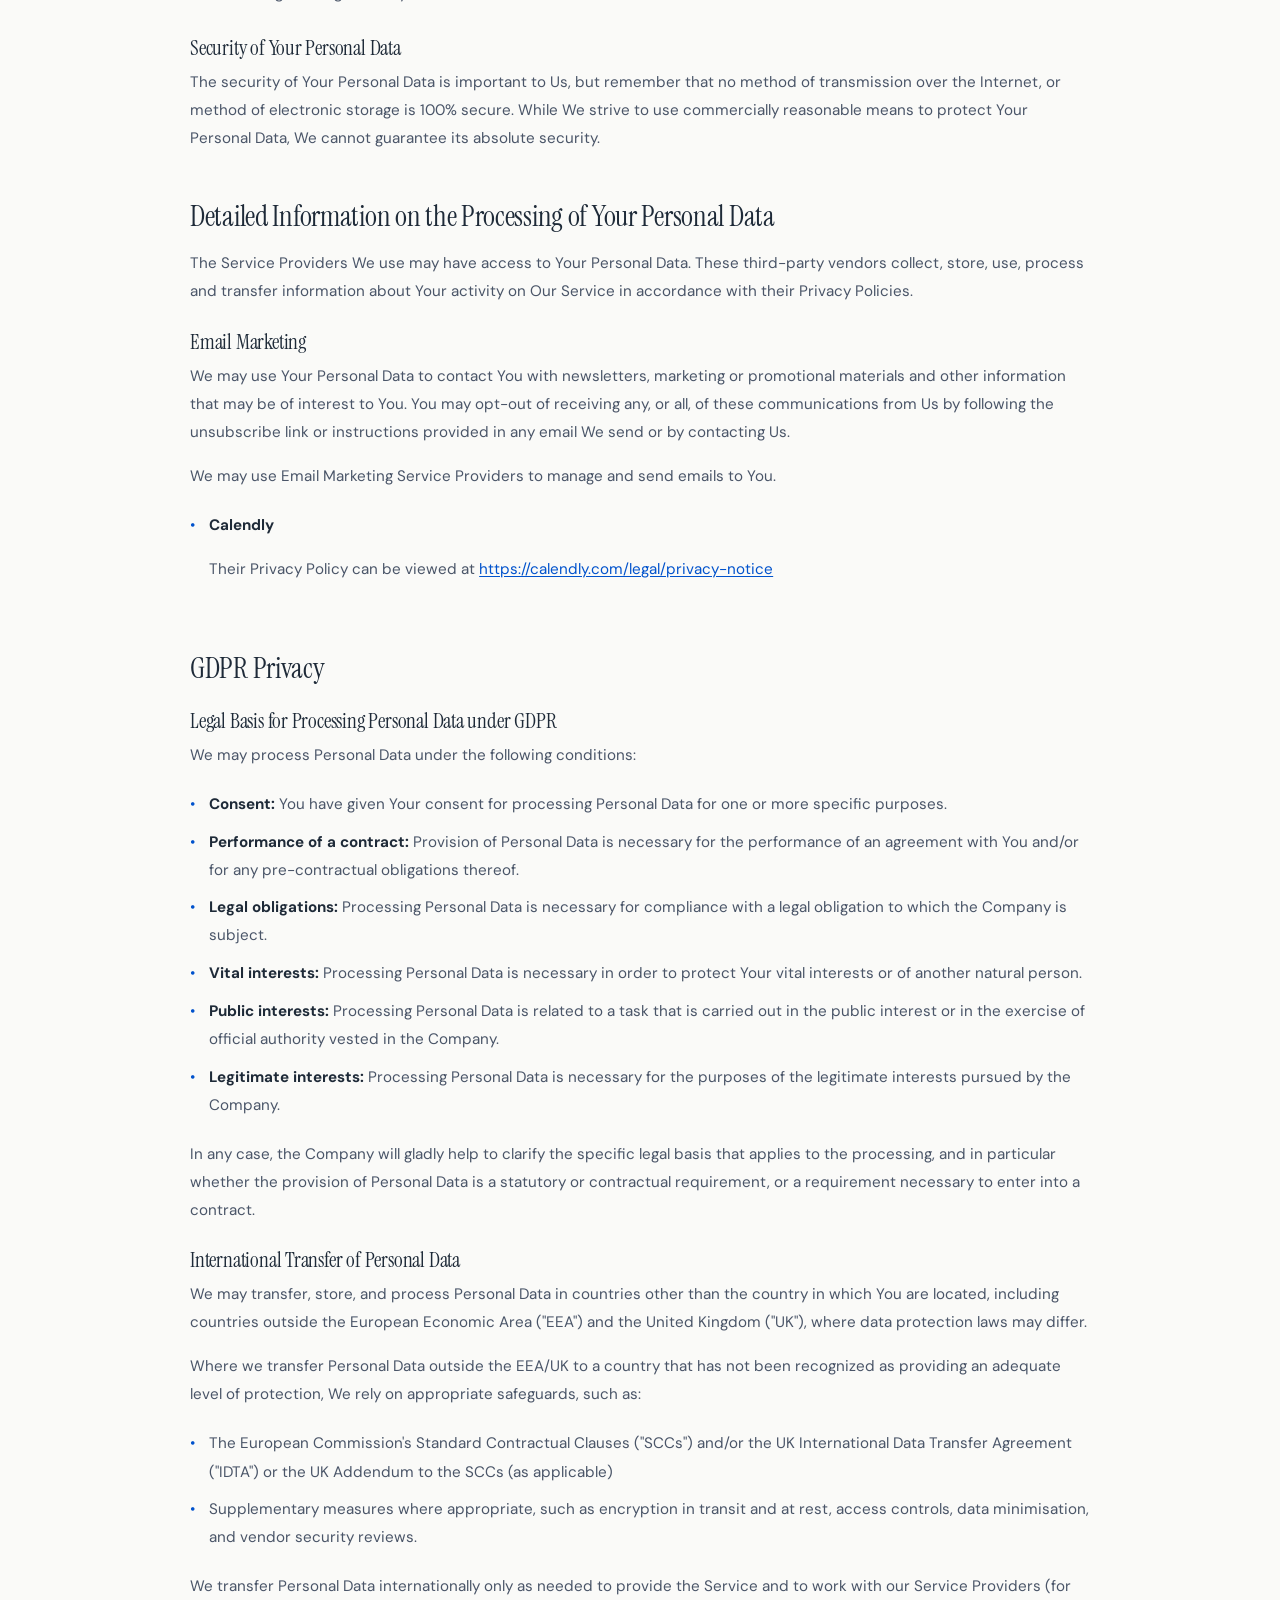
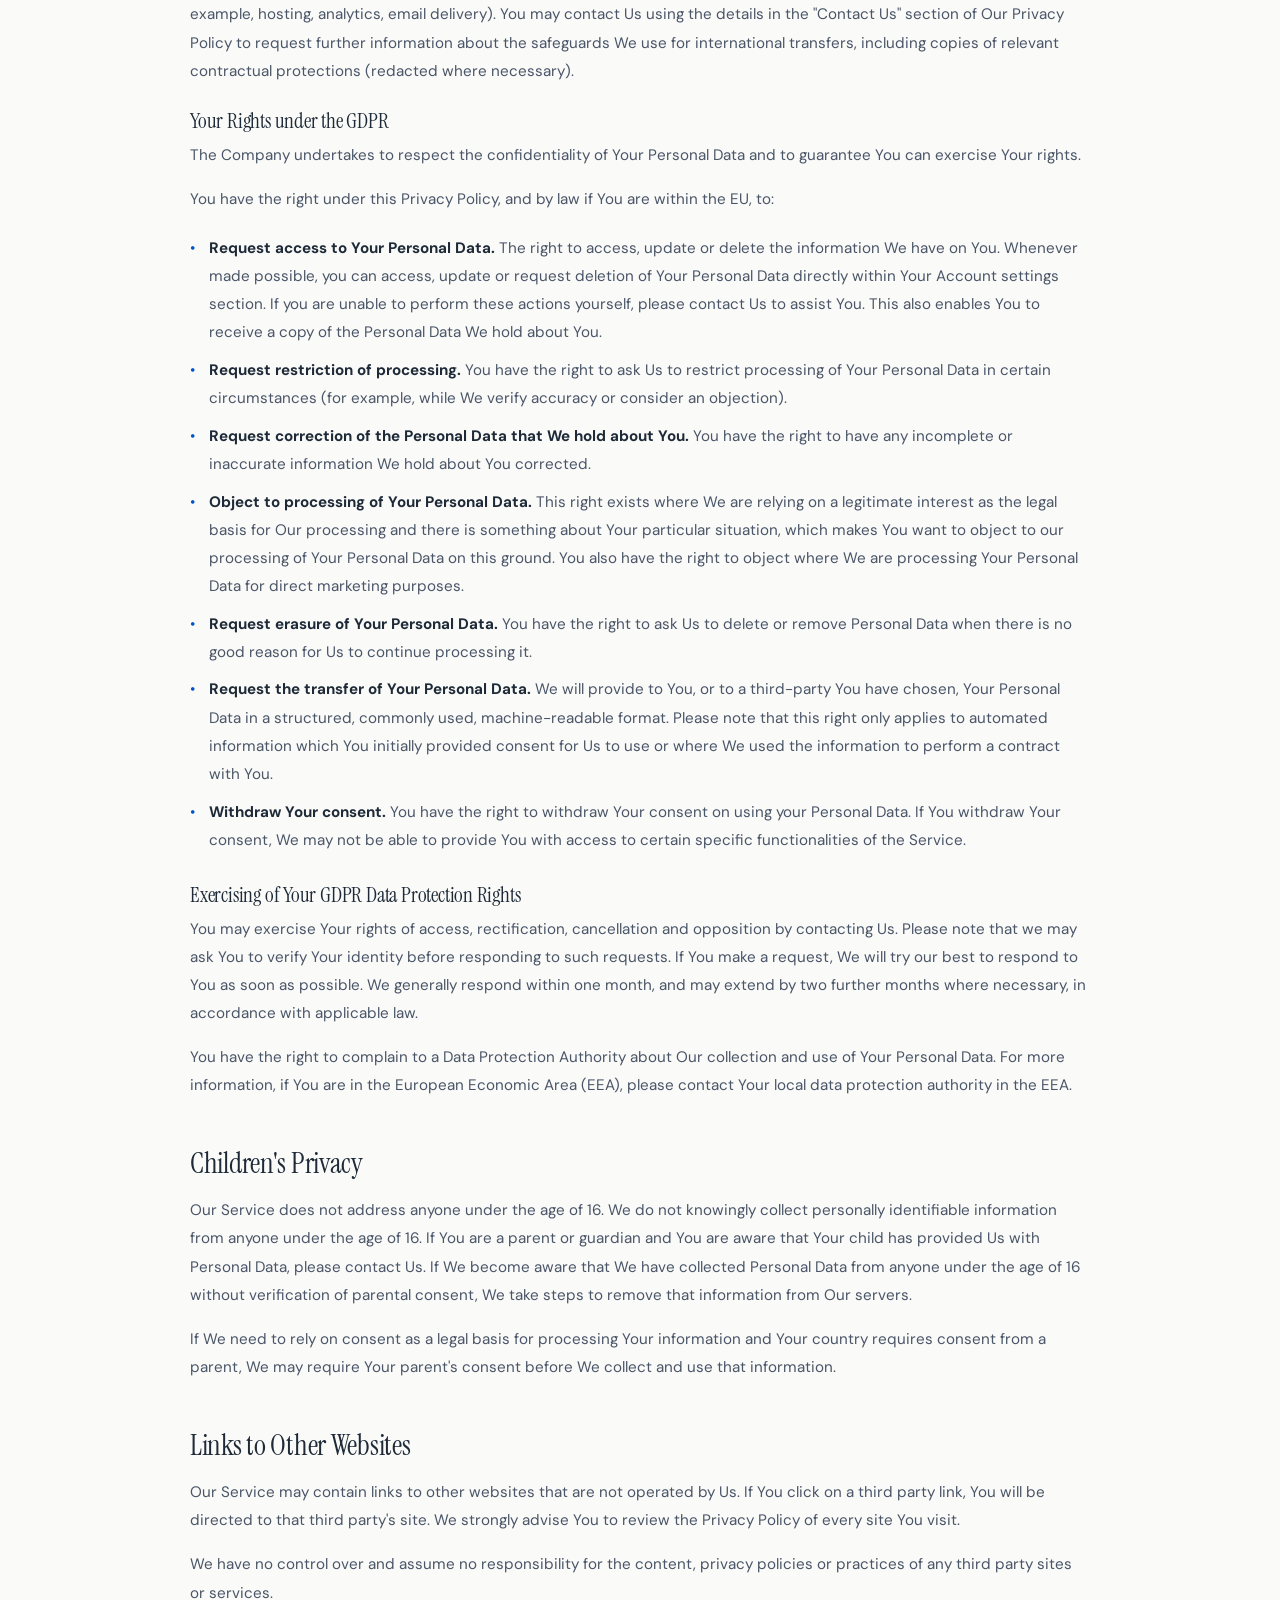
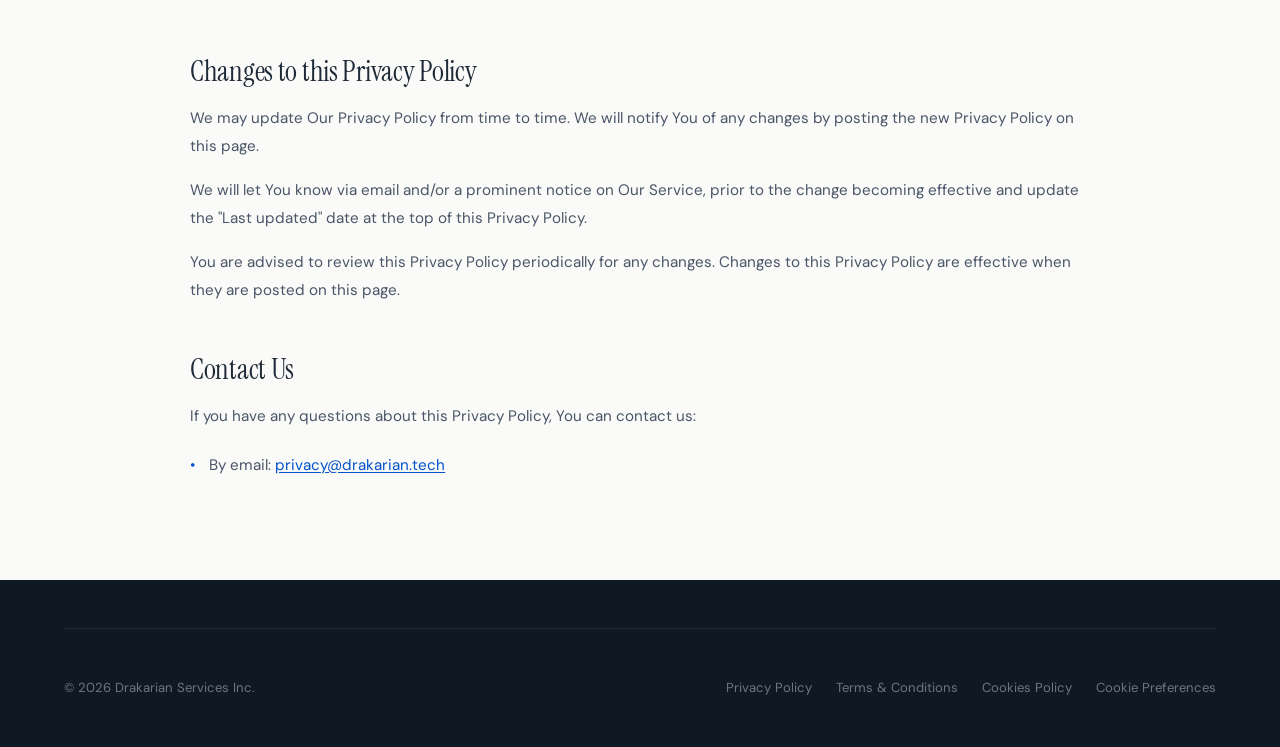
<file: privacy-policy.html>
<!DOCTYPE html>
<html lang="en-CA">
<head>
  <meta charset="UTF-8">
  <meta name="viewport" content="width=device-width, initial-scale=1.0">
  <title>Privacy Policy — Drakarian Services Inc.</title>
  <meta name="description" content="Privacy Policy for Drakarian Services Inc. — learn how we collect, use, and protect your personal information.">
  <meta name="robots" content="index, follow">
  <link rel="canonical" href="https://drakarian.tech/privacy-policy.html">
  <link rel="preconnect" href="https://fonts.googleapis.com">
  <link rel="preconnect" href="https://fonts.gstatic.com" crossorigin>
  <link href="https://fonts.googleapis.com/css2?family=DM+Sans:ital,opsz,wght@0,9..40,300;0,9..40,400;0,9..40,500;0,9..40,600;1,9..40,400&family=Instrument+Serif:ital@0;1&display=swap" rel="stylesheet">
  <script>
    (function(){
      var t = localStorage.getItem('drak-theme');
      if (!t) t = window.matchMedia('(prefers-color-scheme:dark)').matches ? 'dark' : 'light';
      document.documentElement.setAttribute('data-theme', t);
    })();
  </script>
  <link rel="icon" type="image/png" href="./assets/favicon-96x96.png" sizes="96x96">
  <link rel="icon" type="image/svg+xml" href="./assets/favicon.svg">
  <link rel="shortcut icon" href="./favicon.ico">
  <link rel="apple-touch-icon" sizes="180x180" href="./assets/apple-touch-icon.png">
  <link rel="stylesheet" href="./assets/cookie-consent.css">
  <style>
    :root {
      --color-bg: #FAFAF8; --color-bg-alt: #F0EFEB; --color-bg-dark: #0F1923; --color-bg-dark-alt: #162231;
      --color-text: #1E2A38; --color-text-secondary: #4A5568; --color-text-light: #CBD5E0; --color-text-on-dark: #E8ECF0;
      --color-accent: #0052CC; --color-accent-hover: #003D99; --color-accent-subtle: rgba(0,82,204,0.08);
      --color-border: #D8D6D0; --color-border-light: #E8E6E2; --color-card-bg: #FFFFFF;
      --color-nav-scrolled: rgba(250,250,248,0.92); --color-stat-bg: #FFFFFF;
      --font-heading: 'Instrument Serif', Georgia, serif; --font-body: 'DM Sans', -apple-system, sans-serif;
      --container: min(1200px, 90vw); --container-narrow: min(900px, 90vw);
      --space-xs: 0.5rem; --space-sm: 1rem; --space-md: 1.5rem; --space-lg: 3rem; --space-xl: 5rem; --space-2xl: 8rem;
      --radius: 6px; --radius-lg: 12px; --transition: 0.3s cubic-bezier(0.4,0,0.2,1);
    }
    [data-theme="dark"] {
      --color-bg: #0D1117; --color-bg-alt: #151B23; --color-bg-dark: #010409; --color-bg-dark-alt: #0D1117;
      --color-text: #E6EDF3; --color-text-secondary: #8B949E; --color-text-light: #8B949E; --color-text-on-dark: #E6EDF3;
      --color-accent: #4493F8; --color-accent-hover: #6DB1FF; --color-accent-subtle: rgba(68,147,248,0.1);
      --color-border: #30363D; --color-border-light: #21262D; --color-card-bg: #151B23;
      --color-nav-scrolled: rgba(13,17,23,0.92); --color-stat-bg: #151B23;
    }
    *, *::before, *::after { box-sizing: border-box; margin: 0; padding: 0; }
    html { scroll-behavior: smooth; scroll-padding-top: 80px; font-size: 16px; }
    body { font-family: var(--font-body); color: var(--color-text); background: var(--color-bg); line-height: 1.7; font-weight: 400; -webkit-font-smoothing: antialiased; overflow-x: hidden; transition: background 0.4s ease, color 0.4s ease; }
    a { color: inherit; text-decoration: none; }
    h1, h2, h3 { font-family: var(--font-heading); font-weight: 400; line-height: 1.15; letter-spacing: -0.01em; }
    p { color: var(--color-text-secondary); transition: color 0.4s ease; }
    .nav { position:fixed; top:0; left:0; right:0; z-index:1000; padding:1rem 0; transition:all var(--transition); background:transparent; }
    .nav.scrolled { background: var(--color-nav-scrolled); backdrop-filter:blur(20px); -webkit-backdrop-filter:blur(20px); border-bottom:1px solid var(--color-border-light); padding:0.7rem 0; }
    .nav__inner { width:var(--container); margin:0 auto; display:flex; align-items:center; justify-content:space-between; }
    .nav__logo { font-family:var(--font-body); font-size:1.05rem; font-weight:600; letter-spacing:-0.02em; color:var(--color-text); }
    .nav__logo span { color:var(--color-accent); }
    .nav__links { display:flex; align-items:center; gap:2rem; list-style:none; }
    .nav__links a:not(.btn) { font-size:0.88rem; font-weight:500; color:var(--color-text-secondary); transition:color var(--transition); }
    .nav__links a:not(.btn):hover { color:var(--color-text); }
    .btn { display:inline-flex; align-items:center; gap:0.5rem; padding:0.85rem 1.8rem; border-radius:var(--radius); font-family:var(--font-body); font-size:0.9rem; font-weight:500; letter-spacing:0.02em; cursor:pointer; border:none; transition:all var(--transition); white-space:nowrap; }
    .btn--primary { background:var(--color-accent); color:#fff; }
    .btn--primary:hover { background:var(--color-accent-hover); transform:translateY(-1px); box-shadow:0 4px 20px rgba(0,82,204,0.3); }
    [data-theme="dark"] .btn--primary:hover { box-shadow:0 4px 20px rgba(68,147,248,0.25); }
    .btn svg { width:16px; height:16px; }
    .nav__toggles { display:flex; align-items:center; gap:0.6rem; }
    .theme-toggle { background:none; border:1.5px solid var(--color-border); border-radius:50px; cursor:pointer; width:42px; height:24px; position:relative; transition:all var(--transition); padding:0; flex-shrink:0; }
    .theme-toggle:hover { border-color:var(--color-accent); }
    .theme-toggle__thumb { width:16px; height:16px; border-radius:50%; background:var(--color-text); position:absolute; top:2.5px; left:3px; transition:all 0.4s cubic-bezier(0.68,-0.55,0.27,1.55); }
    [data-theme="dark"] .theme-toggle__thumb { left:21px; background:var(--color-accent); }
    .theme-toggle__icons { position:absolute; inset:0; display:flex; align-items:center; justify-content:space-between; padding:0 5px; pointer-events:none; }
    .theme-toggle__icons svg { width:11px; height:11px; opacity:0.5; }
    .theme-toggle__icons .icon-sun { stroke:#F59E0B; fill:none; }
    .theme-toggle__icons .icon-moon { stroke:#8B949E; fill:none; }
    .lang-toggle { background:none; border:1.5px solid var(--color-border); border-radius:var(--radius); cursor:pointer; padding:0.2rem 0.55rem; font-family:var(--font-body); font-size:0.72rem; font-weight:600; letter-spacing:0.06em; text-transform:uppercase; color:var(--color-text-secondary); transition:all var(--transition); line-height:1.5; flex-shrink:0; }
    .lang-toggle:hover { border-color:var(--color-accent); color:var(--color-accent); }
    .nav__right-group { display:flex; align-items:center; gap:0.6rem; }
    .nav__burger { display:none; background:none; border:none; cursor:pointer; padding:0.5rem; z-index:1001; }
    .nav__burger span { display:block; width:22px; height:1.5px; background:var(--color-text); margin:5px 0; transition:all var(--transition); }
    .nav__burger.active span:nth-child(1) { transform:rotate(45deg) translate(4px,4px); }
    .nav__burger.active span:nth-child(2) { opacity:0; }
    .nav__burger.active span:nth-child(3) { transform:rotate(-45deg) translate(5px,-5px); }
    .nav__mobile { display:none; position:fixed; inset:0; background:var(--color-bg); z-index:999; flex-direction:column; align-items:center; justify-content:center; gap:2rem; transition:background 0.4s ease; }
    .nav__mobile.active { display:flex; }
    .nav__mobile a { font-family:var(--font-heading); font-size:2rem; color:var(--color-text); }
    @media (max-width: 768px) { .nav__links { display:none; } .nav__burger { display:block; } }
    @media (min-width: 769px) { .nav__toggles--mobile { display:none !important; } }
    .breadcrumb { padding-top:calc(70px + 1.5rem); padding-bottom:0; width:var(--container); margin:0 auto; }
    .breadcrumb a { display:inline-flex; align-items:center; gap:0.35rem; font-size:0.82rem; font-weight:500; color:var(--color-text-secondary); transition:color var(--transition); }
    .breadcrumb a:hover { color:var(--color-accent); }
    .breadcrumb svg { width:14px; height:14px; }
    .breadcrumb span { font-size:0.82rem; color:var(--color-text-secondary); }
    .page-header { padding:var(--space-lg) 0 var(--space-lg); text-align:center; }
    .page-header h1 { font-size:clamp(2.2rem,4.5vw,3.2rem); margin-bottom:var(--space-sm); }
    .policy { width:var(--container-narrow); margin:0 auto; padding:0 0 var(--space-xl); }
    .policy h2 { font-size:clamp(1.4rem,2.5vw,1.8rem); margin-top:var(--space-lg); margin-bottom:var(--space-sm); }
    .policy h3 { font-size:clamp(1.1rem,2vw,1.3rem); margin-top:var(--space-md); margin-bottom:var(--space-xs); }
    .policy h4 { font-family:var(--font-body); font-size:0.95rem; font-weight:600; margin-top:var(--space-md); margin-bottom:var(--space-xs); }
    .policy p { font-size:0.95rem; line-height:1.85; margin-bottom:var(--space-sm); }
    .policy ul { list-style:none; margin-bottom:var(--space-sm); padding-left:0; }
    .policy ul li { font-size:0.95rem; line-height:1.85; color:var(--color-text-secondary); padding:0.3rem 0 0.3rem 1.2rem; position:relative; }
    .policy ul li::before { content:'\2022'; color:var(--color-accent); position:absolute; left:0; }
    .policy ul li strong { color:var(--color-text); }
    .policy ul li ul { margin-top:0.3rem; margin-bottom:0; }
    .policy a { color:var(--color-accent); text-decoration:underline; text-underline-offset:2px; }
    .policy a:hover { color:var(--color-accent-hover); }
    .policy .updated { font-size:0.88rem; color:var(--color-text-secondary); margin-bottom:var(--space-md); }
    .footer-bottom { width:var(--container); margin:0 auto; display:flex; align-items:center; justify-content:space-between; padding-top:var(--space-lg); border-top:1px solid rgba(255,255,255,0.08); position:relative; z-index:1; }
    .footer-bottom__copy { font-size:0.82rem; color:rgba(255,255,255,0.4); }
    .footer-bottom__links { display:flex; gap:1.5rem; }
    .footer-bottom__links a { font-size:0.82rem; color:rgba(255,255,255,0.4); transition:color var(--transition); }
    .footer-bottom__links a:hover { color:#fff; }
    @media (max-width: 640px) { .footer-bottom { flex-direction:column; gap:1rem; text-align:center; } }
  </style>
</head>
<body>
  <nav class="nav" id="nav" aria-label="Main navigation">
    <div class="nav__inner">
      <a href="./" class="nav__logo">Services <span>Drakarian</span> Inc.</a>
      <ul class="nav__links">
        <li><a href="./#services" data-i18n="nav.services">Services</a></li>
        <li><a href="./#projects" data-i18n="nav.projects">Projects</a></li>
        <li><a href="./#process" data-i18n="nav.process">Process</a></li>
        <li><a href="./#contact" data-i18n="nav.contact">Contact</a></li>
        <li>
          <div class="nav__toggles">
            <button class="theme-toggle" aria-label="Toggle dark mode">
              <div class="theme-toggle__icons">
                <svg class="icon-sun" viewBox="0 0 24 24" stroke-width="2" stroke-linecap="round"><circle cx="12" cy="12" r="5"/><path d="M12 1v2M12 21v2M4.22 4.22l1.42 1.42M18.36 18.36l1.42 1.42M1 12h2M21 12h2M4.22 19.78l1.42-1.42M18.36 5.64l1.42-1.42"/></svg>
                <svg class="icon-moon" viewBox="0 0 24 24" stroke-width="2" stroke-linecap="round"><path d="M21 12.79A9 9 0 1 1 11.21 3 7 7 0 0 0 21 12.79z"/></svg>
              </div>
              <div class="theme-toggle__thumb"></div>
            </button>
            <button class="lang-toggle">FR</button>
          </div>
        </li>
        <li><a href="./#contact" class="btn btn--primary" data-i18n="nav.cta">Book a Call</a></li>
      </ul>
      <div class="nav__right-group nav__toggles--mobile">
        <div class="nav__toggles">
          <button class="theme-toggle" aria-label="Toggle dark mode">
            <div class="theme-toggle__icons">
              <svg class="icon-sun" viewBox="0 0 24 24" stroke-width="2" stroke-linecap="round"><circle cx="12" cy="12" r="5"/><path d="M12 1v2M12 21v2M4.22 4.22l1.42 1.42M18.36 18.36l1.42 1.42M1 12h2M21 12h2M4.22 19.78l1.42-1.42M18.36 5.64l1.42-1.42"/></svg>
              <svg class="icon-moon" viewBox="0 0 24 24" stroke-width="2" stroke-linecap="round"><path d="M21 12.79A9 9 0 1 1 11.21 3 7 7 0 0 0 21 12.79z"/></svg>
            </div>
            <div class="theme-toggle__thumb"></div>
          </button>
          <button class="lang-toggle">FR</button>
        </div>
        <button class="nav__burger" id="burger" aria-label="Toggle menu"><span></span><span></span><span></span></button>
      </div>
    </div>
  </nav>
  <div class="nav__mobile" id="mobile-menu">
    <a href="./#services" class="mobile-link" data-i18n="nav.services">Services</a>
    <a href="./#projects" class="mobile-link" data-i18n="nav.projects">Projects</a>
    <a href="./#process" class="mobile-link" data-i18n="nav.process">Process</a>
    <a href="./#contact" class="mobile-link" data-i18n="nav.contact">Contact</a>
    <a href="./#contact" class="btn btn--primary mobile-link" data-i18n="nav.cta">Book a Call</a>
  </div>

  <div class="breadcrumb">
    <a href="./" data-i18n="breadcrumb.home">
      <svg viewBox="0 0 24 24" fill="none" stroke="currentColor" stroke-width="2" stroke-linecap="round" stroke-linejoin="round"><path d="M19 12H5"/><path d="m12 19-7-7 7-7"/></svg>
      Home
    </a>
    <span>&nbsp;/&nbsp;</span>
    <span data-i18n="breadcrumb.page">Privacy Policy</span>
  </div>

  <header class="page-header">
    <h1 data-i18n="page.h1">Privacy Policy</h1>
  </header>

  <article class="policy">
    <p class="updated">Last updated: March 02, 2026</p>

    <p>This Privacy Policy describes Our policies and procedures on the collection, use and disclosure of Your information when You use the Service and tells You about Your privacy rights and how the law protects You.</p>
    <p>We use Your Personal Data to provide and improve the Service. By using the Service, You agree to the collection and use of information in accordance with this Privacy Policy.</p>

    <h2>Interpretation and Definitions</h2>

    <h3>Interpretation</h3>
    <p>The words whose initial letters are capitalized have meanings defined under the following conditions. The following definitions shall have the same meaning regardless of whether they appear in singular or in plural.</p>

    <h3>Definitions</h3>
    <p>For the purposes of this Privacy Policy:</p>
    <ul>
      <li><p><strong>Account</strong> means a unique account created for You to access our Service or parts of our Service.</p></li>
      <li><p><strong>Affiliate</strong> means an entity that controls, is controlled by, or is under common control with a party, where &quot;control&quot; means ownership of 50% or more of the shares, equity interest or other securities entitled to vote for election of directors or other managing authority.</p></li>
      <li>
        <p><strong>Company</strong> (referred to as either &quot;the Company&quot;, &quot;We&quot;, &quot;Us&quot; or &quot;Our&quot; in this Privacy Policy) refers to Services Drakarian Inc., 913-1310 rue Ottawa, H3C 0W9, Montr&eacute;al, QC, Canada.</p>
        <p>For the purposes of the GDPR, the Company is the Data Controller.</p>
      </li>
      <li><p><strong>Cookies</strong> are small files that are placed on Your computer, mobile device or any other device by a website, containing the details of Your browsing history on that website among its many uses.</p></li>
      <li><p><strong>Country</strong> refers to: Quebec, Canada</p></li>
      <li><p><strong>Data Controller</strong>, for the purposes of the GDPR (General Data Protection Regulation), refers to the Company as the legal person which alone or jointly with others determines the purposes and means of the processing of Personal Data.</p></li>
      <li><p><strong>Device</strong> means any device that can access the Service such as a computer, a cell phone or a digital tablet.</p></li>
      <li><p><strong>GDPR</strong> refers to EU General Data Protection Regulation.</p></li>
      <li>
        <p><strong>Personal Data</strong> (or &quot;Personal Information&quot;) is any information that relates to an identified or identifiable individual.</p>
        <p>For the purposes of GDPR, Personal Data means any information relating to You such as a name, an identification number, location data, online identifier or to one or more factors specific to the physical, physiological, genetic, mental, economic, cultural or social identity.</p>
        <p>We use &quot;Personal Data&quot; and &quot;Personal Information&quot; interchangeably unless a law uses a specific term.</p>
      </li>
      <li><p><strong>Service</strong> refers to the Website.</p></li>
      <li><p><strong>Service Provider</strong> means any natural or legal person who processes the data on behalf of the Company. It refers to third-party companies or individuals employed by the Company to facilitate the Service, to provide the Service on behalf of the Company, to perform services related to the Service or to assist the Company in analyzing how the Service is used. For the purposes of the GDPR, Service Providers are considered Data Processors.</p></li>
      <li><p><strong>Usage Data</strong> refers to data collected automatically, either generated by the use of the Service or from the Service infrastructure itself (for example, the duration of a page visit).</p></li>
      <li><p><strong>Website</strong> refers to Services Drakarian Inc., accessible from <a href="https://www.drakarian.tech" rel="external nofollow noopener" target="_blank">www.drakarian.tech</a>.</p></li>
      <li>
        <p><strong>You</strong> means the individual accessing or using the Service, or the company, or other legal entity on behalf of which such individual is accessing or using the Service, as applicable.</p>
        <p>Under GDPR, You can be referred to as the Data Subject or as the User as you are the individual using the Service.</p>
      </li>
    </ul>

    <h2>Collecting and Using Your Personal Data</h2>

    <h3>Types of Data Collected</h3>

    <h4>Personal Data</h4>
    <p>While using Our Service, We may ask You to provide Us with certain personally identifiable information that can be used to contact or identify You. Personally identifiable information may include, but is not limited to:</p>
    <ul>
      <li>Email address</li>
      <li>First name and last name</li>
    </ul>

    <h4>Usage Data</h4>
    <p>Usage Data is collected automatically when using the Service.</p>
    <p>Usage Data may include information such as Your Device's Internet Protocol address (e.g. IP address), browser type, browser version, the pages of our Service that You visit, the time and date of Your visit, the time spent on those pages, unique device identifiers and other diagnostic data.</p>
    <p>When You access the Service by or through a mobile device, We may collect certain information automatically, including, but not limited to, the type of mobile device You use, Your mobile device's unique ID, the IP address of Your mobile device, Your mobile operating system, the type of mobile Internet browser You use, unique device identifiers and other diagnostic data.</p>
    <p>We may also collect information that Your browser sends whenever You visit Our Service or when You access the Service by or through a mobile device.</p>

    <h4>Tracking Technologies and Cookies</h4>
    <p>We use Cookies and similar tracking technologies to track the activity on Our Service and store certain information. Tracking technologies We use include beacons, tags, and scripts to collect and track information and to improve and analyze Our Service. The technologies We use may include:</p>
    <ul>
      <li><strong>Cookies or Browser Cookies.</strong> A cookie is a small file placed on Your Device. You can instruct Your browser to refuse all Cookies or to indicate when a Cookie is being sent. However, if You do not accept Cookies, You may not be able to use some parts of our Service.</li>
      <li><strong>Web Beacons.</strong> Certain sections of our Service and our emails may contain small electronic files known as web beacons (also referred to as clear gifs, pixel tags, and single-pixel gifs) that permit the Company, for example, to count users who have visited those pages or opened an email and for other related website statistics (for example, recording the popularity of a certain section and verifying system and server integrity).</li>
    </ul>
    <p>Cookies can be &quot;Persistent&quot; or &quot;Session&quot; Cookies. Persistent Cookies remain on Your personal computer or mobile device when You go offline, while Session Cookies are deleted as soon as You close Your web browser.</p>
    <p>Where required by law, we use non-essential cookies (such as analytics, advertising, and remarketing cookies) only with Your consent. You can withdraw or change Your consent at any time using Our cookie preferences tool (if available) or through Your browser/device settings. Withdrawing consent does not affect the lawfulness of processing based on consent before its withdrawal.</p>
    <p>We use both Session and Persistent Cookies for the purposes set out below:</p>
    <ul>
      <li>
        <p><strong>Necessary / Essential Cookies</strong></p>
        <p>Type: Session Cookies</p>
        <p>Administered by: Us</p>
        <p>Purpose: These Cookies are essential to provide You with services available through the Website and to enable You to use some of its features. They help to authenticate users and prevent fraudulent use of user accounts. Without these Cookies, the services that You have asked for cannot be provided, and We only use these Cookies to provide You with those services.</p>
      </li>
      <li>
        <p><strong>Cookies Policy / Notice Acceptance Cookies</strong></p>
        <p>Type: Persistent Cookies</p>
        <p>Administered by: Us</p>
        <p>Purpose: These Cookies identify if users have accepted the use of cookies on the Website.</p>
      </li>
      <li>
        <p><strong>Functionality Cookies</strong></p>
        <p>Type: Persistent Cookies</p>
        <p>Administered by: Us</p>
        <p>Purpose: These Cookies allow Us to remember choices You make when You use the Website, such as remembering your login details or language preference. The purpose of these Cookies is to provide You with a more personal experience and to avoid You having to re-enter your preferences every time You use the Website.</p>
      </li>
    </ul>
    <p>For more information about the cookies we use and your choices regarding cookies, please visit our Cookies Policy or the Cookies section of Our Privacy Policy.</p>

    <h3>Use of Your Personal Data</h3>
    <p>The Company may use Personal Data for the following purposes:</p>
    <ul>
      <li><p><strong>To provide and maintain our Service</strong>, including to monitor the usage of our Service.</p></li>
      <li><p><strong>To manage Your Account:</strong> to manage Your registration as a user of the Service. The Personal Data You provide can give You access to different functionalities of the Service that are available to You as a registered user.</p></li>
      <li><p><strong>For the performance of a contract:</strong> the development, compliance and undertaking of the purchase contract for the products, items or services You have purchased or of any other contract with Us through the Service.</p></li>
      <li><p><strong>To contact You:</strong> To contact You by email, telephone calls, SMS, or other equivalent forms of electronic communication, such as a mobile application's push notifications regarding updates or informative communications related to the functionalities, products or contracted services, including the security updates, when necessary or reasonable for their implementation.</p></li>
      <li><p><strong>To provide You</strong> with news, special offers, and general information about other goods, services and events which We offer that are similar to those that you have already purchased or inquired about unless You have opted not to receive such information.</p></li>
      <li><p><strong>To manage Your requests:</strong> To attend and manage Your requests to Us.</p></li>
      <li><p><strong>For business transfers:</strong> We may use Your Personal Data to evaluate or conduct a merger, divestiture, restructuring, reorganization, dissolution, or other sale or transfer of some or all of Our assets, whether as a going concern or as part of bankruptcy, liquidation, or similar proceeding, in which Personal Data held by Us about our Service users is among the assets transferred.</p></li>
      <li><p><strong>For other purposes</strong>: We may use Your information for other purposes, such as data analysis, identifying usage trends, determining the effectiveness of our promotional campaigns and to evaluate and improve our Service, products, services, marketing and your experience.</p></li>
    </ul>
    <p>We may share Your Personal Data in the following situations:</p>
    <ul>
      <li><strong>With Service Providers:</strong> We may share Your Personal Data with Service Providers to monitor and analyze the use of our Service, to contact You.</li>
      <li><strong>For business transfers:</strong> We may share or transfer Your Personal Data in connection with, or during negotiations of, any merger, sale of Company assets, financing, or acquisition of all or a portion of Our business to another company.</li>
      <li><strong>With Affiliates:</strong> We may share Your Personal Data with Our affiliates, in which case we will require those affiliates to honor this Privacy Policy. Affiliates include Our parent company and any other subsidiaries, joint venture partners or other companies that We control or that are under common control with Us.</li>
      <li><strong>With business partners:</strong> We may share Your Personal Data with Our business partners to offer You certain products, services or promotions.</li>
      <li><strong>With other users:</strong> If Our Service offers public areas, when You share Personal Data or otherwise interact in the public areas with other users, such information may be viewed by all users and may be publicly distributed outside.</li>
      <li><strong>With Your consent</strong>: We may disclose Your Personal Data for any other purpose with Your consent.</li>
    </ul>

    <h3>Retention of Your Personal Data</h3>
    <p>The Company will retain Your Personal Data only for as long as is necessary for the purposes set out in this Privacy Policy. We will retain and use Your Personal Data to the extent necessary to comply with our legal obligations (for example, if We are required to retain Your data to comply with applicable laws), resolve disputes, and enforce our legal agreements and policies.</p>
    <p>Where possible, We apply shorter retention periods and/or reduce identifiability by deleting, aggregating, or anonymizing data. Unless otherwise stated, the retention periods below are maximum periods (&quot;up to&quot;) and We may delete or anonymize data sooner when it is no longer needed for the relevant purpose. We apply different retention periods to different categories of Personal Data based on the purpose of processing and legal obligations:</p>
    <ul>
      <li>
        <p>Account Information</p>
        <ul>
          <li>User Accounts: retained for the duration of your account relationship plus up to 24 months after account closure to handle any post-termination issues or resolve disputes.</li>
        </ul>
      </li>
      <li>
        <p>Customer Support Data</p>
        <ul>
          <li>Support tickets and correspondence: up to 24 months from the date of ticket closure to resolve follow-up inquiries, track service quality, and defend against potential legal claims</li>
          <li>Chat transcripts: up to 24 months for quality assurance and staff training purposes.</li>
        </ul>
      </li>
      <li>
        <p>Usage Data</p>
        <ul>
          <li>Website analytics data (cookies, IP addresses, device identifiers): up to 24 months from the date of collection, which allows us to analyze trends while respecting privacy principles.</li>
          <li>Server logs (IP addresses, access times): up to 24 months for security monitoring and troubleshooting purposes.</li>
        </ul>
      </li>
      <li>
        <p>Marketing Data</p>
        <ul>
          <li>Email Marketing: retained until you unsubscribe or up to 24 months from your last engagement (last email opened or clicked), whichever comes first.</li>
        </ul>
      </li>
    </ul>
    <p>Usage Data is retained in accordance with the retention periods described above, and may be retained longer only where necessary for security, fraud prevention, or legal compliance.</p>
    <p>We may retain Personal Data beyond the periods stated above for different reasons:</p>
    <ul>
      <li>Legal obligation: We are required by law to retain specific data (e.g., financial records for tax authorities).</li>
      <li>Legal claims: Data is necessary to establish, exercise, or defend legal claims.</li>
      <li>Your explicit request: You ask Us to retain specific information.</li>
      <li>Technical limitations: Data exists in backup systems that are scheduled for routine deletion.</li>
    </ul>
    <p>You may request information about how long We will retain Your Personal Data by contacting Us.</p>
    <p>When retention periods expire, We securely delete or anonymize Personal Data according to the following procedures:</p>
    <ul>
      <li>Deletion: Personal Data is removed from Our systems and no longer actively processed.</li>
      <li>Backup retention: Residual copies may remain in encrypted backups for a limited period consistent with our backup retention schedule and are not restored except where necessary for security, disaster recovery, or legal compliance.</li>
      <li>Anonymization: In some cases, We convert Personal Data into anonymous statistical data that cannot be linked back to You. This anonymized data may be retained indefinitely for research and analytics.</li>
    </ul>

    <h3>Transfer of Your Personal Data</h3>
    <p>Your information, including Personal Data, is processed at the Company's operating offices and in any other places where the parties involved in the processing are located. It means that this information may be transferred to &mdash; and maintained on &mdash; computers located outside of Your state, province, country or other governmental jurisdiction where the data protection laws may differ from those from Your jurisdiction.</p>
    <p>Where required by applicable law, We will ensure that international transfers of Your Personal Data are subject to appropriate safeguards and supplementary measures where appropriate. The Company will take all steps reasonably necessary to ensure that Your data is treated securely and in accordance with this Privacy Policy and no transfer of Your Personal Data will take place to an organization or a country unless there are adequate controls in place including the security of Your data and other personal information.</p>

    <h3>Delete Your Personal Data</h3>
    <p>You have the right to delete or request that We assist in deleting the Personal Data that We have collected about You.</p>
    <p>Our Service may give You the ability to delete certain information about You from within the Service.</p>
    <p>You may update, amend, or delete Your information at any time by signing in to Your Account, if you have one, and visiting the account settings section that allows you to manage Your personal information. You may also contact Us to request access to, correct, or delete any Personal Data that You have provided to Us.</p>
    <p>Please note, however, that We may need to retain certain information when we have a legal obligation or lawful basis to do so.</p>

    <h3>Disclosure of Your Personal Data</h3>

    <h4>Business Transactions</h4>
    <p>If the Company is involved in a merger, acquisition or asset sale, Your Personal Data may be transferred. We will provide notice before Your Personal Data is transferred and becomes subject to a different Privacy Policy.</p>

    <h4>Law enforcement</h4>
    <p>Under certain circumstances, the Company may be required to disclose Your Personal Data if required to do so by law or in response to valid requests by public authorities (e.g. a court or a government agency).</p>

    <h4>Other legal requirements</h4>
    <p>The Company may disclose Your Personal Data in the good faith belief that such action is necessary to:</p>
    <ul>
      <li>Comply with a legal obligation</li>
      <li>Protect and defend the rights or property of the Company</li>
      <li>Prevent or investigate possible wrongdoing in connection with the Service</li>
      <li>Protect the personal safety of Users of the Service or the public</li>
      <li>Protect against legal liability</li>
    </ul>

    <h3>Security of Your Personal Data</h3>
    <p>The security of Your Personal Data is important to Us, but remember that no method of transmission over the Internet, or method of electronic storage is 100% secure. While We strive to use commercially reasonable means to protect Your Personal Data, We cannot guarantee its absolute security.</p>

    <h2>Detailed Information on the Processing of Your Personal Data</h2>
    <p>The Service Providers We use may have access to Your Personal Data. These third-party vendors collect, store, use, process and transfer information about Your activity on Our Service in accordance with their Privacy Policies.</p>

    <h3>Email Marketing</h3>
    <p>We may use Your Personal Data to contact You with newsletters, marketing or promotional materials and other information that may be of interest to You. You may opt-out of receiving any, or all, of these communications from Us by following the unsubscribe link or instructions provided in any email We send or by contacting Us.</p>
    <p>We may use Email Marketing Service Providers to manage and send emails to You.</p>
    <ul>
      <li>
        <p><strong>Calendly</strong></p>
        <p>Their Privacy Policy can be viewed at <a href="https://calendly.com/legal/privacy-notice" rel="external nofollow noopener" target="_blank">https://calendly.com/legal/privacy-notice</a></p>
      </li>
    </ul>

    <h2>GDPR Privacy</h2>

    <h3>Legal Basis for Processing Personal Data under GDPR</h3>
    <p>We may process Personal Data under the following conditions:</p>
    <ul>
      <li><strong>Consent:</strong> You have given Your consent for processing Personal Data for one or more specific purposes.</li>
      <li><strong>Performance of a contract:</strong> Provision of Personal Data is necessary for the performance of an agreement with You and/or for any pre-contractual obligations thereof.</li>
      <li><strong>Legal obligations:</strong> Processing Personal Data is necessary for compliance with a legal obligation to which the Company is subject.</li>
      <li><strong>Vital interests:</strong> Processing Personal Data is necessary in order to protect Your vital interests or of another natural person.</li>
      <li><strong>Public interests:</strong> Processing Personal Data is related to a task that is carried out in the public interest or in the exercise of official authority vested in the Company.</li>
      <li><strong>Legitimate interests:</strong> Processing Personal Data is necessary for the purposes of the legitimate interests pursued by the Company.</li>
    </ul>
    <p>In any case, the Company will gladly help to clarify the specific legal basis that applies to the processing, and in particular whether the provision of Personal Data is a statutory or contractual requirement, or a requirement necessary to enter into a contract.</p>

    <h3>International Transfer of Personal Data</h3>
    <p>We may transfer, store, and process Personal Data in countries other than the country in which You are located, including countries outside the European Economic Area (&quot;EEA&quot;) and the United Kingdom (&quot;UK&quot;), where data protection laws may differ.</p>
    <p>Where we transfer Personal Data outside the EEA/UK to a country that has not been recognized as providing an adequate level of protection, We rely on appropriate safeguards, such as:</p>
    <ul>
      <li>The European Commission's Standard Contractual Clauses (&quot;SCCs&quot;) and/or the UK International Data Transfer Agreement (&quot;IDTA&quot;) or the UK Addendum to the SCCs (as applicable)</li>
      <li>Supplementary measures where appropriate, such as encryption in transit and at rest, access controls, data minimisation, and vendor security reviews.</li>
    </ul>
    <p>We transfer Personal Data internationally only as needed to provide the Service and to work with our Service Providers (for example, hosting, analytics, email delivery). You may contact Us using the details in the &quot;Contact Us&quot; section of Our Privacy Policy to request further information about the safeguards We use for international transfers, including copies of relevant contractual protections (redacted where necessary).</p>

    <h3>Your Rights under the GDPR</h3>
    <p>The Company undertakes to respect the confidentiality of Your Personal Data and to guarantee You can exercise Your rights.</p>
    <p>You have the right under this Privacy Policy, and by law if You are within the EU, to:</p>
    <ul>
      <li><strong>Request access to Your Personal Data.</strong> The right to access, update or delete the information We have on You. Whenever made possible, you can access, update or request deletion of Your Personal Data directly within Your Account settings section. If you are unable to perform these actions yourself, please contact Us to assist You. This also enables You to receive a copy of the Personal Data We hold about You.</li>
      <li><strong>Request restriction of processing.</strong> You have the right to ask Us to restrict processing of Your Personal Data in certain circumstances (for example, while We verify accuracy or consider an objection).</li>
      <li><strong>Request correction of the Personal Data that We hold about You.</strong> You have the right to have any incomplete or inaccurate information We hold about You corrected.</li>
      <li><strong>Object to processing of Your Personal Data.</strong> This right exists where We are relying on a legitimate interest as the legal basis for Our processing and there is something about Your particular situation, which makes You want to object to our processing of Your Personal Data on this ground. You also have the right to object where We are processing Your Personal Data for direct marketing purposes.</li>
      <li><strong>Request erasure of Your Personal Data.</strong> You have the right to ask Us to delete or remove Personal Data when there is no good reason for Us to continue processing it.</li>
      <li><strong>Request the transfer of Your Personal Data.</strong> We will provide to You, or to a third-party You have chosen, Your Personal Data in a structured, commonly used, machine-readable format. Please note that this right only applies to automated information which You initially provided consent for Us to use or where We used the information to perform a contract with You.</li>
      <li><strong>Withdraw Your consent.</strong> You have the right to withdraw Your consent on using your Personal Data. If You withdraw Your consent, We may not be able to provide You with access to certain specific functionalities of the Service.</li>
    </ul>

    <h3>Exercising of Your GDPR Data Protection Rights</h3>
    <p>You may exercise Your rights of access, rectification, cancellation and opposition by contacting Us. Please note that we may ask You to verify Your identity before responding to such requests. If You make a request, We will try our best to respond to You as soon as possible. We generally respond within one month, and may extend by two further months where necessary, in accordance with applicable law.</p>
    <p>You have the right to complain to a Data Protection Authority about Our collection and use of Your Personal Data. For more information, if You are in the European Economic Area (EEA), please contact Your local data protection authority in the EEA.</p>

    <h2>Children's Privacy</h2>
    <p>Our Service does not address anyone under the age of 16. We do not knowingly collect personally identifiable information from anyone under the age of 16. If You are a parent or guardian and You are aware that Your child has provided Us with Personal Data, please contact Us. If We become aware that We have collected Personal Data from anyone under the age of 16 without verification of parental consent, We take steps to remove that information from Our servers.</p>
    <p>If We need to rely on consent as a legal basis for processing Your information and Your country requires consent from a parent, We may require Your parent's consent before We collect and use that information.</p>

    <h2>Links to Other Websites</h2>
    <p>Our Service may contain links to other websites that are not operated by Us. If You click on a third party link, You will be directed to that third party's site. We strongly advise You to review the Privacy Policy of every site You visit.</p>
    <p>We have no control over and assume no responsibility for the content, privacy policies or practices of any third party sites or services.</p>

    <h2>Changes to this Privacy Policy</h2>
    <p>We may update Our Privacy Policy from time to time. We will notify You of any changes by posting the new Privacy Policy on this page.</p>
    <p>We will let You know via email and/or a prominent notice on Our Service, prior to the change becoming effective and update the &quot;Last updated&quot; date at the top of this Privacy Policy.</p>
    <p>You are advised to review this Privacy Policy periodically for any changes. Changes to this Privacy Policy are effective when they are posted on this page.</p>

    <h2>Contact Us</h2>
    <p>If you have any questions about this Privacy Policy, You can contact us:</p>
    <ul>
      <li>By email: <a href="mailto:privacy@drakarian.tech">privacy@drakarian.tech</a></li>
    </ul>
  </article>

  <footer style="padding:var(--space-lg) 0; background:var(--color-bg-dark);">
    <div class="footer-bottom">
      <div class="footer-bottom__copy" data-i18n="footer.copy">&copy; 2026 Drakarian Services Inc.</div>
      <div class="footer-bottom__links">
        <a href="./privacy-policy.html" data-i18n="footer.privacy">Privacy Policy</a>
        <a href="./terms-and-conditions.html" data-i18n="footer.terms">Terms &amp; Conditions</a>
        <a href="./cookie-policy.html" data-i18n="footer.cookies">Cookies Policy</a>
        <button class="cc-prefs-link">Cookie Preferences</button>
      </div>
    </div>
  </footer>

  <script>
    const T = {
      en: {
        "page.h1": "Privacy Policy", "breadcrumb.home": "Home", "breadcrumb.page": "Privacy Policy",
        "footer.copy": "\u00a9 2026 Drakarian Services Inc.",
        "footer.privacy": "Privacy Policy", "footer.terms": "Terms & Conditions", "footer.cookies": "Cookies Policy",
        "nav.services": "Services", "nav.projects": "Projects", "nav.process": "Process", "nav.contact": "Contact", "nav.cta": "Book a Call"
      },
      fr: {
        "page.h1": "Politique de confidentialit\u00e9", "breadcrumb.home": "Accueil", "breadcrumb.page": "Politique de confidentialit\u00e9",
        "footer.copy": "\u00a9 2026 Services Drakarian Inc.",
        "footer.privacy": "Politique de confidentialit\u00e9", "footer.terms": "Conditions d\u2019utilisation", "footer.cookies": "Politique de cookies",
        "nav.services": "Services", "nav.projects": "Projets", "nav.process": "Processus", "nav.contact": "Contact", "nav.cta": "R\u00e9server un appel"
      }
    };
    const LEGAL_HREFS = {
      "footer.privacy": { en: "./privacy-policy.html", fr: "./politique-confidentialite.html" },
      "footer.terms":   { en: "./terms-and-conditions.html", fr: "./conditions-utilisation.html" },
      "footer.cookies": { en: "./cookie-policy.html", fr: "./politique-cookies.html" }
    };
    let currentLang = localStorage.getItem('drak-lang') || 'en';
    function setLanguage(lang) {
      currentLang = lang; localStorage.setItem('drak-lang', lang);
      document.documentElement.lang = lang === 'fr' ? 'fr-CA' : 'en-CA';
      document.querySelectorAll('[data-i18n]').forEach(el => { const val = T[lang][el.getAttribute('data-i18n')]; if (!val) return; const svg = el.querySelector('svg'); if (el.tagName === 'OPTION') { el.textContent = val; } else { el.innerHTML = val; if (svg) el.appendChild(svg); } });
      document.querySelectorAll('.lang-toggle').forEach(b => b.textContent = lang === 'en' ? 'FR' : 'EN');
      if (typeof window.cookieConsentUpdateLang === 'function') window.cookieConsentUpdateLang();
      Object.keys(LEGAL_HREFS).forEach(key => { const el = document.querySelector('[data-i18n="' + key + '"]'); if (el) el.href = LEGAL_HREFS[key][lang]; });
      if (lang === 'fr') { window.location.href = './politique-confidentialite.html'; }
    }
    function setTheme(theme) { document.documentElement.setAttribute('data-theme', theme); localStorage.setItem('drak-theme', theme); }
    document.addEventListener('DOMContentLoaded', () => {
      if (currentLang === 'fr') { window.location.href = './politique-confidentialite.html'; return; }
      setLanguage(currentLang);
      document.querySelectorAll('.theme-toggle').forEach(btn => btn.addEventListener('click', () => setTheme(document.documentElement.getAttribute('data-theme') === 'dark' ? 'light' : 'dark')));
      document.querySelectorAll('.lang-toggle').forEach(btn => btn.addEventListener('click', () => setLanguage(currentLang === 'en' ? 'fr' : 'en')));
      const nav = document.getElementById('nav');
      if (nav) window.addEventListener('scroll', () => nav.classList.toggle('scrolled', window.scrollY > 40));
      const burger = document.getElementById('burger'), mobileMenu = document.getElementById('mobile-menu');
      if (burger && mobileMenu) {
        burger.addEventListener('click', () => { burger.classList.toggle('active'); mobileMenu.classList.toggle('active'); document.body.style.overflow = mobileMenu.classList.contains('active') ? 'hidden' : ''; });
        document.querySelectorAll('.mobile-link').forEach(link => { link.addEventListener('click', () => { burger.classList.remove('active'); mobileMenu.classList.remove('active'); document.body.style.overflow = ''; }); });
      }
    });
  </script>
  <script src="./assets/cookie-consent.js"></script>
</body>
</html>
</file>
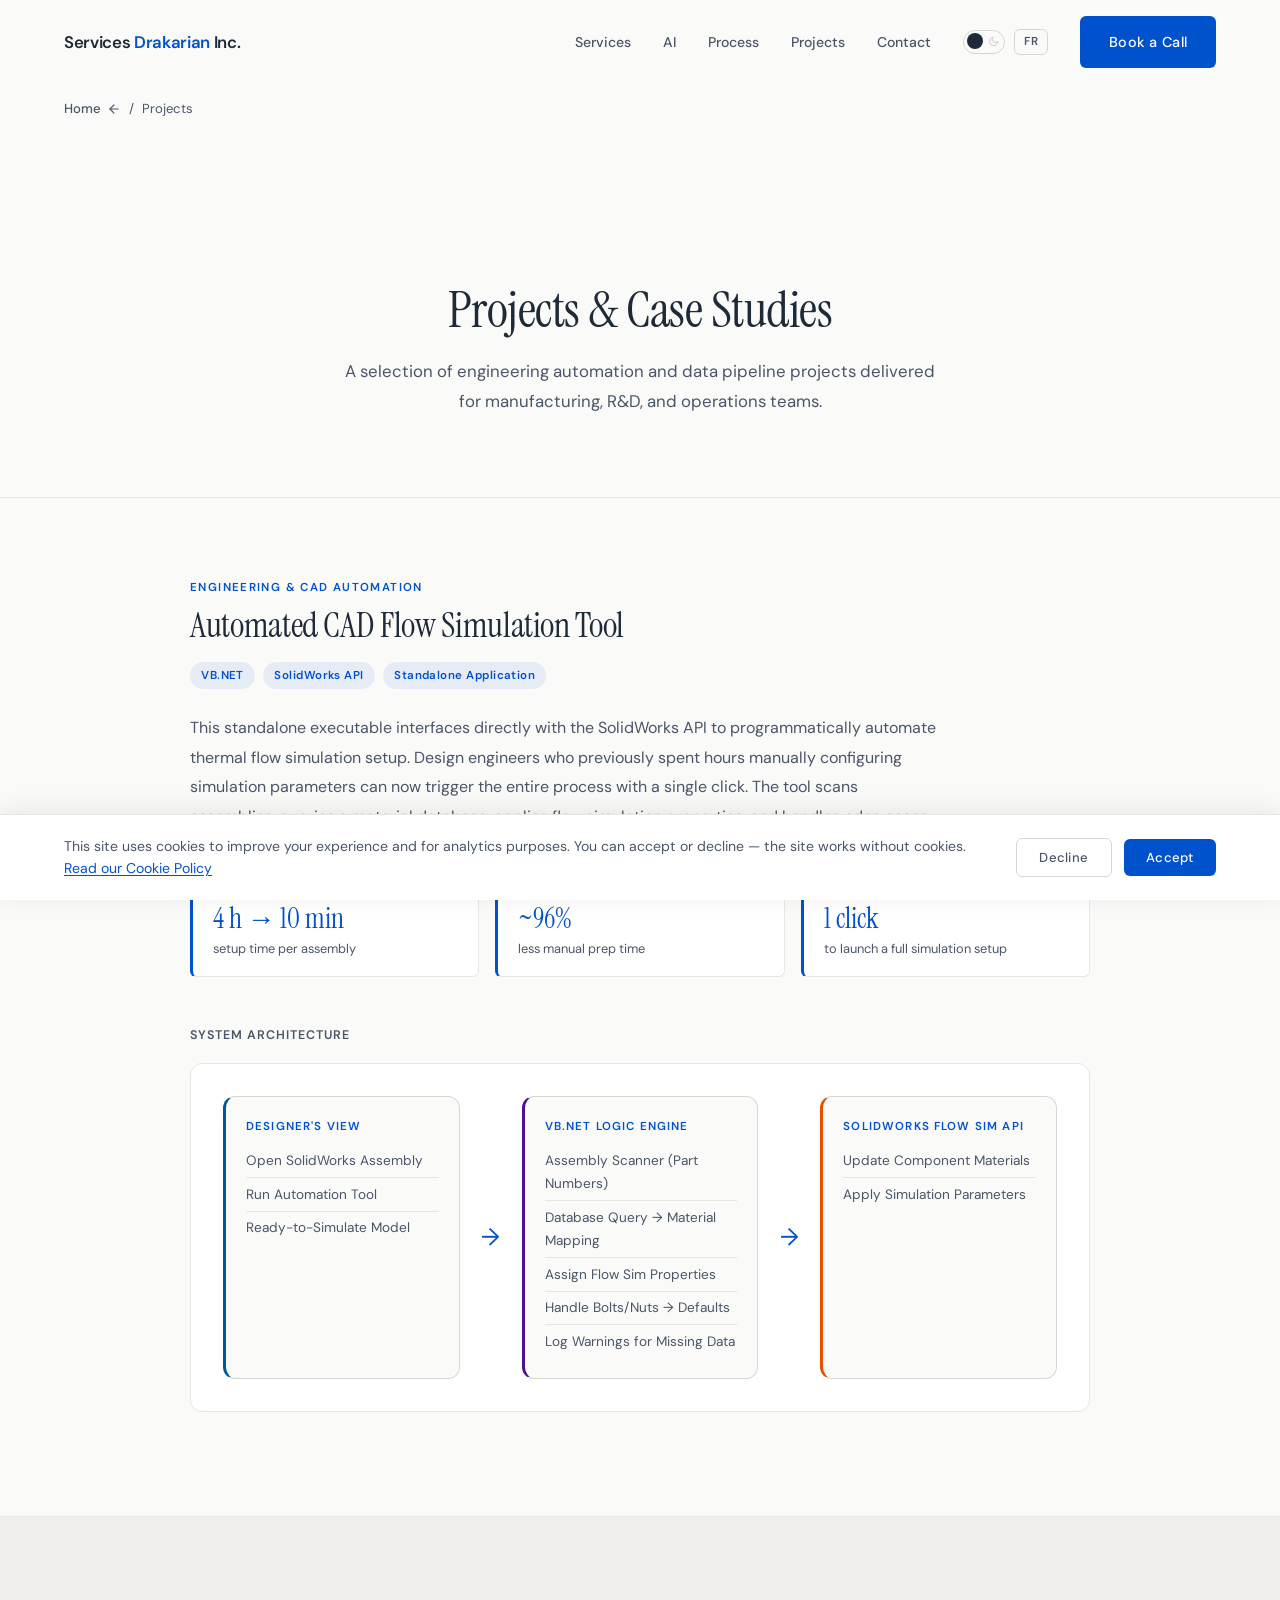
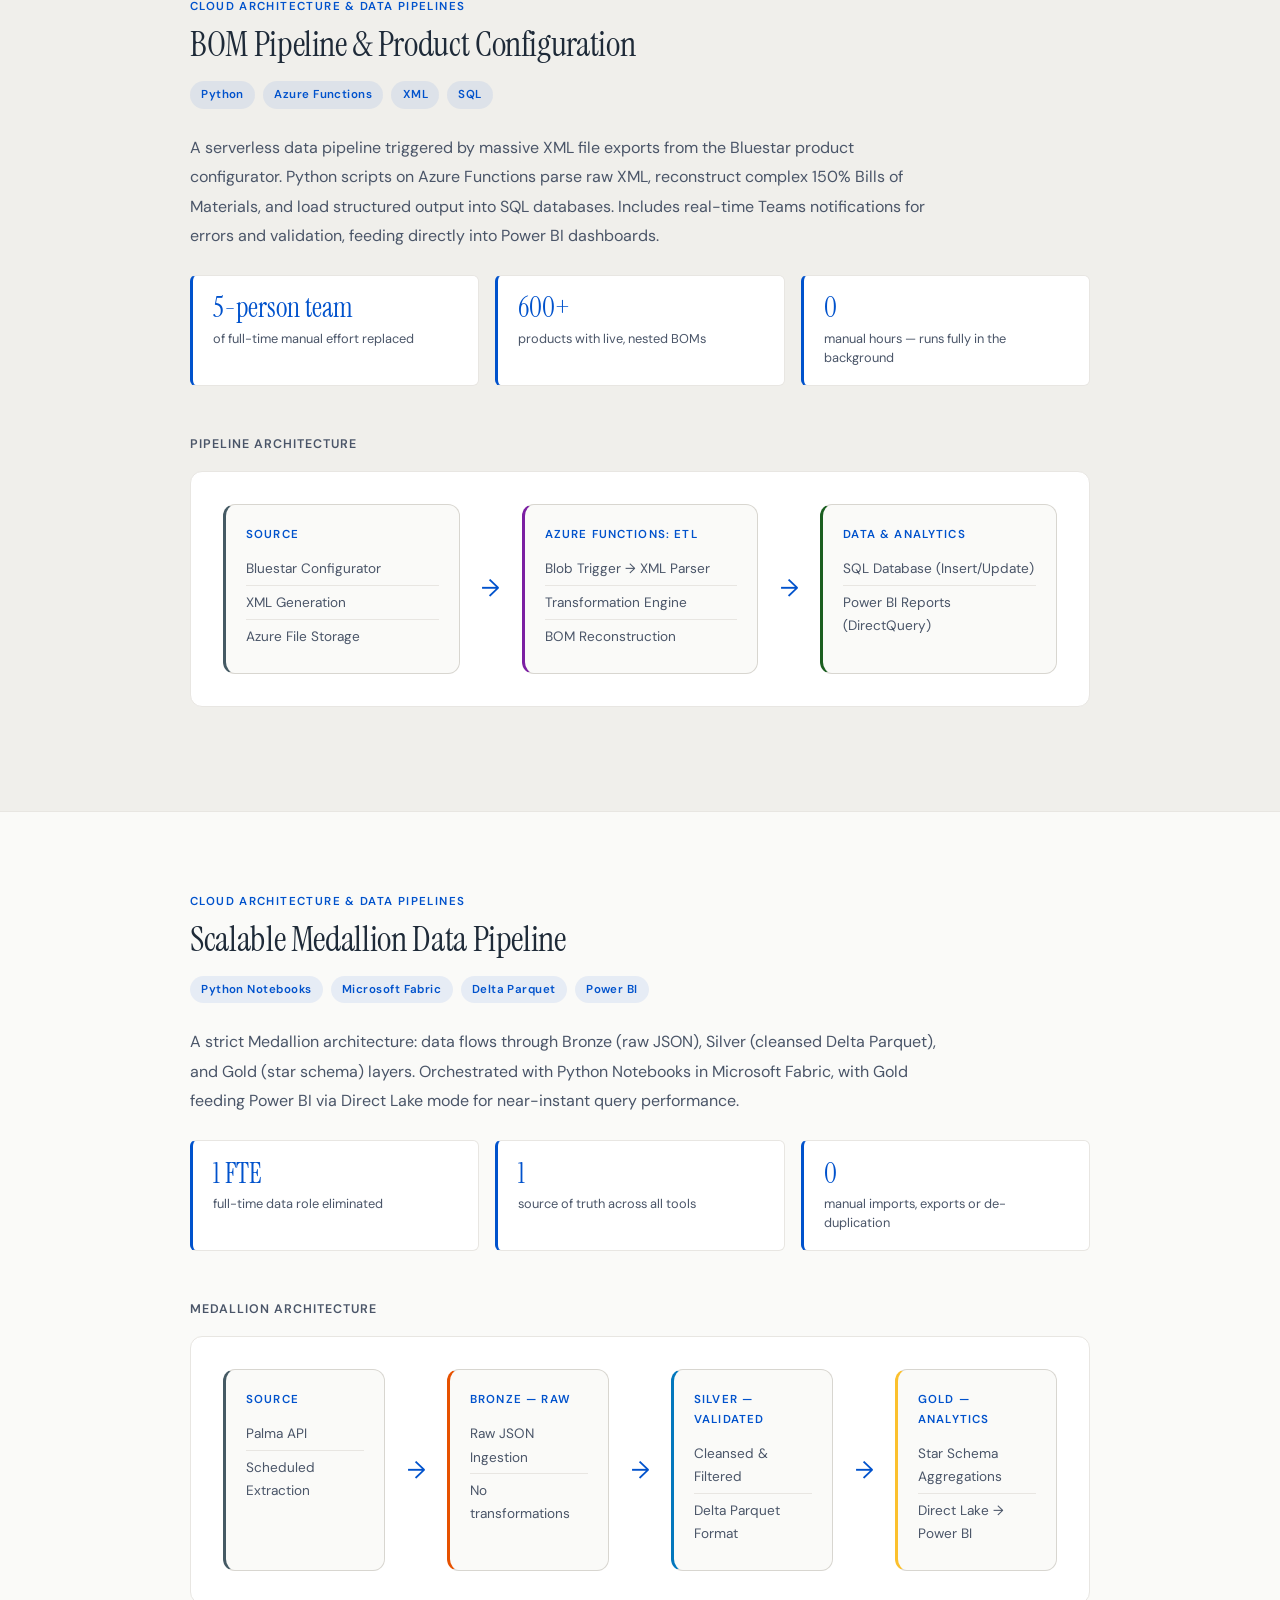
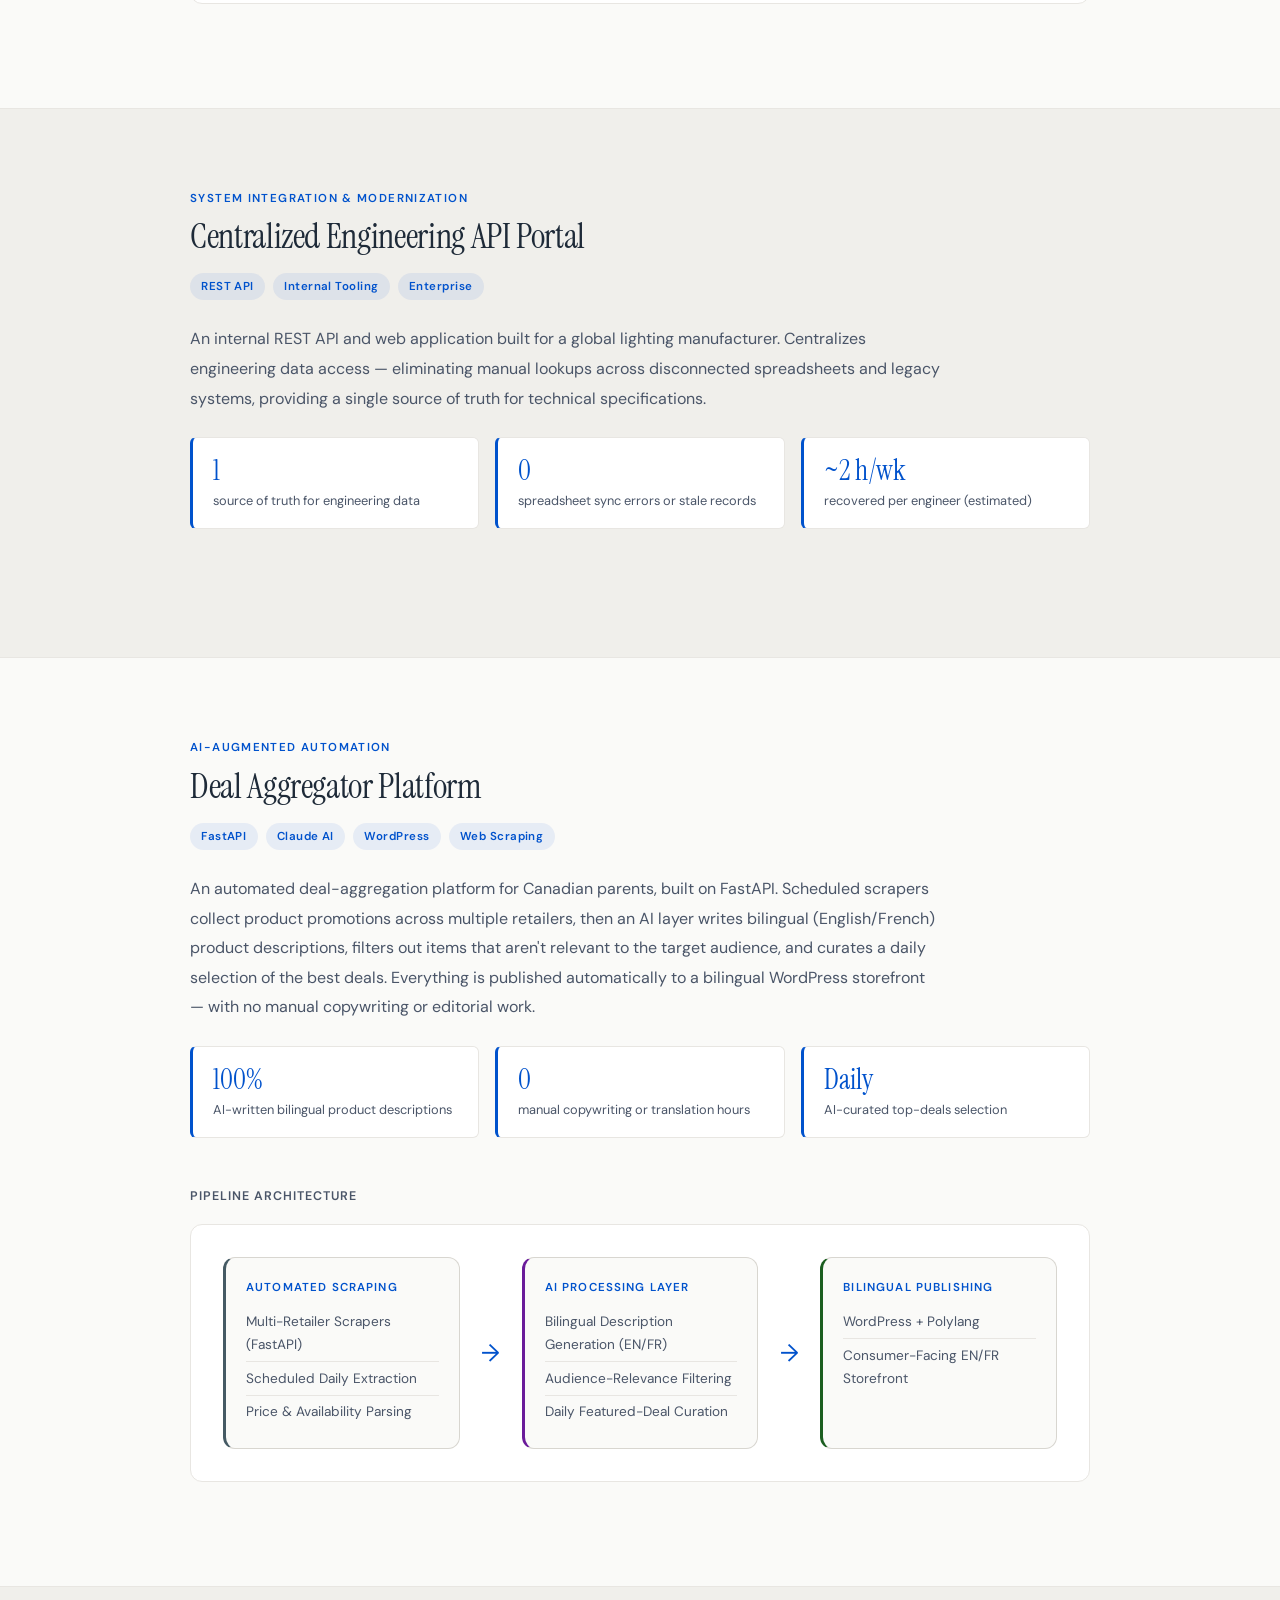
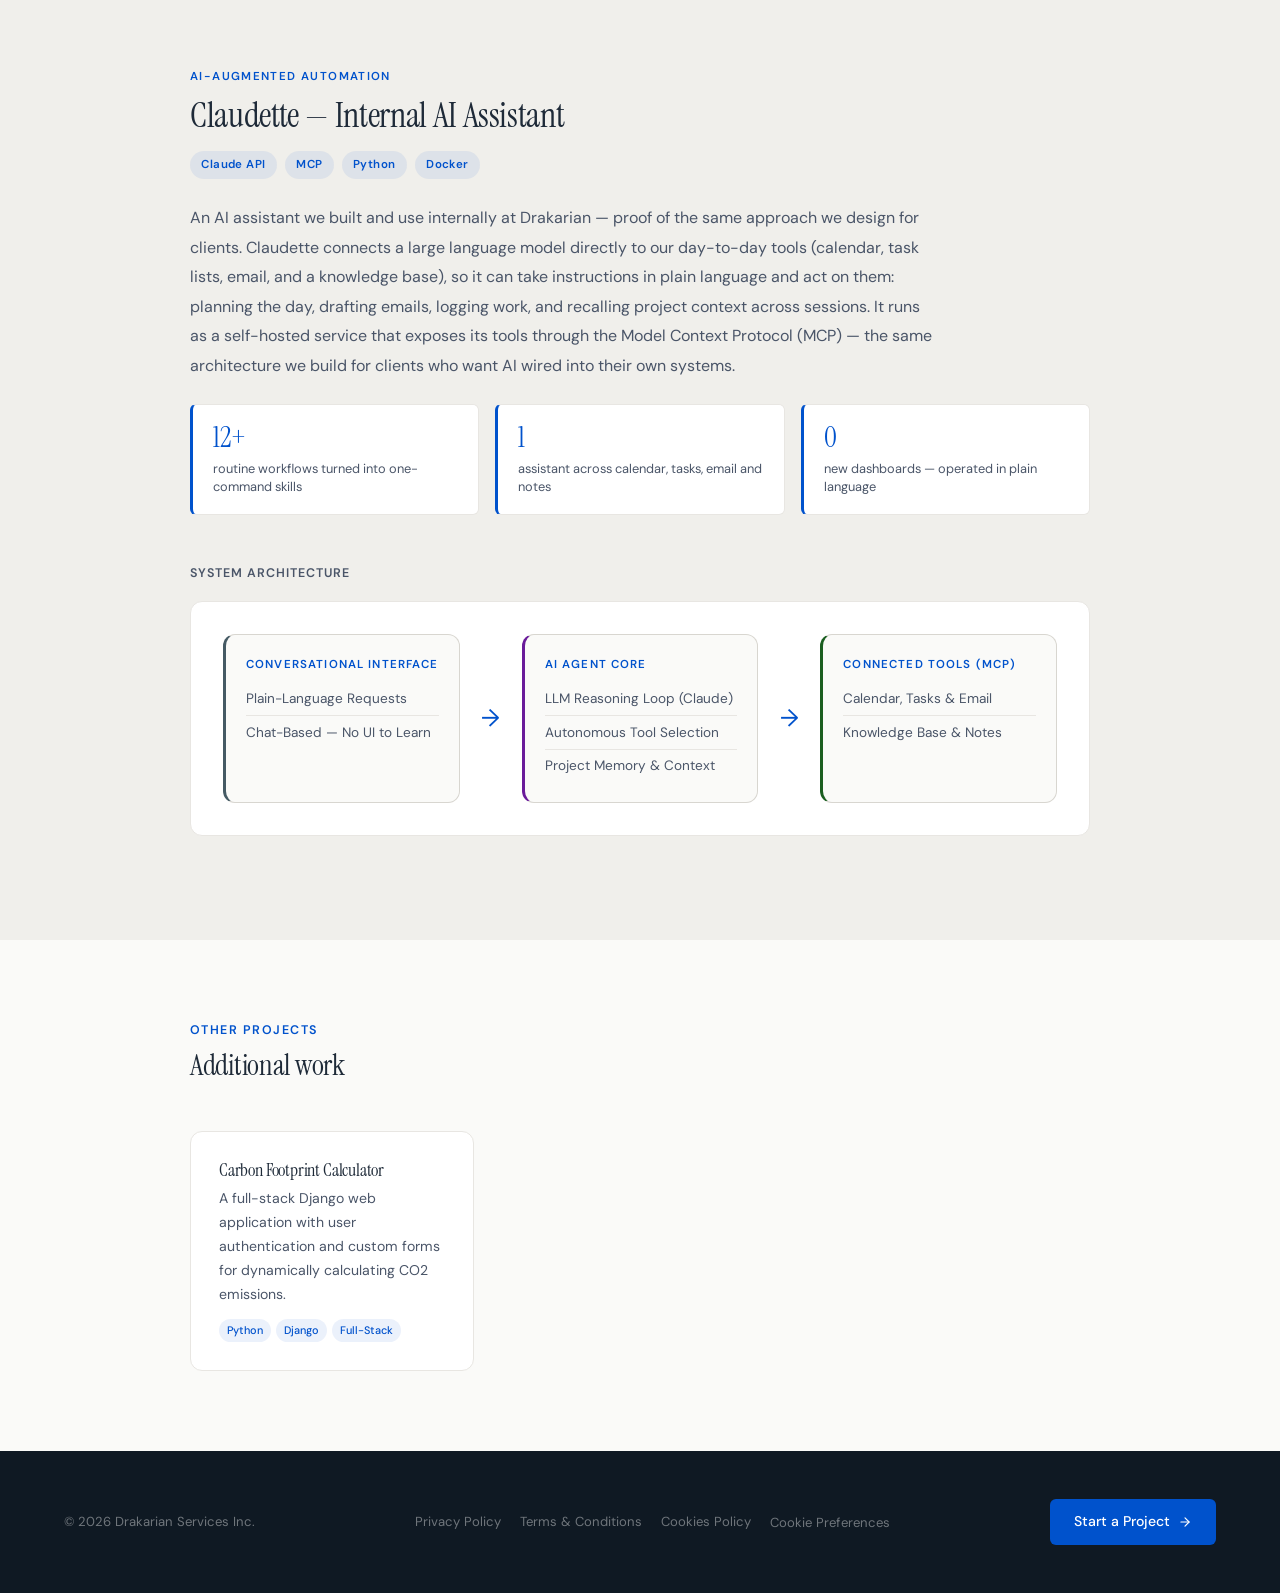
<file: projects.html>
<!DOCTYPE html>
<html lang="en-CA">
<head>
  <meta charset="UTF-8">
  <meta name="viewport" content="width=device-width, initial-scale=1.0">
  <title>Projects — Drakarian Services Inc.</title>
  <meta name="description" content="Engineering automation projects by Drakarian Services Inc. — CAD automation, serverless data pipelines, system integration, and cloud architecture case studies.">
  <meta name="robots" content="index, follow">
  <link rel="canonical" href="https://drakarian.tech/projects.html">
  <link rel="preconnect" href="https://fonts.googleapis.com">
  <link rel="preconnect" href="https://fonts.gstatic.com" crossorigin>
  <link href="https://fonts.googleapis.com/css2?family=DM+Sans:ital,opsz,wght@0,9..40,300;0,9..40,400;0,9..40,500;0,9..40,600;1,9..40,400&family=Instrument+Serif:ital@0;1&display=swap" rel="stylesheet">
  <script>
    (function(){
      var t = localStorage.getItem('drak-theme');
      if (!t) t = window.matchMedia('(prefers-color-scheme:dark)').matches ? 'dark' : 'light';
      document.documentElement.setAttribute('data-theme', t);
    })();
  </script>
  <link rel="icon" type="image/png" href="./assets/favicon-96x96.png" sizes="96x96">
  <link rel="icon" type="image/svg+xml" href="./assets/favicon.svg">
  <link rel="shortcut icon" href="./favicon.ico">
  <link rel="apple-touch-icon" sizes="180x180" href="./assets/apple-touch-icon.png">

  <!-- Cookie Consent (GDPR / Law 25) -->
  <link rel="stylesheet" href="./assets/cookie-consent.css">

  <style>
    :root {
      --color-bg: #FAFAF8; --color-bg-alt: #F0EFEB; --color-bg-dark: #0F1923; --color-bg-dark-alt: #162231;
      --color-text: #1E2A38; --color-text-secondary: #4A5568; --color-text-light: #CBD5E0; --color-text-on-dark: #E8ECF0;
      --color-accent: #0052CC; --color-accent-hover: #003D99; --color-accent-subtle: rgba(0,82,204,0.08);
      --color-border: #D8D6D0; --color-border-light: #E8E6E2; --color-card-bg: #FFFFFF;
      --color-nav-scrolled: rgba(250,250,248,0.92); --color-stat-bg: #FFFFFF;
      --font-heading: 'Instrument Serif', Georgia, serif; --font-body: 'DM Sans', -apple-system, sans-serif;
      --container: min(1200px, 90vw); --container-narrow: min(900px, 90vw);
      --space-xs: 0.5rem; --space-sm: 1rem; --space-md: 1.5rem; --space-lg: 3rem; --space-xl: 5rem; --space-2xl: 8rem;
      --radius: 6px; --radius-lg: 12px; --transition: 0.3s cubic-bezier(0.4,0,0.2,1);
    }
    [data-theme="dark"] {
      --color-bg: #0D1117; --color-bg-alt: #151B23; --color-bg-dark: #010409; --color-bg-dark-alt: #0D1117;
      --color-text: #E6EDF3; --color-text-secondary: #8B949E; --color-text-light: #8B949E; --color-text-on-dark: #E6EDF3;
      --color-accent: #4493F8; --color-accent-hover: #6DB1FF; --color-accent-subtle: rgba(68,147,248,0.1);
      --color-border: #30363D; --color-border-light: #21262D; --color-card-bg: #1C2330;
      --color-nav-scrolled: rgba(13,17,23,0.92); --color-stat-bg: #1C2330;
    }
    *, *::before, *::after { box-sizing: border-box; margin: 0; padding: 0; }
    html { scroll-behavior: smooth; scroll-padding-top: 80px; font-size: 16px; }
    body { font-family: var(--font-body); color: var(--color-text); background: var(--color-bg); line-height: 1.7; font-weight: 400; -webkit-font-smoothing: antialiased; overflow-x: hidden; transition: background 0.4s ease, color 0.4s ease; }
    a { color: inherit; text-decoration: none; }
    h1, h2, h3 { font-family: var(--font-heading); font-weight: 400; line-height: 1.15; letter-spacing: -0.01em; }
    p { color: var(--color-text-secondary); transition: color 0.4s ease; }

    /* Nav - same as index */
    .nav { position:fixed; top:0; left:0; right:0; z-index:1000; padding:1rem 0; transition:all var(--transition); background:transparent; }
    .nav.scrolled { background: var(--color-nav-scrolled); backdrop-filter:blur(20px); -webkit-backdrop-filter:blur(20px); border-bottom:1px solid var(--color-border-light); padding:0.7rem 0; }
    .nav__inner { width:var(--container); margin:0 auto; display:flex; align-items:center; justify-content:space-between; }
    .nav__logo { font-family:var(--font-body); font-size:1.05rem; font-weight:600; letter-spacing:-0.02em; color:var(--color-text); }
    .nav__logo span { color:var(--color-accent); }
    .nav__links { display:flex; align-items:center; gap:2rem; list-style:none; }
    .nav__links a:not(.btn) { font-size:0.88rem; font-weight:500; color:var(--color-text-secondary); transition:color var(--transition); }
    .nav__links a:not(.btn):hover { color:var(--color-text); }
    .btn { display:inline-flex; align-items:center; gap:0.5rem; padding:0.85rem 1.8rem; border-radius:var(--radius); font-family:var(--font-body); font-size:0.9rem; font-weight:500; letter-spacing:0.02em; cursor:pointer; border:none; transition:all var(--transition); white-space:nowrap; }
    .btn--primary { background:var(--color-accent); color:#fff; }
    .btn--primary:hover { background:var(--color-accent-hover); transform:translateY(-1px); box-shadow:0 4px 20px rgba(0,82,204,0.3); }
    [data-theme="dark"] .btn--primary:hover { box-shadow:0 4px 20px rgba(68,147,248,0.25); }
    .btn svg { width:16px; height:16px; }

    /* Toggles */
    .nav__toggles { display:flex; align-items:center; gap:0.6rem; }
    .theme-toggle {
      background:none; border:1.5px solid var(--color-border); border-radius:50px;
      cursor:pointer; width:42px; height:24px; position:relative; transition:all var(--transition); padding:0; flex-shrink:0;
    }
    .theme-toggle:hover { border-color:var(--color-accent); }
    .theme-toggle__thumb {
      width:16px; height:16px; border-radius:50%; background:var(--color-text);
      position:absolute; top:2.5px; left:3px; transition:all 0.4s cubic-bezier(0.68,-0.55,0.27,1.55);
    }
    [data-theme="dark"] .theme-toggle__thumb { left:21px; background:var(--color-accent); }
    .theme-toggle__icons { position:absolute; inset:0; display:flex; align-items:center; justify-content:space-between; padding:0 5px; pointer-events:none; }
    .theme-toggle__icons svg { width:11px; height:11px; opacity:0.5; }
    .theme-toggle__icons .icon-sun { stroke:#F59E0B; fill:none; }
    .theme-toggle__icons .icon-moon { stroke:#8B949E; fill:none; }
    .lang-toggle {
      background:none; border:1.5px solid var(--color-border); border-radius:var(--radius);
      cursor:pointer; padding:0.2rem 0.55rem; font-family:var(--font-body);
      font-size:0.72rem; font-weight:600; letter-spacing:0.06em; text-transform:uppercase;
      color:var(--color-text-secondary); transition:all var(--transition); line-height:1.5; flex-shrink:0;
    }
    .lang-toggle:hover { border-color:var(--color-accent); color:var(--color-accent); }

    .nav__right-group { display:flex; align-items:center; gap:0.6rem; }
    .nav__burger { display:none; background:none; border:none; cursor:pointer; padding:0.5rem; z-index:1001; }
    .nav__burger span { display:block; width:22px; height:1.5px; background:var(--color-text); margin:5px 0; transition:all var(--transition); }
    .nav__burger.active span:nth-child(1) { transform:rotate(45deg) translate(4px,4px); }
    .nav__burger.active span:nth-child(2) { opacity:0; }
    .nav__burger.active span:nth-child(3) { transform:rotate(-45deg) translate(5px,-5px); }
    .nav__mobile { display:none; position:fixed; inset:0; background:var(--color-bg); z-index:999; flex-direction:column; align-items:center; justify-content:center; gap:2rem; transition:background 0.4s ease; }
    .nav__mobile.active { display:flex; }
    .nav__mobile a { font-family:var(--font-heading); font-size:2rem; color:var(--color-text); }
    @media (max-width: 768px) { .nav__links { display:none; } .nav__burger { display:block; } }
    @media (min-width: 769px) { .nav__toggles--mobile { display:none !important; } }

    /* Breadcrumb */
    .breadcrumb { padding-top:calc(70px + 1.5rem); padding-bottom:0; width:var(--container); margin:0 auto; }
    .breadcrumb a { display:inline-flex; align-items:center; gap:0.35rem; font-size:0.82rem; font-weight:500; color:var(--color-text-secondary); transition:color var(--transition); }
    .breadcrumb a:hover { color:var(--color-accent); }
    .breadcrumb svg { width:14px; height:14px; }
    .breadcrumb span { font-size:0.82rem; color:var(--color-text-secondary); }

    /* Page header */
    .page-header { padding:calc(var(--space-2xl) + 2rem) 0 var(--space-xl); text-align:center; }
    .page-header h1 { font-size:clamp(2.2rem,4.5vw,3.2rem); margin-bottom:var(--space-sm); }
    .page-header p { font-size:1.05rem; max-width:600px; margin:0 auto; line-height:1.8; }

    /* Project sections */
    .project { padding:var(--space-xl) 0; border-top:1px solid var(--color-border-light);}
    .project:nth-child(odd) { background: var(--color-bg-alt); }
    .project__inner { width:var(--container-narrow); margin:0 auto; }
    .project__category { font-size:0.72rem; font-weight:600; letter-spacing:0.12em; text-transform:uppercase; color:var(--color-accent); margin-bottom:var(--space-xs); }
    .project h2 { font-size:clamp(1.6rem,3vw,2.2rem); margin-bottom:var(--space-sm); }
    .project__meta { display:flex; flex-wrap:wrap; gap:0.5rem; margin-bottom:var(--space-md); }
    .project__tag { font-size:0.72rem; font-weight:600; letter-spacing:0.04em; padding:0.25rem 0.7rem; background:var(--color-accent-subtle); color:var(--color-accent); border-radius:50px; }
    .project__desc { font-size:1rem; line-height:1.85; margin-bottom:var(--space-md); max-width:750px; }
    /* Project KPIs */
    .project__kpis { display:flex; flex-wrap:wrap; gap:1rem; margin-bottom:var(--space-lg); }
    .kpi { flex:1; min-width:165px; background:var(--color-card-bg); border:1px solid var(--color-border-light); border-left:3px solid var(--color-accent); border-radius:var(--radius); padding:1.1rem 1.25rem; }
    .kpi__num { font-family:var(--font-heading); font-size:clamp(1.5rem,2.2vw,1.9rem); line-height:1.1; color:var(--color-accent); margin-bottom:0.35rem; text-wrap:balance; }
    .kpi__label { font-size:0.8rem; color:var(--color-text-secondary); line-height:1.45; }
    .project__diagram { background:var(--color-card-bg); border:1px solid var(--color-border-light); border-radius:var(--radius-lg); padding:2rem; margin-bottom:var(--space-md); overflow-x:auto; }
    .project__diagram-label { font-size:0.78rem; font-weight:600; letter-spacing:0.08em; text-transform:uppercase; color:var(--color-text-secondary); margin-bottom:var(--space-sm); }

    /* Mermaid diagram styling */
    .project__diagram svg { max-width:100%; height:auto; }

    /* Diagram as styled HTML boxes */
    .arch-flow { display:flex; align-items:stretch; gap:1rem; flex-wrap:wrap; }
    .arch-block { flex:1; min-width:160px; background:var(--color-bg); border:1px solid var(--color-border); border-radius:var(--radius-lg); padding:1.25rem; }
    [data-theme="dark"] .arch-block { background:var(--color-bg); }
    .arch-block__title { font-size:0.72rem; font-weight:600; letter-spacing:0.1em; text-transform:uppercase; color:var(--color-accent); margin-bottom:0.5rem; }
    .arch-block__items { list-style:none; }
    .arch-block__items li { font-size:0.85rem; color:var(--color-text-secondary); padding:0.3rem 0; border-bottom:1px solid var(--color-border-light); }
    .arch-block__items li:last-child { border:none; }
    .arch-arrow { display:flex; align-items:center; justify-content:center; color:var(--color-accent); font-size:1.5rem; min-width:30px; flex-shrink:0; }
    @media (max-width: 600px) { .arch-flow { flex-direction:column; } .arch-arrow { transform:rotate(90deg); } }

    /* Other projects */
    .other-projects { padding:var(--space-xl) 0; }
    .other-projects__grid { width:var(--container-narrow); margin:0 auto; display:grid; grid-template-columns:repeat(auto-fill, minmax(280px, 1fr)); gap:1.5rem; }
    .other-card { background:var(--color-card-bg); border:1px solid var(--color-border-light); border-radius:var(--radius-lg); padding:1.75rem; }
    .other-card h3 { font-family:var(--font-heading); font-size:1.15rem; margin-bottom:0.4rem; }
    .other-card p { font-size:0.88rem; line-height:1.7; }
    .other-card__tags { display:flex; flex-wrap:wrap; gap:0.3rem; margin-top:0.75rem; }
    .other-card__tag { font-size:0.68rem; font-weight:500; padding:0.15rem 0.5rem; background:var(--color-accent-subtle); color:var(--color-accent); border-radius:50px; }

    /* Footer */
    .footer { padding:var(--space-lg) 0; background:var(--color-bg-dark); }
    .footer__inner { width:var(--container); margin:0 auto; display:flex; align-items:center; justify-content:space-between; }
    .footer__copy { font-size:0.82rem; color:rgba(255,255,255,0.4); }
    .footer__cta { display:inline-flex; align-items:center; gap:0.5rem; padding:0.7rem 1.5rem; background:var(--color-accent); color:#fff; border-radius:var(--radius); font-size:0.88rem; font-weight:500; transition:all var(--transition); }
    .footer__cta:hover { background:var(--color-accent-hover); transform:translateY(-1px); }
    .footer__cta svg { width:14px; height:14px; }
    .footer__links { display:flex; align-items:center; gap:1.2rem; }
    .footer__links a { font-size:0.82rem; color:rgba(255,255,255,0.4); transition:color var(--transition); }
    .footer__links a:hover { color:rgba(255,255,255,0.7); }
    @media (max-width: 640px) { .footer__inner { flex-direction:column; gap:1rem; text-align:center; } }
  </style>
</head>
<body>

  <!-- ===== Navigation (same as index) ===== -->
  <!-- Shared navigation injected by assets/site-nav.js (single source of truth) -->
  <div id="site-nav"></div>
  <script src="./assets/site-nav.js"></script>

  <!-- Breadcrumb -->
  <div class="breadcrumb">
    <a href="./" data-i18n="breadcrumb.home">
      <svg viewBox="0 0 24 24" fill="none" stroke="currentColor" stroke-width="2" stroke-linecap="round" stroke-linejoin="round"><path d="M19 12H5"/><path d="m12 19-7-7 7-7"/></svg>
      Home
    </a>
    <span>&nbsp;/&nbsp;</span>
    <span data-i18n="breadcrumb.projects">Projects</span>
  </div>

  <!-- Header -->
  <header class="page-header">
    <h1 data-i18n="page.h1">Projects &amp; Case Studies</h1>
    <p data-i18n="page.p">A selection of engineering automation and data pipeline projects delivered for manufacturing, R&amp;D, and operations&nbsp;teams.</p>
  </header>

  <!-- ===== Project 1: CAD Automation ===== -->
  <section class="project" id="cad-automation">
    <div class="project__inner">
      <div class="project__category" data-i18n="p1.cat">Engineering &amp; CAD Automation</div>
      <h2 data-i18n="p1.h2">Automated CAD Flow Simulation Tool</h2>
      <div class="project__meta">
        <span class="project__tag">VB.NET</span>
        <span class="project__tag">SolidWorks API</span>
        <span class="project__tag">Standalone Application</span>
      </div>
      <p class="project__desc" data-i18n="p1.desc">This standalone executable interfaces directly with the SolidWorks API to programmatically automate thermal flow simulation setup. Design engineers who previously spent hours manually configuring simulation parameters for each assembly can now trigger the entire process with a single click. The tool scans assemblies, queries a material database, applies the correct flow simulation properties to each component, and handles edge cases like fasteners and missing data — all automatically.</p>

      <div class="project__kpis">
        <div class="kpi"><div class="kpi__num" data-i18n="p1.kpi1.n">4 h → 10 min</div><div class="kpi__label" data-i18n="p1.kpi1.l">setup time per assembly</div></div>
        <div class="kpi"><div class="kpi__num" data-i18n="p1.kpi2.n">~96%</div><div class="kpi__label" data-i18n="p1.kpi2.l">less manual prep time</div></div>
        <div class="kpi"><div class="kpi__num" data-i18n="p1.kpi3.n">1 click</div><div class="kpi__label" data-i18n="p1.kpi3.l">to launch a full simulation setup</div></div>
      </div>

      <div class="project__diagram-label" data-i18n="p1.diagram">System Architecture</div>
      <div class="project__diagram">
        <div class="arch-flow">
          <div class="arch-block" style="border-left:3px solid #01579b;">
            <div class="arch-block__title" data-i18n="d1.b1.t">Designer's View</div>
            <ul class="arch-block__items">
              <li data-i18n="d1.b1.1">Open SolidWorks Assembly</li>
              <li data-i18n="d1.b1.2">Run Automation Tool</li>
              <li data-i18n="d1.b1.3">Ready-to-Simulate Model</li>
            </ul>
          </div>
          <div class="arch-arrow">→</div>
          <div class="arch-block" style="border-left:3px solid #4a148c;">
            <div class="arch-block__title" data-i18n="d1.b2.t">VB.NET Logic Engine</div>
            <ul class="arch-block__items">
              <li data-i18n="d1.b2.1">Assembly Scanner (Part Numbers)</li>
              <li data-i18n="d1.b2.2">Database Query → Material Mapping</li>
              <li data-i18n="d1.b2.3">Assign Flow Sim Properties</li>
              <li data-i18n="d1.b2.4">Handle Bolts/Nuts → Defaults</li>
              <li data-i18n="d1.b2.5">Log Warnings for Missing Data</li>
            </ul>
          </div>
          <div class="arch-arrow">→</div>
          <div class="arch-block" style="border-left:3px solid #e65100;">
            <div class="arch-block__title" data-i18n="d1.b3.t">SolidWorks Flow Sim API</div>
            <ul class="arch-block__items">
              <li data-i18n="d1.b3.1">Update Component Materials</li>
              <li data-i18n="d1.b3.2">Apply Simulation Parameters</li>
            </ul>
          </div>
        </div>
      </div>
    </div>
  </section>

  <!-- ===== Project 2: BOM Pipeline ===== -->
  <section class="project" id="bom-pipeline">
    <div class="project__inner">
      <div class="project__category" data-i18n="p2.cat">Cloud Architecture &amp; Data Pipelines</div>
      <h2 data-i18n="p2.h2">BOM Pipeline &amp; Product Configuration</h2>
      <div class="project__meta">
        <span class="project__tag">Python</span>
        <span class="project__tag">Azure Functions</span>
        <span class="project__tag">XML</span>
        <span class="project__tag">SQL</span>
      </div>
      <p class="project__desc" data-i18n="p2.desc">A serverless data pipeline triggered by massive XML file exports from the Bluestar product configurator. Python scripts running on Azure Functions parse the raw XML, fully reconstruct complex 150% Bills of Materials, and load the structured output into SQL databases for downstream reporting. The system includes real-time monitoring through Microsoft Teams notifications for errors, validation issues, and data integrity checks — and feeds directly into Power BI dashboards.</p>

      <div class="project__kpis">
        <div class="kpi"><div class="kpi__num" data-i18n="p2.kpi1.n">5-person team</div><div class="kpi__label" data-i18n="p2.kpi1.l">of full-time manual effort replaced</div></div>
        <div class="kpi"><div class="kpi__num" data-i18n="p2.kpi2.n">600+</div><div class="kpi__label" data-i18n="p2.kpi2.l">products with live, nested BOMs</div></div>
        <div class="kpi"><div class="kpi__num" data-i18n="p2.kpi3.n">0</div><div class="kpi__label" data-i18n="p2.kpi3.l">manual hours — runs fully in the background</div></div>
      </div>

      <div class="project__diagram-label" data-i18n="p2.diagram">Pipeline Architecture</div>
      <div class="project__diagram">
        <div class="arch-flow">
          <div class="arch-block" style="border-left:3px solid #455a64;">
            <div class="arch-block__title" data-i18n="d2.b1.t">Source</div>
            <ul class="arch-block__items">
              <li data-i18n="d2.b1.1">Bluestar Configurator</li>
              <li data-i18n="d2.b1.2">XML Generation</li>
              <li data-i18n="d2.b1.3">Azure File Storage</li>
            </ul>
          </div>
          <div class="arch-arrow">→</div>
          <div class="arch-block" style="border-left:3px solid #7b1fa2;">
            <div class="arch-block__title" data-i18n="d2.b2.t">Azure Functions: ETL</div>
            <ul class="arch-block__items">
              <li data-i18n="d2.b2.1">Blob Trigger → XML Parser</li>
              <li data-i18n="d2.b2.2">Transformation Engine</li>
              <li data-i18n="d2.b2.3">BOM Reconstruction</li>
            </ul>
          </div>
          <div class="arch-arrow">→</div>
          <div class="arch-block" style="border-left:3px solid #1b5e20;">
            <div class="arch-block__title" data-i18n="d2.b3.t">Data &amp; Analytics</div>
            <ul class="arch-block__items">
              <li data-i18n="d2.b3.1">SQL Database (Insert/Update)</li>
              <li data-i18n="d2.b3.2">Power BI Reports (DirectQuery)</li>
            </ul>
          </div>
        </div>
      </div>
    </div>
  </section>

  <!-- ===== Project 3: Medallion Pipeline ===== -->
  <section class="project" id="data-pipeline">
    <div class="project__inner">
      <div class="project__category" data-i18n="p3.cat">Cloud Architecture &amp; Data Pipelines</div>
      <h2 data-i18n="p3.h2">Scalable Medallion Data Pipeline</h2>
      <div class="project__meta">
        <span class="project__tag">Python Notebooks</span>
        <span class="project__tag">Microsoft Fabric</span>
        <span class="project__tag">Delta Parquet</span>
        <span class="project__tag">Power BI</span>
      </div>
      <p class="project__desc" data-i18n="p3.desc">A strict Medallion architecture implementation where data flows sequentially through Bronze (raw JSON ingestion), Silver (cleansed and validated Delta Parquet tables), and Gold (business-level star schema aggregations) layers. The entire pipeline is orchestrated using Python Notebooks within Microsoft Fabric, with the Gold layer feeding Power BI reports via Direct Lake mode for near-instant query performance.</p>

      <div class="project__kpis">
        <div class="kpi"><div class="kpi__num" data-i18n="p3.kpi1.n">1 FTE</div><div class="kpi__label" data-i18n="p3.kpi1.l">full-time data role eliminated</div></div>
        <div class="kpi"><div class="kpi__num" data-i18n="p3.kpi2.n">1</div><div class="kpi__label" data-i18n="p3.kpi2.l">source of truth across all tools</div></div>
        <div class="kpi"><div class="kpi__num" data-i18n="p3.kpi3.n">0</div><div class="kpi__label" data-i18n="p3.kpi3.l">manual imports, exports or de-duplication</div></div>
      </div>

      <div class="project__diagram-label" data-i18n="p3.diagram">Medallion Architecture</div>
      <div class="project__diagram">
        <div class="arch-flow">
          <div class="arch-block" style="border-left:3px solid #455a64;">
            <div class="arch-block__title" data-i18n="d3.b1.t">Source</div>
            <ul class="arch-block__items">
              <li data-i18n="d3.b1.1">Palma API</li>
              <li data-i18n="d3.b1.2">Scheduled Extraction</li>
            </ul>
          </div>
          <div class="arch-arrow">→</div>
          <div class="arch-block" style="border-left:3px solid #e65100;">
            <div class="arch-block__title" data-i18n="d3.b2.t">Bronze — Raw</div>
            <ul class="arch-block__items">
              <li data-i18n="d3.b2.1">Raw JSON Ingestion</li>
              <li data-i18n="d3.b2.2">No transformations</li>
            </ul>
          </div>
          <div class="arch-arrow">→</div>
          <div class="arch-block" style="border-left:3px solid #0277bd;">
            <div class="arch-block__title" data-i18n="d3.b3.t">Silver — Validated</div>
            <ul class="arch-block__items">
              <li data-i18n="d3.b3.1">Cleansed &amp; Filtered</li>
              <li data-i18n="d3.b3.2">Delta Parquet Format</li>
            </ul>
          </div>
          <div class="arch-arrow">→</div>
          <div class="arch-block" style="border-left:3px solid #fbc02d;">
            <div class="arch-block__title" data-i18n="d3.b4.t">Gold — Analytics</div>
            <ul class="arch-block__items">
              <li data-i18n="d3.b4.1">Star Schema Aggregations</li>
              <li data-i18n="d3.b4.2">Direct Lake → Power BI</li>
            </ul>
          </div>
        </div>
      </div>
    </div>
  </section>

  <!-- ===== Project 4: API Portal ===== -->
  <section class="project" id="api-portal">
    <div class="project__inner">
      <div class="project__category" data-i18n="p4.cat">System Integration &amp; Modernization</div>
      <h2 data-i18n="p4.h2">Centralized Engineering API Portal</h2>
      <div class="project__meta">
        <span class="project__tag">REST API</span>
        <span class="project__tag">Internal Tooling</span>
        <span class="project__tag">Enterprise</span>
      </div>
      <p class="project__desc" data-i18n="p4.desc">An internal web application and REST API built for a global lighting manufacturer. The system serves as a centralized hub for engineering data, providing programmatic access to retrieve, convert, and manage critical technical specifications and component data. It eliminates manual lookups across disconnected spreadsheets and legacy systems, giving engineering teams a single source of truth accessible from any internal tool or script.</p>

      <div class="project__kpis">
        <div class="kpi"><div class="kpi__num" data-i18n="p4.kpi1.n">1</div><div class="kpi__label" data-i18n="p4.kpi1.l">source of truth for engineering data</div></div>
        <div class="kpi"><div class="kpi__num" data-i18n="p4.kpi2.n">0</div><div class="kpi__label" data-i18n="p4.kpi2.l">spreadsheet sync errors or stale records</div></div>
        <div class="kpi"><div class="kpi__num" data-i18n="p4.kpi3.n">~2 h/wk</div><div class="kpi__label" data-i18n="p4.kpi3.l">recovered per engineer (estimated)</div></div>
      </div>
    </div>
  </section>

  <!-- ===== Project 5: Deal Aggregator (AI) ===== -->
  <section class="project" id="deal-aggregator">
    <div class="project__inner">
      <div class="project__category" data-i18n="p5.cat">AI-Augmented Automation</div>
      <h2 data-i18n="p5.h2">Deal Aggregator Platform</h2>
      <div class="project__meta">
        <span class="project__tag">FastAPI</span>
        <span class="project__tag">Claude AI</span>
        <span class="project__tag">WordPress</span>
        <span class="project__tag">Web Scraping</span>
      </div>
      <p class="project__desc" data-i18n="p5.desc">An automated deal-aggregation platform for Canadian parents, built on FastAPI. Scheduled scrapers collect product promotions across multiple retailers, then an AI layer writes bilingual (English/French) product descriptions, filters out items that aren't relevant to the target audience, and curates a daily selection of the best deals. Everything is published automatically to a bilingual WordPress storefront — with no manual copywriting or editorial work.</p>

      <div class="project__kpis">
        <div class="kpi"><div class="kpi__num" data-i18n="p5.kpi1.n">100%</div><div class="kpi__label" data-i18n="p5.kpi1.l">AI-written bilingual product descriptions</div></div>
        <div class="kpi"><div class="kpi__num" data-i18n="p5.kpi2.n">0</div><div class="kpi__label" data-i18n="p5.kpi2.l">manual copywriting or translation hours</div></div>
        <div class="kpi"><div class="kpi__num" data-i18n="p5.kpi3.n">Daily</div><div class="kpi__label" data-i18n="p5.kpi3.l">AI-curated top-deals selection</div></div>
      </div>

      <div class="project__diagram-label" data-i18n="p5.diagram">Pipeline Architecture</div>
      <div class="project__diagram">
        <div class="arch-flow">
          <div class="arch-block" style="border-left:3px solid #455a64;">
            <div class="arch-block__title" data-i18n="d5.b1.t">Automated Scraping</div>
            <ul class="arch-block__items">
              <li data-i18n="d5.b1.1">Multi-Retailer Scrapers (FastAPI)</li>
              <li data-i18n="d5.b1.2">Scheduled Daily Extraction</li>
              <li data-i18n="d5.b1.3">Price &amp; Availability Parsing</li>
            </ul>
          </div>
          <div class="arch-arrow">→</div>
          <div class="arch-block" style="border-left:3px solid #6a1b9a;">
            <div class="arch-block__title" data-i18n="d5.b2.t">AI Processing Layer</div>
            <ul class="arch-block__items">
              <li data-i18n="d5.b2.1">Bilingual Description Generation (EN/FR)</li>
              <li data-i18n="d5.b2.2">Audience-Relevance Filtering</li>
              <li data-i18n="d5.b2.3">Daily Featured-Deal Curation</li>
            </ul>
          </div>
          <div class="arch-arrow">→</div>
          <div class="arch-block" style="border-left:3px solid #1b5e20;">
            <div class="arch-block__title" data-i18n="d5.b3.t">Bilingual Publishing</div>
            <ul class="arch-block__items">
              <li data-i18n="d5.b3.1">WordPress + Polylang</li>
              <li data-i18n="d5.b3.2">Consumer-Facing EN/FR Storefront</li>
            </ul>
          </div>
        </div>
      </div>
    </div>
  </section>

  <!-- ===== Project 6: Claudette (AI assistant) ===== -->
  <section class="project" id="claudette">
    <div class="project__inner">
      <div class="project__category" data-i18n="p6.cat">AI-Augmented Automation</div>
      <h2 data-i18n="p6.h2">Claudette — Internal AI Assistant</h2>
      <div class="project__meta">
        <span class="project__tag">Claude API</span>
        <span class="project__tag">MCP</span>
        <span class="project__tag">Python</span>
        <span class="project__tag">Docker</span>
      </div>
      <p class="project__desc" data-i18n="p6.desc">An AI assistant we built and use internally at Drakarian — proof of the same approach we design for clients. Claudette connects a large language model directly to our day-to-day tools (calendar, task lists, email, and a knowledge base), so it can take instructions in plain language and act on them: planning the day, drafting emails, logging work, and recalling project context across sessions. It runs as a self-hosted service that exposes its tools through the Model Context Protocol (MCP) — the same architecture we build for clients who want AI wired into their own systems.</p>

      <div class="project__kpis">
        <div class="kpi"><div class="kpi__num" data-i18n="p6.kpi1.n">12+</div><div class="kpi__label" data-i18n="p6.kpi1.l">routine workflows turned into one-command skills</div></div>
        <div class="kpi"><div class="kpi__num" data-i18n="p6.kpi2.n">1</div><div class="kpi__label" data-i18n="p6.kpi2.l">assistant across calendar, tasks, email and notes</div></div>
        <div class="kpi"><div class="kpi__num" data-i18n="p6.kpi3.n">0</div><div class="kpi__label" data-i18n="p6.kpi3.l">new dashboards — operated in plain language</div></div>
      </div>

      <div class="project__diagram-label" data-i18n="p6.diagram">System Architecture</div>
      <div class="project__diagram">
        <div class="arch-flow">
          <div class="arch-block" style="border-left:3px solid #455a64;">
            <div class="arch-block__title" data-i18n="d6.b1.t">Conversational Interface</div>
            <ul class="arch-block__items">
              <li data-i18n="d6.b1.1">Plain-Language Requests</li>
              <li data-i18n="d6.b1.2">Chat-Based — No UI to Learn</li>
            </ul>
          </div>
          <div class="arch-arrow">→</div>
          <div class="arch-block" style="border-left:3px solid #6a1b9a;">
            <div class="arch-block__title" data-i18n="d6.b2.t">AI Agent Core</div>
            <ul class="arch-block__items">
              <li data-i18n="d6.b2.1">LLM Reasoning Loop (Claude)</li>
              <li data-i18n="d6.b2.2">Autonomous Tool Selection</li>
              <li data-i18n="d6.b2.3">Project Memory &amp; Context</li>
            </ul>
          </div>
          <div class="arch-arrow">→</div>
          <div class="arch-block" style="border-left:3px solid #1b5e20;">
            <div class="arch-block__title" data-i18n="d6.b3.t">Connected Tools (MCP)</div>
            <ul class="arch-block__items">
              <li data-i18n="d6.b3.1">Calendar, Tasks &amp; Email</li>
              <li data-i18n="d6.b3.2">Knowledge Base &amp; Notes</li>
            </ul>
          </div>
        </div>
      </div>
    </div>
  </section>

  <!-- ===== Other Projects ===== -->
  <section class="other-projects">
    <div style="width:var(--container-narrow);margin:0 auto;">
      <div style="font-size:0.78rem;font-weight:600;letter-spacing:0.12em;text-transform:uppercase;color:var(--color-accent);margin-bottom:var(--space-xs);" data-i18n="other.label">Other Projects</div>
      <h2 style="font-family:var(--font-heading);font-size:1.8rem;margin-bottom:var(--space-lg);" data-i18n="other.h2">Additional work</h2>
    </div>
    <div class="other-projects__grid">
      <div class="other-card">
        <h3 data-i18n="o1.h3">Carbon Footprint Calculator</h3>
        <p data-i18n="o1.p">A full-stack Django web application with user authentication and custom forms for dynamically calculating CO2 emissions based on user-input data.</p>
        <div class="other-card__tags">
          <span class="other-card__tag">Python</span><span class="other-card__tag">Django</span><span class="other-card__tag">Full-Stack</span>
        </div>
      </div>

    </div>
  </section>

  <!-- Footer -->
  <footer class="footer">
    <div class="footer__inner">
      <div class="footer__copy" data-i18n="footer.copy">&copy; 2026 Drakarian Services Inc.</div>
      <div class="footer__links">
        <a href="./privacy-policy.html" data-i18n="footer.privacy">Privacy Policy</a>
        <a href="./terms-and-conditions.html" data-i18n="footer.terms">Terms &amp; Conditions</a>
        <a href="./cookie-policy.html" data-i18n="footer.cookies">Cookies Policy</a>
        <!-- Cookie consent preferences reset link -->
        <button class="cc-prefs-link">Cookie Preferences</button>
      </div>
      <a href="./#contact" class="footer__cta" data-i18n="footer.cta">
        Start a Project
        <svg viewBox="0 0 24 24" fill="none" stroke="currentColor" stroke-width="2" stroke-linecap="round" stroke-linejoin="round"><path d="M5 12h14"/><path d="m12 5 7 7-7 7"/></svg>
      </a>
    </div>
  </footer>

  <script>
    const T = {
      en: {
        "back": "Back to Home",
        "page.h1": "Projects & Case Studies",
        "page.p": "A selection of engineering automation and data pipeline projects delivered for manufacturing, R&D, and operations\u00a0teams.",
        "p1.kpi1.n": "4 h \u2192 10 min", "p1.kpi1.l": "setup time per assembly",
        "p1.kpi2.n": "~96%", "p1.kpi2.l": "less manual prep time",
        "p1.kpi3.n": "1 click", "p1.kpi3.l": "to launch a full simulation setup",
        "p2.kpi1.n": "5-person team", "p2.kpi1.l": "of full-time manual effort replaced",
        "p2.kpi2.n": "600+", "p2.kpi2.l": "products with live, nested BOMs",
        "p2.kpi3.n": "0", "p2.kpi3.l": "manual hours \u2014 runs fully in the background",
        "p3.kpi1.n": "1 FTE", "p3.kpi1.l": "full-time data role eliminated",
        "p3.kpi2.n": "1", "p3.kpi2.l": "source of truth across all tools",
        "p3.kpi3.n": "0", "p3.kpi3.l": "manual imports, exports or de-duplication",
        "p4.kpi1.n": "1", "p4.kpi1.l": "source of truth for engineering data",
        "p4.kpi2.n": "0", "p4.kpi2.l": "spreadsheet sync errors or stale records",
        "p4.kpi3.n": "~2 h/wk", "p4.kpi3.l": "recovered per engineer (estimated)",
        "p1.cat": "Engineering & CAD Automation", "p1.h2": "Automated CAD Flow Simulation Tool",
        "p1.desc": "This standalone executable interfaces directly with the SolidWorks API to programmatically automate thermal flow simulation setup. Design engineers who previously spent hours manually configuring simulation parameters can now trigger the entire process with a single click. The tool scans assemblies, queries a material database, applies flow simulation properties, and handles edge cases like fasteners and missing data \u2014 all automatically.",
        "p1.diagram": "System Architecture",
        "p2.cat": "Cloud Architecture & Data Pipelines", "p2.h2": "BOM Pipeline & Product Configuration",
        "p2.desc": "A serverless data pipeline triggered by massive XML file exports from the Bluestar product configurator. Python scripts on Azure Functions parse raw XML, reconstruct complex 150% Bills of Materials, and load structured output into SQL databases. Includes real-time Teams notifications for errors and validation, feeding directly into Power BI dashboards.",
        "p2.diagram": "Pipeline Architecture",
        "p3.cat": "Cloud Architecture & Data Pipelines", "p3.h2": "Scalable Medallion Data Pipeline",
        "p3.desc": "A strict Medallion architecture: data flows through Bronze (raw JSON), Silver (cleansed Delta Parquet), and Gold (star schema) layers. Orchestrated with Python Notebooks in Microsoft Fabric, with Gold feeding Power BI via Direct Lake mode for near-instant query performance.",
        "p3.diagram": "Medallion Architecture",
        "p4.cat": "System Integration & Modernization", "p4.h2": "Centralized Engineering API Portal",
        "p4.desc": "An internal REST API and web application built for a global lighting manufacturer. Centralizes engineering data access \u2014 eliminating manual lookups across disconnected spreadsheets and legacy systems, providing a single source of truth for technical specifications.",
        "other.label": "Other Projects", "other.h2": "Additional work",
        "o1.h3": "Carbon Footprint Calculator", "o1.p": "A full-stack Django web application with user authentication and custom forms for dynamically calculating CO2 emissions.",
        "o3.h3": "Curated Travel Application", "o3.p": "A mobile app delivering curated \u201cPlaylists of Moments\u201d with a FastAPI backend and cross-platform mobile client.",
        "footer.copy": "\u00a9 2026 Drakarian Services Inc.", "footer.cta": "Start a Project",
        "footer.privacy": "Privacy Policy", "footer.terms": "Terms & Conditions", "footer.cookies": "Cookies Policy",
        "nav.services": "Services", "nav.ai": "AI", "nav.projects": "Projects", "nav.process": "Process", "nav.contact": "Contact", "nav.cta": "Book a Call",
        "breadcrumb.home": "Home", "breadcrumb.projects": "Projects",
        "d1.b1.t": "Designer's View", "d1.b1.1": "Open SolidWorks Assembly", "d1.b1.2": "Run Automation Tool", "d1.b1.3": "Ready-to-Simulate Model",
        "d1.b2.t": "VB.NET Logic Engine", "d1.b2.1": "Assembly Scanner (Part Numbers)", "d1.b2.2": "Database Query \u2192 Material Mapping", "d1.b2.3": "Assign Flow Sim Properties", "d1.b2.4": "Handle Bolts/Nuts \u2192 Defaults", "d1.b2.5": "Log Warnings for Missing Data",
        "d1.b3.t": "SolidWorks Flow Sim API", "d1.b3.1": "Update Component Materials", "d1.b3.2": "Apply Simulation Parameters",
        "d2.b1.t": "Source", "d2.b1.1": "Bluestar Configurator", "d2.b1.2": "XML Generation", "d2.b1.3": "Azure File Storage",
        "d2.b2.t": "Azure Functions: ETL", "d2.b2.1": "Blob Trigger \u2192 XML Parser", "d2.b2.2": "Transformation Engine", "d2.b2.3": "BOM Reconstruction",
        "d2.b3.t": "Data & Analytics", "d2.b3.1": "SQL Database (Insert/Update)", "d2.b3.2": "Power BI Reports (DirectQuery)",
        "d3.b1.t": "Source", "d3.b1.1": "Palma API", "d3.b1.2": "Scheduled Extraction",
        "d3.b2.t": "Bronze \u2014 Raw", "d3.b2.1": "Raw JSON Ingestion", "d3.b2.2": "No transformations",
        "d3.b3.t": "Silver \u2014 Validated", "d3.b3.1": "Cleansed & Filtered", "d3.b3.2": "Delta Parquet Format",
        "d3.b4.t": "Gold \u2014 Analytics", "d3.b4.1": "Star Schema Aggregations", "d3.b4.2": "Direct Lake \u2192 Power BI",
        "p5.cat": "AI-Augmented Automation", "p5.h2": "Deal Aggregator Platform",
        "p5.desc": "An automated deal-aggregation platform for Canadian parents, built on FastAPI. Scheduled scrapers collect product promotions across multiple retailers, then an AI layer writes bilingual (English/French) product descriptions, filters out items that aren't relevant to the target audience, and curates a daily selection of the best deals. Everything is published automatically to a bilingual WordPress storefront \u2014 with no manual copywriting or editorial work.",
        "p5.diagram": "Pipeline Architecture",
        "p5.kpi1.n": "100%", "p5.kpi1.l": "AI-written bilingual product descriptions",
        "p5.kpi2.n": "0", "p5.kpi2.l": "manual copywriting or translation hours",
        "p5.kpi3.n": "Daily", "p5.kpi3.l": "AI-curated top-deals selection",
        "d5.b1.t": "Automated Scraping", "d5.b1.1": "Multi-Retailer Scrapers (FastAPI)", "d5.b1.2": "Scheduled Daily Extraction", "d5.b1.3": "Price & Availability Parsing",
        "d5.b2.t": "AI Processing Layer", "d5.b2.1": "Bilingual Description Generation (EN/FR)", "d5.b2.2": "Audience-Relevance Filtering", "d5.b2.3": "Daily Featured-Deal Curation",
        "d5.b3.t": "Bilingual Publishing", "d5.b3.1": "WordPress + Polylang", "d5.b3.2": "Consumer-Facing EN/FR Storefront",
        "p6.cat": "AI-Augmented Automation", "p6.h2": "Claudette — Internal AI Assistant",
        "p6.desc": "An AI assistant we built and use internally at Drakarian — proof of the same approach we design for clients. Claudette connects a large language model directly to our day-to-day tools (calendar, task lists, email, and a knowledge base), so it can take instructions in plain language and act on them: planning the day, drafting emails, logging work, and recalling project context across sessions. It runs as a self-hosted service that exposes its tools through the Model Context Protocol (MCP) — the same architecture we build for clients who want AI wired into their own systems.",
        "p6.diagram": "System Architecture",
        "p6.kpi1.n": "12+", "p6.kpi1.l": "routine workflows turned into one-command skills",
        "p6.kpi2.n": "1", "p6.kpi2.l": "assistant across calendar, tasks, email and notes",
        "p6.kpi3.n": "0", "p6.kpi3.l": "new dashboards — operated in plain language",
        "d6.b1.t": "Conversational Interface", "d6.b1.1": "Plain-Language Requests", "d6.b1.2": "Chat-Based — No UI to Learn",
        "d6.b2.t": "AI Agent Core", "d6.b2.1": "LLM Reasoning Loop (Claude)", "d6.b2.2": "Autonomous Tool Selection", "d6.b2.3": "Project Memory & Context",
        "d6.b3.t": "Connected Tools (MCP)", "d6.b3.1": "Calendar, Tasks & Email", "d6.b3.2": "Knowledge Base & Notes"
      },
      fr: {
        "back": "Retour \u00e0 l\u2019accueil",
        "page.h1": "Projets et \u00e9tudes de cas",
        "page.p": "Une s\u00e9lection de projets d\u2019automatisation et de pipelines de donn\u00e9es livr\u00e9s pour des \u00e9quipes de fabrication, R&D et\u00a0op\u00e9rations.",
        "p1.kpi1.n": "4 h \u2192 10 min", "p1.kpi1.l": "de configuration par assemblage",
        "p1.kpi2.n": "~96\u00a0%", "p1.kpi2.l": "de pr\u00e9paration manuelle en moins",
        "p1.kpi3.n": "1 clic", "p1.kpi3.l": "pour lancer une configuration compl\u00e8te",
        "p2.kpi1.n": "\u00c9quipe de 5", "p2.kpi1.l": "personnes \u00e0 temps plein remplac\u00e9es",
        "p2.kpi2.n": "600+", "p2.kpi2.l": "produits aux nomenclatures imbriqu\u00e9es \u00e0 jour",
        "p2.kpi3.n": "0", "p2.kpi3.l": "heure manuelle \u2014 tourne en arri\u00e8re-plan",
        "p3.kpi1.n": "1 ETP", "p3.kpi1.l": "poste \u00e0 temps plein \u00e9limin\u00e9",
        "p3.kpi2.n": "1", "p3.kpi2.l": "source de v\u00e9rit\u00e9 pour tous les outils",
        "p3.kpi3.n": "0", "p3.kpi3.l": "import, export ou d\u00e9doublonnage manuel",
        "p4.kpi1.n": "1", "p4.kpi1.l": "source de v\u00e9rit\u00e9 pour les donn\u00e9es d\u2019ing\u00e9nierie",
        "p4.kpi2.n": "0", "p4.kpi2.l": "erreur de synchronisation ou donn\u00e9e p\u00e9rim\u00e9e",
        "p4.kpi3.n": "~2 h/sem", "p4.kpi3.l": "r\u00e9cup\u00e9r\u00e9es par ing\u00e9nieur (estimation)",
        "p1.cat": "Automatisation ing\u00e9nierie et CAO", "p1.h2": "Outil d\u2019automatisation de simulation thermique CAO",
        "p1.desc": "Cet ex\u00e9cutable autonome interagit directement avec l\u2019API SolidWorks pour automatiser la configuration de simulations thermiques. Les ing\u00e9nieurs qui passaient des heures \u00e0 configurer manuellement les param\u00e8tres peuvent d\u00e9sormais lancer le processus en un seul clic. L\u2019outil scanne les assemblages, interroge une base de mat\u00e9riaux, applique les propri\u00e9t\u00e9s de simulation et g\u00e8re les cas particuliers \u2014 automatiquement.",
        "p1.diagram": "Architecture du syst\u00e8me",
        "p2.cat": "Architecture cloud et pipelines", "p2.h2": "Pipeline BOM et configuration produit",
        "p2.desc": "Un pipeline serverless d\u00e9clench\u00e9 par d\u2019\u00e9normes exports XML du configurateur Bluestar. Des scripts Python sur Azure Functions analysent le XML brut, reconstruisent des nomenclatures 150\u00a0% complexes et chargent les donn\u00e9es structur\u00e9es en bases SQL. Inclut des notifications Teams en temps r\u00e9el et alimente des tableaux de bord Power BI.",
        "p2.diagram": "Architecture du pipeline",
        "p3.cat": "Architecture cloud et pipelines", "p3.h2": "Pipeline de donn\u00e9es Medallion \u00e9volutif",
        "p3.desc": "Une architecture Medallion stricte\u00a0: les donn\u00e9es transitent par les couches Bronze (JSON brut), Silver (Delta Parquet valid\u00e9) et Gold (sch\u00e9ma en \u00e9toile). Orchestr\u00e9 avec des notebooks Python dans Microsoft Fabric, Gold alimentant Power BI en mode Direct Lake.",
        "p3.diagram": "Architecture Medallion",
        "p4.cat": "Int\u00e9gration et modernisation", "p4.h2": "Portail API d\u2019ing\u00e9nierie centralis\u00e9",
        "p4.desc": "Une API REST interne et application web con\u00e7ue pour un fabricant mondial d\u2019\u00e9clairage. Centralise l\u2019acc\u00e8s aux donn\u00e9es d\u2019ing\u00e9nierie \u2014 \u00e9liminant les recherches manuelles dans des tableurs d\u00e9connect\u00e9s et syst\u00e8mes h\u00e9rit\u00e9s.",
        "other.label": "Autres projets", "other.h2": "Travaux compl\u00e9mentaires",
        "o1.h3": "Calculateur d\u2019empreinte carbone", "o1.p": "Application web Django full-stack avec authentification et formulaires personnalis\u00e9s pour calculer dynamiquement les \u00e9missions de CO2.",
        "o3.h3": "Application voyage curated", "o3.p": "Application mobile proposant des \u00ab\u00a0Playlists de Moments\u00a0\u00bb avec un backend FastAPI et un client mobile multiplateforme.",
        "footer.copy": "\u00a9 2026 Services Drakarian Inc.", "footer.cta": "D\u00e9marrer un projet",
        "footer.privacy": "Politique de confidentialit\u00e9", "footer.terms": "Conditions d\u2019utilisation", "footer.cookies": "Politique de cookies",
        "nav.services": "Services", "nav.ai": "IA", "nav.projects": "Projets", "nav.process": "Processus", "nav.contact": "Contact", "nav.cta": "R\u00e9server un appel",
        "breadcrumb.home": "Accueil", "breadcrumb.projects": "Projets",
        "d1.b1.t": "Vue du concepteur", "d1.b1.1": "Ouvrir l\u2019assemblage SolidWorks", "d1.b1.2": "Lancer l\u2019outil d\u2019automatisation", "d1.b1.3": "Mod\u00e8le pr\u00eat \u00e0 simuler",
        "d1.b2.t": "Moteur logique VB.NET", "d1.b2.1": "Scan d\u2019assemblage (r\u00e9f\u00e9rences pi\u00e8ces)", "d1.b2.2": "Requ\u00eate base de donn\u00e9es \u2192 Mapping mat\u00e9riaux", "d1.b2.3": "Assignation propri\u00e9t\u00e9s Flow Sim", "d1.b2.4": "Boulons/\u00e9crous \u2192 Valeurs par d\u00e9faut", "d1.b2.5": "Journalisation des donn\u00e9es manquantes",
        "d1.b3.t": "API SolidWorks Flow Sim", "d1.b3.1": "Mise \u00e0 jour des mat\u00e9riaux", "d1.b3.2": "Application des param\u00e8tres de simulation",
        "d2.b1.t": "Source", "d2.b1.1": "Configurateur Bluestar", "d2.b1.2": "G\u00e9n\u00e9ration XML", "d2.b1.3": "Stockage fichiers Azure",
        "d2.b2.t": "Azure Functions : ETL", "d2.b2.1": "D\u00e9clencheur Blob \u2192 Analyseur XML", "d2.b2.2": "Moteur de transformation", "d2.b2.3": "Reconstruction de la nomenclature",
        "d2.b3.t": "Donn\u00e9es et analytique", "d2.b3.1": "Base SQL (Insert/Update)", "d2.b3.2": "Rapports Power BI (DirectQuery)",
        "d3.b1.t": "Source", "d3.b1.1": "API Palma", "d3.b1.2": "Extraction planifi\u00e9e",
        "d3.b2.t": "Bronze \u2014 Brut", "d3.b2.1": "Ingestion JSON brut", "d3.b2.2": "Aucune transformation",
        "d3.b3.t": "Silver \u2014 Valid\u00e9", "d3.b3.1": "Nettoy\u00e9 et filtr\u00e9", "d3.b3.2": "Format Delta Parquet",
        "d3.b4.t": "Gold \u2014 Analytique", "d3.b4.1": "Agr\u00e9gations en sch\u00e9ma \u00e9toile", "d3.b4.2": "Direct Lake \u2192 Power BI",
        "p5.cat": "Automatisation augment\u00e9e par l\u2019IA", "p5.h2": "Plateforme d\u2019agr\u00e9gation de promotions",
        "p5.desc": "Une plateforme d\u2019agr\u00e9gation de promotions pour les parents canadiens, b\u00e2tie sur FastAPI. Des scrapers planifi\u00e9s collectent les promotions de plusieurs d\u00e9taillants, puis une couche d\u2019IA r\u00e9dige des descriptions produits bilingues (anglais/fran\u00e7ais), \u00e9carte les articles non pertinents pour le public cible et s\u00e9lectionne chaque jour les meilleures offres. Le tout est publi\u00e9 automatiquement sur une vitrine WordPress bilingue \u2014 sans aucune r\u00e9daction ni travail \u00e9ditorial manuel.",
        "p5.diagram": "Architecture du pipeline",
        "p5.kpi1.n": "100 %", "p5.kpi1.l": "descriptions produits bilingues r\u00e9dig\u00e9es par IA",
        "p5.kpi2.n": "0", "p5.kpi2.l": "heure de r\u00e9daction ou de traduction manuelle",
        "p5.kpi3.n": "Quotidien", "p5.kpi3.l": "s\u00e9lection des meilleures offres cur\u00e9e par IA",
        "d5.b1.t": "Scraping automatis\u00e9", "d5.b1.1": "Scrapers multi-d\u00e9taillants (FastAPI)", "d5.b1.2": "Extraction quotidienne planifi\u00e9e", "d5.b1.3": "Analyse prix et disponibilit\u00e9",
        "d5.b2.t": "Couche de traitement IA", "d5.b2.1": "G\u00e9n\u00e9ration de descriptions bilingues (EN/FR)", "d5.b2.2": "Filtrage par pertinence d\u2019audience", "d5.b2.3": "Curation quotidienne des meilleures offres",
        "d5.b3.t": "Publication bilingue", "d5.b3.1": "WordPress + Polylang", "d5.b3.2": "Vitrine EN/FR grand public",
        "p6.cat": "Automatisation augmentée par l’IA", "p6.h2": "Claudette — Assistant IA interne",
        "p6.desc": "Un assistant IA que nous avons conçu et utilisons en interne chez Drakarian — la preuve concrète de l’approche que nous mettons en œuvre pour nos clients. Claudette connecte un grand modèle de langage directement à nos outils quotidiens (agenda, listes de tâches, courriel et base de connaissances) afin d’exécuter des consignes formulées en langage naturel : planifier la journée, rédiger des courriels, consigner le travail et retrouver le contexte d’un projet d’une session à l’autre. Il fonctionne comme un service auto-hébergé qui expose ses outils via le Model Context Protocol (MCP) — la même architecture que nous bâtissons pour les clients souhaitant intégrer l’IA à leurs propres systèmes.",
        "p6.diagram": "Architecture du système",
        "p6.kpi1.n": "12+", "p6.kpi1.l": "processus courants transformés en commandes uniques",
        "p6.kpi2.n": "1", "p6.kpi2.l": "assistant pour agenda, tâches, courriel et notes",
        "p6.kpi3.n": "0", "p6.kpi3.l": "nouveau tableau de bord — piloté en langage naturel",
        "d6.b1.t": "Interface conversationnelle", "d6.b1.1": "Requêtes en langage naturel", "d6.b1.2": "Par chat — aucune interface à apprendre",
        "d6.b2.t": "Cœur agent IA", "d6.b2.1": "Boucle de raisonnement LLM (Claude)", "d6.b2.2": "Sélection autonome des outils", "d6.b2.3": "Mémoire et contexte de projet",
        "d6.b3.t": "Outils connectés (MCP)", "d6.b3.1": "Agenda, tâches et courriel", "d6.b3.2": "Base de connaissances et notes"
      }
    };
    let currentLang = localStorage.getItem('drak-lang') || 'en';
    function setLanguage(lang) {
      currentLang = lang;
      localStorage.setItem('drak-lang', lang);
      document.documentElement.lang = lang === 'fr' ? 'fr-CA' : 'en-CA';
      document.querySelectorAll('[data-i18n]').forEach(el => {
        const val = T[lang][el.getAttribute('data-i18n')];
        if (!val) return;
        const svg = el.querySelector('svg');
        if (el.tagName === 'OPTION') { el.textContent = val; } else { el.innerHTML = val; if (svg) el.appendChild(svg); }
      });
      document.querySelectorAll('.lang-toggle').forEach(b => b.textContent = lang === 'en' ? 'FR' : 'EN');

      // Update legal page hrefs for the current language
      const legalHrefs = {
        "footer.privacy": { en: "./privacy-policy.html", fr: "./politique-confidentialite.html" },
        "footer.terms":   { en: "./terms-and-conditions.html", fr: "./conditions-utilisation.html" },
        "footer.cookies": { en: "./cookie-policy.html", fr: "./politique-cookies.html" }
      };
      Object.keys(legalHrefs).forEach(key => {
        const el = document.querySelector('[data-i18n="' + key + '"]');
        if (el) el.href = legalHrefs[key][lang];
      });

      // Update cookie consent link text on language switch
      if (typeof window.cookieConsentUpdateLang === 'function') window.cookieConsentUpdateLang();
    }
    function setTheme(theme) { document.documentElement.setAttribute('data-theme', theme); localStorage.setItem('drak-theme', theme); }
    document.addEventListener('DOMContentLoaded', () => {
      setLanguage(currentLang);
      document.querySelectorAll('.theme-toggle').forEach(btn => btn.addEventListener('click', () => setTheme(document.documentElement.getAttribute('data-theme') === 'dark' ? 'light' : 'dark')));
      document.querySelectorAll('.lang-toggle').forEach(btn => btn.addEventListener('click', () => setLanguage(currentLang === 'en' ? 'fr' : 'en')));

      // Sticky nav
      const nav = document.getElementById('nav');
      if (nav) window.addEventListener('scroll', () => nav.classList.toggle('scrolled', window.scrollY > 40));

      // Mobile burger
      const burger = document.getElementById('burger');
      const mobileMenu = document.getElementById('mobile-menu');
      if (burger && mobileMenu) {
        burger.addEventListener('click', () => {
          burger.classList.toggle('active');
          mobileMenu.classList.toggle('active');
          document.body.style.overflow = mobileMenu.classList.contains('active') ? 'hidden' : '';
        });
        document.querySelectorAll('.mobile-link').forEach(link => {
          link.addEventListener('click', () => {
            burger.classList.remove('active');
            mobileMenu.classList.remove('active');
            document.body.style.overflow = '';
          });
        });
      }
    });
  </script>

  <!-- Cookie Consent (GDPR / Law 25) -->
  <script src="./assets/cookie-consent.js"></script>
</body>
</html>
</file>
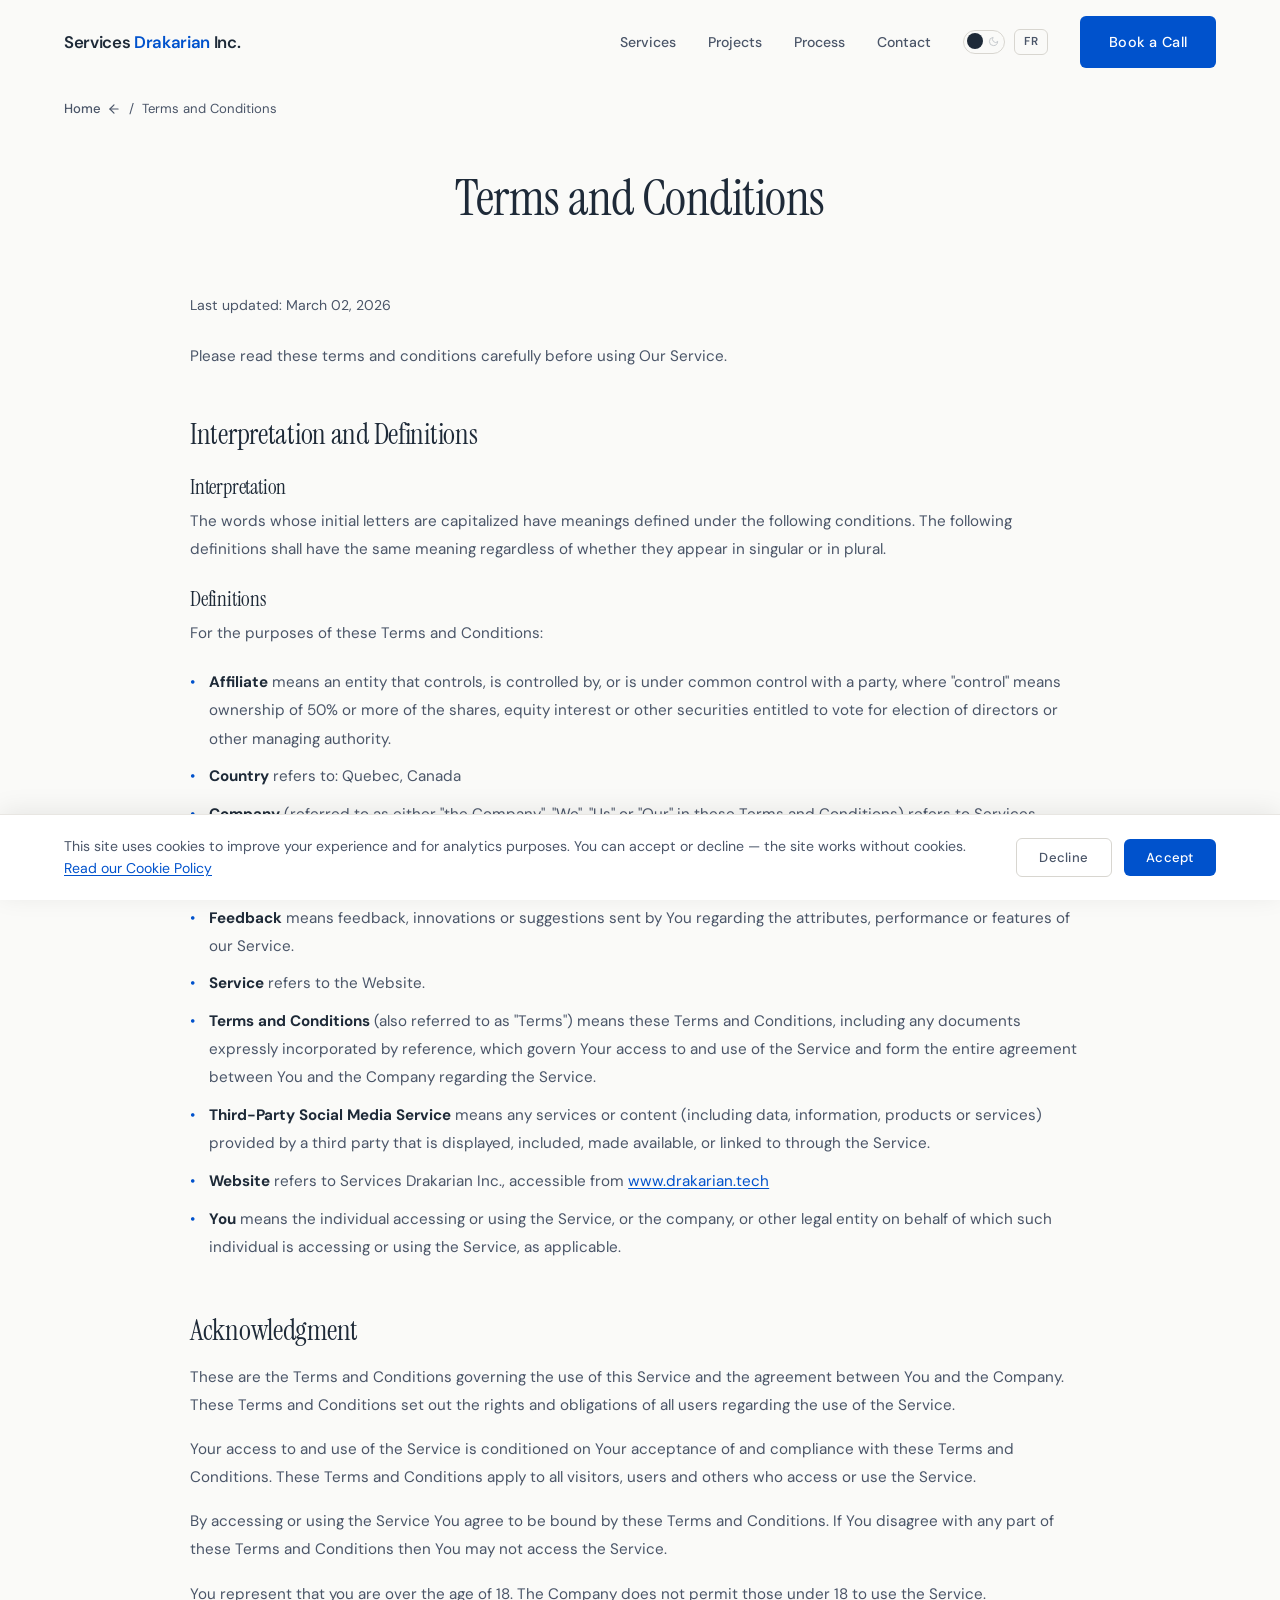
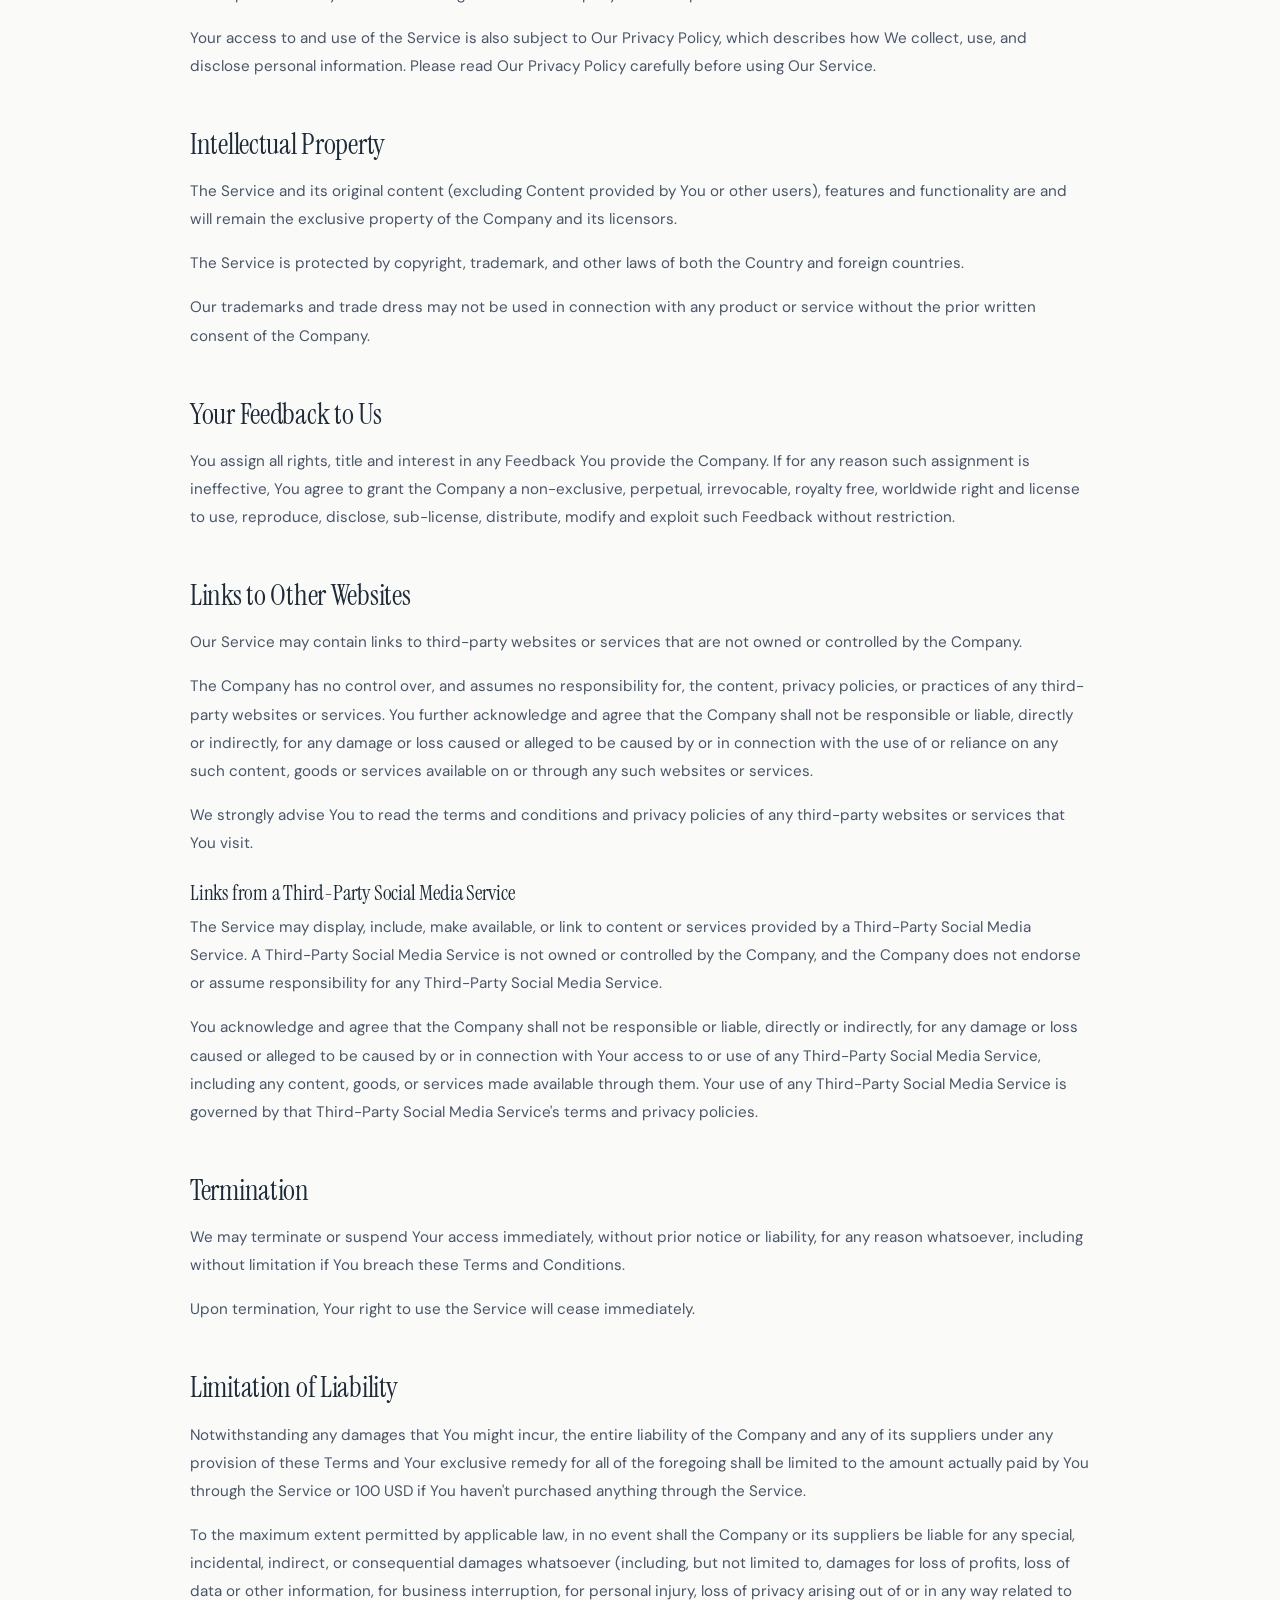
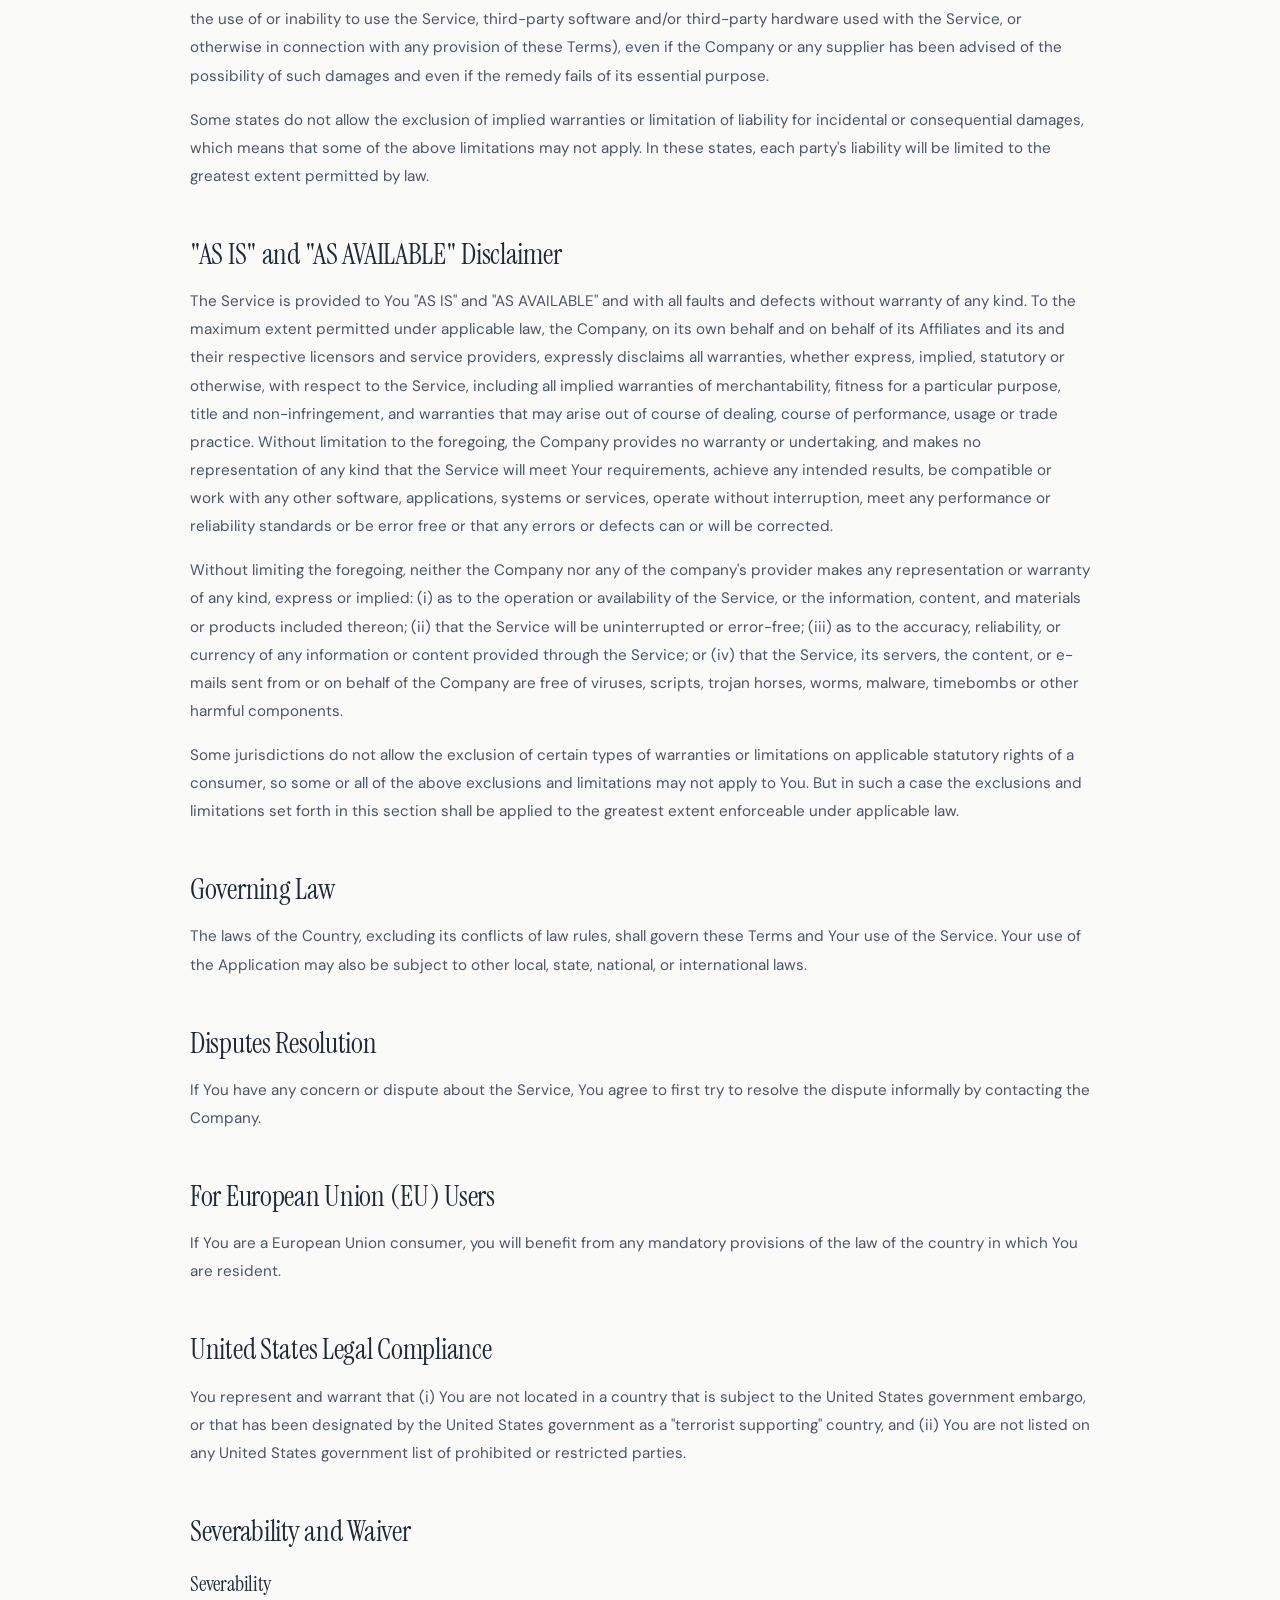
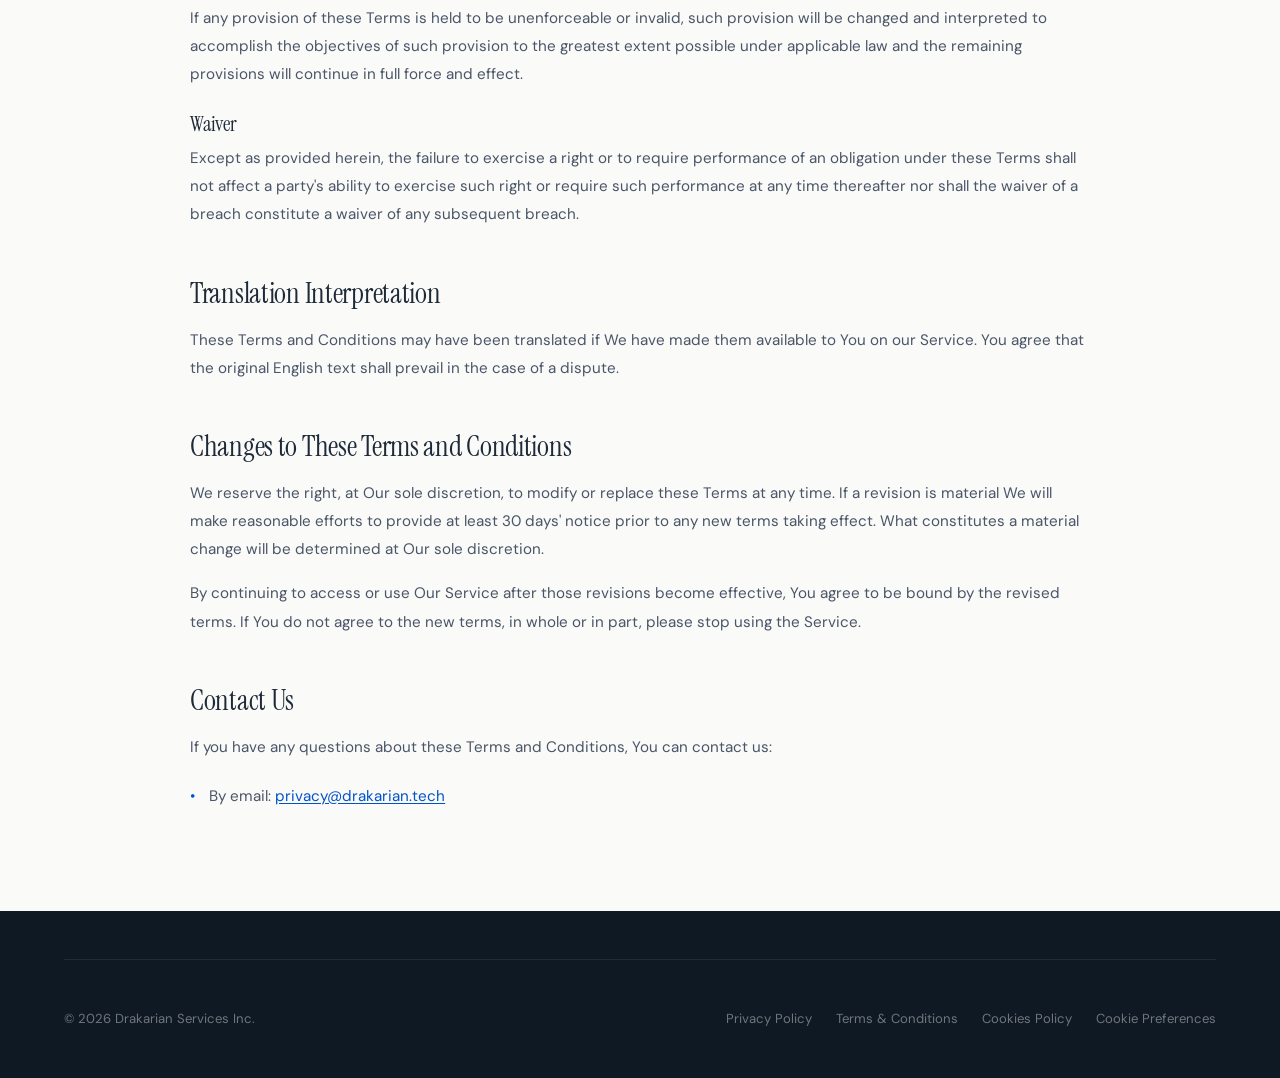
<file: terms-and-conditions.html>
<!DOCTYPE html>
<html lang="en-CA">
<head>
  <meta charset="UTF-8">
  <meta name="viewport" content="width=device-width, initial-scale=1.0">
  <title>Terms and Conditions — Drakarian Services Inc.</title>
  <meta name="description" content="Terms and Conditions for Drakarian Services Inc. — read the terms governing your use of our website and services.">
  <meta name="robots" content="index, follow">
  <link rel="canonical" href="https://drakarian.tech/terms-and-conditions.html">
  <link rel="preconnect" href="https://fonts.googleapis.com">
  <link rel="preconnect" href="https://fonts.gstatic.com" crossorigin>
  <link href="https://fonts.googleapis.com/css2?family=DM+Sans:ital,opsz,wght@0,9..40,300;0,9..40,400;0,9..40,500;0,9..40,600;1,9..40,400&family=Instrument+Serif:ital@0;1&display=swap" rel="stylesheet">
  <script>
    (function(){
      var t = localStorage.getItem('drak-theme');
      if (!t) t = window.matchMedia('(prefers-color-scheme:dark)').matches ? 'dark' : 'light';
      document.documentElement.setAttribute('data-theme', t);
    })();
  </script>
  <link rel="icon" type="image/png" href="./assets/favicon-96x96.png" sizes="96x96">
  <link rel="icon" type="image/svg+xml" href="./assets/favicon.svg">
  <link rel="shortcut icon" href="./favicon.ico">
  <link rel="apple-touch-icon" sizes="180x180" href="./assets/apple-touch-icon.png">

  <!-- Cookie Consent (GDPR / Law 25) -->
  <link rel="stylesheet" href="./assets/cookie-consent.css">

  <style>
    :root {
      --color-bg: #FAFAF8; --color-bg-alt: #F0EFEB; --color-bg-dark: #0F1923; --color-bg-dark-alt: #162231;
      --color-text: #1E2A38; --color-text-secondary: #4A5568; --color-text-light: #CBD5E0; --color-text-on-dark: #E8ECF0;
      --color-accent: #0052CC; --color-accent-hover: #003D99; --color-accent-subtle: rgba(0,82,204,0.08);
      --color-border: #D8D6D0; --color-border-light: #E8E6E2; --color-card-bg: #FFFFFF;
      --color-nav-scrolled: rgba(250,250,248,0.92); --color-stat-bg: #FFFFFF;
      --font-heading: 'Instrument Serif', Georgia, serif; --font-body: 'DM Sans', -apple-system, sans-serif;
      --container: min(1200px, 90vw); --container-narrow: min(900px, 90vw);
      --space-xs: 0.5rem; --space-sm: 1rem; --space-md: 1.5rem; --space-lg: 3rem; --space-xl: 5rem; --space-2xl: 8rem;
      --radius: 6px; --radius-lg: 12px; --transition: 0.3s cubic-bezier(0.4,0,0.2,1);
    }
    [data-theme="dark"] {
      --color-bg: #0D1117; --color-bg-alt: #151B23; --color-bg-dark: #010409; --color-bg-dark-alt: #0D1117;
      --color-text: #E6EDF3; --color-text-secondary: #8B949E; --color-text-light: #8B949E; --color-text-on-dark: #E6EDF3;
      --color-accent: #4493F8; --color-accent-hover: #6DB1FF; --color-accent-subtle: rgba(68,147,248,0.1);
      --color-border: #30363D; --color-border-light: #21262D; --color-card-bg: #151B23;
      --color-nav-scrolled: rgba(13,17,23,0.92); --color-stat-bg: #151B23;
    }
    *, *::before, *::after { box-sizing: border-box; margin: 0; padding: 0; }
    html { scroll-behavior: smooth; scroll-padding-top: 80px; font-size: 16px; }
    body { font-family: var(--font-body); color: var(--color-text); background: var(--color-bg); line-height: 1.7; font-weight: 400; -webkit-font-smoothing: antialiased; overflow-x: hidden; transition: background 0.4s ease, color 0.4s ease; }
    a { color: inherit; text-decoration: none; }
    h1, h2, h3 { font-family: var(--font-heading); font-weight: 400; line-height: 1.15; letter-spacing: -0.01em; }
    p { color: var(--color-text-secondary); transition: color 0.4s ease; }

    /* Nav */
    .nav { position:fixed; top:0; left:0; right:0; z-index:1000; padding:1rem 0; transition:all var(--transition); background:transparent; }
    .nav.scrolled { background: var(--color-nav-scrolled); backdrop-filter:blur(20px); -webkit-backdrop-filter:blur(20px); border-bottom:1px solid var(--color-border-light); padding:0.7rem 0; }
    .nav__inner { width:var(--container); margin:0 auto; display:flex; align-items:center; justify-content:space-between; }
    .nav__logo { font-family:var(--font-body); font-size:1.05rem; font-weight:600; letter-spacing:-0.02em; color:var(--color-text); }
    .nav__logo span { color:var(--color-accent); }
    .nav__links { display:flex; align-items:center; gap:2rem; list-style:none; }
    .nav__links a:not(.btn) { font-size:0.88rem; font-weight:500; color:var(--color-text-secondary); transition:color var(--transition); }
    .nav__links a:not(.btn):hover { color:var(--color-text); }
    .btn { display:inline-flex; align-items:center; gap:0.5rem; padding:0.85rem 1.8rem; border-radius:var(--radius); font-family:var(--font-body); font-size:0.9rem; font-weight:500; letter-spacing:0.02em; cursor:pointer; border:none; transition:all var(--transition); white-space:nowrap; }
    .btn--primary { background:var(--color-accent); color:#fff; }
    .btn--primary:hover { background:var(--color-accent-hover); transform:translateY(-1px); box-shadow:0 4px 20px rgba(0,82,204,0.3); }
    [data-theme="dark"] .btn--primary:hover { box-shadow:0 4px 20px rgba(68,147,248,0.25); }
    .btn svg { width:16px; height:16px; }
    .nav__toggles { display:flex; align-items:center; gap:0.6rem; }
    .theme-toggle { background:none; border:1.5px solid var(--color-border); border-radius:50px; cursor:pointer; width:42px; height:24px; position:relative; transition:all var(--transition); padding:0; flex-shrink:0; }
    .theme-toggle:hover { border-color:var(--color-accent); }
    .theme-toggle__thumb { width:16px; height:16px; border-radius:50%; background:var(--color-text); position:absolute; top:2.5px; left:3px; transition:all 0.4s cubic-bezier(0.68,-0.55,0.27,1.55); }
    [data-theme="dark"] .theme-toggle__thumb { left:21px; background:var(--color-accent); }
    .theme-toggle__icons { position:absolute; inset:0; display:flex; align-items:center; justify-content:space-between; padding:0 5px; pointer-events:none; }
    .theme-toggle__icons svg { width:11px; height:11px; opacity:0.5; }
    .theme-toggle__icons .icon-sun { stroke:#F59E0B; fill:none; }
    .theme-toggle__icons .icon-moon { stroke:#8B949E; fill:none; }
    .lang-toggle { background:none; border:1.5px solid var(--color-border); border-radius:var(--radius); cursor:pointer; padding:0.2rem 0.55rem; font-family:var(--font-body); font-size:0.72rem; font-weight:600; letter-spacing:0.06em; text-transform:uppercase; color:var(--color-text-secondary); transition:all var(--transition); line-height:1.5; flex-shrink:0; }
    .lang-toggle:hover { border-color:var(--color-accent); color:var(--color-accent); }
    .nav__right-group { display:flex; align-items:center; gap:0.6rem; }
    .nav__burger { display:none; background:none; border:none; cursor:pointer; padding:0.5rem; z-index:1001; }
    .nav__burger span { display:block; width:22px; height:1.5px; background:var(--color-text); margin:5px 0; transition:all var(--transition); }
    .nav__burger.active span:nth-child(1) { transform:rotate(45deg) translate(4px,4px); }
    .nav__burger.active span:nth-child(2) { opacity:0; }
    .nav__burger.active span:nth-child(3) { transform:rotate(-45deg) translate(5px,-5px); }
    .nav__mobile { display:none; position:fixed; inset:0; background:var(--color-bg); z-index:999; flex-direction:column; align-items:center; justify-content:center; gap:2rem; transition:background 0.4s ease; }
    .nav__mobile.active { display:flex; }
    .nav__mobile a { font-family:var(--font-heading); font-size:2rem; color:var(--color-text); }
    @media (max-width: 768px) { .nav__links { display:none; } .nav__burger { display:block; } }
    @media (min-width: 769px) { .nav__toggles--mobile { display:none !important; } }

    /* Breadcrumb */
    .breadcrumb { padding-top:calc(70px + 1.5rem); padding-bottom:0; width:var(--container); margin:0 auto; }
    .breadcrumb a { display:inline-flex; align-items:center; gap:0.35rem; font-size:0.82rem; font-weight:500; color:var(--color-text-secondary); transition:color var(--transition); }
    .breadcrumb a:hover { color:var(--color-accent); }
    .breadcrumb svg { width:14px; height:14px; }
    .breadcrumb span { font-size:0.82rem; color:var(--color-text-secondary); }

    /* Page header */
    .page-header { padding:var(--space-lg) 0 var(--space-lg); text-align:center; }
    .page-header h1 { font-size:clamp(2.2rem,4.5vw,3.2rem); margin-bottom:var(--space-sm); }

    /* Legal content */
    .policy { width:var(--container-narrow); margin:0 auto; padding:0 0 var(--space-xl); }
    .policy h2 { font-size:clamp(1.4rem,2.5vw,1.8rem); margin-top:var(--space-lg); margin-bottom:var(--space-sm); }
    .policy h3 { font-size:clamp(1.1rem,2vw,1.3rem); margin-top:var(--space-md); margin-bottom:var(--space-xs); }
    .policy p { font-size:0.95rem; line-height:1.85; margin-bottom:var(--space-sm); }
    .policy ul { list-style:none; margin-bottom:var(--space-sm); padding-left:0; }
    .policy ul li { font-size:0.95rem; line-height:1.85; color:var(--color-text-secondary); padding:0.3rem 0 0.3rem 1.2rem; position:relative; }
    .policy ul li::before { content:'\2022'; color:var(--color-accent); position:absolute; left:0; }
    .policy ul li strong { color:var(--color-text); }
    .policy a { color:var(--color-accent); text-decoration:underline; text-underline-offset:2px; }
    .policy a:hover { color:var(--color-accent-hover); }
    .policy .updated { font-size:0.88rem; color:var(--color-text-secondary); margin-bottom:var(--space-md); }

    /* Footer */
    .footer-bottom { width:var(--container); margin:0 auto; display:flex; align-items:center; justify-content:space-between; padding-top:var(--space-lg); border-top:1px solid rgba(255,255,255,0.08); position:relative; z-index:1; }
    .footer-bottom__copy { font-size:0.82rem; color:rgba(255,255,255,0.4); }
    .footer-bottom__links { display:flex; gap:1.5rem; }
    .footer-bottom__links a { font-size:0.82rem; color:rgba(255,255,255,0.4); transition:color var(--transition); }
    .footer-bottom__links a:hover { color:#fff; }
    @media (max-width: 640px) { .footer-bottom { flex-direction:column; gap:1rem; text-align:center; } }
  </style>
</head>
<body>

  <!-- ===== Navigation ===== -->
  <nav class="nav" id="nav" aria-label="Main navigation">
    <div class="nav__inner">
      <a href="./" class="nav__logo">Services <span>Drakarian</span> Inc.</a>
      <ul class="nav__links">
        <li><a href="./#services" data-i18n="nav.services">Services</a></li>
        <li><a href="./#projects" data-i18n="nav.projects">Projects</a></li>
        <li><a href="./#process" data-i18n="nav.process">Process</a></li>
        <li><a href="./#contact" data-i18n="nav.contact">Contact</a></li>
        <li>
          <div class="nav__toggles">
            <button class="theme-toggle" aria-label="Toggle dark mode">
              <div class="theme-toggle__icons">
                <svg class="icon-sun" viewBox="0 0 24 24" stroke-width="2" stroke-linecap="round"><circle cx="12" cy="12" r="5"/><path d="M12 1v2M12 21v2M4.22 4.22l1.42 1.42M18.36 18.36l1.42 1.42M1 12h2M21 12h2M4.22 19.78l1.42-1.42M18.36 5.64l1.42-1.42"/></svg>
                <svg class="icon-moon" viewBox="0 0 24 24" stroke-width="2" stroke-linecap="round"><path d="M21 12.79A9 9 0 1 1 11.21 3 7 7 0 0 0 21 12.79z"/></svg>
              </div>
              <div class="theme-toggle__thumb"></div>
            </button>
            <button class="lang-toggle">FR</button>
          </div>
        </li>
        <li><a href="./#contact" class="btn btn--primary" data-i18n="nav.cta">Book a Call</a></li>
      </ul>
      <div class="nav__right-group nav__toggles--mobile">
        <div class="nav__toggles">
          <button class="theme-toggle" aria-label="Toggle dark mode">
            <div class="theme-toggle__icons">
              <svg class="icon-sun" viewBox="0 0 24 24" stroke-width="2" stroke-linecap="round"><circle cx="12" cy="12" r="5"/><path d="M12 1v2M12 21v2M4.22 4.22l1.42 1.42M18.36 18.36l1.42 1.42M1 12h2M21 12h2M4.22 19.78l1.42-1.42M18.36 5.64l1.42-1.42"/></svg>
              <svg class="icon-moon" viewBox="0 0 24 24" stroke-width="2" stroke-linecap="round"><path d="M21 12.79A9 9 0 1 1 11.21 3 7 7 0 0 0 21 12.79z"/></svg>
            </div>
            <div class="theme-toggle__thumb"></div>
          </button>
          <button class="lang-toggle">FR</button>
        </div>
        <button class="nav__burger" id="burger" aria-label="Toggle menu"><span></span><span></span><span></span></button>
      </div>
    </div>
  </nav>
  <div class="nav__mobile" id="mobile-menu">
    <a href="./#services" class="mobile-link" data-i18n="nav.services">Services</a>
    <a href="./#projects" class="mobile-link" data-i18n="nav.projects">Projects</a>
    <a href="./#process" class="mobile-link" data-i18n="nav.process">Process</a>
    <a href="./#contact" class="mobile-link" data-i18n="nav.contact">Contact</a>
    <a href="./#contact" class="btn btn--primary mobile-link" data-i18n="nav.cta">Book a Call</a>
  </div>

  <!-- Breadcrumb -->
  <div class="breadcrumb">
    <a href="./" data-i18n="breadcrumb.home">
      <svg viewBox="0 0 24 24" fill="none" stroke="currentColor" stroke-width="2" stroke-linecap="round" stroke-linejoin="round"><path d="M19 12H5"/><path d="m12 19-7-7 7-7"/></svg>
      Home
    </a>
    <span>&nbsp;/&nbsp;</span>
    <span data-i18n="breadcrumb.page">Terms and Conditions</span>
  </div>

  <!-- Header -->
  <header class="page-header">
    <h1 data-i18n="page.h1">Terms and Conditions</h1>
  </header>

  <!-- Content -->
  <article class="policy">
    <p class="updated">Last updated: March 02, 2026</p>
    <p>Please read these terms and conditions carefully before using Our Service.</p>

    <h2>Interpretation and Definitions</h2>
    <h3>Interpretation</h3>
    <p>The words whose initial letters are capitalized have meanings defined under the following conditions. The following definitions shall have the same meaning regardless of whether they appear in singular or in plural.</p>
    <h3>Definitions</h3>
    <p>For the purposes of these Terms and Conditions:</p>
    <ul>
      <li><strong>Affiliate</strong> means an entity that controls, is controlled by, or is under common control with a party, where "control" means ownership of 50% or more of the shares, equity interest or other securities entitled to vote for election of directors or other managing authority.</li>
      <li><strong>Country</strong> refers to: Quebec, Canada</li>
      <li><strong>Company</strong> (referred to as either "the Company", "We", "Us" or "Our" in these Terms and Conditions) refers to Services Drakarian Inc., 913-1310 rue Ottawa, H3C 0W9, Montr&eacute;al, QC, Canada.</li>
      <li><strong>Device</strong> means any device that can access the Service such as a computer, a cell phone or a digital tablet.</li>
      <li><strong>Feedback</strong> means feedback, innovations or suggestions sent by You regarding the attributes, performance or features of our Service.</li>
      <li><strong>Service</strong> refers to the Website.</li>
      <li><strong>Terms and Conditions</strong> (also referred to as "Terms") means these Terms and Conditions, including any documents expressly incorporated by reference, which govern Your access to and use of the Service and form the entire agreement between You and the Company regarding the Service.</li>
      <li><strong>Third-Party Social Media Service</strong> means any services or content (including data, information, products or services) provided by a third party that is displayed, included, made available, or linked to through the Service.</li>
      <li><strong>Website</strong> refers to Services Drakarian Inc., accessible from <a href="https://www.drakarian.tech" rel="external nofollow noopener" target="_blank">www.drakarian.tech</a></li>
      <li><strong>You</strong> means the individual accessing or using the Service, or the company, or other legal entity on behalf of which such individual is accessing or using the Service, as applicable.</li>
    </ul>

    <h2>Acknowledgment</h2>
    <p>These are the Terms and Conditions governing the use of this Service and the agreement between You and the Company. These Terms and Conditions set out the rights and obligations of all users regarding the use of the Service.</p>
    <p>Your access to and use of the Service is conditioned on Your acceptance of and compliance with these Terms and Conditions. These Terms and Conditions apply to all visitors, users and others who access or use the Service.</p>
    <p>By accessing or using the Service You agree to be bound by these Terms and Conditions. If You disagree with any part of these Terms and Conditions then You may not access the Service.</p>
    <p>You represent that you are over the age of 18. The Company does not permit those under 18 to use the Service.</p>
    <p>Your access to and use of the Service is also subject to Our Privacy Policy, which describes how We collect, use, and disclose personal information. Please read Our Privacy Policy carefully before using Our Service.</p>

    <h2>Intellectual Property</h2>
    <p>The Service and its original content (excluding Content provided by You or other users), features and functionality are and will remain the exclusive property of the Company and its licensors.</p>
    <p>The Service is protected by copyright, trademark, and other laws of both the Country and foreign countries.</p>
    <p>Our trademarks and trade dress may not be used in connection with any product or service without the prior written consent of the Company.</p>

    <h2>Your Feedback to Us</h2>
    <p>You assign all rights, title and interest in any Feedback You provide the Company. If for any reason such assignment is ineffective, You agree to grant the Company a non-exclusive, perpetual, irrevocable, royalty free, worldwide right and license to use, reproduce, disclose, sub-license, distribute, modify and exploit such Feedback without restriction.</p>

    <h2>Links to Other Websites</h2>
    <p>Our Service may contain links to third-party websites or services that are not owned or controlled by the Company.</p>
    <p>The Company has no control over, and assumes no responsibility for, the content, privacy policies, or practices of any third-party websites or services. You further acknowledge and agree that the Company shall not be responsible or liable, directly or indirectly, for any damage or loss caused or alleged to be caused by or in connection with the use of or reliance on any such content, goods or services available on or through any such websites or services.</p>
    <p>We strongly advise You to read the terms and conditions and privacy policies of any third-party websites or services that You visit.</p>
    <h3>Links from a Third-Party Social Media Service</h3>
    <p>The Service may display, include, make available, or link to content or services provided by a Third-Party Social Media Service. A Third-Party Social Media Service is not owned or controlled by the Company, and the Company does not endorse or assume responsibility for any Third-Party Social Media Service.</p>
    <p>You acknowledge and agree that the Company shall not be responsible or liable, directly or indirectly, for any damage or loss caused or alleged to be caused by or in connection with Your access to or use of any Third-Party Social Media Service, including any content, goods, or services made available through them. Your use of any Third-Party Social Media Service is governed by that Third-Party Social Media Service's terms and privacy policies.</p>

    <h2>Termination</h2>
    <p>We may terminate or suspend Your access immediately, without prior notice or liability, for any reason whatsoever, including without limitation if You breach these Terms and Conditions.</p>
    <p>Upon termination, Your right to use the Service will cease immediately.</p>

    <h2>Limitation of Liability</h2>
    <p>Notwithstanding any damages that You might incur, the entire liability of the Company and any of its suppliers under any provision of these Terms and Your exclusive remedy for all of the foregoing shall be limited to the amount actually paid by You through the Service or 100 USD if You haven't purchased anything through the Service.</p>
    <p>To the maximum extent permitted by applicable law, in no event shall the Company or its suppliers be liable for any special, incidental, indirect, or consequential damages whatsoever (including, but not limited to, damages for loss of profits, loss of data or other information, for business interruption, for personal injury, loss of privacy arising out of or in any way related to the use of or inability to use the Service, third-party software and/or third-party hardware used with the Service, or otherwise in connection with any provision of these Terms), even if the Company or any supplier has been advised of the possibility of such damages and even if the remedy fails of its essential purpose.</p>
    <p>Some states do not allow the exclusion of implied warranties or limitation of liability for incidental or consequential damages, which means that some of the above limitations may not apply. In these states, each party's liability will be limited to the greatest extent permitted by law.</p>

    <h2>"AS IS" and "AS AVAILABLE" Disclaimer</h2>
    <p>The Service is provided to You "AS IS" and "AS AVAILABLE" and with all faults and defects without warranty of any kind. To the maximum extent permitted under applicable law, the Company, on its own behalf and on behalf of its Affiliates and its and their respective licensors and service providers, expressly disclaims all warranties, whether express, implied, statutory or otherwise, with respect to the Service, including all implied warranties of merchantability, fitness for a particular purpose, title and non-infringement, and warranties that may arise out of course of dealing, course of performance, usage or trade practice. Without limitation to the foregoing, the Company provides no warranty or undertaking, and makes no representation of any kind that the Service will meet Your requirements, achieve any intended results, be compatible or work with any other software, applications, systems or services, operate without interruption, meet any performance or reliability standards or be error free or that any errors or defects can or will be corrected.</p>
    <p>Without limiting the foregoing, neither the Company nor any of the company's provider makes any representation or warranty of any kind, express or implied: (i) as to the operation or availability of the Service, or the information, content, and materials or products included thereon; (ii) that the Service will be uninterrupted or error-free; (iii) as to the accuracy, reliability, or currency of any information or content provided through the Service; or (iv) that the Service, its servers, the content, or e-mails sent from or on behalf of the Company are free of viruses, scripts, trojan horses, worms, malware, timebombs or other harmful components.</p>
    <p>Some jurisdictions do not allow the exclusion of certain types of warranties or limitations on applicable statutory rights of a consumer, so some or all of the above exclusions and limitations may not apply to You. But in such a case the exclusions and limitations set forth in this section shall be applied to the greatest extent enforceable under applicable law.</p>

    <h2>Governing Law</h2>
    <p>The laws of the Country, excluding its conflicts of law rules, shall govern these Terms and Your use of the Service. Your use of the Application may also be subject to other local, state, national, or international laws.</p>

    <h2>Disputes Resolution</h2>
    <p>If You have any concern or dispute about the Service, You agree to first try to resolve the dispute informally by contacting the Company.</p>

    <h2>For European Union (EU) Users</h2>
    <p>If You are a European Union consumer, you will benefit from any mandatory provisions of the law of the country in which You are resident.</p>

    <h2>United States Legal Compliance</h2>
    <p>You represent and warrant that (i) You are not located in a country that is subject to the United States government embargo, or that has been designated by the United States government as a "terrorist supporting" country, and (ii) You are not listed on any United States government list of prohibited or restricted parties.</p>

    <h2>Severability and Waiver</h2>
    <h3>Severability</h3>
    <p>If any provision of these Terms is held to be unenforceable or invalid, such provision will be changed and interpreted to accomplish the objectives of such provision to the greatest extent possible under applicable law and the remaining provisions will continue in full force and effect.</p>
    <h3>Waiver</h3>
    <p>Except as provided herein, the failure to exercise a right or to require performance of an obligation under these Terms shall not affect a party's ability to exercise such right or require such performance at any time thereafter nor shall the waiver of a breach constitute a waiver of any subsequent breach.</p>

    <h2>Translation Interpretation</h2>
    <p>These Terms and Conditions may have been translated if We have made them available to You on our Service. You agree that the original English text shall prevail in the case of a dispute.</p>

    <h2>Changes to These Terms and Conditions</h2>
    <p>We reserve the right, at Our sole discretion, to modify or replace these Terms at any time. If a revision is material We will make reasonable efforts to provide at least 30 days' notice prior to any new terms taking effect. What constitutes a material change will be determined at Our sole discretion.</p>
    <p>By continuing to access or use Our Service after those revisions become effective, You agree to be bound by the revised terms. If You do not agree to the new terms, in whole or in part, please stop using the Service.</p>

    <h2>Contact Us</h2>
    <p>If you have any questions about these Terms and Conditions, You can contact us:</p>
    <ul>
      <li>By email: <a href="mailto:privacy@drakarian.tech">privacy@drakarian.tech</a></li>
    </ul>
  </article>

  <!-- Footer -->
  <footer style="padding:var(--space-lg) 0; background:var(--color-bg-dark);">
    <div class="footer-bottom">
      <div class="footer-bottom__copy" data-i18n="footer.copy">&copy; 2026 Drakarian Services Inc.</div>
      <div class="footer-bottom__links">
        <a href="./privacy-policy.html" data-i18n="footer.privacy">Privacy Policy</a>
        <a href="./terms-and-conditions.html" data-i18n="footer.terms">Terms &amp; Conditions</a>
        <a href="./cookie-policy.html" data-i18n="footer.cookies">Cookies Policy</a>
        <button class="cc-prefs-link">Cookie Preferences</button>
      </div>
    </div>
  </footer>

  <script>
    const T = {
      en: {
        "page.h1": "Terms and Conditions",
        "breadcrumb.home": "Home", "breadcrumb.page": "Terms and Conditions",
        "footer.copy": "\u00a9 2026 Drakarian Services Inc.",
        "footer.privacy": "Privacy Policy", "footer.terms": "Terms & Conditions", "footer.cookies": "Cookies Policy",
        "nav.services": "Services", "nav.projects": "Projects", "nav.process": "Process", "nav.contact": "Contact", "nav.cta": "Book a Call"
      },
      fr: {
        "page.h1": "Conditions d\u2019utilisation",
        "breadcrumb.home": "Accueil", "breadcrumb.page": "Conditions d\u2019utilisation",
        "footer.copy": "\u00a9 2026 Services Drakarian Inc.",
        "footer.privacy": "Politique de confidentialit\u00e9", "footer.terms": "Conditions d\u2019utilisation", "footer.cookies": "Politique de cookies",
        "nav.services": "Services", "nav.projects": "Projets", "nav.process": "Processus", "nav.contact": "Contact", "nav.cta": "R\u00e9server un appel"
      }
    };
    /* Legal page link map — EN↔FR href switching */
    const LEGAL_HREFS = {
      "footer.privacy": { en: "./privacy-policy.html", fr: "./politique-confidentialite.html" },
      "footer.terms":   { en: "./terms-and-conditions.html", fr: "./conditions-utilisation.html" },
      "footer.cookies": { en: "./cookie-policy.html", fr: "./politique-cookies.html" }
    };
    let currentLang = localStorage.getItem('drak-lang') || 'en';
    function setLanguage(lang) {
      currentLang = lang;
      localStorage.setItem('drak-lang', lang);
      document.documentElement.lang = lang === 'fr' ? 'fr-CA' : 'en-CA';
      document.querySelectorAll('[data-i18n]').forEach(el => {
        const val = T[lang][el.getAttribute('data-i18n')];
        if (!val) return;
        const svg = el.querySelector('svg');
        if (el.tagName === 'OPTION') { el.textContent = val; } else { el.innerHTML = val; if (svg) el.appendChild(svg); }
      });
      document.querySelectorAll('.lang-toggle').forEach(b => b.textContent = lang === 'en' ? 'FR' : 'EN');
      if (typeof window.cookieConsentUpdateLang === 'function') window.cookieConsentUpdateLang();
      /* Update legal page hrefs */
      Object.keys(LEGAL_HREFS).forEach(key => {
        const el = document.querySelector('[data-i18n="' + key + '"]');
        if (el) el.href = LEGAL_HREFS[key][lang];
      });
      /* Redirect to French version */
      if (lang === 'fr') { window.location.href = './conditions-utilisation.html'; }
    }
    function setTheme(theme) { document.documentElement.setAttribute('data-theme', theme); localStorage.setItem('drak-theme', theme); }
    document.addEventListener('DOMContentLoaded', () => {
      if (currentLang === 'fr') { window.location.href = './conditions-utilisation.html'; return; }
      setLanguage(currentLang);
      document.querySelectorAll('.theme-toggle').forEach(btn => btn.addEventListener('click', () => setTheme(document.documentElement.getAttribute('data-theme') === 'dark' ? 'light' : 'dark')));
      document.querySelectorAll('.lang-toggle').forEach(btn => btn.addEventListener('click', () => setLanguage(currentLang === 'en' ? 'fr' : 'en')));
      const nav = document.getElementById('nav');
      if (nav) window.addEventListener('scroll', () => nav.classList.toggle('scrolled', window.scrollY > 40));
      const burger = document.getElementById('burger');
      const mobileMenu = document.getElementById('mobile-menu');
      if (burger && mobileMenu) {
        burger.addEventListener('click', () => { burger.classList.toggle('active'); mobileMenu.classList.toggle('active'); document.body.style.overflow = mobileMenu.classList.contains('active') ? 'hidden' : ''; });
        document.querySelectorAll('.mobile-link').forEach(link => { link.addEventListener('click', () => { burger.classList.remove('active'); mobileMenu.classList.remove('active'); document.body.style.overflow = ''; }); });
      }
    });
  </script>
  <script src="./assets/cookie-consent.js"></script>
</body>
</html>
</file>
<file: assets/cookie-consent.css>
/* ===== Cookie Consent Banner ===== */
/* GDPR / Quebec Law 25 compliant cookie consent banner */

.cc-banner {
  position: fixed;
  bottom: 0;
  left: 0;
  right: 0;
  z-index: 10000;
  background: var(--color-card-bg);
  border-top: 1px solid var(--color-border-light);
  box-shadow: 0 -4px 24px rgba(0, 0, 0, 0.08);
  padding: 1.25rem 0;
  opacity: 0;
  transform: translateY(100%);
  transition: opacity 0.4s ease, transform 0.4s ease;
  pointer-events: none;
}

.cc-banner.cc-visible {
  opacity: 1;
  transform: translateY(0);
  pointer-events: auto;
}

[data-theme="dark"] .cc-banner {
  box-shadow: 0 -4px 24px rgba(0, 0, 0, 0.3);
}

.cc-banner__inner {
  width: min(1200px, 90vw);
  margin: 0 auto;
  display: flex;
  align-items: center;
  justify-content: space-between;
  gap: 1.5rem;
}

.cc-banner__text {
  font-family: var(--font-body);
  font-size: 0.88rem;
  line-height: 1.6;
  color: var(--color-text-secondary);
  flex: 1;
}

.cc-banner__actions {
  display: flex;
  align-items: center;
  gap: 0.75rem;
  flex-shrink: 0;
}

.cc-btn {
  font-family: var(--font-body);
  font-size: 0.82rem;
  font-weight: 500;
  letter-spacing: 0.02em;
  padding: 0.6rem 1.4rem;
  border-radius: var(--radius);
  cursor: pointer;
  border: none;
  transition: all 0.3s cubic-bezier(0.4, 0, 0.2, 1);
  white-space: nowrap;
}

.cc-btn--accept {
  background: var(--color-accent);
  color: #fff;
}

.cc-btn--accept:hover {
  background: var(--color-accent-hover);
  transform: translateY(-1px);
  box-shadow: 0 4px 20px rgba(0, 82, 204, 0.3);
}

[data-theme="dark"] .cc-btn--accept:hover {
  box-shadow: 0 4px 20px rgba(68, 147, 248, 0.25);
}

.cc-btn--decline {
  background: transparent;
  color: var(--color-text-secondary);
  border: 1.5px solid var(--color-border);
}

.cc-btn--decline:hover {
  border-color: var(--color-text-secondary);
  color: var(--color-text);
}

/* Calendly declined fallback message */
.calendly-fallback {
  display: flex;
  flex-direction: column;
  align-items: center;
  justify-content: center;
  text-align: center;
  padding: 2rem;
  height: 100%;
  min-height: 700px;
}

.calendly-fallback__text {
  font-family: var(--font-body);
  font-size: 0.95rem;
  line-height: 1.7;
  color: rgba(255, 255, 255, 0.5);
  max-width: 320px;
  margin-bottom: 1.25rem;
}

.calendly-fallback__link {
  display: inline-flex;
  align-items: center;
  gap: 0.5rem;
  padding: 0.7rem 1.5rem;
  background: var(--color-accent);
  color: #fff;
  border-radius: var(--radius);
  font-family: var(--font-body);
  font-size: 0.88rem;
  font-weight: 500;
  transition: all 0.3s cubic-bezier(0.4, 0, 0.2, 1);
}

.calendly-fallback__link:hover {
  background: var(--color-accent-hover);
  transform: translateY(-1px);
}

.calendly-fallback__link svg {
  width: 14px;
  height: 14px;
}

/* Footer cookie preferences link */
.cc-prefs-link {
  font-size: 0.82rem;
  color: rgba(255, 255, 255, 0.4);
  transition: color 0.3s cubic-bezier(0.4, 0, 0.2, 1);
  cursor: pointer;
  background: none;
  border: none;
  font-family: var(--font-body);
  padding: 0;
}

.cc-prefs-link:hover {
  color: #fff;
}

/* projects.html footer variant */
.footer .cc-prefs-link {
  font-size: 0.82rem;
  color: rgba(255, 255, 255, 0.4);
}

.footer .cc-prefs-link:hover {
  color: #fff;
}

@media (max-width: 640px) {
  .cc-banner__inner {
    flex-direction: column;
    text-align: center;
  }

  .cc-banner__actions {
    width: 100%;
    justify-content: center;
  }
}
</file>
